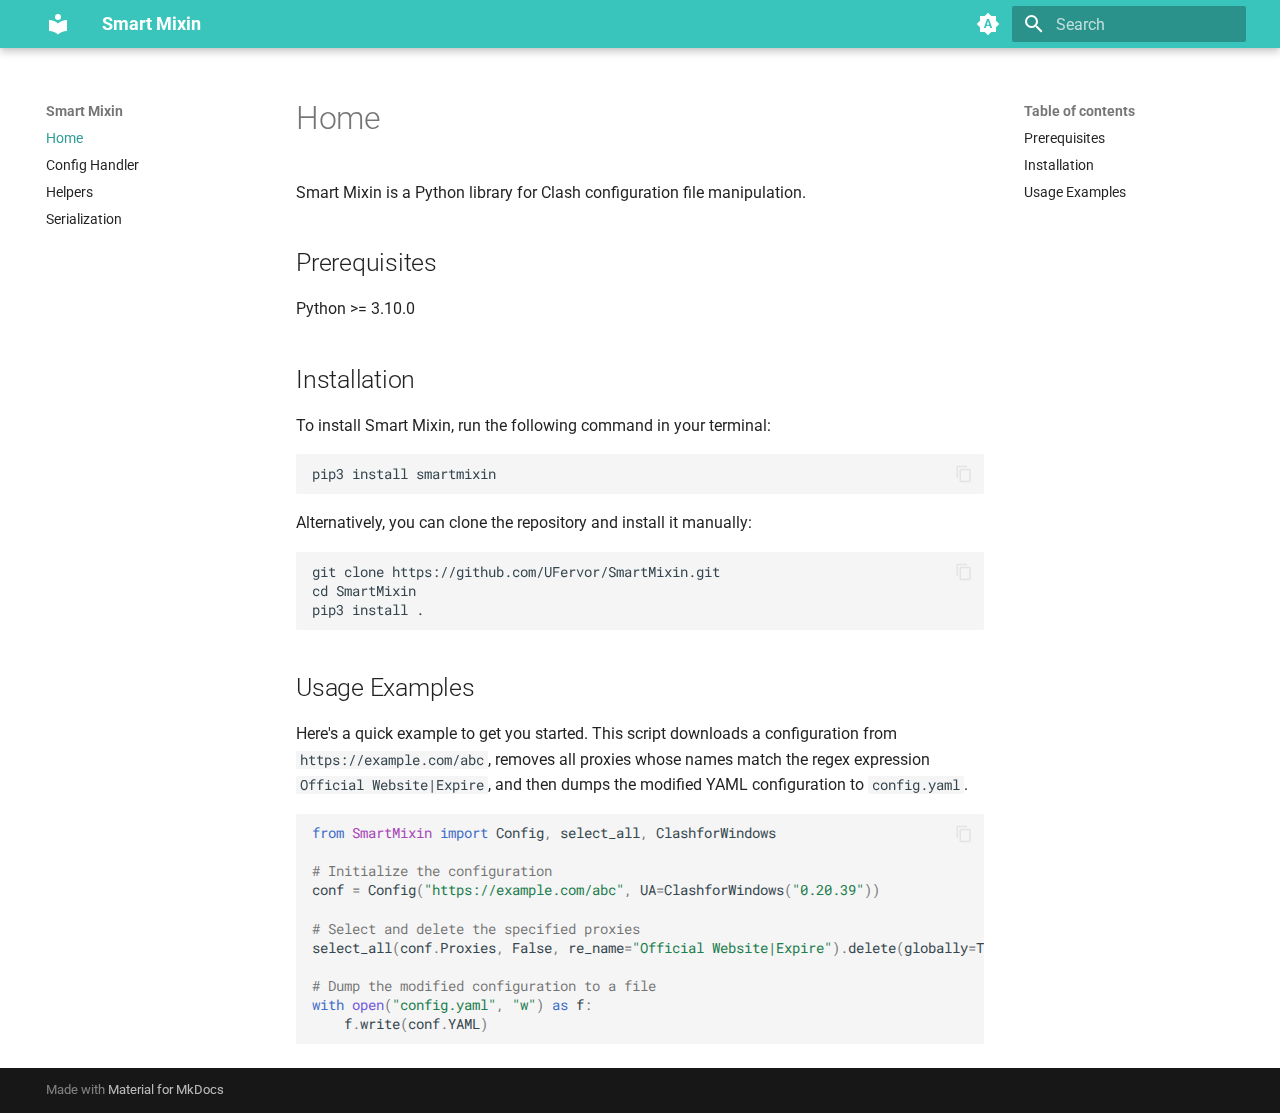
<file: index.html>
<!doctype html>
<html lang="en" class="no-js">
  <head>
    
      <meta charset="utf-8">
      <meta name="viewport" content="width=device-width,initial-scale=1">
      
      
      
      
      
        <link rel="next" href="ConfigHandler/">
      
      
      <link rel="icon" href="assets/images/favicon.png">
      <meta name="generator" content="mkdocs-1.5.3, mkdocs-material-9.5.7">
    
    
      
        <title>Smart Mixin</title>
      
    
    
      <link rel="stylesheet" href="assets/stylesheets/main.f2e4d321.min.css">
      
        
        <link rel="stylesheet" href="assets/stylesheets/palette.06af60db.min.css">
      
      


    
    
      
    
    
      
        
        
        <link rel="preconnect" href="https://fonts.gstatic.com" crossorigin>
        <link rel="stylesheet" href="https://fonts.googleapis.com/css?family=Roboto:300,300i,400,400i,700,700i%7CRoboto+Mono:400,400i,700,700i&display=fallback">
        <style>:root{--md-text-font:"Roboto";--md-code-font:"Roboto Mono"}</style>
      
    
    
      <link rel="stylesheet" href="assets/_mkdocstrings.css">
    
      <link rel="stylesheet" href="stylesheets/extra.css">
    
    <script>__md_scope=new URL(".",location),__md_hash=e=>[...e].reduce((e,_)=>(e<<5)-e+_.charCodeAt(0),0),__md_get=(e,_=localStorage,t=__md_scope)=>JSON.parse(_.getItem(t.pathname+"."+e)),__md_set=(e,_,t=localStorage,a=__md_scope)=>{try{t.setItem(a.pathname+"."+e,JSON.stringify(_))}catch(e){}}</script>
    
      

    
    
    
  </head>
  
  
    
    
      
    
    
    
    
    <body dir="ltr" data-md-color-scheme="default" data-md-color-primary="indigo" data-md-color-accent="indigo">
  
    
    <input class="md-toggle" data-md-toggle="drawer" type="checkbox" id="__drawer" autocomplete="off">
    <input class="md-toggle" data-md-toggle="search" type="checkbox" id="__search" autocomplete="off">
    <label class="md-overlay" for="__drawer"></label>
    <div data-md-component="skip">
      
        
        <a href="#home" class="md-skip">
          Skip to content
        </a>
      
    </div>
    <div data-md-component="announce">
      
    </div>
    
    
      

  

<header class="md-header md-header--shadow" data-md-component="header">
  <nav class="md-header__inner md-grid" aria-label="Header">
    <a href="." title="Smart Mixin" class="md-header__button md-logo" aria-label="Smart Mixin" data-md-component="logo">
      
  
  <svg xmlns="http://www.w3.org/2000/svg" viewBox="0 0 24 24"><path d="M12 8a3 3 0 0 0 3-3 3 3 0 0 0-3-3 3 3 0 0 0-3 3 3 3 0 0 0 3 3m0 3.54C9.64 9.35 6.5 8 3 8v11c3.5 0 6.64 1.35 9 3.54 2.36-2.19 5.5-3.54 9-3.54V8c-3.5 0-6.64 1.35-9 3.54Z"/></svg>

    </a>
    <label class="md-header__button md-icon" for="__drawer">
      
      <svg xmlns="http://www.w3.org/2000/svg" viewBox="0 0 24 24"><path d="M3 6h18v2H3V6m0 5h18v2H3v-2m0 5h18v2H3v-2Z"/></svg>
    </label>
    <div class="md-header__title" data-md-component="header-title">
      <div class="md-header__ellipsis">
        <div class="md-header__topic">
          <span class="md-ellipsis">
            Smart Mixin
          </span>
        </div>
        <div class="md-header__topic" data-md-component="header-topic">
          <span class="md-ellipsis">
            
              Home
            
          </span>
        </div>
      </div>
    </div>
    
      
        <form class="md-header__option" data-md-component="palette">
  
    
    
    
    <input class="md-option" data-md-color-media="(prefers-color-scheme)" data-md-color-scheme="default" data-md-color-primary="indigo" data-md-color-accent="indigo"  aria-label="Switch to light mode"  type="radio" name="__palette" id="__palette_0">
    
      <label class="md-header__button md-icon" title="Switch to light mode" for="__palette_1" hidden>
        <svg xmlns="http://www.w3.org/2000/svg" viewBox="0 0 24 24"><path d="m14.3 16-.7-2h-3.2l-.7 2H7.8L11 7h2l3.2 9h-1.9M20 8.69V4h-4.69L12 .69 8.69 4H4v4.69L.69 12 4 15.31V20h4.69L12 23.31 15.31 20H20v-4.69L23.31 12 20 8.69m-9.15 3.96h2.3L12 9l-1.15 3.65Z"/></svg>
      </label>
    
  
    
    
    
    <input class="md-option" data-md-color-media="(prefers-color-scheme: light)" data-md-color-scheme="default" data-md-color-primary="indigo" data-md-color-accent="indigo"  aria-label="Switch to dark mode"  type="radio" name="__palette" id="__palette_1">
    
      <label class="md-header__button md-icon" title="Switch to dark mode" for="__palette_2" hidden>
        <svg xmlns="http://www.w3.org/2000/svg" viewBox="0 0 24 24"><path d="M12 8a4 4 0 0 0-4 4 4 4 0 0 0 4 4 4 4 0 0 0 4-4 4 4 0 0 0-4-4m0 10a6 6 0 0 1-6-6 6 6 0 0 1 6-6 6 6 0 0 1 6 6 6 6 0 0 1-6 6m8-9.31V4h-4.69L12 .69 8.69 4H4v4.69L.69 12 4 15.31V20h4.69L12 23.31 15.31 20H20v-4.69L23.31 12 20 8.69Z"/></svg>
      </label>
    
  
    
    
    
    <input class="md-option" data-md-color-media="(prefers-color-scheme: dark)" data-md-color-scheme="slate" data-md-color-primary="indigo" data-md-color-accent="indigo"  aria-label="Switch to system preference"  type="radio" name="__palette" id="__palette_2">
    
      <label class="md-header__button md-icon" title="Switch to system preference" for="__palette_0" hidden>
        <svg xmlns="http://www.w3.org/2000/svg" viewBox="0 0 24 24"><path d="M12 18c-.89 0-1.74-.2-2.5-.55C11.56 16.5 13 14.42 13 12c0-2.42-1.44-4.5-3.5-5.45C10.26 6.2 11.11 6 12 6a6 6 0 0 1 6 6 6 6 0 0 1-6 6m8-9.31V4h-4.69L12 .69 8.69 4H4v4.69L.69 12 4 15.31V20h4.69L12 23.31 15.31 20H20v-4.69L23.31 12 20 8.69Z"/></svg>
      </label>
    
  
</form>
      
    
    
      <script>var media,input,key,value,palette=__md_get("__palette");if(palette&&palette.color){"(prefers-color-scheme)"===palette.color.media&&(media=matchMedia("(prefers-color-scheme: light)"),input=document.querySelector(media.matches?"[data-md-color-media='(prefers-color-scheme: light)']":"[data-md-color-media='(prefers-color-scheme: dark)']"),palette.color.media=input.getAttribute("data-md-color-media"),palette.color.scheme=input.getAttribute("data-md-color-scheme"),palette.color.primary=input.getAttribute("data-md-color-primary"),palette.color.accent=input.getAttribute("data-md-color-accent"));for([key,value]of Object.entries(palette.color))document.body.setAttribute("data-md-color-"+key,value)}</script>
    
    
    
      <label class="md-header__button md-icon" for="__search">
        
        <svg xmlns="http://www.w3.org/2000/svg" viewBox="0 0 24 24"><path d="M9.5 3A6.5 6.5 0 0 1 16 9.5c0 1.61-.59 3.09-1.56 4.23l.27.27h.79l5 5-1.5 1.5-5-5v-.79l-.27-.27A6.516 6.516 0 0 1 9.5 16 6.5 6.5 0 0 1 3 9.5 6.5 6.5 0 0 1 9.5 3m0 2C7 5 5 7 5 9.5S7 14 9.5 14 14 12 14 9.5 12 5 9.5 5Z"/></svg>
      </label>
      <div class="md-search" data-md-component="search" role="dialog">
  <label class="md-search__overlay" for="__search"></label>
  <div class="md-search__inner" role="search">
    <form class="md-search__form" name="search">
      <input type="text" class="md-search__input" name="query" aria-label="Search" placeholder="Search" autocapitalize="off" autocorrect="off" autocomplete="off" spellcheck="false" data-md-component="search-query" required>
      <label class="md-search__icon md-icon" for="__search">
        
        <svg xmlns="http://www.w3.org/2000/svg" viewBox="0 0 24 24"><path d="M9.5 3A6.5 6.5 0 0 1 16 9.5c0 1.61-.59 3.09-1.56 4.23l.27.27h.79l5 5-1.5 1.5-5-5v-.79l-.27-.27A6.516 6.516 0 0 1 9.5 16 6.5 6.5 0 0 1 3 9.5 6.5 6.5 0 0 1 9.5 3m0 2C7 5 5 7 5 9.5S7 14 9.5 14 14 12 14 9.5 12 5 9.5 5Z"/></svg>
        
        <svg xmlns="http://www.w3.org/2000/svg" viewBox="0 0 24 24"><path d="M20 11v2H8l5.5 5.5-1.42 1.42L4.16 12l7.92-7.92L13.5 5.5 8 11h12Z"/></svg>
      </label>
      <nav class="md-search__options" aria-label="Search">
        
        <button type="reset" class="md-search__icon md-icon" title="Clear" aria-label="Clear" tabindex="-1">
          
          <svg xmlns="http://www.w3.org/2000/svg" viewBox="0 0 24 24"><path d="M19 6.41 17.59 5 12 10.59 6.41 5 5 6.41 10.59 12 5 17.59 6.41 19 12 13.41 17.59 19 19 17.59 13.41 12 19 6.41Z"/></svg>
        </button>
      </nav>
      
    </form>
    <div class="md-search__output">
      <div class="md-search__scrollwrap" data-md-scrollfix>
        <div class="md-search-result" data-md-component="search-result">
          <div class="md-search-result__meta">
            Initializing search
          </div>
          <ol class="md-search-result__list" role="presentation"></ol>
        </div>
      </div>
    </div>
  </div>
</div>
    
    
  </nav>
  
</header>
    
    <div class="md-container" data-md-component="container">
      
      
        
          
        
      
      <main class="md-main" data-md-component="main">
        <div class="md-main__inner md-grid">
          
            
              
              <div class="md-sidebar md-sidebar--primary" data-md-component="sidebar" data-md-type="navigation" >
                <div class="md-sidebar__scrollwrap">
                  <div class="md-sidebar__inner">
                    



<nav class="md-nav md-nav--primary" aria-label="Navigation" data-md-level="0">
  <label class="md-nav__title" for="__drawer">
    <a href="." title="Smart Mixin" class="md-nav__button md-logo" aria-label="Smart Mixin" data-md-component="logo">
      
  
  <svg xmlns="http://www.w3.org/2000/svg" viewBox="0 0 24 24"><path d="M12 8a3 3 0 0 0 3-3 3 3 0 0 0-3-3 3 3 0 0 0-3 3 3 3 0 0 0 3 3m0 3.54C9.64 9.35 6.5 8 3 8v11c3.5 0 6.64 1.35 9 3.54 2.36-2.19 5.5-3.54 9-3.54V8c-3.5 0-6.64 1.35-9 3.54Z"/></svg>

    </a>
    Smart Mixin
  </label>
  
  <ul class="md-nav__list" data-md-scrollfix>
    
      
      
  
  
    
  
  
  
    <li class="md-nav__item md-nav__item--active">
      
      <input class="md-nav__toggle md-toggle" type="checkbox" id="__toc">
      
      
        
      
      
        <label class="md-nav__link md-nav__link--active" for="__toc">
          
  
  <span class="md-ellipsis">
    Home
  </span>
  

          <span class="md-nav__icon md-icon"></span>
        </label>
      
      <a href="." class="md-nav__link md-nav__link--active">
        
  
  <span class="md-ellipsis">
    Home
  </span>
  

      </a>
      
        

<nav class="md-nav md-nav--secondary" aria-label="Table of contents">
  
  
  
    
  
  
    <label class="md-nav__title" for="__toc">
      <span class="md-nav__icon md-icon"></span>
      Table of contents
    </label>
    <ul class="md-nav__list" data-md-component="toc" data-md-scrollfix>
      
        <li class="md-nav__item">
  <a href="#prerequisites" class="md-nav__link">
    <span class="md-ellipsis">
      Prerequisites
    </span>
  </a>
  
</li>
      
        <li class="md-nav__item">
  <a href="#installation" class="md-nav__link">
    <span class="md-ellipsis">
      Installation
    </span>
  </a>
  
</li>
      
        <li class="md-nav__item">
  <a href="#usage-examples" class="md-nav__link">
    <span class="md-ellipsis">
      Usage Examples
    </span>
  </a>
  
</li>
      
    </ul>
  
</nav>
      
    </li>
  

    
      
      
  
  
  
  
    <li class="md-nav__item">
      <a href="ConfigHandler/" class="md-nav__link">
        
  
  <span class="md-ellipsis">
    Config Handler
  </span>
  

      </a>
    </li>
  

    
      
      
  
  
  
  
    <li class="md-nav__item">
      <a href="Helpers/" class="md-nav__link">
        
  
  <span class="md-ellipsis">
    Helpers
  </span>
  

      </a>
    </li>
  

    
      
      
  
  
  
  
    <li class="md-nav__item">
      <a href="Serialization/" class="md-nav__link">
        
  
  <span class="md-ellipsis">
    Serialization
  </span>
  

      </a>
    </li>
  

    
  </ul>
</nav>
                  </div>
                </div>
              </div>
            
            
              
              <div class="md-sidebar md-sidebar--secondary" data-md-component="sidebar" data-md-type="toc" >
                <div class="md-sidebar__scrollwrap">
                  <div class="md-sidebar__inner">
                    

<nav class="md-nav md-nav--secondary" aria-label="Table of contents">
  
  
  
    
  
  
    <label class="md-nav__title" for="__toc">
      <span class="md-nav__icon md-icon"></span>
      Table of contents
    </label>
    <ul class="md-nav__list" data-md-component="toc" data-md-scrollfix>
      
        <li class="md-nav__item">
  <a href="#prerequisites" class="md-nav__link">
    <span class="md-ellipsis">
      Prerequisites
    </span>
  </a>
  
</li>
      
        <li class="md-nav__item">
  <a href="#installation" class="md-nav__link">
    <span class="md-ellipsis">
      Installation
    </span>
  </a>
  
</li>
      
        <li class="md-nav__item">
  <a href="#usage-examples" class="md-nav__link">
    <span class="md-ellipsis">
      Usage Examples
    </span>
  </a>
  
</li>
      
    </ul>
  
</nav>
                  </div>
                </div>
              </div>
            
          
          
            <div class="md-content" data-md-component="content">
              <article class="md-content__inner md-typeset">
                
                  


<h1 id="home">Home</h1>
<p>Smart Mixin is a Python library for Clash configuration file manipulation.</p>
<h2 id="prerequisites">Prerequisites</h2>
<p>Python &gt;= 3.10.0</p>
<h2 id="installation">Installation</h2>
<p>To install Smart Mixin, run the following command in your terminal:</p>
<div class="language-text highlight"><pre><span></span><code><span id="__span-0-1"><a id="__codelineno-0-1" name="__codelineno-0-1" href="#__codelineno-0-1"></a>pip3 install smartmixin
</span></code></pre></div>
<p>Alternatively, you can clone the repository and install it manually:</p>
<div class="language-text highlight"><pre><span></span><code><span id="__span-1-1"><a id="__codelineno-1-1" name="__codelineno-1-1" href="#__codelineno-1-1"></a>git clone https://github.com/UFervor/SmartMixin.git
</span><span id="__span-1-2"><a id="__codelineno-1-2" name="__codelineno-1-2" href="#__codelineno-1-2"></a>cd SmartMixin
</span><span id="__span-1-3"><a id="__codelineno-1-3" name="__codelineno-1-3" href="#__codelineno-1-3"></a>pip3 install .
</span></code></pre></div>
<h2 id="usage-examples">Usage Examples</h2>
<p>Here's a quick example to get you started. This script downloads a configuration from <code>https://example.com/abc</code>, removes all proxies whose names match the regex expression <code>Official Website|Expire</code>, and then dumps the modified YAML configuration to <code>config.yaml</code>.</p>
<div class="language-python highlight"><pre><span></span><code><span id="__span-2-1"><a id="__codelineno-2-1" name="__codelineno-2-1" href="#__codelineno-2-1"></a><span class="kn">from</span> <span class="nn">SmartMixin</span> <span class="kn">import</span> <span class="n">Config</span><span class="p">,</span> <span class="n">select_all</span><span class="p">,</span> <span class="n">ClashforWindows</span>
</span><span id="__span-2-2"><a id="__codelineno-2-2" name="__codelineno-2-2" href="#__codelineno-2-2"></a>
</span><span id="__span-2-3"><a id="__codelineno-2-3" name="__codelineno-2-3" href="#__codelineno-2-3"></a><span class="c1"># Initialize the configuration</span>
</span><span id="__span-2-4"><a id="__codelineno-2-4" name="__codelineno-2-4" href="#__codelineno-2-4"></a><span class="n">conf</span> <span class="o">=</span> <span class="n">Config</span><span class="p">(</span><span class="s2">&quot;https://example.com/abc&quot;</span><span class="p">,</span> <span class="n">UA</span><span class="o">=</span><span class="n">ClashforWindows</span><span class="p">(</span><span class="s2">&quot;0.20.39&quot;</span><span class="p">))</span>
</span><span id="__span-2-5"><a id="__codelineno-2-5" name="__codelineno-2-5" href="#__codelineno-2-5"></a>
</span><span id="__span-2-6"><a id="__codelineno-2-6" name="__codelineno-2-6" href="#__codelineno-2-6"></a><span class="c1"># Select and delete the specified proxies</span>
</span><span id="__span-2-7"><a id="__codelineno-2-7" name="__codelineno-2-7" href="#__codelineno-2-7"></a><span class="n">select_all</span><span class="p">(</span><span class="n">conf</span><span class="o">.</span><span class="n">Proxies</span><span class="p">,</span> <span class="kc">False</span><span class="p">,</span> <span class="n">re_name</span><span class="o">=</span><span class="s2">&quot;Official Website|Expire&quot;</span><span class="p">)</span><span class="o">.</span><span class="n">delete</span><span class="p">(</span><span class="n">globally</span><span class="o">=</span><span class="kc">True</span><span class="p">)</span>
</span><span id="__span-2-8"><a id="__codelineno-2-8" name="__codelineno-2-8" href="#__codelineno-2-8"></a>
</span><span id="__span-2-9"><a id="__codelineno-2-9" name="__codelineno-2-9" href="#__codelineno-2-9"></a><span class="c1"># Dump the modified configuration to a file</span>
</span><span id="__span-2-10"><a id="__codelineno-2-10" name="__codelineno-2-10" href="#__codelineno-2-10"></a><span class="k">with</span> <span class="nb">open</span><span class="p">(</span><span class="s2">&quot;config.yaml&quot;</span><span class="p">,</span> <span class="s2">&quot;w&quot;</span><span class="p">)</span> <span class="k">as</span> <span class="n">f</span><span class="p">:</span>
</span><span id="__span-2-11"><a id="__codelineno-2-11" name="__codelineno-2-11" href="#__codelineno-2-11"></a>    <span class="n">f</span><span class="o">.</span><span class="n">write</span><span class="p">(</span><span class="n">conf</span><span class="o">.</span><span class="n">YAML</span><span class="p">)</span>
</span></code></pre></div>












                
              </article>
            </div>
          
          
<script>var target=document.getElementById(location.hash.slice(1));target&&target.name&&(target.checked=target.name.startsWith("__tabbed_"))</script>
        </div>
        
      </main>
      
        <footer class="md-footer">
  
  <div class="md-footer-meta md-typeset">
    <div class="md-footer-meta__inner md-grid">
      <div class="md-copyright">
  
  
    Made with
    <a href="https://squidfunk.github.io/mkdocs-material/" target="_blank" rel="noopener">
      Material for MkDocs
    </a>
  
</div>
      
    </div>
  </div>
</footer>
      
    </div>
    <div class="md-dialog" data-md-component="dialog">
      <div class="md-dialog__inner md-typeset"></div>
    </div>
    
    
    <script id="__config" type="application/json">{"base": ".", "features": ["content.code.copy"], "search": "assets/javascripts/workers/search.b8dbb3d2.min.js", "translations": {"clipboard.copied": "Copied to clipboard", "clipboard.copy": "Copy to clipboard", "search.result.more.one": "1 more on this page", "search.result.more.other": "# more on this page", "search.result.none": "No matching documents", "search.result.one": "1 matching document", "search.result.other": "# matching documents", "search.result.placeholder": "Type to start searching", "search.result.term.missing": "Missing", "select.version": "Select version"}}</script>
    
    
      <script src="assets/javascripts/bundle.caa56a14.min.js"></script>
      
    
  </body>
</html>
</file>
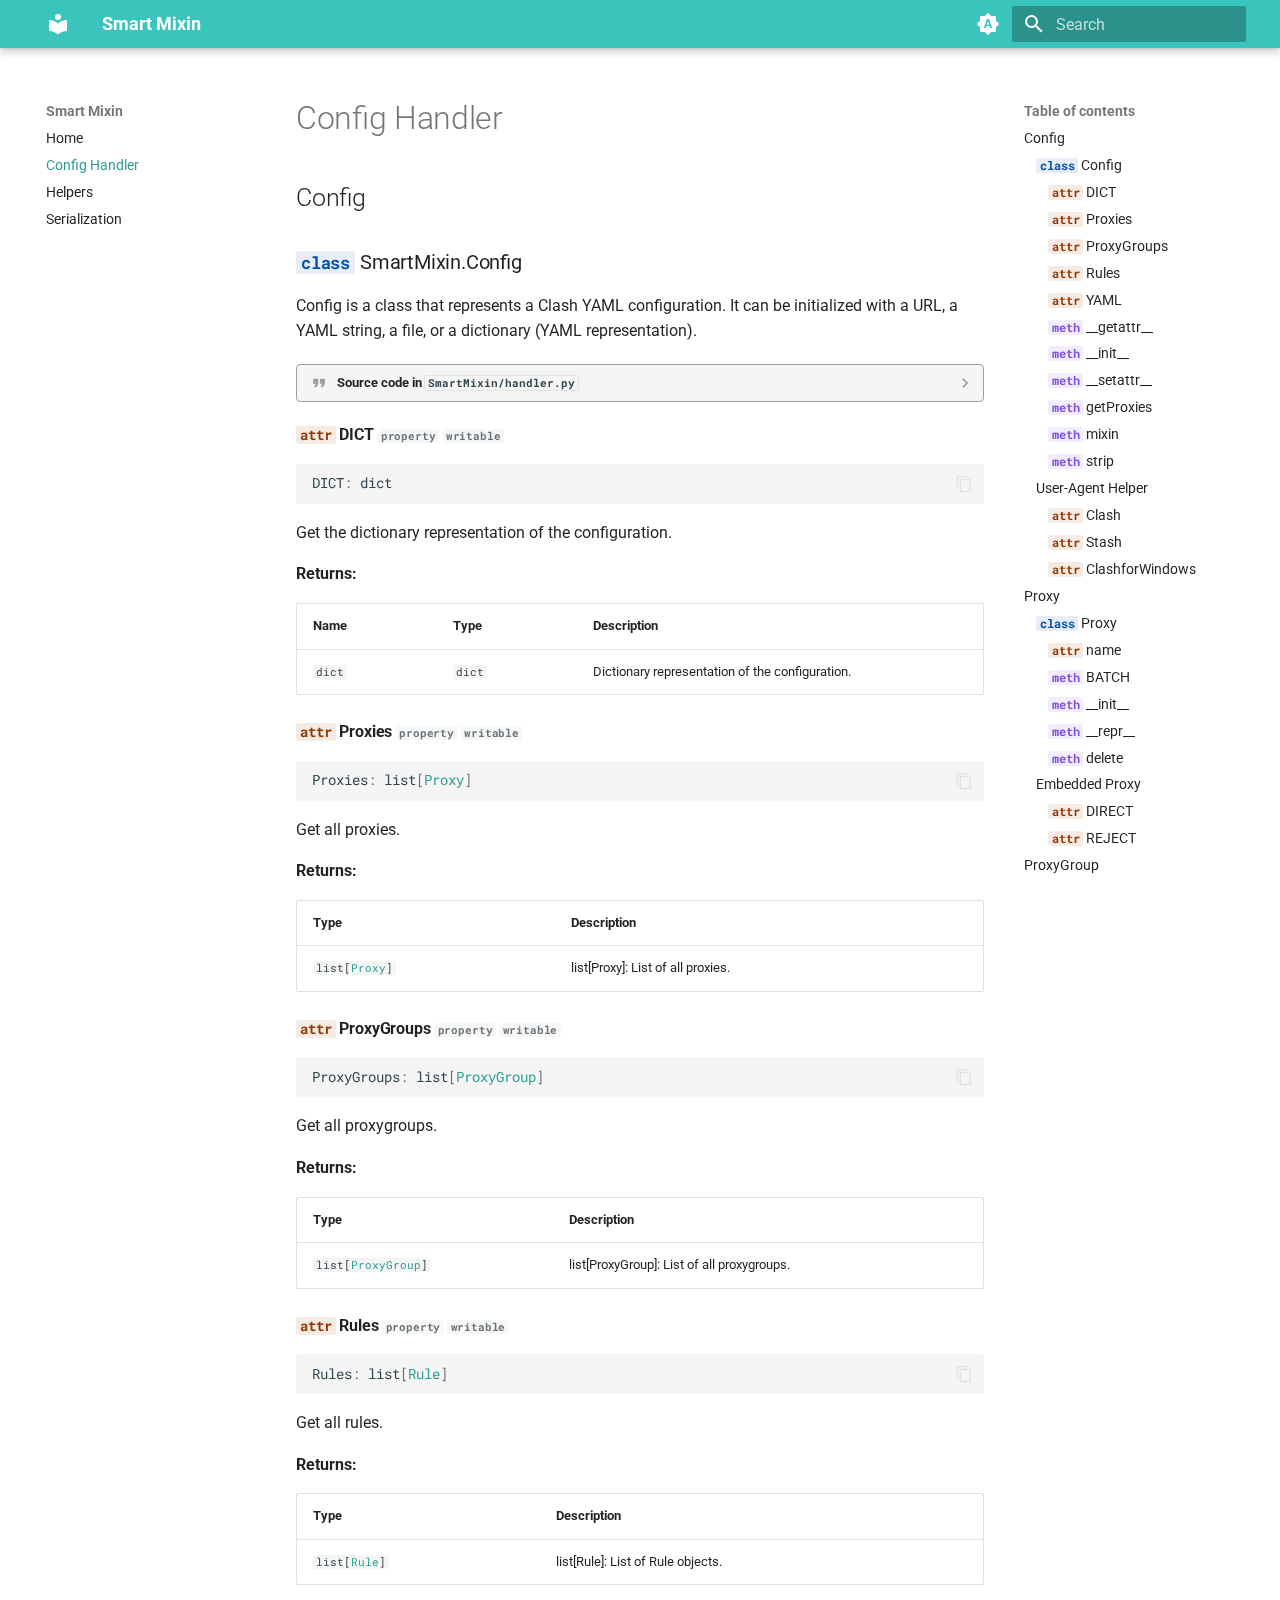
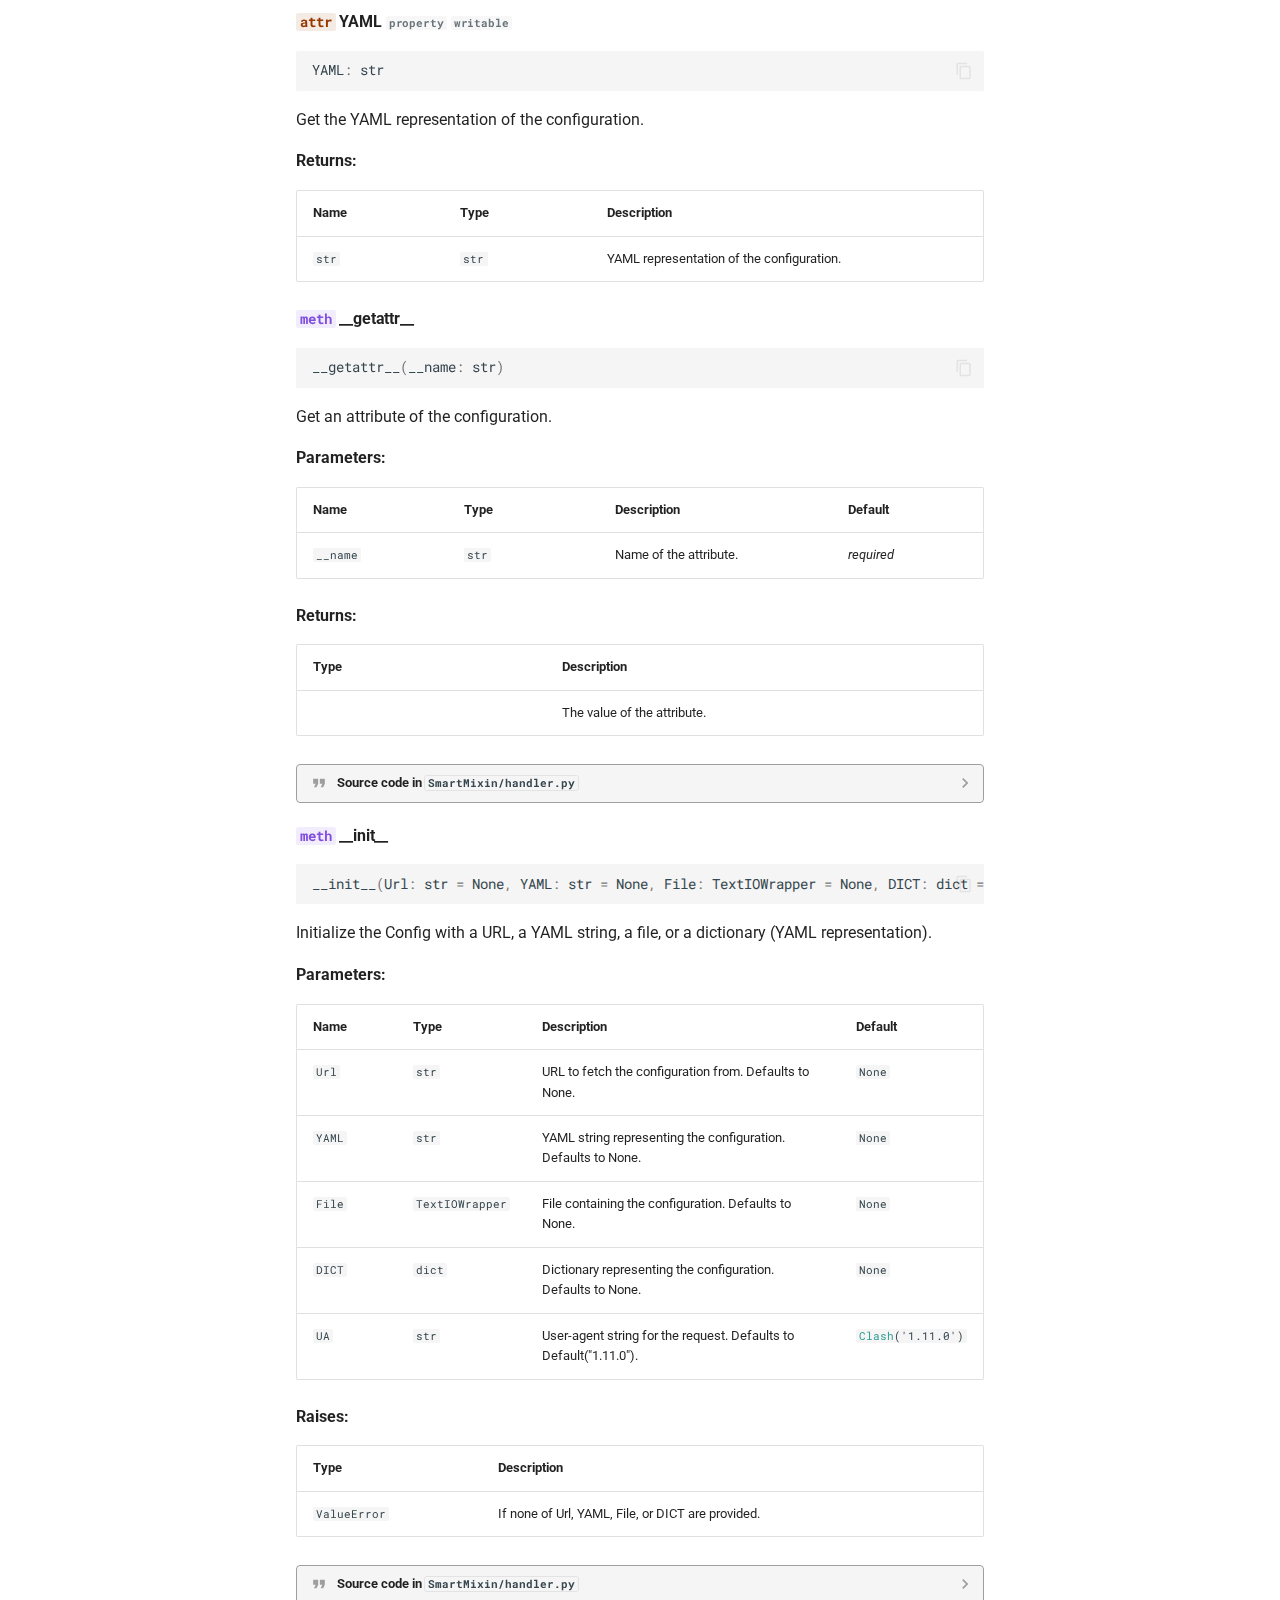
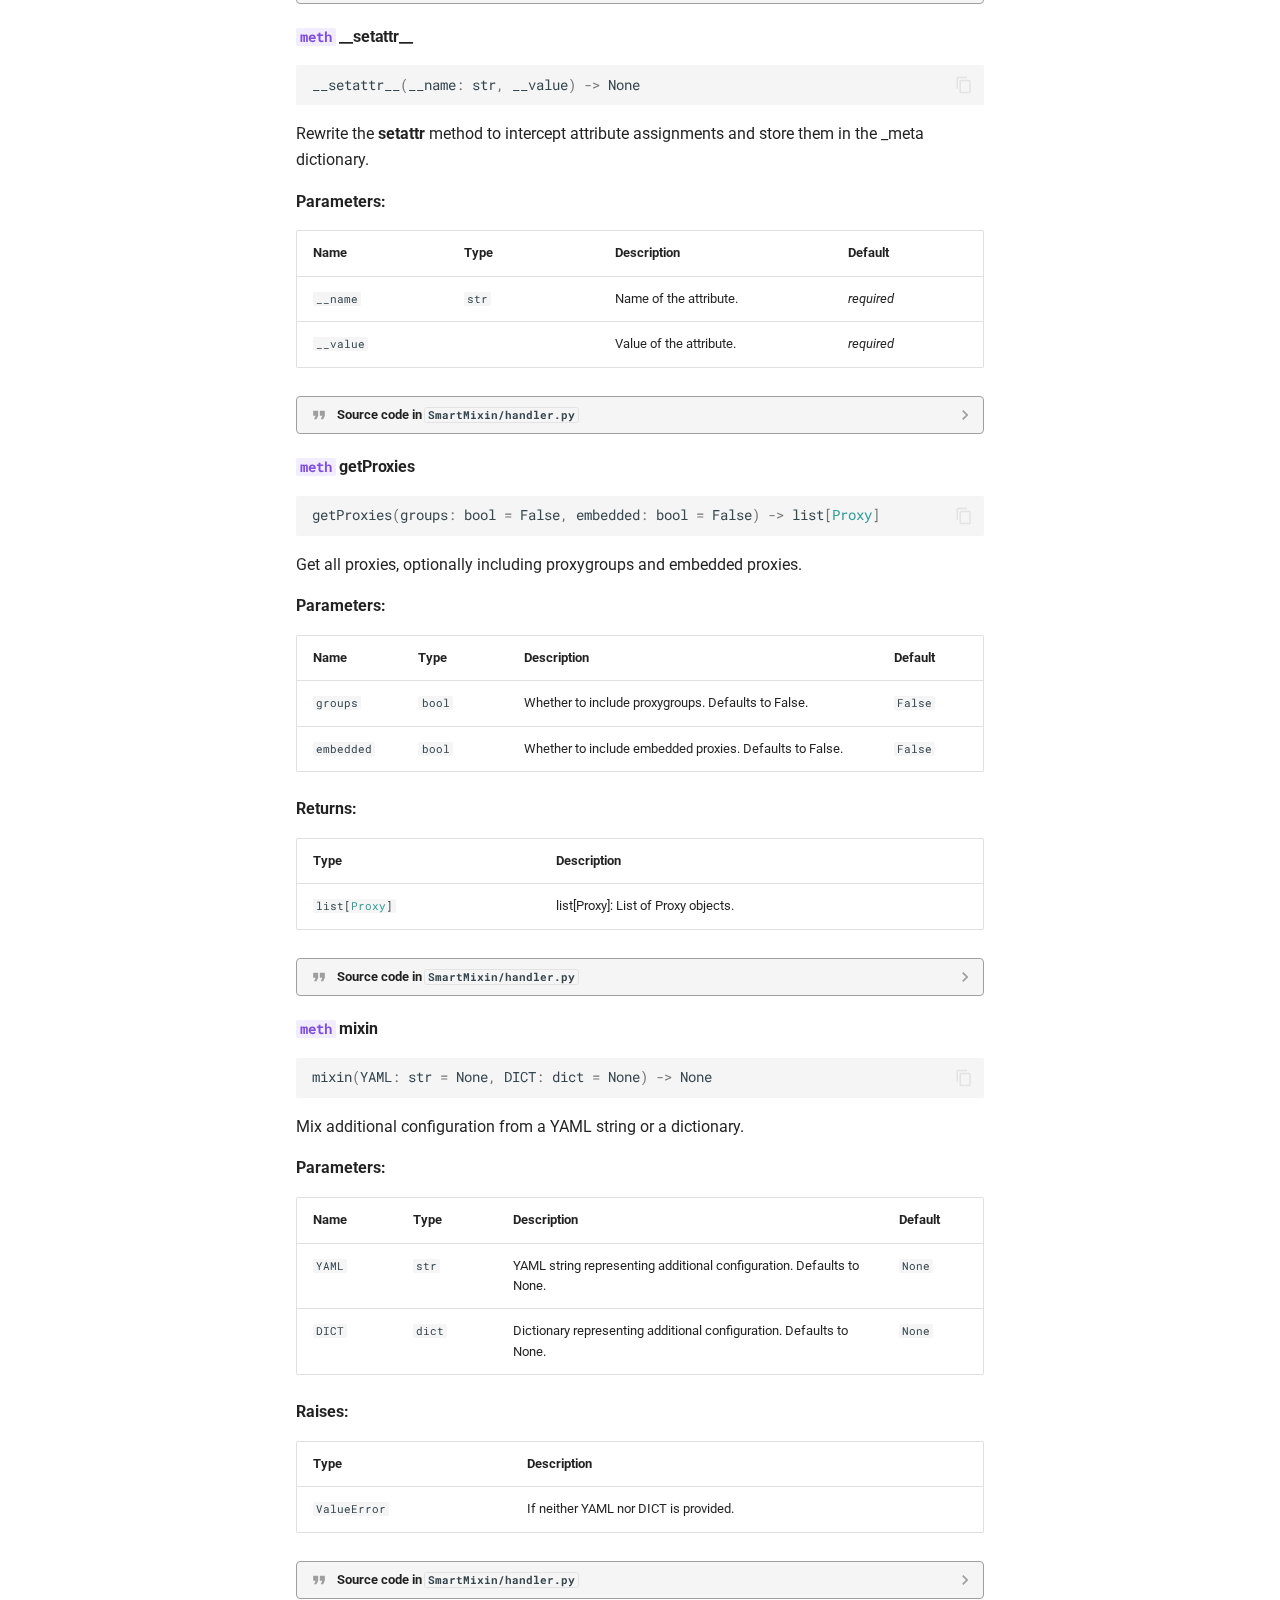
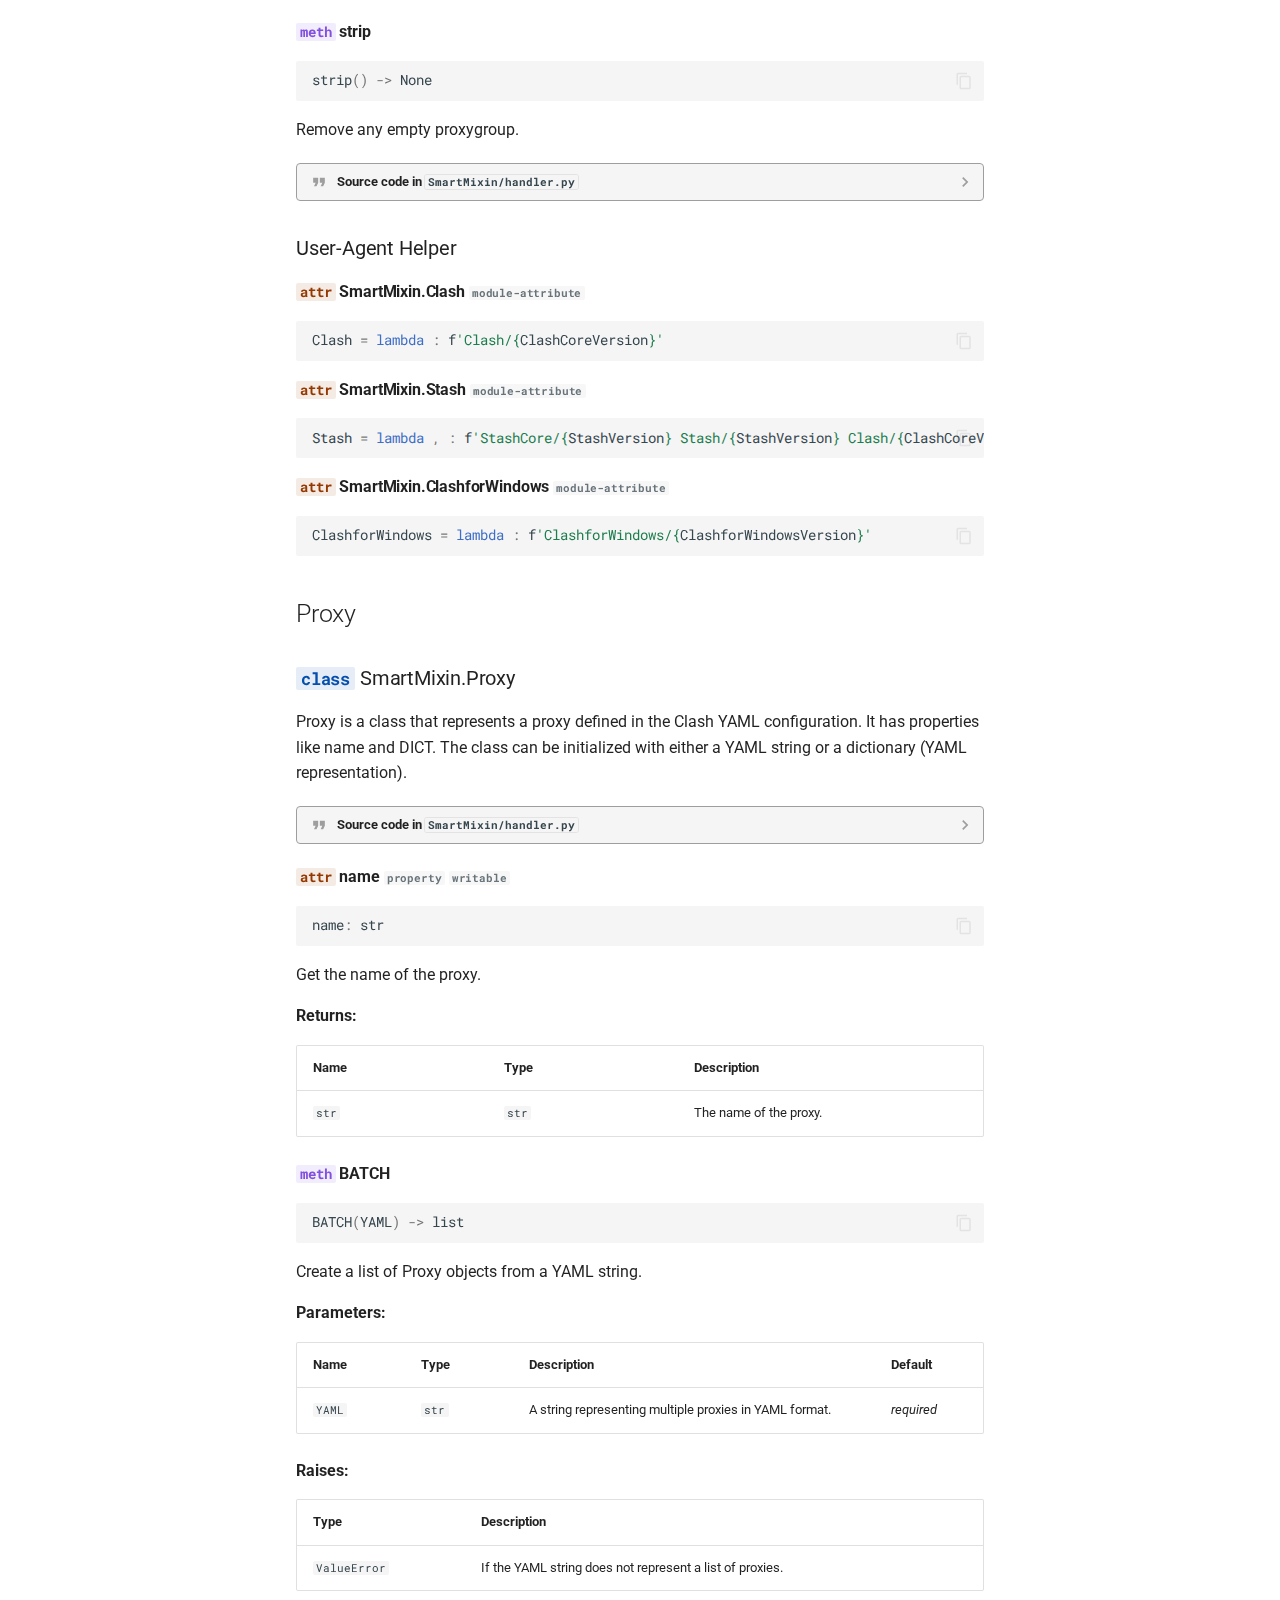
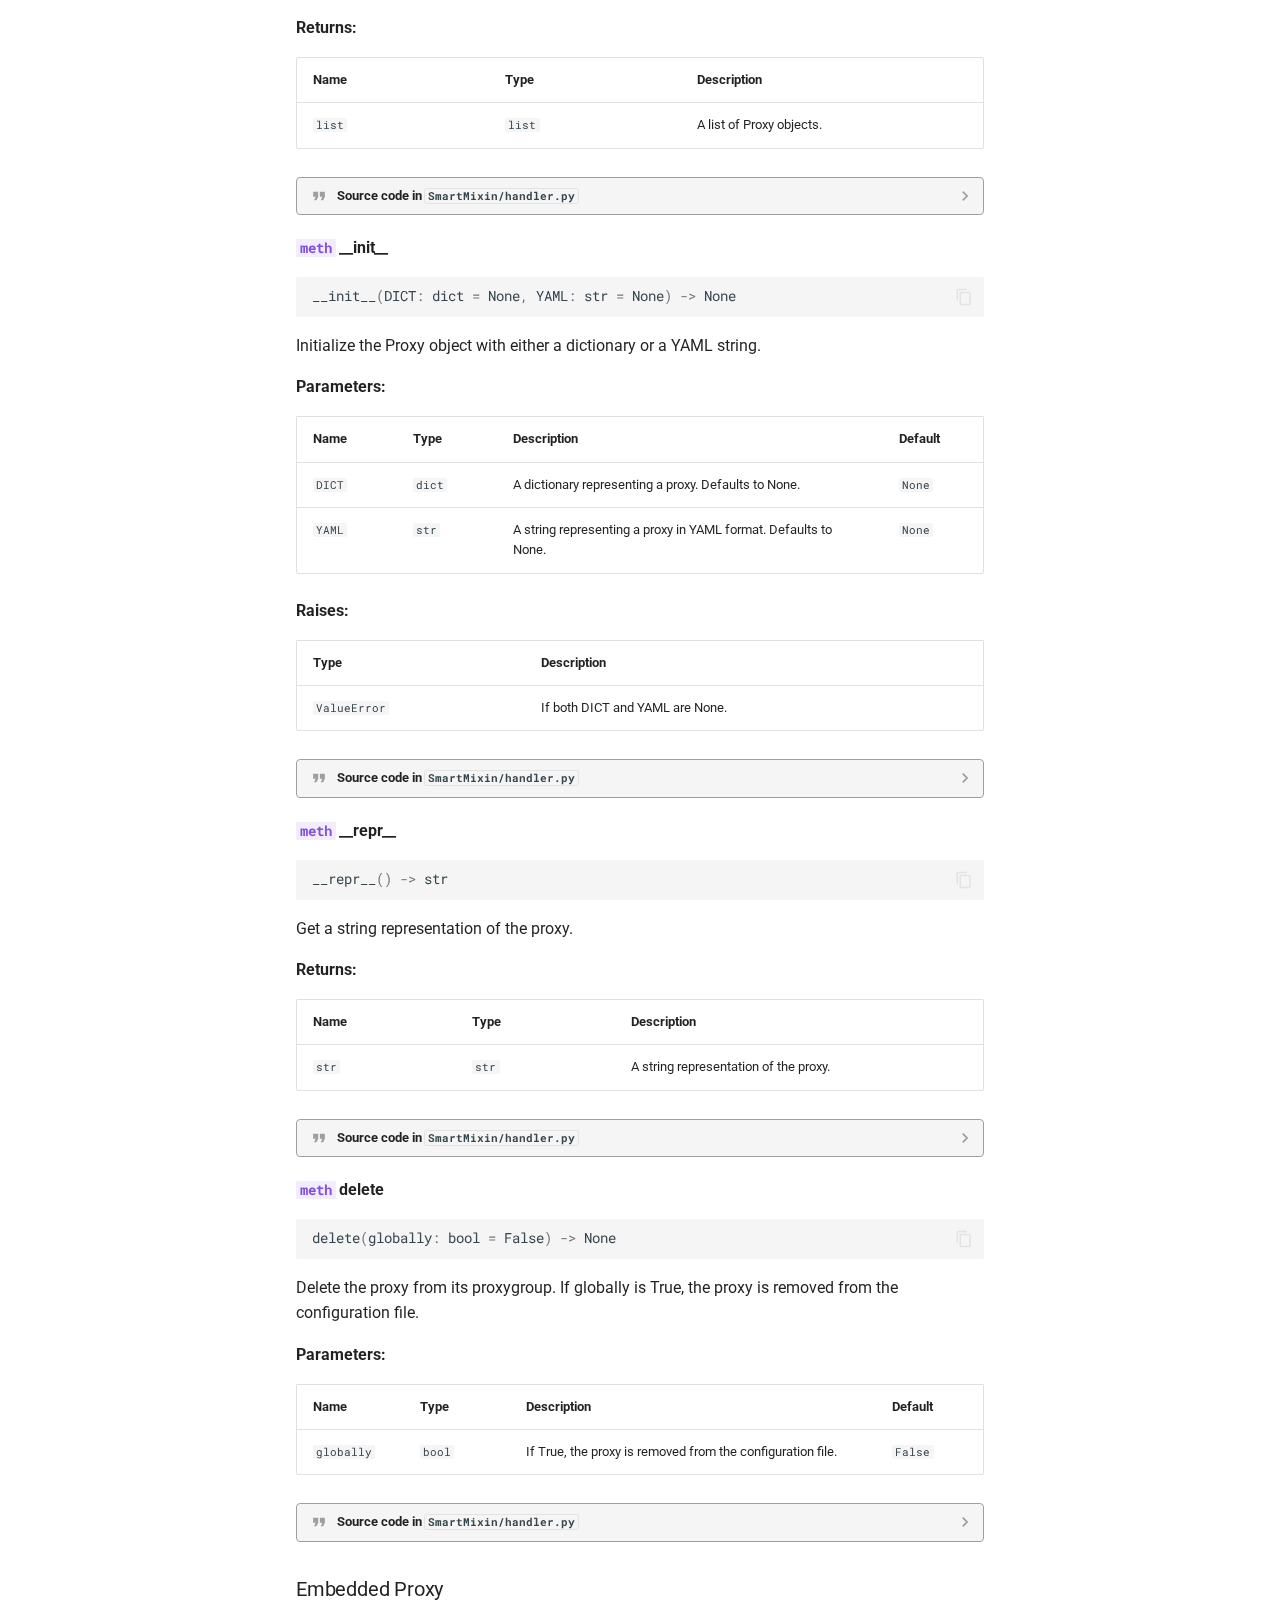
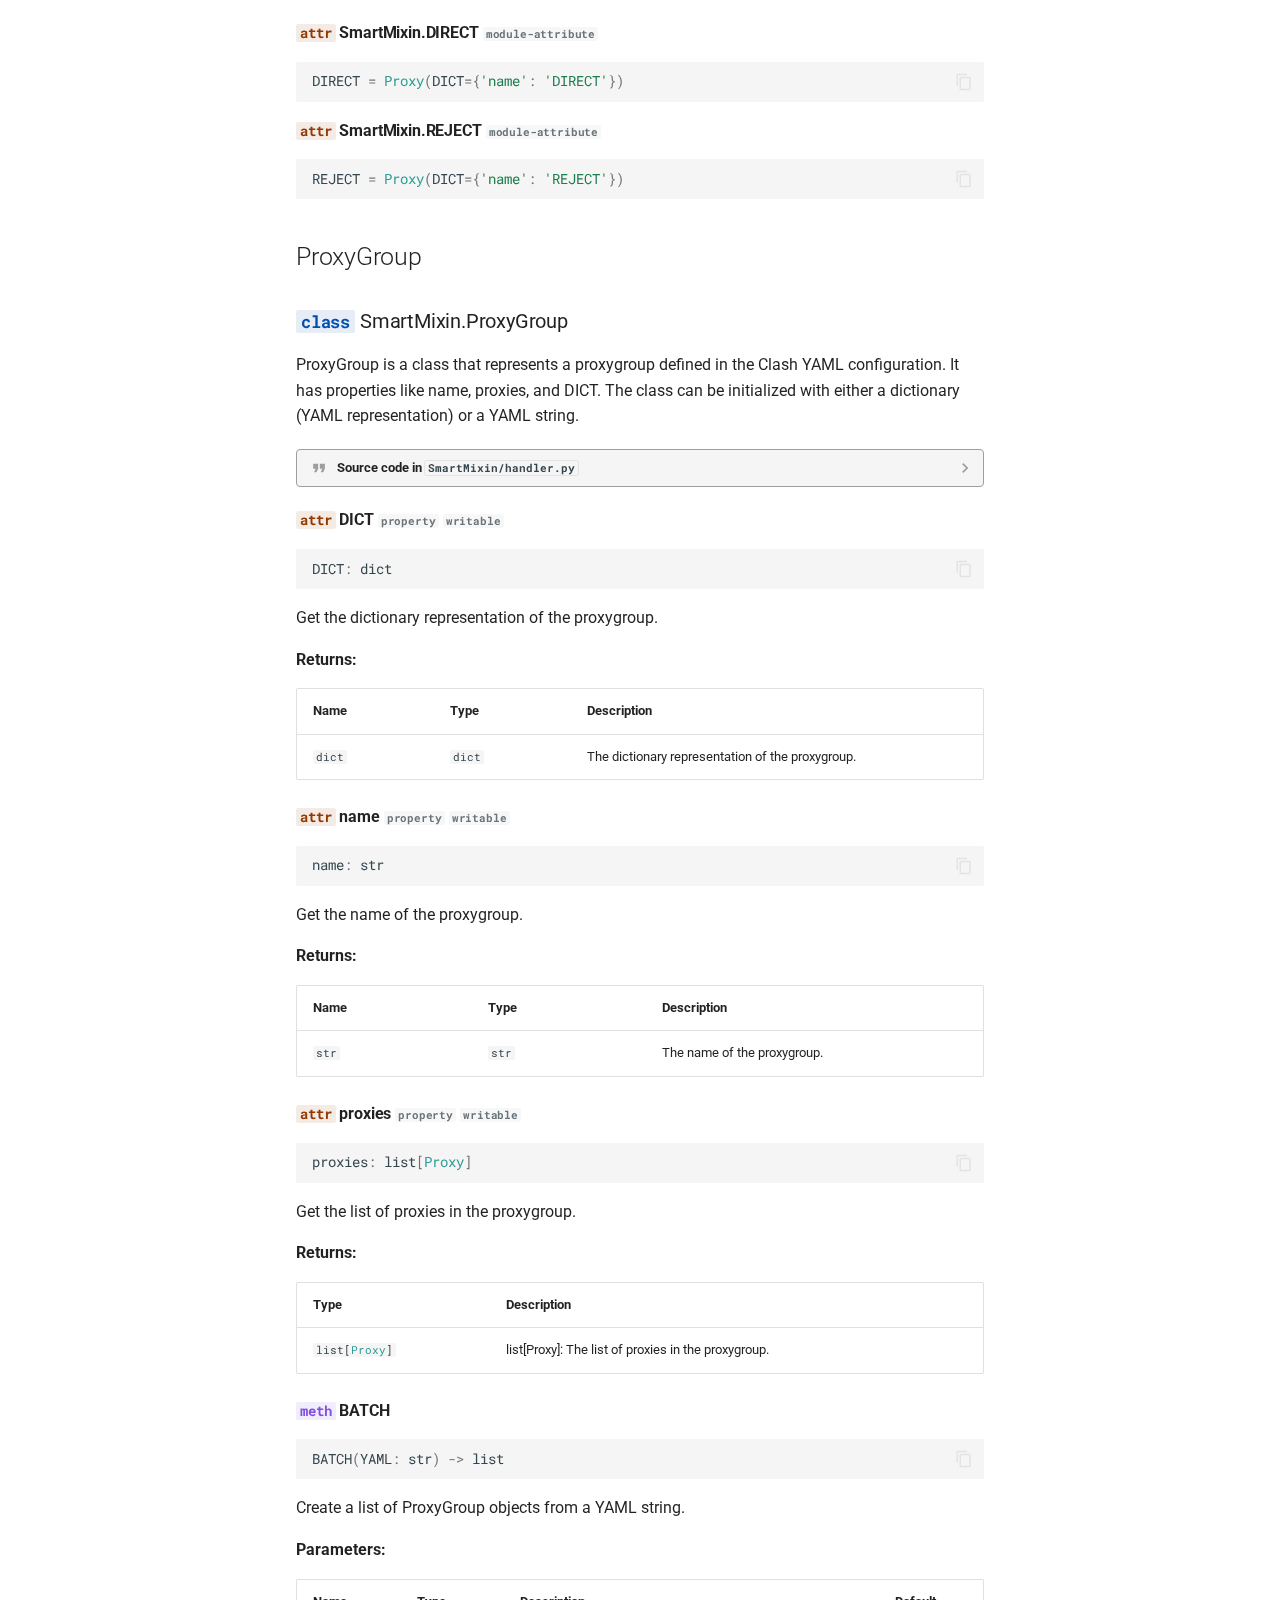
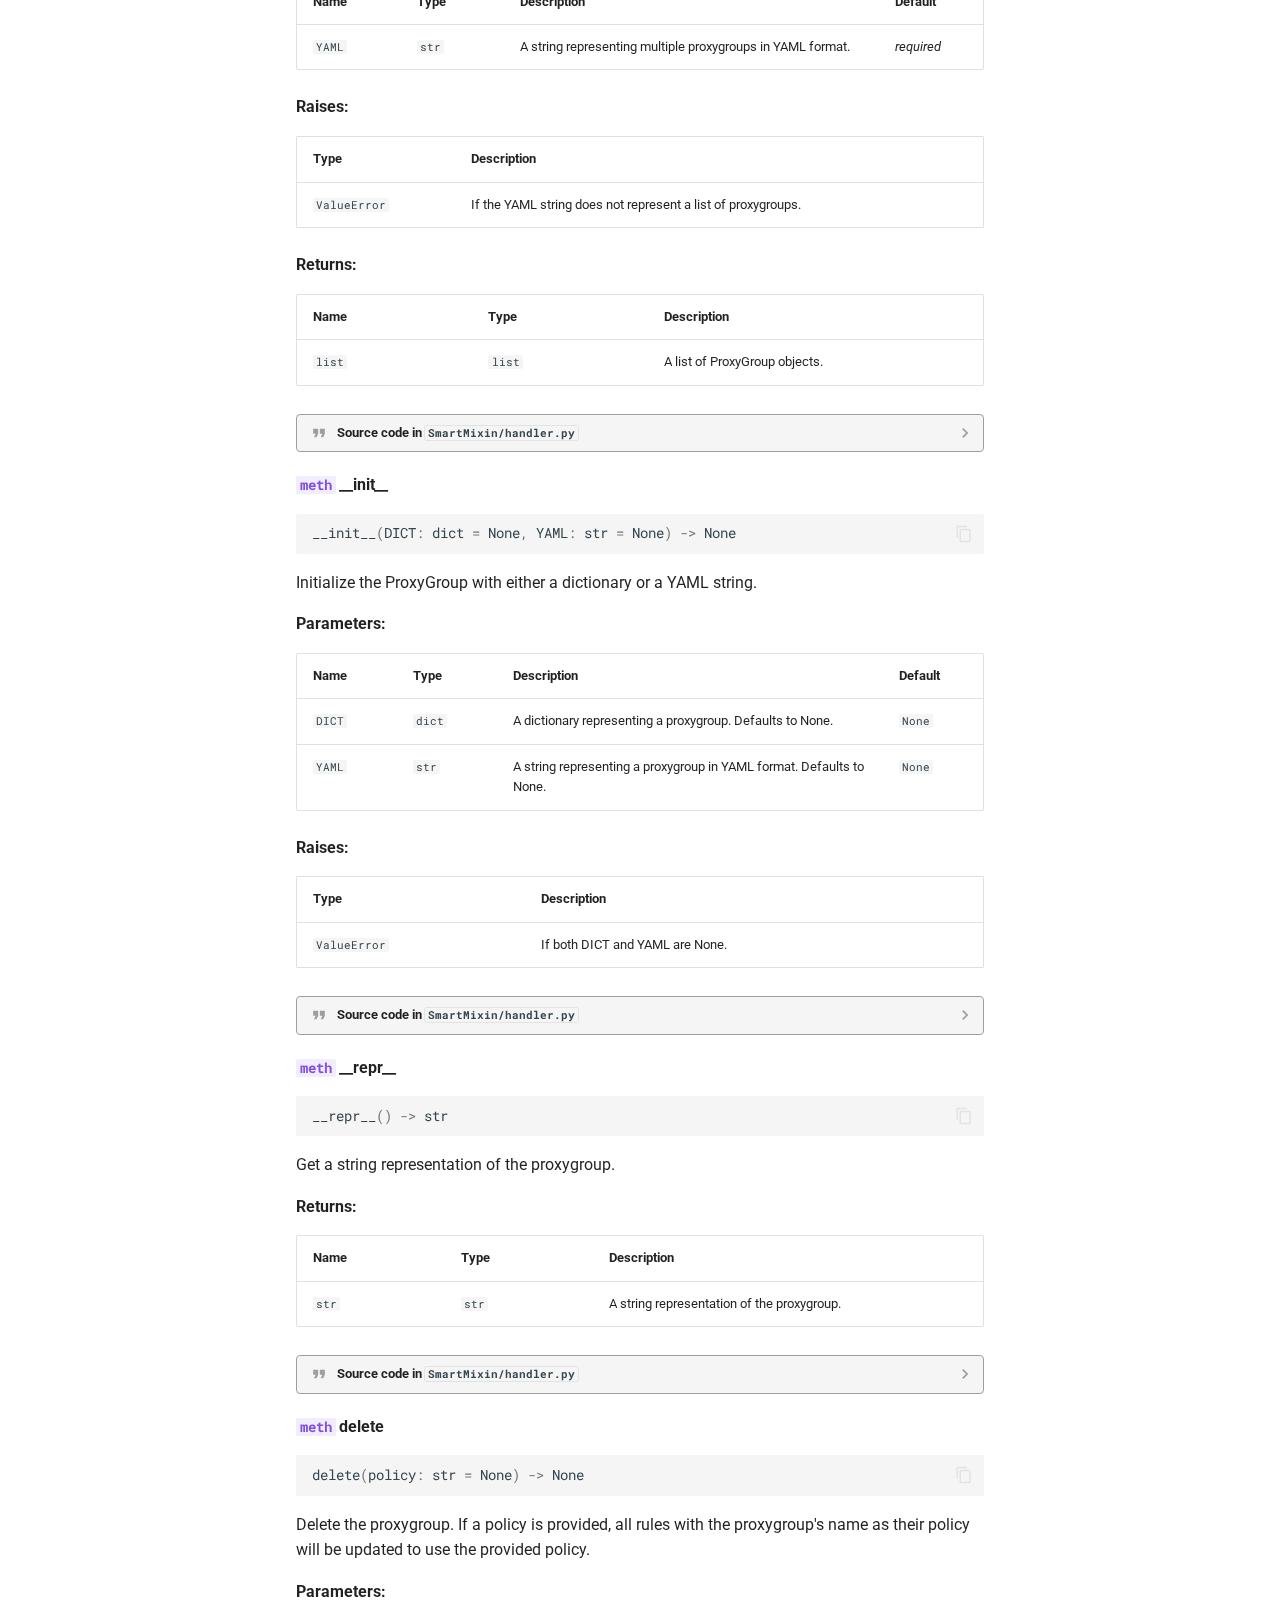
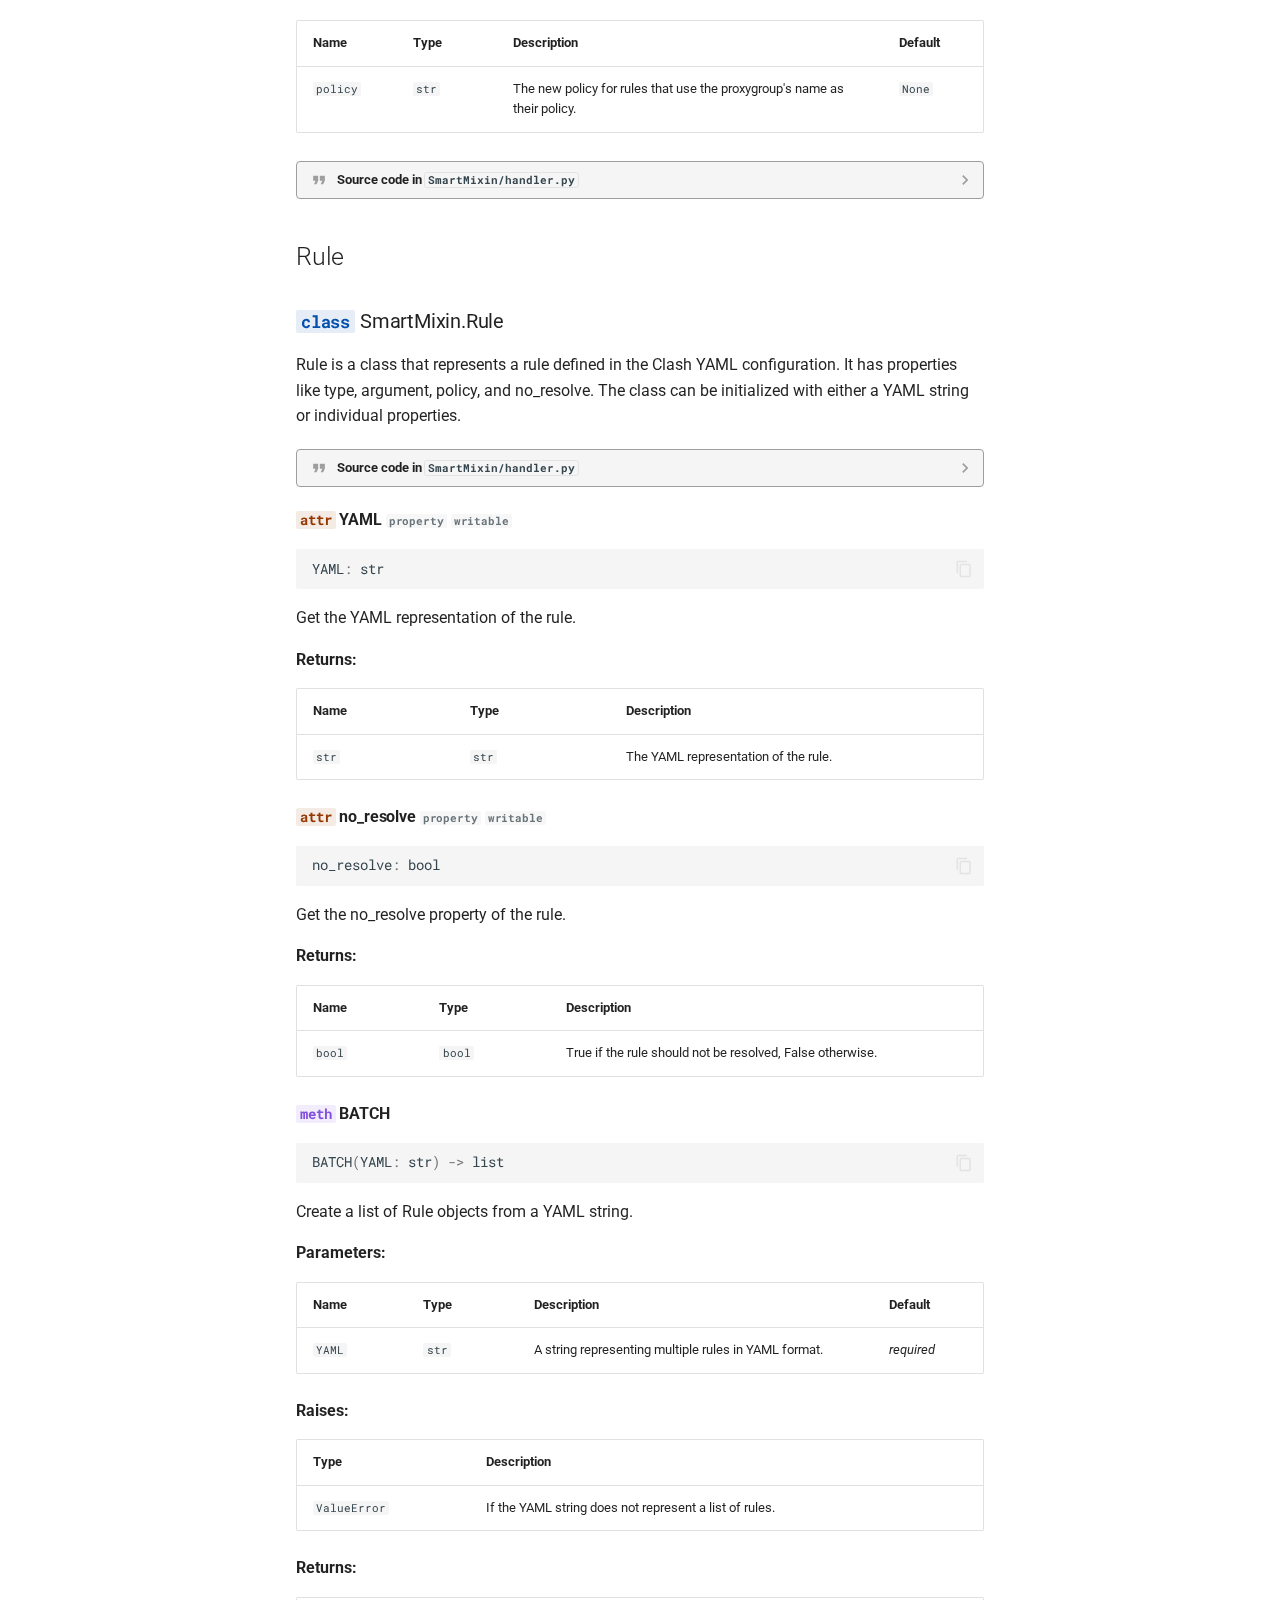
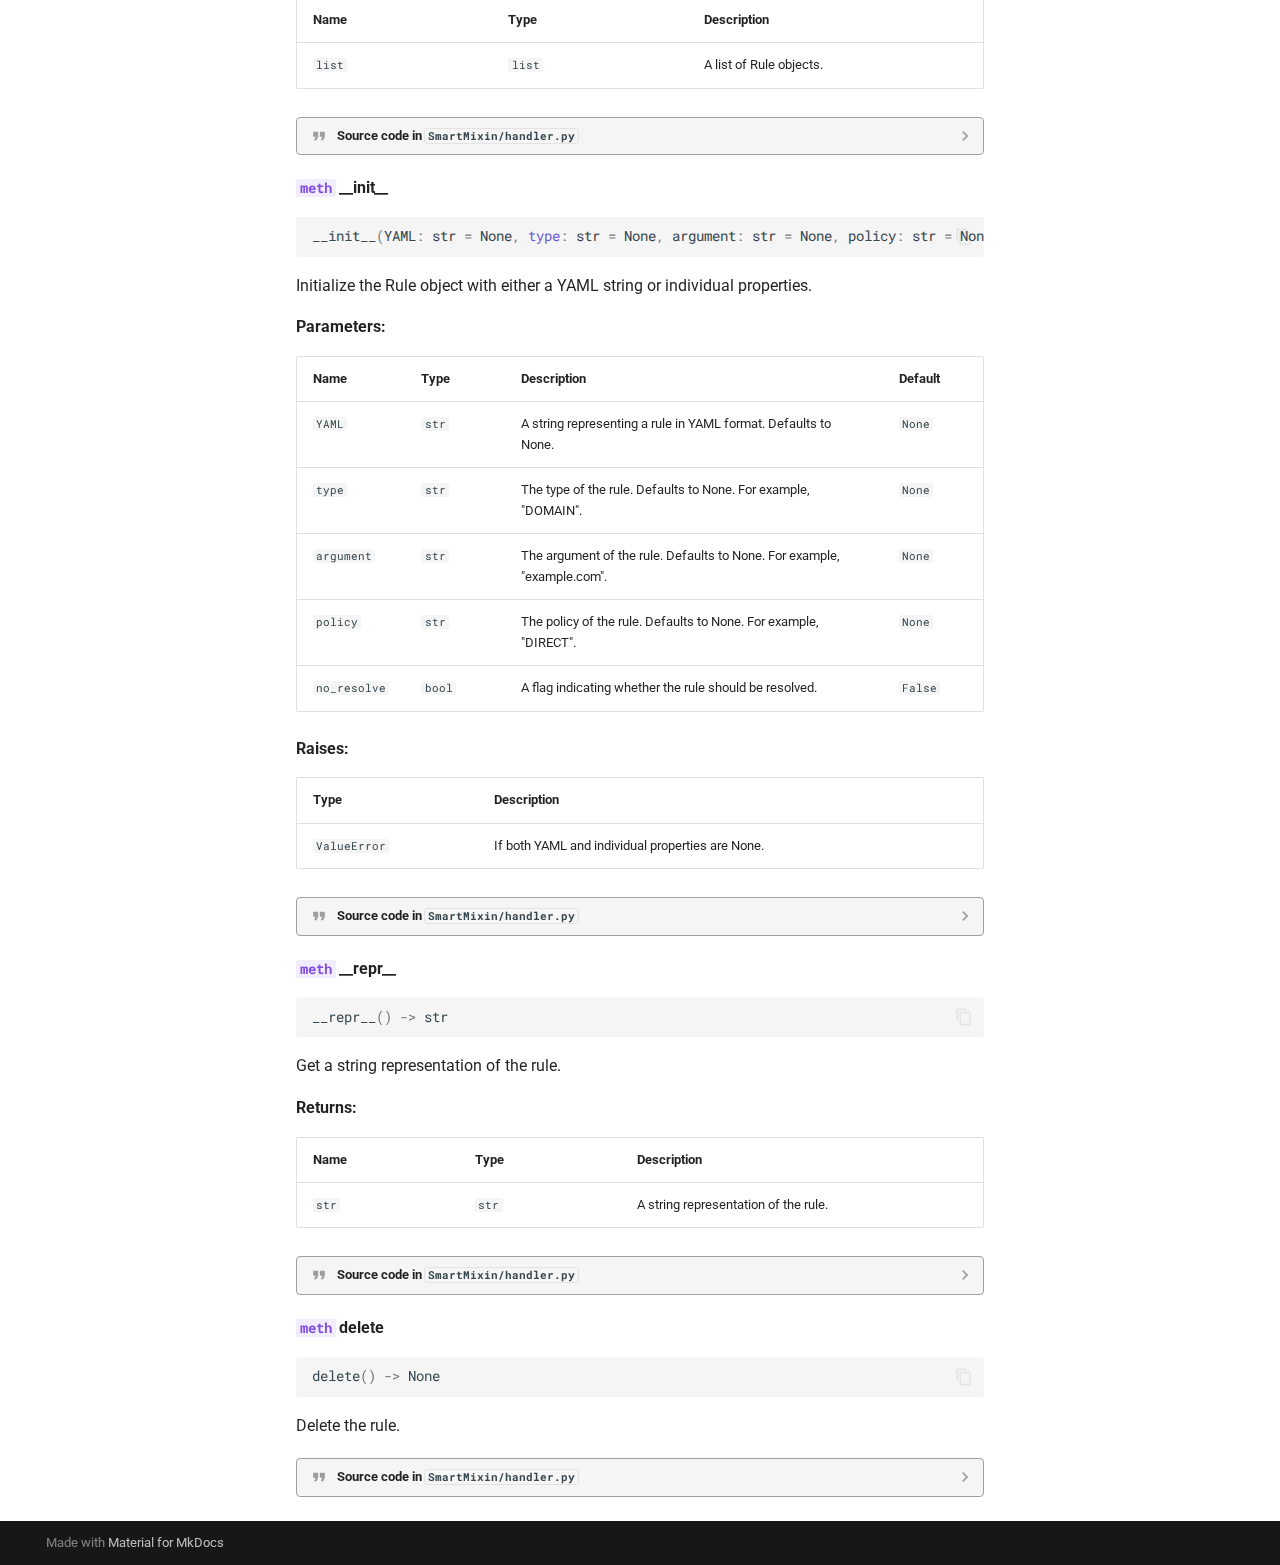
<file: ConfigHandler/index.html>
<!doctype html>
<html lang="en" class="no-js">
  <head>
    
      <meta charset="utf-8">
      <meta name="viewport" content="width=device-width,initial-scale=1">
      
      
      
      
        <link rel="prev" href="..">
      
      
        <link rel="next" href="../Helpers/">
      
      
      <link rel="icon" href="../assets/images/favicon.png">
      <meta name="generator" content="mkdocs-1.5.3, mkdocs-material-9.5.7">
    
    
      
        <title>Config Handler - Smart Mixin</title>
      
    
    
      <link rel="stylesheet" href="../assets/stylesheets/main.f2e4d321.min.css">
      
        
        <link rel="stylesheet" href="../assets/stylesheets/palette.06af60db.min.css">
      
      


    
    
      
    
    
      
        
        
        <link rel="preconnect" href="https://fonts.gstatic.com" crossorigin>
        <link rel="stylesheet" href="https://fonts.googleapis.com/css?family=Roboto:300,300i,400,400i,700,700i%7CRoboto+Mono:400,400i,700,700i&display=fallback">
        <style>:root{--md-text-font:"Roboto";--md-code-font:"Roboto Mono"}</style>
      
    
    
      <link rel="stylesheet" href="../assets/_mkdocstrings.css">
    
      <link rel="stylesheet" href="../stylesheets/extra.css">
    
    <script>__md_scope=new URL("..",location),__md_hash=e=>[...e].reduce((e,_)=>(e<<5)-e+_.charCodeAt(0),0),__md_get=(e,_=localStorage,t=__md_scope)=>JSON.parse(_.getItem(t.pathname+"."+e)),__md_set=(e,_,t=localStorage,a=__md_scope)=>{try{t.setItem(a.pathname+"."+e,JSON.stringify(_))}catch(e){}}</script>
    
      

    
    
    
  </head>
  
  
    
    
      
    
    
    
    
    <body dir="ltr" data-md-color-scheme="default" data-md-color-primary="indigo" data-md-color-accent="indigo">
  
    
    <input class="md-toggle" data-md-toggle="drawer" type="checkbox" id="__drawer" autocomplete="off">
    <input class="md-toggle" data-md-toggle="search" type="checkbox" id="__search" autocomplete="off">
    <label class="md-overlay" for="__drawer"></label>
    <div data-md-component="skip">
      
        
        <a href="#config-handler" class="md-skip">
          Skip to content
        </a>
      
    </div>
    <div data-md-component="announce">
      
    </div>
    
    
      

  

<header class="md-header md-header--shadow" data-md-component="header">
  <nav class="md-header__inner md-grid" aria-label="Header">
    <a href=".." title="Smart Mixin" class="md-header__button md-logo" aria-label="Smart Mixin" data-md-component="logo">
      
  
  <svg xmlns="http://www.w3.org/2000/svg" viewBox="0 0 24 24"><path d="M12 8a3 3 0 0 0 3-3 3 3 0 0 0-3-3 3 3 0 0 0-3 3 3 3 0 0 0 3 3m0 3.54C9.64 9.35 6.5 8 3 8v11c3.5 0 6.64 1.35 9 3.54 2.36-2.19 5.5-3.54 9-3.54V8c-3.5 0-6.64 1.35-9 3.54Z"/></svg>

    </a>
    <label class="md-header__button md-icon" for="__drawer">
      
      <svg xmlns="http://www.w3.org/2000/svg" viewBox="0 0 24 24"><path d="M3 6h18v2H3V6m0 5h18v2H3v-2m0 5h18v2H3v-2Z"/></svg>
    </label>
    <div class="md-header__title" data-md-component="header-title">
      <div class="md-header__ellipsis">
        <div class="md-header__topic">
          <span class="md-ellipsis">
            Smart Mixin
          </span>
        </div>
        <div class="md-header__topic" data-md-component="header-topic">
          <span class="md-ellipsis">
            
              Config Handler
            
          </span>
        </div>
      </div>
    </div>
    
      
        <form class="md-header__option" data-md-component="palette">
  
    
    
    
    <input class="md-option" data-md-color-media="(prefers-color-scheme)" data-md-color-scheme="default" data-md-color-primary="indigo" data-md-color-accent="indigo"  aria-label="Switch to light mode"  type="radio" name="__palette" id="__palette_0">
    
      <label class="md-header__button md-icon" title="Switch to light mode" for="__palette_1" hidden>
        <svg xmlns="http://www.w3.org/2000/svg" viewBox="0 0 24 24"><path d="m14.3 16-.7-2h-3.2l-.7 2H7.8L11 7h2l3.2 9h-1.9M20 8.69V4h-4.69L12 .69 8.69 4H4v4.69L.69 12 4 15.31V20h4.69L12 23.31 15.31 20H20v-4.69L23.31 12 20 8.69m-9.15 3.96h2.3L12 9l-1.15 3.65Z"/></svg>
      </label>
    
  
    
    
    
    <input class="md-option" data-md-color-media="(prefers-color-scheme: light)" data-md-color-scheme="default" data-md-color-primary="indigo" data-md-color-accent="indigo"  aria-label="Switch to dark mode"  type="radio" name="__palette" id="__palette_1">
    
      <label class="md-header__button md-icon" title="Switch to dark mode" for="__palette_2" hidden>
        <svg xmlns="http://www.w3.org/2000/svg" viewBox="0 0 24 24"><path d="M12 8a4 4 0 0 0-4 4 4 4 0 0 0 4 4 4 4 0 0 0 4-4 4 4 0 0 0-4-4m0 10a6 6 0 0 1-6-6 6 6 0 0 1 6-6 6 6 0 0 1 6 6 6 6 0 0 1-6 6m8-9.31V4h-4.69L12 .69 8.69 4H4v4.69L.69 12 4 15.31V20h4.69L12 23.31 15.31 20H20v-4.69L23.31 12 20 8.69Z"/></svg>
      </label>
    
  
    
    
    
    <input class="md-option" data-md-color-media="(prefers-color-scheme: dark)" data-md-color-scheme="slate" data-md-color-primary="indigo" data-md-color-accent="indigo"  aria-label="Switch to system preference"  type="radio" name="__palette" id="__palette_2">
    
      <label class="md-header__button md-icon" title="Switch to system preference" for="__palette_0" hidden>
        <svg xmlns="http://www.w3.org/2000/svg" viewBox="0 0 24 24"><path d="M12 18c-.89 0-1.74-.2-2.5-.55C11.56 16.5 13 14.42 13 12c0-2.42-1.44-4.5-3.5-5.45C10.26 6.2 11.11 6 12 6a6 6 0 0 1 6 6 6 6 0 0 1-6 6m8-9.31V4h-4.69L12 .69 8.69 4H4v4.69L.69 12 4 15.31V20h4.69L12 23.31 15.31 20H20v-4.69L23.31 12 20 8.69Z"/></svg>
      </label>
    
  
</form>
      
    
    
      <script>var media,input,key,value,palette=__md_get("__palette");if(palette&&palette.color){"(prefers-color-scheme)"===palette.color.media&&(media=matchMedia("(prefers-color-scheme: light)"),input=document.querySelector(media.matches?"[data-md-color-media='(prefers-color-scheme: light)']":"[data-md-color-media='(prefers-color-scheme: dark)']"),palette.color.media=input.getAttribute("data-md-color-media"),palette.color.scheme=input.getAttribute("data-md-color-scheme"),palette.color.primary=input.getAttribute("data-md-color-primary"),palette.color.accent=input.getAttribute("data-md-color-accent"));for([key,value]of Object.entries(palette.color))document.body.setAttribute("data-md-color-"+key,value)}</script>
    
    
    
      <label class="md-header__button md-icon" for="__search">
        
        <svg xmlns="http://www.w3.org/2000/svg" viewBox="0 0 24 24"><path d="M9.5 3A6.5 6.5 0 0 1 16 9.5c0 1.61-.59 3.09-1.56 4.23l.27.27h.79l5 5-1.5 1.5-5-5v-.79l-.27-.27A6.516 6.516 0 0 1 9.5 16 6.5 6.5 0 0 1 3 9.5 6.5 6.5 0 0 1 9.5 3m0 2C7 5 5 7 5 9.5S7 14 9.5 14 14 12 14 9.5 12 5 9.5 5Z"/></svg>
      </label>
      <div class="md-search" data-md-component="search" role="dialog">
  <label class="md-search__overlay" for="__search"></label>
  <div class="md-search__inner" role="search">
    <form class="md-search__form" name="search">
      <input type="text" class="md-search__input" name="query" aria-label="Search" placeholder="Search" autocapitalize="off" autocorrect="off" autocomplete="off" spellcheck="false" data-md-component="search-query" required>
      <label class="md-search__icon md-icon" for="__search">
        
        <svg xmlns="http://www.w3.org/2000/svg" viewBox="0 0 24 24"><path d="M9.5 3A6.5 6.5 0 0 1 16 9.5c0 1.61-.59 3.09-1.56 4.23l.27.27h.79l5 5-1.5 1.5-5-5v-.79l-.27-.27A6.516 6.516 0 0 1 9.5 16 6.5 6.5 0 0 1 3 9.5 6.5 6.5 0 0 1 9.5 3m0 2C7 5 5 7 5 9.5S7 14 9.5 14 14 12 14 9.5 12 5 9.5 5Z"/></svg>
        
        <svg xmlns="http://www.w3.org/2000/svg" viewBox="0 0 24 24"><path d="M20 11v2H8l5.5 5.5-1.42 1.42L4.16 12l7.92-7.92L13.5 5.5 8 11h12Z"/></svg>
      </label>
      <nav class="md-search__options" aria-label="Search">
        
        <button type="reset" class="md-search__icon md-icon" title="Clear" aria-label="Clear" tabindex="-1">
          
          <svg xmlns="http://www.w3.org/2000/svg" viewBox="0 0 24 24"><path d="M19 6.41 17.59 5 12 10.59 6.41 5 5 6.41 10.59 12 5 17.59 6.41 19 12 13.41 17.59 19 19 17.59 13.41 12 19 6.41Z"/></svg>
        </button>
      </nav>
      
    </form>
    <div class="md-search__output">
      <div class="md-search__scrollwrap" data-md-scrollfix>
        <div class="md-search-result" data-md-component="search-result">
          <div class="md-search-result__meta">
            Initializing search
          </div>
          <ol class="md-search-result__list" role="presentation"></ol>
        </div>
      </div>
    </div>
  </div>
</div>
    
    
  </nav>
  
</header>
    
    <div class="md-container" data-md-component="container">
      
      
        
          
        
      
      <main class="md-main" data-md-component="main">
        <div class="md-main__inner md-grid">
          
            
              
              <div class="md-sidebar md-sidebar--primary" data-md-component="sidebar" data-md-type="navigation" >
                <div class="md-sidebar__scrollwrap">
                  <div class="md-sidebar__inner">
                    



<nav class="md-nav md-nav--primary" aria-label="Navigation" data-md-level="0">
  <label class="md-nav__title" for="__drawer">
    <a href=".." title="Smart Mixin" class="md-nav__button md-logo" aria-label="Smart Mixin" data-md-component="logo">
      
  
  <svg xmlns="http://www.w3.org/2000/svg" viewBox="0 0 24 24"><path d="M12 8a3 3 0 0 0 3-3 3 3 0 0 0-3-3 3 3 0 0 0-3 3 3 3 0 0 0 3 3m0 3.54C9.64 9.35 6.5 8 3 8v11c3.5 0 6.64 1.35 9 3.54 2.36-2.19 5.5-3.54 9-3.54V8c-3.5 0-6.64 1.35-9 3.54Z"/></svg>

    </a>
    Smart Mixin
  </label>
  
  <ul class="md-nav__list" data-md-scrollfix>
    
      
      
  
  
  
  
    <li class="md-nav__item">
      <a href=".." class="md-nav__link">
        
  
  <span class="md-ellipsis">
    Home
  </span>
  

      </a>
    </li>
  

    
      
      
  
  
    
  
  
  
    <li class="md-nav__item md-nav__item--active">
      
      <input class="md-nav__toggle md-toggle" type="checkbox" id="__toc">
      
      
        
      
      
        <label class="md-nav__link md-nav__link--active" for="__toc">
          
  
  <span class="md-ellipsis">
    Config Handler
  </span>
  

          <span class="md-nav__icon md-icon"></span>
        </label>
      
      <a href="./" class="md-nav__link md-nav__link--active">
        
  
  <span class="md-ellipsis">
    Config Handler
  </span>
  

      </a>
      
        

<nav class="md-nav md-nav--secondary" aria-label="Table of contents">
  
  
  
    
  
  
    <label class="md-nav__title" for="__toc">
      <span class="md-nav__icon md-icon"></span>
      Table of contents
    </label>
    <ul class="md-nav__list" data-md-component="toc" data-md-scrollfix>
      
        <li class="md-nav__item">
  <a href="#config" class="md-nav__link">
    <span class="md-ellipsis">
      Config
    </span>
  </a>
  
    <nav class="md-nav" aria-label="Config">
      <ul class="md-nav__list">
        
          <li class="md-nav__item">
  <a href="#SmartMixin.Config" class="md-nav__link">
    <span class="md-ellipsis">
      <code class="doc-symbol doc-symbol-toc doc-symbol-class"></code>&nbsp;Config
    </span>
  </a>
  
    <nav class="md-nav" aria-label=" Config">
      <ul class="md-nav__list">
        
          <li class="md-nav__item">
  <a href="#SmartMixin.Config.DICT" class="md-nav__link">
    <span class="md-ellipsis">
      <code class="doc-symbol doc-symbol-toc doc-symbol-attribute"></code>&nbsp;DICT
    </span>
  </a>
  
</li>
        
          <li class="md-nav__item">
  <a href="#SmartMixin.Config.Proxies" class="md-nav__link">
    <span class="md-ellipsis">
      <code class="doc-symbol doc-symbol-toc doc-symbol-attribute"></code>&nbsp;Proxies
    </span>
  </a>
  
</li>
        
          <li class="md-nav__item">
  <a href="#SmartMixin.Config.ProxyGroups" class="md-nav__link">
    <span class="md-ellipsis">
      <code class="doc-symbol doc-symbol-toc doc-symbol-attribute"></code>&nbsp;ProxyGroups
    </span>
  </a>
  
</li>
        
          <li class="md-nav__item">
  <a href="#SmartMixin.Config.Rules" class="md-nav__link">
    <span class="md-ellipsis">
      <code class="doc-symbol doc-symbol-toc doc-symbol-attribute"></code>&nbsp;Rules
    </span>
  </a>
  
</li>
        
          <li class="md-nav__item">
  <a href="#SmartMixin.Config.YAML" class="md-nav__link">
    <span class="md-ellipsis">
      <code class="doc-symbol doc-symbol-toc doc-symbol-attribute"></code>&nbsp;YAML
    </span>
  </a>
  
</li>
        
          <li class="md-nav__item">
  <a href="#SmartMixin.Config.__getattr__" class="md-nav__link">
    <span class="md-ellipsis">
      <code class="doc-symbol doc-symbol-toc doc-symbol-method"></code>&nbsp;__getattr__
    </span>
  </a>
  
</li>
        
          <li class="md-nav__item">
  <a href="#SmartMixin.Config.__init__" class="md-nav__link">
    <span class="md-ellipsis">
      <code class="doc-symbol doc-symbol-toc doc-symbol-method"></code>&nbsp;__init__
    </span>
  </a>
  
</li>
        
          <li class="md-nav__item">
  <a href="#SmartMixin.Config.__setattr__" class="md-nav__link">
    <span class="md-ellipsis">
      <code class="doc-symbol doc-symbol-toc doc-symbol-method"></code>&nbsp;__setattr__
    </span>
  </a>
  
</li>
        
          <li class="md-nav__item">
  <a href="#SmartMixin.Config.getProxies" class="md-nav__link">
    <span class="md-ellipsis">
      <code class="doc-symbol doc-symbol-toc doc-symbol-method"></code>&nbsp;getProxies
    </span>
  </a>
  
</li>
        
          <li class="md-nav__item">
  <a href="#SmartMixin.Config.mixin" class="md-nav__link">
    <span class="md-ellipsis">
      <code class="doc-symbol doc-symbol-toc doc-symbol-method"></code>&nbsp;mixin
    </span>
  </a>
  
</li>
        
          <li class="md-nav__item">
  <a href="#SmartMixin.Config.strip" class="md-nav__link">
    <span class="md-ellipsis">
      <code class="doc-symbol doc-symbol-toc doc-symbol-method"></code>&nbsp;strip
    </span>
  </a>
  
</li>
        
      </ul>
    </nav>
  
</li>
        
          <li class="md-nav__item">
  <a href="#user-agent-helper" class="md-nav__link">
    <span class="md-ellipsis">
      User-Agent Helper
    </span>
  </a>
  
    <nav class="md-nav" aria-label="User-Agent Helper">
      <ul class="md-nav__list">
        
          <li class="md-nav__item">
  <a href="#SmartMixin.Clash" class="md-nav__link">
    <span class="md-ellipsis">
      <code class="doc-symbol doc-symbol-toc doc-symbol-attribute"></code>&nbsp;Clash
    </span>
  </a>
  
</li>
        
          <li class="md-nav__item">
  <a href="#SmartMixin.Stash" class="md-nav__link">
    <span class="md-ellipsis">
      <code class="doc-symbol doc-symbol-toc doc-symbol-attribute"></code>&nbsp;Stash
    </span>
  </a>
  
</li>
        
          <li class="md-nav__item">
  <a href="#SmartMixin.ClashforWindows" class="md-nav__link">
    <span class="md-ellipsis">
      <code class="doc-symbol doc-symbol-toc doc-symbol-attribute"></code>&nbsp;ClashforWindows
    </span>
  </a>
  
</li>
        
      </ul>
    </nav>
  
</li>
        
      </ul>
    </nav>
  
</li>
      
        <li class="md-nav__item">
  <a href="#proxy" class="md-nav__link">
    <span class="md-ellipsis">
      Proxy
    </span>
  </a>
  
    <nav class="md-nav" aria-label="Proxy">
      <ul class="md-nav__list">
        
          <li class="md-nav__item">
  <a href="#SmartMixin.Proxy" class="md-nav__link">
    <span class="md-ellipsis">
      <code class="doc-symbol doc-symbol-toc doc-symbol-class"></code>&nbsp;Proxy
    </span>
  </a>
  
    <nav class="md-nav" aria-label=" Proxy">
      <ul class="md-nav__list">
        
          <li class="md-nav__item">
  <a href="#SmartMixin.Proxy.name" class="md-nav__link">
    <span class="md-ellipsis">
      <code class="doc-symbol doc-symbol-toc doc-symbol-attribute"></code>&nbsp;name
    </span>
  </a>
  
</li>
        
          <li class="md-nav__item">
  <a href="#SmartMixin.Proxy.BATCH" class="md-nav__link">
    <span class="md-ellipsis">
      <code class="doc-symbol doc-symbol-toc doc-symbol-method"></code>&nbsp;BATCH
    </span>
  </a>
  
</li>
        
          <li class="md-nav__item">
  <a href="#SmartMixin.Proxy.__init__" class="md-nav__link">
    <span class="md-ellipsis">
      <code class="doc-symbol doc-symbol-toc doc-symbol-method"></code>&nbsp;__init__
    </span>
  </a>
  
</li>
        
          <li class="md-nav__item">
  <a href="#SmartMixin.Proxy.__repr__" class="md-nav__link">
    <span class="md-ellipsis">
      <code class="doc-symbol doc-symbol-toc doc-symbol-method"></code>&nbsp;__repr__
    </span>
  </a>
  
</li>
        
          <li class="md-nav__item">
  <a href="#SmartMixin.Proxy.delete" class="md-nav__link">
    <span class="md-ellipsis">
      <code class="doc-symbol doc-symbol-toc doc-symbol-method"></code>&nbsp;delete
    </span>
  </a>
  
</li>
        
      </ul>
    </nav>
  
</li>
        
          <li class="md-nav__item">
  <a href="#embedded-proxy" class="md-nav__link">
    <span class="md-ellipsis">
      Embedded Proxy
    </span>
  </a>
  
    <nav class="md-nav" aria-label="Embedded Proxy">
      <ul class="md-nav__list">
        
          <li class="md-nav__item">
  <a href="#SmartMixin.DIRECT" class="md-nav__link">
    <span class="md-ellipsis">
      <code class="doc-symbol doc-symbol-toc doc-symbol-attribute"></code>&nbsp;DIRECT
    </span>
  </a>
  
</li>
        
          <li class="md-nav__item">
  <a href="#SmartMixin.REJECT" class="md-nav__link">
    <span class="md-ellipsis">
      <code class="doc-symbol doc-symbol-toc doc-symbol-attribute"></code>&nbsp;REJECT
    </span>
  </a>
  
</li>
        
      </ul>
    </nav>
  
</li>
        
      </ul>
    </nav>
  
</li>
      
        <li class="md-nav__item">
  <a href="#proxygroup" class="md-nav__link">
    <span class="md-ellipsis">
      ProxyGroup
    </span>
  </a>
  
    <nav class="md-nav" aria-label="ProxyGroup">
      <ul class="md-nav__list">
        
          <li class="md-nav__item">
  <a href="#SmartMixin.ProxyGroup" class="md-nav__link">
    <span class="md-ellipsis">
      <code class="doc-symbol doc-symbol-toc doc-symbol-class"></code>&nbsp;ProxyGroup
    </span>
  </a>
  
    <nav class="md-nav" aria-label=" ProxyGroup">
      <ul class="md-nav__list">
        
          <li class="md-nav__item">
  <a href="#SmartMixin.ProxyGroup.DICT" class="md-nav__link">
    <span class="md-ellipsis">
      <code class="doc-symbol doc-symbol-toc doc-symbol-attribute"></code>&nbsp;DICT
    </span>
  </a>
  
</li>
        
          <li class="md-nav__item">
  <a href="#SmartMixin.ProxyGroup.name" class="md-nav__link">
    <span class="md-ellipsis">
      <code class="doc-symbol doc-symbol-toc doc-symbol-attribute"></code>&nbsp;name
    </span>
  </a>
  
</li>
        
          <li class="md-nav__item">
  <a href="#SmartMixin.ProxyGroup.proxies" class="md-nav__link">
    <span class="md-ellipsis">
      <code class="doc-symbol doc-symbol-toc doc-symbol-attribute"></code>&nbsp;proxies
    </span>
  </a>
  
</li>
        
          <li class="md-nav__item">
  <a href="#SmartMixin.ProxyGroup.BATCH" class="md-nav__link">
    <span class="md-ellipsis">
      <code class="doc-symbol doc-symbol-toc doc-symbol-method"></code>&nbsp;BATCH
    </span>
  </a>
  
</li>
        
          <li class="md-nav__item">
  <a href="#SmartMixin.ProxyGroup.__init__" class="md-nav__link">
    <span class="md-ellipsis">
      <code class="doc-symbol doc-symbol-toc doc-symbol-method"></code>&nbsp;__init__
    </span>
  </a>
  
</li>
        
          <li class="md-nav__item">
  <a href="#SmartMixin.ProxyGroup.__repr__" class="md-nav__link">
    <span class="md-ellipsis">
      <code class="doc-symbol doc-symbol-toc doc-symbol-method"></code>&nbsp;__repr__
    </span>
  </a>
  
</li>
        
          <li class="md-nav__item">
  <a href="#SmartMixin.ProxyGroup.delete" class="md-nav__link">
    <span class="md-ellipsis">
      <code class="doc-symbol doc-symbol-toc doc-symbol-method"></code>&nbsp;delete
    </span>
  </a>
  
</li>
        
      </ul>
    </nav>
  
</li>
        
      </ul>
    </nav>
  
</li>
      
        <li class="md-nav__item">
  <a href="#rule" class="md-nav__link">
    <span class="md-ellipsis">
      Rule
    </span>
  </a>
  
    <nav class="md-nav" aria-label="Rule">
      <ul class="md-nav__list">
        
          <li class="md-nav__item">
  <a href="#SmartMixin.Rule" class="md-nav__link">
    <span class="md-ellipsis">
      <code class="doc-symbol doc-symbol-toc doc-symbol-class"></code>&nbsp;Rule
    </span>
  </a>
  
    <nav class="md-nav" aria-label=" Rule">
      <ul class="md-nav__list">
        
          <li class="md-nav__item">
  <a href="#SmartMixin.Rule.YAML" class="md-nav__link">
    <span class="md-ellipsis">
      <code class="doc-symbol doc-symbol-toc doc-symbol-attribute"></code>&nbsp;YAML
    </span>
  </a>
  
</li>
        
          <li class="md-nav__item">
  <a href="#SmartMixin.Rule.no_resolve" class="md-nav__link">
    <span class="md-ellipsis">
      <code class="doc-symbol doc-symbol-toc doc-symbol-attribute"></code>&nbsp;no_resolve
    </span>
  </a>
  
</li>
        
          <li class="md-nav__item">
  <a href="#SmartMixin.Rule.BATCH" class="md-nav__link">
    <span class="md-ellipsis">
      <code class="doc-symbol doc-symbol-toc doc-symbol-method"></code>&nbsp;BATCH
    </span>
  </a>
  
</li>
        
          <li class="md-nav__item">
  <a href="#SmartMixin.Rule.__init__" class="md-nav__link">
    <span class="md-ellipsis">
      <code class="doc-symbol doc-symbol-toc doc-symbol-method"></code>&nbsp;__init__
    </span>
  </a>
  
</li>
        
          <li class="md-nav__item">
  <a href="#SmartMixin.Rule.__repr__" class="md-nav__link">
    <span class="md-ellipsis">
      <code class="doc-symbol doc-symbol-toc doc-symbol-method"></code>&nbsp;__repr__
    </span>
  </a>
  
</li>
        
          <li class="md-nav__item">
  <a href="#SmartMixin.Rule.delete" class="md-nav__link">
    <span class="md-ellipsis">
      <code class="doc-symbol doc-symbol-toc doc-symbol-method"></code>&nbsp;delete
    </span>
  </a>
  
</li>
        
      </ul>
    </nav>
  
</li>
        
      </ul>
    </nav>
  
</li>
      
    </ul>
  
</nav>
      
    </li>
  

    
      
      
  
  
  
  
    <li class="md-nav__item">
      <a href="../Helpers/" class="md-nav__link">
        
  
  <span class="md-ellipsis">
    Helpers
  </span>
  

      </a>
    </li>
  

    
      
      
  
  
  
  
    <li class="md-nav__item">
      <a href="../Serialization/" class="md-nav__link">
        
  
  <span class="md-ellipsis">
    Serialization
  </span>
  

      </a>
    </li>
  

    
  </ul>
</nav>
                  </div>
                </div>
              </div>
            
            
              
              <div class="md-sidebar md-sidebar--secondary" data-md-component="sidebar" data-md-type="toc" >
                <div class="md-sidebar__scrollwrap">
                  <div class="md-sidebar__inner">
                    

<nav class="md-nav md-nav--secondary" aria-label="Table of contents">
  
  
  
    
  
  
    <label class="md-nav__title" for="__toc">
      <span class="md-nav__icon md-icon"></span>
      Table of contents
    </label>
    <ul class="md-nav__list" data-md-component="toc" data-md-scrollfix>
      
        <li class="md-nav__item">
  <a href="#config" class="md-nav__link">
    <span class="md-ellipsis">
      Config
    </span>
  </a>
  
    <nav class="md-nav" aria-label="Config">
      <ul class="md-nav__list">
        
          <li class="md-nav__item">
  <a href="#SmartMixin.Config" class="md-nav__link">
    <span class="md-ellipsis">
      <code class="doc-symbol doc-symbol-toc doc-symbol-class"></code>&nbsp;Config
    </span>
  </a>
  
    <nav class="md-nav" aria-label=" Config">
      <ul class="md-nav__list">
        
          <li class="md-nav__item">
  <a href="#SmartMixin.Config.DICT" class="md-nav__link">
    <span class="md-ellipsis">
      <code class="doc-symbol doc-symbol-toc doc-symbol-attribute"></code>&nbsp;DICT
    </span>
  </a>
  
</li>
        
          <li class="md-nav__item">
  <a href="#SmartMixin.Config.Proxies" class="md-nav__link">
    <span class="md-ellipsis">
      <code class="doc-symbol doc-symbol-toc doc-symbol-attribute"></code>&nbsp;Proxies
    </span>
  </a>
  
</li>
        
          <li class="md-nav__item">
  <a href="#SmartMixin.Config.ProxyGroups" class="md-nav__link">
    <span class="md-ellipsis">
      <code class="doc-symbol doc-symbol-toc doc-symbol-attribute"></code>&nbsp;ProxyGroups
    </span>
  </a>
  
</li>
        
          <li class="md-nav__item">
  <a href="#SmartMixin.Config.Rules" class="md-nav__link">
    <span class="md-ellipsis">
      <code class="doc-symbol doc-symbol-toc doc-symbol-attribute"></code>&nbsp;Rules
    </span>
  </a>
  
</li>
        
          <li class="md-nav__item">
  <a href="#SmartMixin.Config.YAML" class="md-nav__link">
    <span class="md-ellipsis">
      <code class="doc-symbol doc-symbol-toc doc-symbol-attribute"></code>&nbsp;YAML
    </span>
  </a>
  
</li>
        
          <li class="md-nav__item">
  <a href="#SmartMixin.Config.__getattr__" class="md-nav__link">
    <span class="md-ellipsis">
      <code class="doc-symbol doc-symbol-toc doc-symbol-method"></code>&nbsp;__getattr__
    </span>
  </a>
  
</li>
        
          <li class="md-nav__item">
  <a href="#SmartMixin.Config.__init__" class="md-nav__link">
    <span class="md-ellipsis">
      <code class="doc-symbol doc-symbol-toc doc-symbol-method"></code>&nbsp;__init__
    </span>
  </a>
  
</li>
        
          <li class="md-nav__item">
  <a href="#SmartMixin.Config.__setattr__" class="md-nav__link">
    <span class="md-ellipsis">
      <code class="doc-symbol doc-symbol-toc doc-symbol-method"></code>&nbsp;__setattr__
    </span>
  </a>
  
</li>
        
          <li class="md-nav__item">
  <a href="#SmartMixin.Config.getProxies" class="md-nav__link">
    <span class="md-ellipsis">
      <code class="doc-symbol doc-symbol-toc doc-symbol-method"></code>&nbsp;getProxies
    </span>
  </a>
  
</li>
        
          <li class="md-nav__item">
  <a href="#SmartMixin.Config.mixin" class="md-nav__link">
    <span class="md-ellipsis">
      <code class="doc-symbol doc-symbol-toc doc-symbol-method"></code>&nbsp;mixin
    </span>
  </a>
  
</li>
        
          <li class="md-nav__item">
  <a href="#SmartMixin.Config.strip" class="md-nav__link">
    <span class="md-ellipsis">
      <code class="doc-symbol doc-symbol-toc doc-symbol-method"></code>&nbsp;strip
    </span>
  </a>
  
</li>
        
      </ul>
    </nav>
  
</li>
        
          <li class="md-nav__item">
  <a href="#user-agent-helper" class="md-nav__link">
    <span class="md-ellipsis">
      User-Agent Helper
    </span>
  </a>
  
    <nav class="md-nav" aria-label="User-Agent Helper">
      <ul class="md-nav__list">
        
          <li class="md-nav__item">
  <a href="#SmartMixin.Clash" class="md-nav__link">
    <span class="md-ellipsis">
      <code class="doc-symbol doc-symbol-toc doc-symbol-attribute"></code>&nbsp;Clash
    </span>
  </a>
  
</li>
        
          <li class="md-nav__item">
  <a href="#SmartMixin.Stash" class="md-nav__link">
    <span class="md-ellipsis">
      <code class="doc-symbol doc-symbol-toc doc-symbol-attribute"></code>&nbsp;Stash
    </span>
  </a>
  
</li>
        
          <li class="md-nav__item">
  <a href="#SmartMixin.ClashforWindows" class="md-nav__link">
    <span class="md-ellipsis">
      <code class="doc-symbol doc-symbol-toc doc-symbol-attribute"></code>&nbsp;ClashforWindows
    </span>
  </a>
  
</li>
        
      </ul>
    </nav>
  
</li>
        
      </ul>
    </nav>
  
</li>
      
        <li class="md-nav__item">
  <a href="#proxy" class="md-nav__link">
    <span class="md-ellipsis">
      Proxy
    </span>
  </a>
  
    <nav class="md-nav" aria-label="Proxy">
      <ul class="md-nav__list">
        
          <li class="md-nav__item">
  <a href="#SmartMixin.Proxy" class="md-nav__link">
    <span class="md-ellipsis">
      <code class="doc-symbol doc-symbol-toc doc-symbol-class"></code>&nbsp;Proxy
    </span>
  </a>
  
    <nav class="md-nav" aria-label=" Proxy">
      <ul class="md-nav__list">
        
          <li class="md-nav__item">
  <a href="#SmartMixin.Proxy.name" class="md-nav__link">
    <span class="md-ellipsis">
      <code class="doc-symbol doc-symbol-toc doc-symbol-attribute"></code>&nbsp;name
    </span>
  </a>
  
</li>
        
          <li class="md-nav__item">
  <a href="#SmartMixin.Proxy.BATCH" class="md-nav__link">
    <span class="md-ellipsis">
      <code class="doc-symbol doc-symbol-toc doc-symbol-method"></code>&nbsp;BATCH
    </span>
  </a>
  
</li>
        
          <li class="md-nav__item">
  <a href="#SmartMixin.Proxy.__init__" class="md-nav__link">
    <span class="md-ellipsis">
      <code class="doc-symbol doc-symbol-toc doc-symbol-method"></code>&nbsp;__init__
    </span>
  </a>
  
</li>
        
          <li class="md-nav__item">
  <a href="#SmartMixin.Proxy.__repr__" class="md-nav__link">
    <span class="md-ellipsis">
      <code class="doc-symbol doc-symbol-toc doc-symbol-method"></code>&nbsp;__repr__
    </span>
  </a>
  
</li>
        
          <li class="md-nav__item">
  <a href="#SmartMixin.Proxy.delete" class="md-nav__link">
    <span class="md-ellipsis">
      <code class="doc-symbol doc-symbol-toc doc-symbol-method"></code>&nbsp;delete
    </span>
  </a>
  
</li>
        
      </ul>
    </nav>
  
</li>
        
          <li class="md-nav__item">
  <a href="#embedded-proxy" class="md-nav__link">
    <span class="md-ellipsis">
      Embedded Proxy
    </span>
  </a>
  
    <nav class="md-nav" aria-label="Embedded Proxy">
      <ul class="md-nav__list">
        
          <li class="md-nav__item">
  <a href="#SmartMixin.DIRECT" class="md-nav__link">
    <span class="md-ellipsis">
      <code class="doc-symbol doc-symbol-toc doc-symbol-attribute"></code>&nbsp;DIRECT
    </span>
  </a>
  
</li>
        
          <li class="md-nav__item">
  <a href="#SmartMixin.REJECT" class="md-nav__link">
    <span class="md-ellipsis">
      <code class="doc-symbol doc-symbol-toc doc-symbol-attribute"></code>&nbsp;REJECT
    </span>
  </a>
  
</li>
        
      </ul>
    </nav>
  
</li>
        
      </ul>
    </nav>
  
</li>
      
        <li class="md-nav__item">
  <a href="#proxygroup" class="md-nav__link">
    <span class="md-ellipsis">
      ProxyGroup
    </span>
  </a>
  
    <nav class="md-nav" aria-label="ProxyGroup">
      <ul class="md-nav__list">
        
          <li class="md-nav__item">
  <a href="#SmartMixin.ProxyGroup" class="md-nav__link">
    <span class="md-ellipsis">
      <code class="doc-symbol doc-symbol-toc doc-symbol-class"></code>&nbsp;ProxyGroup
    </span>
  </a>
  
    <nav class="md-nav" aria-label=" ProxyGroup">
      <ul class="md-nav__list">
        
          <li class="md-nav__item">
  <a href="#SmartMixin.ProxyGroup.DICT" class="md-nav__link">
    <span class="md-ellipsis">
      <code class="doc-symbol doc-symbol-toc doc-symbol-attribute"></code>&nbsp;DICT
    </span>
  </a>
  
</li>
        
          <li class="md-nav__item">
  <a href="#SmartMixin.ProxyGroup.name" class="md-nav__link">
    <span class="md-ellipsis">
      <code class="doc-symbol doc-symbol-toc doc-symbol-attribute"></code>&nbsp;name
    </span>
  </a>
  
</li>
        
          <li class="md-nav__item">
  <a href="#SmartMixin.ProxyGroup.proxies" class="md-nav__link">
    <span class="md-ellipsis">
      <code class="doc-symbol doc-symbol-toc doc-symbol-attribute"></code>&nbsp;proxies
    </span>
  </a>
  
</li>
        
          <li class="md-nav__item">
  <a href="#SmartMixin.ProxyGroup.BATCH" class="md-nav__link">
    <span class="md-ellipsis">
      <code class="doc-symbol doc-symbol-toc doc-symbol-method"></code>&nbsp;BATCH
    </span>
  </a>
  
</li>
        
          <li class="md-nav__item">
  <a href="#SmartMixin.ProxyGroup.__init__" class="md-nav__link">
    <span class="md-ellipsis">
      <code class="doc-symbol doc-symbol-toc doc-symbol-method"></code>&nbsp;__init__
    </span>
  </a>
  
</li>
        
          <li class="md-nav__item">
  <a href="#SmartMixin.ProxyGroup.__repr__" class="md-nav__link">
    <span class="md-ellipsis">
      <code class="doc-symbol doc-symbol-toc doc-symbol-method"></code>&nbsp;__repr__
    </span>
  </a>
  
</li>
        
          <li class="md-nav__item">
  <a href="#SmartMixin.ProxyGroup.delete" class="md-nav__link">
    <span class="md-ellipsis">
      <code class="doc-symbol doc-symbol-toc doc-symbol-method"></code>&nbsp;delete
    </span>
  </a>
  
</li>
        
      </ul>
    </nav>
  
</li>
        
      </ul>
    </nav>
  
</li>
      
        <li class="md-nav__item">
  <a href="#rule" class="md-nav__link">
    <span class="md-ellipsis">
      Rule
    </span>
  </a>
  
    <nav class="md-nav" aria-label="Rule">
      <ul class="md-nav__list">
        
          <li class="md-nav__item">
  <a href="#SmartMixin.Rule" class="md-nav__link">
    <span class="md-ellipsis">
      <code class="doc-symbol doc-symbol-toc doc-symbol-class"></code>&nbsp;Rule
    </span>
  </a>
  
    <nav class="md-nav" aria-label=" Rule">
      <ul class="md-nav__list">
        
          <li class="md-nav__item">
  <a href="#SmartMixin.Rule.YAML" class="md-nav__link">
    <span class="md-ellipsis">
      <code class="doc-symbol doc-symbol-toc doc-symbol-attribute"></code>&nbsp;YAML
    </span>
  </a>
  
</li>
        
          <li class="md-nav__item">
  <a href="#SmartMixin.Rule.no_resolve" class="md-nav__link">
    <span class="md-ellipsis">
      <code class="doc-symbol doc-symbol-toc doc-symbol-attribute"></code>&nbsp;no_resolve
    </span>
  </a>
  
</li>
        
          <li class="md-nav__item">
  <a href="#SmartMixin.Rule.BATCH" class="md-nav__link">
    <span class="md-ellipsis">
      <code class="doc-symbol doc-symbol-toc doc-symbol-method"></code>&nbsp;BATCH
    </span>
  </a>
  
</li>
        
          <li class="md-nav__item">
  <a href="#SmartMixin.Rule.__init__" class="md-nav__link">
    <span class="md-ellipsis">
      <code class="doc-symbol doc-symbol-toc doc-symbol-method"></code>&nbsp;__init__
    </span>
  </a>
  
</li>
        
          <li class="md-nav__item">
  <a href="#SmartMixin.Rule.__repr__" class="md-nav__link">
    <span class="md-ellipsis">
      <code class="doc-symbol doc-symbol-toc doc-symbol-method"></code>&nbsp;__repr__
    </span>
  </a>
  
</li>
        
          <li class="md-nav__item">
  <a href="#SmartMixin.Rule.delete" class="md-nav__link">
    <span class="md-ellipsis">
      <code class="doc-symbol doc-symbol-toc doc-symbol-method"></code>&nbsp;delete
    </span>
  </a>
  
</li>
        
      </ul>
    </nav>
  
</li>
        
      </ul>
    </nav>
  
</li>
      
    </ul>
  
</nav>
                  </div>
                </div>
              </div>
            
          
          
            <div class="md-content" data-md-component="content">
              <article class="md-content__inner md-typeset">
                
                  


<h1 id="config-handler">Config Handler</h1>
<h2 id="config">Config</h2>


<div class="doc doc-object doc-class">



<h3 id="SmartMixin.Config" class="doc doc-heading">
<code class="doc-symbol doc-symbol-heading doc-symbol-class"></code>          <span class="doc doc-object-name doc-class-name">SmartMixin.Config</span>


</h3>


  <div class="doc doc-contents first">

  
      <p>Config is a class that represents a Clash YAML configuration.
It can be initialized with a URL, a YAML string, a file, or a dictionary (YAML representation).</p>

            <details class="quote">
              <summary>Source code in <code>SmartMixin/handler.py</code></summary>
              <div class="highlight"><table class="highlighttable"><tr><td class="linenos"><div class="linenodiv"><pre><span></span><span class="normal"><a href="#__codelineno-0-464">464</a></span>
<span class="normal"><a href="#__codelineno-0-465">465</a></span>
<span class="normal"><a href="#__codelineno-0-466">466</a></span>
<span class="normal"><a href="#__codelineno-0-467">467</a></span>
<span class="normal"><a href="#__codelineno-0-468">468</a></span>
<span class="normal"><a href="#__codelineno-0-469">469</a></span>
<span class="normal"><a href="#__codelineno-0-470">470</a></span>
<span class="normal"><a href="#__codelineno-0-471">471</a></span>
<span class="normal"><a href="#__codelineno-0-472">472</a></span>
<span class="normal"><a href="#__codelineno-0-473">473</a></span>
<span class="normal"><a href="#__codelineno-0-474">474</a></span>
<span class="normal"><a href="#__codelineno-0-475">475</a></span>
<span class="normal"><a href="#__codelineno-0-476">476</a></span>
<span class="normal"><a href="#__codelineno-0-477">477</a></span>
<span class="normal"><a href="#__codelineno-0-478">478</a></span>
<span class="normal"><a href="#__codelineno-0-479">479</a></span>
<span class="normal"><a href="#__codelineno-0-480">480</a></span>
<span class="normal"><a href="#__codelineno-0-481">481</a></span>
<span class="normal"><a href="#__codelineno-0-482">482</a></span>
<span class="normal"><a href="#__codelineno-0-483">483</a></span>
<span class="normal"><a href="#__codelineno-0-484">484</a></span>
<span class="normal"><a href="#__codelineno-0-485">485</a></span>
<span class="normal"><a href="#__codelineno-0-486">486</a></span>
<span class="normal"><a href="#__codelineno-0-487">487</a></span>
<span class="normal"><a href="#__codelineno-0-488">488</a></span>
<span class="normal"><a href="#__codelineno-0-489">489</a></span>
<span class="normal"><a href="#__codelineno-0-490">490</a></span>
<span class="normal"><a href="#__codelineno-0-491">491</a></span>
<span class="normal"><a href="#__codelineno-0-492">492</a></span>
<span class="normal"><a href="#__codelineno-0-493">493</a></span>
<span class="normal"><a href="#__codelineno-0-494">494</a></span>
<span class="normal"><a href="#__codelineno-0-495">495</a></span>
<span class="normal"><a href="#__codelineno-0-496">496</a></span>
<span class="normal"><a href="#__codelineno-0-497">497</a></span>
<span class="normal"><a href="#__codelineno-0-498">498</a></span>
<span class="normal"><a href="#__codelineno-0-499">499</a></span>
<span class="normal"><a href="#__codelineno-0-500">500</a></span>
<span class="normal"><a href="#__codelineno-0-501">501</a></span>
<span class="normal"><a href="#__codelineno-0-502">502</a></span>
<span class="normal"><a href="#__codelineno-0-503">503</a></span>
<span class="normal"><a href="#__codelineno-0-504">504</a></span>
<span class="normal"><a href="#__codelineno-0-505">505</a></span>
<span class="normal"><a href="#__codelineno-0-506">506</a></span>
<span class="normal"><a href="#__codelineno-0-507">507</a></span>
<span class="normal"><a href="#__codelineno-0-508">508</a></span>
<span class="normal"><a href="#__codelineno-0-509">509</a></span>
<span class="normal"><a href="#__codelineno-0-510">510</a></span>
<span class="normal"><a href="#__codelineno-0-511">511</a></span>
<span class="normal"><a href="#__codelineno-0-512">512</a></span>
<span class="normal"><a href="#__codelineno-0-513">513</a></span>
<span class="normal"><a href="#__codelineno-0-514">514</a></span>
<span class="normal"><a href="#__codelineno-0-515">515</a></span>
<span class="normal"><a href="#__codelineno-0-516">516</a></span>
<span class="normal"><a href="#__codelineno-0-517">517</a></span>
<span class="normal"><a href="#__codelineno-0-518">518</a></span>
<span class="normal"><a href="#__codelineno-0-519">519</a></span>
<span class="normal"><a href="#__codelineno-0-520">520</a></span>
<span class="normal"><a href="#__codelineno-0-521">521</a></span>
<span class="normal"><a href="#__codelineno-0-522">522</a></span>
<span class="normal"><a href="#__codelineno-0-523">523</a></span>
<span class="normal"><a href="#__codelineno-0-524">524</a></span>
<span class="normal"><a href="#__codelineno-0-525">525</a></span>
<span class="normal"><a href="#__codelineno-0-526">526</a></span>
<span class="normal"><a href="#__codelineno-0-527">527</a></span>
<span class="normal"><a href="#__codelineno-0-528">528</a></span>
<span class="normal"><a href="#__codelineno-0-529">529</a></span>
<span class="normal"><a href="#__codelineno-0-530">530</a></span>
<span class="normal"><a href="#__codelineno-0-531">531</a></span>
<span class="normal"><a href="#__codelineno-0-532">532</a></span>
<span class="normal"><a href="#__codelineno-0-533">533</a></span>
<span class="normal"><a href="#__codelineno-0-534">534</a></span>
<span class="normal"><a href="#__codelineno-0-535">535</a></span>
<span class="normal"><a href="#__codelineno-0-536">536</a></span>
<span class="normal"><a href="#__codelineno-0-537">537</a></span>
<span class="normal"><a href="#__codelineno-0-538">538</a></span>
<span class="normal"><a href="#__codelineno-0-539">539</a></span>
<span class="normal"><a href="#__codelineno-0-540">540</a></span>
<span class="normal"><a href="#__codelineno-0-541">541</a></span>
<span class="normal"><a href="#__codelineno-0-542">542</a></span>
<span class="normal"><a href="#__codelineno-0-543">543</a></span>
<span class="normal"><a href="#__codelineno-0-544">544</a></span>
<span class="normal"><a href="#__codelineno-0-545">545</a></span>
<span class="normal"><a href="#__codelineno-0-546">546</a></span>
<span class="normal"><a href="#__codelineno-0-547">547</a></span>
<span class="normal"><a href="#__codelineno-0-548">548</a></span>
<span class="normal"><a href="#__codelineno-0-549">549</a></span>
<span class="normal"><a href="#__codelineno-0-550">550</a></span>
<span class="normal"><a href="#__codelineno-0-551">551</a></span>
<span class="normal"><a href="#__codelineno-0-552">552</a></span>
<span class="normal"><a href="#__codelineno-0-553">553</a></span>
<span class="normal"><a href="#__codelineno-0-554">554</a></span>
<span class="normal"><a href="#__codelineno-0-555">555</a></span>
<span class="normal"><a href="#__codelineno-0-556">556</a></span>
<span class="normal"><a href="#__codelineno-0-557">557</a></span>
<span class="normal"><a href="#__codelineno-0-558">558</a></span>
<span class="normal"><a href="#__codelineno-0-559">559</a></span>
<span class="normal"><a href="#__codelineno-0-560">560</a></span>
<span class="normal"><a href="#__codelineno-0-561">561</a></span>
<span class="normal"><a href="#__codelineno-0-562">562</a></span>
<span class="normal"><a href="#__codelineno-0-563">563</a></span>
<span class="normal"><a href="#__codelineno-0-564">564</a></span>
<span class="normal"><a href="#__codelineno-0-565">565</a></span>
<span class="normal"><a href="#__codelineno-0-566">566</a></span>
<span class="normal"><a href="#__codelineno-0-567">567</a></span>
<span class="normal"><a href="#__codelineno-0-568">568</a></span>
<span class="normal"><a href="#__codelineno-0-569">569</a></span>
<span class="normal"><a href="#__codelineno-0-570">570</a></span>
<span class="normal"><a href="#__codelineno-0-571">571</a></span>
<span class="normal"><a href="#__codelineno-0-572">572</a></span>
<span class="normal"><a href="#__codelineno-0-573">573</a></span>
<span class="normal"><a href="#__codelineno-0-574">574</a></span>
<span class="normal"><a href="#__codelineno-0-575">575</a></span>
<span class="normal"><a href="#__codelineno-0-576">576</a></span>
<span class="normal"><a href="#__codelineno-0-577">577</a></span>
<span class="normal"><a href="#__codelineno-0-578">578</a></span>
<span class="normal"><a href="#__codelineno-0-579">579</a></span>
<span class="normal"><a href="#__codelineno-0-580">580</a></span>
<span class="normal"><a href="#__codelineno-0-581">581</a></span>
<span class="normal"><a href="#__codelineno-0-582">582</a></span>
<span class="normal"><a href="#__codelineno-0-583">583</a></span>
<span class="normal"><a href="#__codelineno-0-584">584</a></span>
<span class="normal"><a href="#__codelineno-0-585">585</a></span>
<span class="normal"><a href="#__codelineno-0-586">586</a></span>
<span class="normal"><a href="#__codelineno-0-587">587</a></span>
<span class="normal"><a href="#__codelineno-0-588">588</a></span>
<span class="normal"><a href="#__codelineno-0-589">589</a></span>
<span class="normal"><a href="#__codelineno-0-590">590</a></span>
<span class="normal"><a href="#__codelineno-0-591">591</a></span>
<span class="normal"><a href="#__codelineno-0-592">592</a></span>
<span class="normal"><a href="#__codelineno-0-593">593</a></span>
<span class="normal"><a href="#__codelineno-0-594">594</a></span>
<span class="normal"><a href="#__codelineno-0-595">595</a></span>
<span class="normal"><a href="#__codelineno-0-596">596</a></span>
<span class="normal"><a href="#__codelineno-0-597">597</a></span>
<span class="normal"><a href="#__codelineno-0-598">598</a></span>
<span class="normal"><a href="#__codelineno-0-599">599</a></span>
<span class="normal"><a href="#__codelineno-0-600">600</a></span>
<span class="normal"><a href="#__codelineno-0-601">601</a></span>
<span class="normal"><a href="#__codelineno-0-602">602</a></span>
<span class="normal"><a href="#__codelineno-0-603">603</a></span>
<span class="normal"><a href="#__codelineno-0-604">604</a></span>
<span class="normal"><a href="#__codelineno-0-605">605</a></span>
<span class="normal"><a href="#__codelineno-0-606">606</a></span>
<span class="normal"><a href="#__codelineno-0-607">607</a></span>
<span class="normal"><a href="#__codelineno-0-608">608</a></span>
<span class="normal"><a href="#__codelineno-0-609">609</a></span>
<span class="normal"><a href="#__codelineno-0-610">610</a></span>
<span class="normal"><a href="#__codelineno-0-611">611</a></span>
<span class="normal"><a href="#__codelineno-0-612">612</a></span>
<span class="normal"><a href="#__codelineno-0-613">613</a></span>
<span class="normal"><a href="#__codelineno-0-614">614</a></span>
<span class="normal"><a href="#__codelineno-0-615">615</a></span>
<span class="normal"><a href="#__codelineno-0-616">616</a></span>
<span class="normal"><a href="#__codelineno-0-617">617</a></span>
<span class="normal"><a href="#__codelineno-0-618">618</a></span>
<span class="normal"><a href="#__codelineno-0-619">619</a></span>
<span class="normal"><a href="#__codelineno-0-620">620</a></span>
<span class="normal"><a href="#__codelineno-0-621">621</a></span>
<span class="normal"><a href="#__codelineno-0-622">622</a></span>
<span class="normal"><a href="#__codelineno-0-623">623</a></span>
<span class="normal"><a href="#__codelineno-0-624">624</a></span>
<span class="normal"><a href="#__codelineno-0-625">625</a></span>
<span class="normal"><a href="#__codelineno-0-626">626</a></span>
<span class="normal"><a href="#__codelineno-0-627">627</a></span>
<span class="normal"><a href="#__codelineno-0-628">628</a></span>
<span class="normal"><a href="#__codelineno-0-629">629</a></span>
<span class="normal"><a href="#__codelineno-0-630">630</a></span>
<span class="normal"><a href="#__codelineno-0-631">631</a></span>
<span class="normal"><a href="#__codelineno-0-632">632</a></span>
<span class="normal"><a href="#__codelineno-0-633">633</a></span>
<span class="normal"><a href="#__codelineno-0-634">634</a></span>
<span class="normal"><a href="#__codelineno-0-635">635</a></span>
<span class="normal"><a href="#__codelineno-0-636">636</a></span>
<span class="normal"><a href="#__codelineno-0-637">637</a></span>
<span class="normal"><a href="#__codelineno-0-638">638</a></span>
<span class="normal"><a href="#__codelineno-0-639">639</a></span>
<span class="normal"><a href="#__codelineno-0-640">640</a></span>
<span class="normal"><a href="#__codelineno-0-641">641</a></span>
<span class="normal"><a href="#__codelineno-0-642">642</a></span>
<span class="normal"><a href="#__codelineno-0-643">643</a></span>
<span class="normal"><a href="#__codelineno-0-644">644</a></span>
<span class="normal"><a href="#__codelineno-0-645">645</a></span>
<span class="normal"><a href="#__codelineno-0-646">646</a></span>
<span class="normal"><a href="#__codelineno-0-647">647</a></span>
<span class="normal"><a href="#__codelineno-0-648">648</a></span>
<span class="normal"><a href="#__codelineno-0-649">649</a></span>
<span class="normal"><a href="#__codelineno-0-650">650</a></span>
<span class="normal"><a href="#__codelineno-0-651">651</a></span>
<span class="normal"><a href="#__codelineno-0-652">652</a></span>
<span class="normal"><a href="#__codelineno-0-653">653</a></span>
<span class="normal"><a href="#__codelineno-0-654">654</a></span>
<span class="normal"><a href="#__codelineno-0-655">655</a></span>
<span class="normal"><a href="#__codelineno-0-656">656</a></span>
<span class="normal"><a href="#__codelineno-0-657">657</a></span>
<span class="normal"><a href="#__codelineno-0-658">658</a></span>
<span class="normal"><a href="#__codelineno-0-659">659</a></span>
<span class="normal"><a href="#__codelineno-0-660">660</a></span>
<span class="normal"><a href="#__codelineno-0-661">661</a></span>
<span class="normal"><a href="#__codelineno-0-662">662</a></span>
<span class="normal"><a href="#__codelineno-0-663">663</a></span>
<span class="normal"><a href="#__codelineno-0-664">664</a></span>
<span class="normal"><a href="#__codelineno-0-665">665</a></span>
<span class="normal"><a href="#__codelineno-0-666">666</a></span>
<span class="normal"><a href="#__codelineno-0-667">667</a></span>
<span class="normal"><a href="#__codelineno-0-668">668</a></span>
<span class="normal"><a href="#__codelineno-0-669">669</a></span>
<span class="normal"><a href="#__codelineno-0-670">670</a></span>
<span class="normal"><a href="#__codelineno-0-671">671</a></span>
<span class="normal"><a href="#__codelineno-0-672">672</a></span>
<span class="normal"><a href="#__codelineno-0-673">673</a></span>
<span class="normal"><a href="#__codelineno-0-674">674</a></span>
<span class="normal"><a href="#__codelineno-0-675">675</a></span>
<span class="normal"><a href="#__codelineno-0-676">676</a></span>
<span class="normal"><a href="#__codelineno-0-677">677</a></span>
<span class="normal"><a href="#__codelineno-0-678">678</a></span>
<span class="normal"><a href="#__codelineno-0-679">679</a></span>
<span class="normal"><a href="#__codelineno-0-680">680</a></span>
<span class="normal"><a href="#__codelineno-0-681">681</a></span>
<span class="normal"><a href="#__codelineno-0-682">682</a></span>
<span class="normal"><a href="#__codelineno-0-683">683</a></span>
<span class="normal"><a href="#__codelineno-0-684">684</a></span>
<span class="normal"><a href="#__codelineno-0-685">685</a></span>
<span class="normal"><a href="#__codelineno-0-686">686</a></span>
<span class="normal"><a href="#__codelineno-0-687">687</a></span>
<span class="normal"><a href="#__codelineno-0-688">688</a></span>
<span class="normal"><a href="#__codelineno-0-689">689</a></span>
<span class="normal"><a href="#__codelineno-0-690">690</a></span>
<span class="normal"><a href="#__codelineno-0-691">691</a></span>
<span class="normal"><a href="#__codelineno-0-692">692</a></span>
<span class="normal"><a href="#__codelineno-0-693">693</a></span>
<span class="normal"><a href="#__codelineno-0-694">694</a></span>
<span class="normal"><a href="#__codelineno-0-695">695</a></span>
<span class="normal"><a href="#__codelineno-0-696">696</a></span>
<span class="normal"><a href="#__codelineno-0-697">697</a></span>
<span class="normal"><a href="#__codelineno-0-698">698</a></span>
<span class="normal"><a href="#__codelineno-0-699">699</a></span>
<span class="normal"><a href="#__codelineno-0-700">700</a></span>
<span class="normal"><a href="#__codelineno-0-701">701</a></span>
<span class="normal"><a href="#__codelineno-0-702">702</a></span>
<span class="normal"><a href="#__codelineno-0-703">703</a></span>
<span class="normal"><a href="#__codelineno-0-704">704</a></span>
<span class="normal"><a href="#__codelineno-0-705">705</a></span>
<span class="normal"><a href="#__codelineno-0-706">706</a></span>
<span class="normal"><a href="#__codelineno-0-707">707</a></span>
<span class="normal"><a href="#__codelineno-0-708">708</a></span>
<span class="normal"><a href="#__codelineno-0-709">709</a></span>
<span class="normal"><a href="#__codelineno-0-710">710</a></span>
<span class="normal"><a href="#__codelineno-0-711">711</a></span>
<span class="normal"><a href="#__codelineno-0-712">712</a></span>
<span class="normal"><a href="#__codelineno-0-713">713</a></span>
<span class="normal"><a href="#__codelineno-0-714">714</a></span>
<span class="normal"><a href="#__codelineno-0-715">715</a></span>
<span class="normal"><a href="#__codelineno-0-716">716</a></span>
<span class="normal"><a href="#__codelineno-0-717">717</a></span>
<span class="normal"><a href="#__codelineno-0-718">718</a></span></pre></div></td><td class="code"><div><pre><span></span><code><span id="__span-0-464"><a id="__codelineno-0-464" name="__codelineno-0-464"></a><span class="k">class</span> <span class="nc">Config</span><span class="p">:</span>
</span><span id="__span-0-465"><a id="__codelineno-0-465" name="__codelineno-0-465"></a><span class="w">    </span><span class="sd">&quot;&quot;&quot;</span>
</span><span id="__span-0-466"><a id="__codelineno-0-466" name="__codelineno-0-466"></a><span class="sd">    Config is a class that represents a Clash YAML configuration.</span>
</span><span id="__span-0-467"><a id="__codelineno-0-467" name="__codelineno-0-467"></a><span class="sd">    It can be initialized with a URL, a YAML string, a file, or a dictionary (YAML representation).</span>
</span><span id="__span-0-468"><a id="__codelineno-0-468" name="__codelineno-0-468"></a><span class="sd">    &quot;&quot;&quot;</span>
</span><span id="__span-0-469"><a id="__codelineno-0-469" name="__codelineno-0-469"></a>
</span><span id="__span-0-470"><a id="__codelineno-0-470" name="__codelineno-0-470"></a>    <span class="k">def</span> <span class="fm">__init__</span><span class="p">(</span><span class="bp">self</span><span class="p">,</span> <span class="n">Url</span><span class="p">:</span> <span class="nb">str</span> <span class="o">=</span> <span class="kc">None</span><span class="p">,</span> <span class="n">YAML</span><span class="p">:</span> <span class="nb">str</span> <span class="o">=</span> <span class="kc">None</span><span class="p">,</span> <span class="n">File</span><span class="p">:</span> <span class="n">io</span><span class="o">.</span><span class="n">TextIOWrapper</span> <span class="o">=</span> <span class="kc">None</span><span class="p">,</span> <span class="n">DICT</span><span class="p">:</span> <span class="nb">dict</span> <span class="o">=</span> <span class="kc">None</span><span class="p">,</span> <span class="n">UA</span><span class="p">:</span> <span class="nb">str</span> <span class="o">=</span> <span class="n">Clash</span><span class="p">(</span><span class="s2">&quot;1.11.0&quot;</span><span class="p">))</span> <span class="o">-&gt;</span> <span class="kc">None</span><span class="p">:</span>
</span><span id="__span-0-471"><a id="__codelineno-0-471" name="__codelineno-0-471"></a><span class="w">        </span><span class="sd">&quot;&quot;&quot;</span>
</span><span id="__span-0-472"><a id="__codelineno-0-472" name="__codelineno-0-472"></a><span class="sd">        Initialize the Config with a URL, a YAML string, a file, or a dictionary (YAML representation).</span>
</span><span id="__span-0-473"><a id="__codelineno-0-473" name="__codelineno-0-473"></a>
</span><span id="__span-0-474"><a id="__codelineno-0-474" name="__codelineno-0-474"></a><span class="sd">        Args:</span>
</span><span id="__span-0-475"><a id="__codelineno-0-475" name="__codelineno-0-475"></a><span class="sd">            Url (str, optional): URL to fetch the configuration from. Defaults to None.</span>
</span><span id="__span-0-476"><a id="__codelineno-0-476" name="__codelineno-0-476"></a><span class="sd">            YAML (str, optional): YAML string representing the configuration. Defaults to None.</span>
</span><span id="__span-0-477"><a id="__codelineno-0-477" name="__codelineno-0-477"></a><span class="sd">            File (io.TextIOWrapper, optional): File containing the configuration. Defaults to None.</span>
</span><span id="__span-0-478"><a id="__codelineno-0-478" name="__codelineno-0-478"></a><span class="sd">            DICT (dict, optional): Dictionary representing the configuration. Defaults to None.</span>
</span><span id="__span-0-479"><a id="__codelineno-0-479" name="__codelineno-0-479"></a><span class="sd">            UA (str, optional): User-agent string for the request. Defaults to Default(&quot;1.11.0&quot;).</span>
</span><span id="__span-0-480"><a id="__codelineno-0-480" name="__codelineno-0-480"></a>
</span><span id="__span-0-481"><a id="__codelineno-0-481" name="__codelineno-0-481"></a><span class="sd">        Raises:</span>
</span><span id="__span-0-482"><a id="__codelineno-0-482" name="__codelineno-0-482"></a><span class="sd">            ValueError: If none of Url, YAML, File, or DICT are provided.</span>
</span><span id="__span-0-483"><a id="__codelineno-0-483" name="__codelineno-0-483"></a><span class="sd">        &quot;&quot;&quot;</span>
</span><span id="__span-0-484"><a id="__codelineno-0-484" name="__codelineno-0-484"></a>
</span><span id="__span-0-485"><a id="__codelineno-0-485" name="__codelineno-0-485"></a>        <span class="bp">self</span><span class="o">.</span><span class="n">_bypass</span> <span class="o">=</span> <span class="p">(</span><span class="s2">&quot;DICT&quot;</span><span class="p">,</span> <span class="s2">&quot;Proxies&quot;</span><span class="p">,</span> <span class="s2">&quot;ProxyGroups&quot;</span><span class="p">,</span> <span class="s2">&quot;Rules&quot;</span><span class="p">,</span> <span class="s2">&quot;YAML&quot;</span><span class="p">,</span> <span class="s2">&quot;_DICT&quot;</span><span class="p">,</span>
</span><span id="__span-0-486"><a id="__codelineno-0-486" name="__codelineno-0-486"></a>                        <span class="s2">&quot;_Proxies&quot;</span><span class="p">,</span> <span class="s2">&quot;_ProxyGroups&quot;</span><span class="p">,</span> <span class="s2">&quot;_Rules&quot;</span><span class="p">,</span> <span class="s2">&quot;_meta&quot;</span><span class="p">,</span> <span class="s2">&quot;__container__&quot;</span><span class="p">)</span>
</span><span id="__span-0-487"><a id="__codelineno-0-487" name="__codelineno-0-487"></a>        <span class="bp">self</span><span class="o">.</span><span class="n">_meta</span> <span class="o">=</span> <span class="p">{}</span>
</span><span id="__span-0-488"><a id="__codelineno-0-488" name="__codelineno-0-488"></a>        <span class="bp">self</span><span class="o">.</span><span class="n">_Rules</span> <span class="o">=</span> <span class="n">WrapperList</span><span class="p">(</span><span class="bp">self</span><span class="p">)</span>
</span><span id="__span-0-489"><a id="__codelineno-0-489" name="__codelineno-0-489"></a>        <span class="bp">self</span><span class="o">.</span><span class="n">_ProxyGroups</span> <span class="o">=</span> <span class="n">WrapperList</span><span class="p">(</span><span class="bp">self</span><span class="p">)</span>
</span><span id="__span-0-490"><a id="__codelineno-0-490" name="__codelineno-0-490"></a>        <span class="bp">self</span><span class="o">.</span><span class="n">_Proxies</span> <span class="o">=</span> <span class="n">WrapperList</span><span class="p">(</span><span class="bp">self</span><span class="p">)</span>
</span><span id="__span-0-491"><a id="__codelineno-0-491" name="__codelineno-0-491"></a>        <span class="bp">self</span><span class="o">.</span><span class="n">_DICT</span> <span class="o">=</span> <span class="p">{}</span>
</span><span id="__span-0-492"><a id="__codelineno-0-492" name="__codelineno-0-492"></a>        <span class="bp">self</span><span class="o">.</span><span class="n">_meta</span><span class="p">[</span><span class="s2">&quot;headers&quot;</span><span class="p">]</span> <span class="o">=</span> <span class="p">{}</span>
</span><span id="__span-0-493"><a id="__codelineno-0-493" name="__codelineno-0-493"></a>        <span class="k">if</span> <span class="n">DICT</span><span class="p">:</span>
</span><span id="__span-0-494"><a id="__codelineno-0-494" name="__codelineno-0-494"></a>            <span class="bp">self</span><span class="o">.</span><span class="n">DICT</span> <span class="o">=</span> <span class="n">DICT</span>
</span><span id="__span-0-495"><a id="__codelineno-0-495" name="__codelineno-0-495"></a>        <span class="k">elif</span> <span class="n">Url</span><span class="p">:</span>
</span><span id="__span-0-496"><a id="__codelineno-0-496" name="__codelineno-0-496"></a>            <span class="n">res</span> <span class="o">=</span> <span class="n">requests</span><span class="o">.</span><span class="n">get</span><span class="p">(</span><span class="n">Url</span><span class="p">,</span> <span class="n">headers</span><span class="o">=</span><span class="p">{</span><span class="s2">&quot;user-agent&quot;</span><span class="p">:</span> <span class="n">UA</span><span class="p">})</span>
</span><span id="__span-0-497"><a id="__codelineno-0-497" name="__codelineno-0-497"></a>            <span class="k">try</span><span class="p">:</span>
</span><span id="__span-0-498"><a id="__codelineno-0-498" name="__codelineno-0-498"></a>                <span class="bp">self</span><span class="o">.</span><span class="n">_meta</span><span class="p">[</span><span class="s2">&quot;headers&quot;</span><span class="p">][</span><span class="s2">&quot;subscription-userinfo&quot;</span><span class="p">]</span> <span class="o">=</span> <span class="n">res</span><span class="o">.</span><span class="n">headers</span><span class="p">[</span><span class="s2">&quot;subscription-userinfo&quot;</span><span class="p">]</span>
</span><span id="__span-0-499"><a id="__codelineno-0-499" name="__codelineno-0-499"></a>            <span class="k">except</span><span class="p">:</span>
</span><span id="__span-0-500"><a id="__codelineno-0-500" name="__codelineno-0-500"></a>                <span class="k">pass</span>
</span><span id="__span-0-501"><a id="__codelineno-0-501" name="__codelineno-0-501"></a>            <span class="k">try</span><span class="p">:</span>
</span><span id="__span-0-502"><a id="__codelineno-0-502" name="__codelineno-0-502"></a>                <span class="bp">self</span><span class="o">.</span><span class="n">_meta</span><span class="p">[</span><span class="s2">&quot;headers&quot;</span><span class="p">][</span><span class="s2">&quot;profile-update-interval&quot;</span><span class="p">]</span> <span class="o">=</span> <span class="n">res</span><span class="o">.</span><span class="n">headers</span><span class="p">[</span><span class="s2">&quot;profile-update-interval&quot;</span><span class="p">]</span>
</span><span id="__span-0-503"><a id="__codelineno-0-503" name="__codelineno-0-503"></a>            <span class="k">except</span><span class="p">:</span>
</span><span id="__span-0-504"><a id="__codelineno-0-504" name="__codelineno-0-504"></a>                <span class="k">pass</span>
</span><span id="__span-0-505"><a id="__codelineno-0-505" name="__codelineno-0-505"></a>            <span class="k">try</span><span class="p">:</span>
</span><span id="__span-0-506"><a id="__codelineno-0-506" name="__codelineno-0-506"></a>                <span class="bp">self</span><span class="o">.</span><span class="n">_meta</span><span class="p">[</span><span class="s2">&quot;headers&quot;</span><span class="p">][</span><span class="s2">&quot;profile-web-page-url&quot;</span><span class="p">]</span> <span class="o">=</span> <span class="n">res</span><span class="o">.</span><span class="n">headers</span><span class="p">[</span><span class="s2">&quot;profile-web-page-url&quot;</span><span class="p">]</span>
</span><span id="__span-0-507"><a id="__codelineno-0-507" name="__codelineno-0-507"></a>            <span class="k">except</span><span class="p">:</span>
</span><span id="__span-0-508"><a id="__codelineno-0-508" name="__codelineno-0-508"></a>                <span class="k">pass</span>
</span><span id="__span-0-509"><a id="__codelineno-0-509" name="__codelineno-0-509"></a>            <span class="bp">self</span><span class="o">.</span><span class="n">YAML</span> <span class="o">=</span> <span class="n">res</span><span class="o">.</span><span class="n">text</span>
</span><span id="__span-0-510"><a id="__codelineno-0-510" name="__codelineno-0-510"></a>        <span class="k">elif</span> <span class="n">YAML</span><span class="p">:</span>
</span><span id="__span-0-511"><a id="__codelineno-0-511" name="__codelineno-0-511"></a>            <span class="bp">self</span><span class="o">.</span><span class="n">YAML</span> <span class="o">=</span> <span class="n">YAML</span>
</span><span id="__span-0-512"><a id="__codelineno-0-512" name="__codelineno-0-512"></a>        <span class="k">elif</span> <span class="n">File</span><span class="p">:</span>
</span><span id="__span-0-513"><a id="__codelineno-0-513" name="__codelineno-0-513"></a>            <span class="bp">self</span><span class="o">.</span><span class="n">YAML</span> <span class="o">=</span> <span class="n">File</span><span class="o">.</span><span class="n">read</span><span class="p">()</span>
</span><span id="__span-0-514"><a id="__codelineno-0-514" name="__codelineno-0-514"></a>        <span class="k">else</span><span class="p">:</span>
</span><span id="__span-0-515"><a id="__codelineno-0-515" name="__codelineno-0-515"></a>            <span class="k">raise</span> <span class="ne">ValueError</span>
</span><span id="__span-0-516"><a id="__codelineno-0-516" name="__codelineno-0-516"></a>
</span><span id="__span-0-517"><a id="__codelineno-0-517" name="__codelineno-0-517"></a>    <span class="k">def</span> <span class="fm">__setattr__</span><span class="p">(</span><span class="bp">self</span><span class="p">,</span> <span class="n">__name</span><span class="p">:</span> <span class="nb">str</span><span class="p">,</span> <span class="n">__value</span><span class="p">)</span> <span class="o">-&gt;</span> <span class="kc">None</span><span class="p">:</span>
</span><span id="__span-0-518"><a id="__codelineno-0-518" name="__codelineno-0-518"></a><span class="w">        </span><span class="sd">&quot;&quot;&quot;</span>
</span><span id="__span-0-519"><a id="__codelineno-0-519" name="__codelineno-0-519"></a><span class="sd">        Rewrite the __setattr__ method to intercept attribute assignments and store them in the _meta dictionary.</span>
</span><span id="__span-0-520"><a id="__codelineno-0-520" name="__codelineno-0-520"></a>
</span><span id="__span-0-521"><a id="__codelineno-0-521" name="__codelineno-0-521"></a><span class="sd">        Args:</span>
</span><span id="__span-0-522"><a id="__codelineno-0-522" name="__codelineno-0-522"></a><span class="sd">            __name (str): Name of the attribute.</span>
</span><span id="__span-0-523"><a id="__codelineno-0-523" name="__codelineno-0-523"></a><span class="sd">            __value: Value of the attribute.</span>
</span><span id="__span-0-524"><a id="__codelineno-0-524" name="__codelineno-0-524"></a><span class="sd">        &quot;&quot;&quot;</span>
</span><span id="__span-0-525"><a id="__codelineno-0-525" name="__codelineno-0-525"></a>
</span><span id="__span-0-526"><a id="__codelineno-0-526" name="__codelineno-0-526"></a>        <span class="k">if</span> <span class="n">__name</span> <span class="o">==</span> <span class="s2">&quot;_bypass&quot;</span> <span class="ow">or</span> <span class="n">__name</span> <span class="ow">in</span> <span class="bp">self</span><span class="o">.</span><span class="n">_bypass</span><span class="p">:</span>
</span><span id="__span-0-527"><a id="__codelineno-0-527" name="__codelineno-0-527"></a>            <span class="nb">object</span><span class="o">.</span><span class="fm">__setattr__</span><span class="p">(</span><span class="bp">self</span><span class="p">,</span> <span class="n">__name</span><span class="p">,</span> <span class="n">__value</span><span class="p">)</span>
</span><span id="__span-0-528"><a id="__codelineno-0-528" name="__codelineno-0-528"></a>        <span class="k">else</span><span class="p">:</span>
</span><span id="__span-0-529"><a id="__codelineno-0-529" name="__codelineno-0-529"></a>            <span class="bp">self</span><span class="o">.</span><span class="n">_meta</span><span class="p">[</span><span class="n">__name</span><span class="p">]</span> <span class="o">=</span> <span class="n">__value</span>
</span><span id="__span-0-530"><a id="__codelineno-0-530" name="__codelineno-0-530"></a>
</span><span id="__span-0-531"><a id="__codelineno-0-531" name="__codelineno-0-531"></a>    <span class="k">def</span> <span class="fm">__getattr__</span><span class="p">(</span><span class="bp">self</span><span class="p">,</span> <span class="n">__name</span><span class="p">:</span> <span class="nb">str</span><span class="p">):</span>
</span><span id="__span-0-532"><a id="__codelineno-0-532" name="__codelineno-0-532"></a><span class="w">        </span><span class="sd">&quot;&quot;&quot;</span>
</span><span id="__span-0-533"><a id="__codelineno-0-533" name="__codelineno-0-533"></a><span class="sd">        Get an attribute of the configuration.</span>
</span><span id="__span-0-534"><a id="__codelineno-0-534" name="__codelineno-0-534"></a>
</span><span id="__span-0-535"><a id="__codelineno-0-535" name="__codelineno-0-535"></a><span class="sd">        Args:</span>
</span><span id="__span-0-536"><a id="__codelineno-0-536" name="__codelineno-0-536"></a><span class="sd">            __name (str): Name of the attribute.</span>
</span><span id="__span-0-537"><a id="__codelineno-0-537" name="__codelineno-0-537"></a>
</span><span id="__span-0-538"><a id="__codelineno-0-538" name="__codelineno-0-538"></a><span class="sd">        Returns:</span>
</span><span id="__span-0-539"><a id="__codelineno-0-539" name="__codelineno-0-539"></a><span class="sd">            The value of the attribute.</span>
</span><span id="__span-0-540"><a id="__codelineno-0-540" name="__codelineno-0-540"></a><span class="sd">        &quot;&quot;&quot;</span>
</span><span id="__span-0-541"><a id="__codelineno-0-541" name="__codelineno-0-541"></a>
</span><span id="__span-0-542"><a id="__codelineno-0-542" name="__codelineno-0-542"></a>        <span class="k">if</span> <span class="n">__name</span> <span class="o">==</span> <span class="s2">&quot;_bypass&quot;</span> <span class="ow">or</span> <span class="n">__name</span> <span class="ow">in</span> <span class="bp">self</span><span class="o">.</span><span class="n">_bypass</span><span class="p">:</span>
</span><span id="__span-0-543"><a id="__codelineno-0-543" name="__codelineno-0-543"></a>            <span class="k">return</span> <span class="nb">object</span><span class="o">.</span><span class="fm">__getattribute__</span><span class="p">(</span><span class="bp">self</span><span class="p">,</span> <span class="n">__name</span><span class="p">)</span>
</span><span id="__span-0-544"><a id="__codelineno-0-544" name="__codelineno-0-544"></a>        <span class="k">else</span><span class="p">:</span>
</span><span id="__span-0-545"><a id="__codelineno-0-545" name="__codelineno-0-545"></a>            <span class="k">return</span> <span class="bp">self</span><span class="o">.</span><span class="n">_meta</span><span class="p">[</span><span class="n">__name</span><span class="p">]</span>
</span><span id="__span-0-546"><a id="__codelineno-0-546" name="__codelineno-0-546"></a>
</span><span id="__span-0-547"><a id="__codelineno-0-547" name="__codelineno-0-547"></a>    <span class="nd">@property</span>
</span><span id="__span-0-548"><a id="__codelineno-0-548" name="__codelineno-0-548"></a>    <span class="k">def</span> <span class="nf">Proxies</span><span class="p">(</span><span class="bp">self</span><span class="p">)</span> <span class="o">-&gt;</span> <span class="nb">list</span><span class="p">[</span><span class="n">Proxy</span><span class="p">]:</span>
</span><span id="__span-0-549"><a id="__codelineno-0-549" name="__codelineno-0-549"></a><span class="w">        </span><span class="sd">&quot;&quot;&quot;</span>
</span><span id="__span-0-550"><a id="__codelineno-0-550" name="__codelineno-0-550"></a><span class="sd">        Get all proxies.</span>
</span><span id="__span-0-551"><a id="__codelineno-0-551" name="__codelineno-0-551"></a>
</span><span id="__span-0-552"><a id="__codelineno-0-552" name="__codelineno-0-552"></a><span class="sd">        Returns:</span>
</span><span id="__span-0-553"><a id="__codelineno-0-553" name="__codelineno-0-553"></a><span class="sd">            list[Proxy]: List of all proxies.</span>
</span><span id="__span-0-554"><a id="__codelineno-0-554" name="__codelineno-0-554"></a><span class="sd">        &quot;&quot;&quot;</span>
</span><span id="__span-0-555"><a id="__codelineno-0-555" name="__codelineno-0-555"></a>
</span><span id="__span-0-556"><a id="__codelineno-0-556" name="__codelineno-0-556"></a>        <span class="k">return</span> <span class="bp">self</span><span class="o">.</span><span class="n">_Proxies</span>
</span><span id="__span-0-557"><a id="__codelineno-0-557" name="__codelineno-0-557"></a>
</span><span id="__span-0-558"><a id="__codelineno-0-558" name="__codelineno-0-558"></a>    <span class="nd">@Proxies</span><span class="o">.</span><span class="n">setter</span>
</span><span id="__span-0-559"><a id="__codelineno-0-559" name="__codelineno-0-559"></a>    <span class="k">def</span> <span class="nf">Proxies</span><span class="p">(</span><span class="bp">self</span><span class="p">,</span> <span class="n">Proxies</span><span class="p">:</span> <span class="nb">list</span><span class="p">[</span><span class="n">Proxy</span><span class="p">])</span> <span class="o">-&gt;</span> <span class="kc">None</span><span class="p">:</span>
</span><span id="__span-0-560"><a id="__codelineno-0-560" name="__codelineno-0-560"></a><span class="w">        </span><span class="sd">&quot;&quot;&quot;</span>
</span><span id="__span-0-561"><a id="__codelineno-0-561" name="__codelineno-0-561"></a><span class="sd">        Rewrite the Proxies setter to store the proxies in a WrapperList.</span>
</span><span id="__span-0-562"><a id="__codelineno-0-562" name="__codelineno-0-562"></a>
</span><span id="__span-0-563"><a id="__codelineno-0-563" name="__codelineno-0-563"></a><span class="sd">        Returns:</span>
</span><span id="__span-0-564"><a id="__codelineno-0-564" name="__codelineno-0-564"></a><span class="sd">            list[ProxyGroup]: List of Proxy objects.</span>
</span><span id="__span-0-565"><a id="__codelineno-0-565" name="__codelineno-0-565"></a><span class="sd">        &quot;&quot;&quot;</span>
</span><span id="__span-0-566"><a id="__codelineno-0-566" name="__codelineno-0-566"></a>
</span><span id="__span-0-567"><a id="__codelineno-0-567" name="__codelineno-0-567"></a>        <span class="bp">self</span><span class="o">.</span><span class="n">_Proxies</span> <span class="o">=</span> <span class="n">WrapperList</span><span class="p">(</span><span class="bp">self</span><span class="p">,</span> <span class="n">Proxies</span><span class="p">)</span>
</span><span id="__span-0-568"><a id="__codelineno-0-568" name="__codelineno-0-568"></a>
</span><span id="__span-0-569"><a id="__codelineno-0-569" name="__codelineno-0-569"></a>    <span class="nd">@property</span>
</span><span id="__span-0-570"><a id="__codelineno-0-570" name="__codelineno-0-570"></a>    <span class="k">def</span> <span class="nf">ProxyGroups</span><span class="p">(</span><span class="bp">self</span><span class="p">)</span> <span class="o">-&gt;</span> <span class="nb">list</span><span class="p">[</span><span class="n">ProxyGroup</span><span class="p">]:</span>
</span><span id="__span-0-571"><a id="__codelineno-0-571" name="__codelineno-0-571"></a><span class="w">        </span><span class="sd">&quot;&quot;&quot;</span>
</span><span id="__span-0-572"><a id="__codelineno-0-572" name="__codelineno-0-572"></a><span class="sd">        Get all proxygroups.</span>
</span><span id="__span-0-573"><a id="__codelineno-0-573" name="__codelineno-0-573"></a>
</span><span id="__span-0-574"><a id="__codelineno-0-574" name="__codelineno-0-574"></a><span class="sd">        Returns:</span>
</span><span id="__span-0-575"><a id="__codelineno-0-575" name="__codelineno-0-575"></a><span class="sd">            list[ProxyGroup]: List of all proxygroups.</span>
</span><span id="__span-0-576"><a id="__codelineno-0-576" name="__codelineno-0-576"></a><span class="sd">        &quot;&quot;&quot;</span>
</span><span id="__span-0-577"><a id="__codelineno-0-577" name="__codelineno-0-577"></a>
</span><span id="__span-0-578"><a id="__codelineno-0-578" name="__codelineno-0-578"></a>        <span class="k">return</span> <span class="bp">self</span><span class="o">.</span><span class="n">_ProxyGroups</span>
</span><span id="__span-0-579"><a id="__codelineno-0-579" name="__codelineno-0-579"></a>
</span><span id="__span-0-580"><a id="__codelineno-0-580" name="__codelineno-0-580"></a>    <span class="nd">@ProxyGroups</span><span class="o">.</span><span class="n">setter</span>
</span><span id="__span-0-581"><a id="__codelineno-0-581" name="__codelineno-0-581"></a>    <span class="k">def</span> <span class="nf">ProxyGroups</span><span class="p">(</span><span class="bp">self</span><span class="p">,</span> <span class="n">ProxyGroups</span><span class="p">:</span> <span class="nb">list</span><span class="p">[</span><span class="n">ProxyGroup</span><span class="p">])</span> <span class="o">-&gt;</span> <span class="kc">None</span><span class="p">:</span>
</span><span id="__span-0-582"><a id="__codelineno-0-582" name="__codelineno-0-582"></a><span class="w">        </span><span class="sd">&quot;&quot;&quot;</span>
</span><span id="__span-0-583"><a id="__codelineno-0-583" name="__codelineno-0-583"></a><span class="sd">        Rewrite the ProxyGroups setter to store the proxygroups in a WrapperList.</span>
</span><span id="__span-0-584"><a id="__codelineno-0-584" name="__codelineno-0-584"></a>
</span><span id="__span-0-585"><a id="__codelineno-0-585" name="__codelineno-0-585"></a><span class="sd">        Args:</span>
</span><span id="__span-0-586"><a id="__codelineno-0-586" name="__codelineno-0-586"></a><span class="sd">            ProxyGroups (list[ProxyGroup]): List of ProxyGroup objects.</span>
</span><span id="__span-0-587"><a id="__codelineno-0-587" name="__codelineno-0-587"></a><span class="sd">        &quot;&quot;&quot;</span>
</span><span id="__span-0-588"><a id="__codelineno-0-588" name="__codelineno-0-588"></a>
</span><span id="__span-0-589"><a id="__codelineno-0-589" name="__codelineno-0-589"></a>        <span class="bp">self</span><span class="o">.</span><span class="n">_ProxyGroups</span> <span class="o">=</span> <span class="n">WrapperList</span><span class="p">(</span><span class="bp">self</span><span class="p">,</span> <span class="n">ProxyGroups</span><span class="p">)</span>
</span><span id="__span-0-590"><a id="__codelineno-0-590" name="__codelineno-0-590"></a>
</span><span id="__span-0-591"><a id="__codelineno-0-591" name="__codelineno-0-591"></a>    <span class="nd">@property</span>
</span><span id="__span-0-592"><a id="__codelineno-0-592" name="__codelineno-0-592"></a>    <span class="k">def</span> <span class="nf">Rules</span><span class="p">(</span><span class="bp">self</span><span class="p">)</span> <span class="o">-&gt;</span> <span class="nb">list</span><span class="p">[</span><span class="n">Rule</span><span class="p">]:</span>
</span><span id="__span-0-593"><a id="__codelineno-0-593" name="__codelineno-0-593"></a><span class="w">        </span><span class="sd">&quot;&quot;&quot;</span>
</span><span id="__span-0-594"><a id="__codelineno-0-594" name="__codelineno-0-594"></a><span class="sd">        Get all rules.</span>
</span><span id="__span-0-595"><a id="__codelineno-0-595" name="__codelineno-0-595"></a>
</span><span id="__span-0-596"><a id="__codelineno-0-596" name="__codelineno-0-596"></a><span class="sd">        Returns:</span>
</span><span id="__span-0-597"><a id="__codelineno-0-597" name="__codelineno-0-597"></a><span class="sd">            list[Rule]: List of Rule objects.</span>
</span><span id="__span-0-598"><a id="__codelineno-0-598" name="__codelineno-0-598"></a><span class="sd">        &quot;&quot;&quot;</span>
</span><span id="__span-0-599"><a id="__codelineno-0-599" name="__codelineno-0-599"></a>
</span><span id="__span-0-600"><a id="__codelineno-0-600" name="__codelineno-0-600"></a>        <span class="k">return</span> <span class="bp">self</span><span class="o">.</span><span class="n">_Rules</span>
</span><span id="__span-0-601"><a id="__codelineno-0-601" name="__codelineno-0-601"></a>
</span><span id="__span-0-602"><a id="__codelineno-0-602" name="__codelineno-0-602"></a>    <span class="nd">@Rules</span><span class="o">.</span><span class="n">setter</span>
</span><span id="__span-0-603"><a id="__codelineno-0-603" name="__codelineno-0-603"></a>    <span class="k">def</span> <span class="nf">Rules</span><span class="p">(</span><span class="bp">self</span><span class="p">,</span> <span class="n">Rules</span><span class="p">:</span> <span class="nb">list</span><span class="p">[</span><span class="n">Rule</span><span class="p">])</span> <span class="o">-&gt;</span> <span class="kc">None</span><span class="p">:</span>
</span><span id="__span-0-604"><a id="__codelineno-0-604" name="__codelineno-0-604"></a><span class="w">        </span><span class="sd">&quot;&quot;&quot;</span>
</span><span id="__span-0-605"><a id="__codelineno-0-605" name="__codelineno-0-605"></a><span class="sd">        Rewrite the Rules setter to store the rules in a WrapperList.</span>
</span><span id="__span-0-606"><a id="__codelineno-0-606" name="__codelineno-0-606"></a>
</span><span id="__span-0-607"><a id="__codelineno-0-607" name="__codelineno-0-607"></a><span class="sd">        Args:</span>
</span><span id="__span-0-608"><a id="__codelineno-0-608" name="__codelineno-0-608"></a><span class="sd">            Rules (list[Rule]): List of Rule objects.</span>
</span><span id="__span-0-609"><a id="__codelineno-0-609" name="__codelineno-0-609"></a><span class="sd">        &quot;&quot;&quot;</span>
</span><span id="__span-0-610"><a id="__codelineno-0-610" name="__codelineno-0-610"></a>
</span><span id="__span-0-611"><a id="__codelineno-0-611" name="__codelineno-0-611"></a>        <span class="bp">self</span><span class="o">.</span><span class="n">_Rules</span> <span class="o">=</span> <span class="n">WrapperList</span><span class="p">(</span><span class="bp">self</span><span class="p">,</span> <span class="n">Rules</span><span class="p">)</span>
</span><span id="__span-0-612"><a id="__codelineno-0-612" name="__codelineno-0-612"></a>
</span><span id="__span-0-613"><a id="__codelineno-0-613" name="__codelineno-0-613"></a>    <span class="k">def</span> <span class="nf">getProxies</span><span class="p">(</span><span class="bp">self</span><span class="p">,</span> <span class="n">groups</span><span class="p">:</span> <span class="nb">bool</span> <span class="o">=</span> <span class="kc">False</span><span class="p">,</span> <span class="n">embedded</span><span class="p">:</span> <span class="nb">bool</span> <span class="o">=</span> <span class="kc">False</span><span class="p">)</span> <span class="o">-&gt;</span> <span class="nb">list</span><span class="p">[</span><span class="n">Proxy</span><span class="p">]:</span>
</span><span id="__span-0-614"><a id="__codelineno-0-614" name="__codelineno-0-614"></a><span class="w">        </span><span class="sd">&quot;&quot;&quot;</span>
</span><span id="__span-0-615"><a id="__codelineno-0-615" name="__codelineno-0-615"></a><span class="sd">        Get all proxies, optionally including proxygroups and embedded proxies.</span>
</span><span id="__span-0-616"><a id="__codelineno-0-616" name="__codelineno-0-616"></a>
</span><span id="__span-0-617"><a id="__codelineno-0-617" name="__codelineno-0-617"></a><span class="sd">        Args:</span>
</span><span id="__span-0-618"><a id="__codelineno-0-618" name="__codelineno-0-618"></a><span class="sd">            groups (bool, optional): Whether to include proxygroups. Defaults to False.</span>
</span><span id="__span-0-619"><a id="__codelineno-0-619" name="__codelineno-0-619"></a><span class="sd">            embedded (bool, optional): Whether to include embedded proxies. Defaults to False.</span>
</span><span id="__span-0-620"><a id="__codelineno-0-620" name="__codelineno-0-620"></a>
</span><span id="__span-0-621"><a id="__codelineno-0-621" name="__codelineno-0-621"></a><span class="sd">        Returns:</span>
</span><span id="__span-0-622"><a id="__codelineno-0-622" name="__codelineno-0-622"></a><span class="sd">            list[Proxy]: List of Proxy objects.</span>
</span><span id="__span-0-623"><a id="__codelineno-0-623" name="__codelineno-0-623"></a><span class="sd">        &quot;&quot;&quot;</span>
</span><span id="__span-0-624"><a id="__codelineno-0-624" name="__codelineno-0-624"></a>
</span><span id="__span-0-625"><a id="__codelineno-0-625" name="__codelineno-0-625"></a>        <span class="n">result</span> <span class="o">=</span> <span class="bp">self</span><span class="o">.</span><span class="n">Proxies</span>
</span><span id="__span-0-626"><a id="__codelineno-0-626" name="__codelineno-0-626"></a>        <span class="k">if</span> <span class="n">groups</span><span class="p">:</span>
</span><span id="__span-0-627"><a id="__codelineno-0-627" name="__codelineno-0-627"></a>            <span class="n">result</span> <span class="o">+=</span> <span class="p">[</span>
</span><span id="__span-0-628"><a id="__codelineno-0-628" name="__codelineno-0-628"></a>                <span class="n">Proxy</span><span class="p">(</span><span class="n">DICT</span><span class="o">=</span><span class="p">{</span><span class="s2">&quot;name&quot;</span><span class="p">:</span> <span class="n">i</span><span class="o">.</span><span class="n">name</span><span class="p">})</span>
</span><span id="__span-0-629"><a id="__codelineno-0-629" name="__codelineno-0-629"></a>                <span class="k">for</span> <span class="n">i</span> <span class="ow">in</span> <span class="bp">self</span><span class="o">.</span><span class="n">ProxyGroups</span>
</span><span id="__span-0-630"><a id="__codelineno-0-630" name="__codelineno-0-630"></a>            <span class="p">]</span>
</span><span id="__span-0-631"><a id="__codelineno-0-631" name="__codelineno-0-631"></a>        <span class="k">if</span> <span class="n">embedded</span><span class="p">:</span>
</span><span id="__span-0-632"><a id="__codelineno-0-632" name="__codelineno-0-632"></a>            <span class="n">result</span> <span class="o">+=</span> <span class="p">[</span>
</span><span id="__span-0-633"><a id="__codelineno-0-633" name="__codelineno-0-633"></a>                <span class="n">DIRECT</span><span class="p">,</span>
</span><span id="__span-0-634"><a id="__codelineno-0-634" name="__codelineno-0-634"></a>                <span class="n">REJECT</span>
</span><span id="__span-0-635"><a id="__codelineno-0-635" name="__codelineno-0-635"></a>            <span class="p">]</span>
</span><span id="__span-0-636"><a id="__codelineno-0-636" name="__codelineno-0-636"></a>        <span class="k">return</span> <span class="n">result</span>
</span><span id="__span-0-637"><a id="__codelineno-0-637" name="__codelineno-0-637"></a>
</span><span id="__span-0-638"><a id="__codelineno-0-638" name="__codelineno-0-638"></a>    <span class="k">def</span> <span class="nf">mixin</span><span class="p">(</span><span class="bp">self</span><span class="p">,</span> <span class="n">YAML</span><span class="p">:</span> <span class="nb">str</span> <span class="o">=</span> <span class="kc">None</span><span class="p">,</span> <span class="n">DICT</span><span class="p">:</span> <span class="nb">dict</span> <span class="o">=</span> <span class="kc">None</span><span class="p">)</span> <span class="o">-&gt;</span> <span class="kc">None</span><span class="p">:</span>
</span><span id="__span-0-639"><a id="__codelineno-0-639" name="__codelineno-0-639"></a><span class="w">        </span><span class="sd">&quot;&quot;&quot;</span>
</span><span id="__span-0-640"><a id="__codelineno-0-640" name="__codelineno-0-640"></a><span class="sd">        Mix additional configuration from a YAML string or a dictionary.</span>
</span><span id="__span-0-641"><a id="__codelineno-0-641" name="__codelineno-0-641"></a>
</span><span id="__span-0-642"><a id="__codelineno-0-642" name="__codelineno-0-642"></a><span class="sd">        Args:</span>
</span><span id="__span-0-643"><a id="__codelineno-0-643" name="__codelineno-0-643"></a><span class="sd">            YAML (str, optional): YAML string representing additional configuration. Defaults to None.</span>
</span><span id="__span-0-644"><a id="__codelineno-0-644" name="__codelineno-0-644"></a><span class="sd">            DICT (dict, optional): Dictionary representing additional configuration. Defaults to None.</span>
</span><span id="__span-0-645"><a id="__codelineno-0-645" name="__codelineno-0-645"></a>
</span><span id="__span-0-646"><a id="__codelineno-0-646" name="__codelineno-0-646"></a><span class="sd">        Raises:</span>
</span><span id="__span-0-647"><a id="__codelineno-0-647" name="__codelineno-0-647"></a><span class="sd">            ValueError: If neither YAML nor DICT is provided.</span>
</span><span id="__span-0-648"><a id="__codelineno-0-648" name="__codelineno-0-648"></a><span class="sd">        &quot;&quot;&quot;</span>
</span><span id="__span-0-649"><a id="__codelineno-0-649" name="__codelineno-0-649"></a>
</span><span id="__span-0-650"><a id="__codelineno-0-650" name="__codelineno-0-650"></a>        <span class="k">if</span> <span class="n">DICT</span><span class="p">:</span>
</span><span id="__span-0-651"><a id="__codelineno-0-651" name="__codelineno-0-651"></a>            <span class="n">YAML</span> <span class="o">=</span> <span class="n">yaml</span><span class="o">.</span><span class="n">dump</span><span class="p">(</span><span class="bp">self</span><span class="o">.</span><span class="n">DICT</span><span class="p">,</span> <span class="n">Dumper</span><span class="o">=</span><span class="n">NoAliasDumper</span><span class="p">)</span>
</span><span id="__span-0-652"><a id="__codelineno-0-652" name="__codelineno-0-652"></a>        <span class="k">elif</span> <span class="n">YAML</span><span class="p">:</span>
</span><span id="__span-0-653"><a id="__codelineno-0-653" name="__codelineno-0-653"></a>            <span class="k">pass</span>
</span><span id="__span-0-654"><a id="__codelineno-0-654" name="__codelineno-0-654"></a>        <span class="k">else</span><span class="p">:</span>
</span><span id="__span-0-655"><a id="__codelineno-0-655" name="__codelineno-0-655"></a>            <span class="k">raise</span> <span class="ne">ValueError</span><span class="p">()</span>
</span><span id="__span-0-656"><a id="__codelineno-0-656" name="__codelineno-0-656"></a>        <span class="bp">self</span><span class="o">.</span><span class="n">YAML</span> <span class="o">=</span> <span class="bp">self</span><span class="o">.</span><span class="n">YAML</span> <span class="o">+</span> <span class="s2">&quot;</span><span class="se">\n</span><span class="s2">&quot;</span> <span class="o">+</span> <span class="n">YAML</span>
</span><span id="__span-0-657"><a id="__codelineno-0-657" name="__codelineno-0-657"></a>
</span><span id="__span-0-658"><a id="__codelineno-0-658" name="__codelineno-0-658"></a>    <span class="nd">@property</span>
</span><span id="__span-0-659"><a id="__codelineno-0-659" name="__codelineno-0-659"></a>    <span class="k">def</span> <span class="nf">DICT</span><span class="p">(</span><span class="bp">self</span><span class="p">)</span> <span class="o">-&gt;</span> <span class="nb">dict</span><span class="p">:</span>
</span><span id="__span-0-660"><a id="__codelineno-0-660" name="__codelineno-0-660"></a><span class="w">        </span><span class="sd">&quot;&quot;&quot;</span>
</span><span id="__span-0-661"><a id="__codelineno-0-661" name="__codelineno-0-661"></a><span class="sd">        Get the dictionary representation of the configuration.</span>
</span><span id="__span-0-662"><a id="__codelineno-0-662" name="__codelineno-0-662"></a>
</span><span id="__span-0-663"><a id="__codelineno-0-663" name="__codelineno-0-663"></a><span class="sd">        Returns:</span>
</span><span id="__span-0-664"><a id="__codelineno-0-664" name="__codelineno-0-664"></a><span class="sd">            dict: Dictionary representation of the configuration.</span>
</span><span id="__span-0-665"><a id="__codelineno-0-665" name="__codelineno-0-665"></a><span class="sd">        &quot;&quot;&quot;</span>
</span><span id="__span-0-666"><a id="__codelineno-0-666" name="__codelineno-0-666"></a>
</span><span id="__span-0-667"><a id="__codelineno-0-667" name="__codelineno-0-667"></a>        <span class="bp">self</span><span class="o">.</span><span class="n">_DICT</span><span class="p">[</span><span class="s2">&quot;proxies&quot;</span><span class="p">]</span> <span class="o">=</span> <span class="p">[</span><span class="n">i</span><span class="o">.</span><span class="n">DICT</span> <span class="k">for</span> <span class="n">i</span> <span class="ow">in</span> <span class="bp">self</span><span class="o">.</span><span class="n">Proxies</span><span class="p">]</span>
</span><span id="__span-0-668"><a id="__codelineno-0-668" name="__codelineno-0-668"></a>        <span class="bp">self</span><span class="o">.</span><span class="n">_DICT</span><span class="p">[</span><span class="s2">&quot;proxy-groups&quot;</span><span class="p">]</span> <span class="o">=</span> <span class="p">[</span><span class="n">i</span><span class="o">.</span><span class="n">DICT</span> <span class="k">for</span> <span class="n">i</span> <span class="ow">in</span> <span class="bp">self</span><span class="o">.</span><span class="n">ProxyGroups</span><span class="p">]</span>
</span><span id="__span-0-669"><a id="__codelineno-0-669" name="__codelineno-0-669"></a>        <span class="bp">self</span><span class="o">.</span><span class="n">_DICT</span><span class="p">[</span><span class="s2">&quot;rules&quot;</span><span class="p">]</span> <span class="o">=</span> <span class="p">[</span><span class="n">i</span><span class="o">.</span><span class="n">YAML</span> <span class="k">for</span> <span class="n">i</span> <span class="ow">in</span> <span class="bp">self</span><span class="o">.</span><span class="n">Rules</span><span class="p">]</span>
</span><span id="__span-0-670"><a id="__codelineno-0-670" name="__codelineno-0-670"></a>        <span class="k">return</span> <span class="bp">self</span><span class="o">.</span><span class="n">_DICT</span>
</span><span id="__span-0-671"><a id="__codelineno-0-671" name="__codelineno-0-671"></a>
</span><span id="__span-0-672"><a id="__codelineno-0-672" name="__codelineno-0-672"></a>    <span class="nd">@DICT</span><span class="o">.</span><span class="n">setter</span>
</span><span id="__span-0-673"><a id="__codelineno-0-673" name="__codelineno-0-673"></a>    <span class="k">def</span> <span class="nf">DICT</span><span class="p">(</span><span class="bp">self</span><span class="p">,</span> <span class="n">DICT</span><span class="p">:</span> <span class="nb">dict</span><span class="p">)</span> <span class="o">-&gt;</span> <span class="kc">None</span><span class="p">:</span>
</span><span id="__span-0-674"><a id="__codelineno-0-674" name="__codelineno-0-674"></a><span class="w">        </span><span class="sd">&quot;&quot;&quot;</span>
</span><span id="__span-0-675"><a id="__codelineno-0-675" name="__codelineno-0-675"></a><span class="sd">        Set the configuration from a dictionary representation.</span>
</span><span id="__span-0-676"><a id="__codelineno-0-676" name="__codelineno-0-676"></a>
</span><span id="__span-0-677"><a id="__codelineno-0-677" name="__codelineno-0-677"></a><span class="sd">        Args:</span>
</span><span id="__span-0-678"><a id="__codelineno-0-678" name="__codelineno-0-678"></a><span class="sd">            DICT (dict): Dictionary representing the configuration.</span>
</span><span id="__span-0-679"><a id="__codelineno-0-679" name="__codelineno-0-679"></a><span class="sd">        &quot;&quot;&quot;</span>
</span><span id="__span-0-680"><a id="__codelineno-0-680" name="__codelineno-0-680"></a>
</span><span id="__span-0-681"><a id="__codelineno-0-681" name="__codelineno-0-681"></a>        <span class="bp">self</span><span class="o">.</span><span class="n">_DICT</span> <span class="o">=</span> <span class="n">DICT</span>
</span><span id="__span-0-682"><a id="__codelineno-0-682" name="__codelineno-0-682"></a>        <span class="k">for</span> <span class="n">i</span> <span class="ow">in</span> <span class="bp">self</span><span class="o">.</span><span class="n">_DICT</span><span class="p">[</span><span class="s2">&quot;proxy-groups&quot;</span><span class="p">]:</span>
</span><span id="__span-0-683"><a id="__codelineno-0-683" name="__codelineno-0-683"></a>            <span class="bp">self</span><span class="o">.</span><span class="n">ProxyGroups</span><span class="o">.</span><span class="n">append</span><span class="p">(</span><span class="n">ProxyGroup</span><span class="p">(</span><span class="n">DICT</span><span class="o">=</span><span class="n">i</span><span class="p">))</span>
</span><span id="__span-0-684"><a id="__codelineno-0-684" name="__codelineno-0-684"></a>        <span class="k">for</span> <span class="n">i</span> <span class="ow">in</span> <span class="bp">self</span><span class="o">.</span><span class="n">_DICT</span><span class="p">[</span><span class="s2">&quot;proxies&quot;</span><span class="p">]:</span>
</span><span id="__span-0-685"><a id="__codelineno-0-685" name="__codelineno-0-685"></a>            <span class="bp">self</span><span class="o">.</span><span class="n">Proxies</span><span class="o">.</span><span class="n">append</span><span class="p">(</span><span class="n">Proxy</span><span class="p">(</span><span class="n">DICT</span><span class="o">=</span><span class="n">i</span><span class="p">))</span>
</span><span id="__span-0-686"><a id="__codelineno-0-686" name="__codelineno-0-686"></a>        <span class="k">for</span> <span class="n">i</span> <span class="ow">in</span> <span class="bp">self</span><span class="o">.</span><span class="n">_DICT</span><span class="p">[</span><span class="s2">&quot;rules&quot;</span><span class="p">]:</span>
</span><span id="__span-0-687"><a id="__codelineno-0-687" name="__codelineno-0-687"></a>            <span class="bp">self</span><span class="o">.</span><span class="n">Rules</span><span class="o">.</span><span class="n">append</span><span class="p">(</span><span class="n">Rule</span><span class="p">(</span><span class="n">YAML</span><span class="o">=</span><span class="n">i</span><span class="p">))</span>
</span><span id="__span-0-688"><a id="__codelineno-0-688" name="__codelineno-0-688"></a>
</span><span id="__span-0-689"><a id="__codelineno-0-689" name="__codelineno-0-689"></a>    <span class="nd">@property</span>
</span><span id="__span-0-690"><a id="__codelineno-0-690" name="__codelineno-0-690"></a>    <span class="k">def</span> <span class="nf">YAML</span><span class="p">(</span><span class="bp">self</span><span class="p">)</span> <span class="o">-&gt;</span> <span class="nb">str</span><span class="p">:</span>
</span><span id="__span-0-691"><a id="__codelineno-0-691" name="__codelineno-0-691"></a><span class="w">        </span><span class="sd">&quot;&quot;&quot;</span>
</span><span id="__span-0-692"><a id="__codelineno-0-692" name="__codelineno-0-692"></a><span class="sd">        Get the YAML representation of the configuration.</span>
</span><span id="__span-0-693"><a id="__codelineno-0-693" name="__codelineno-0-693"></a>
</span><span id="__span-0-694"><a id="__codelineno-0-694" name="__codelineno-0-694"></a><span class="sd">        Returns:</span>
</span><span id="__span-0-695"><a id="__codelineno-0-695" name="__codelineno-0-695"></a><span class="sd">            str: YAML representation of the configuration.</span>
</span><span id="__span-0-696"><a id="__codelineno-0-696" name="__codelineno-0-696"></a><span class="sd">        &quot;&quot;&quot;</span>
</span><span id="__span-0-697"><a id="__codelineno-0-697" name="__codelineno-0-697"></a>
</span><span id="__span-0-698"><a id="__codelineno-0-698" name="__codelineno-0-698"></a>        <span class="k">return</span> <span class="n">yaml</span><span class="o">.</span><span class="n">dump</span><span class="p">(</span><span class="bp">self</span><span class="o">.</span><span class="n">DICT</span><span class="p">,</span> <span class="n">Dumper</span><span class="o">=</span><span class="n">NoAliasDumper</span><span class="p">)</span>
</span><span id="__span-0-699"><a id="__codelineno-0-699" name="__codelineno-0-699"></a>
</span><span id="__span-0-700"><a id="__codelineno-0-700" name="__codelineno-0-700"></a>    <span class="nd">@YAML</span><span class="o">.</span><span class="n">setter</span>
</span><span id="__span-0-701"><a id="__codelineno-0-701" name="__codelineno-0-701"></a>    <span class="k">def</span> <span class="nf">YAML</span><span class="p">(</span><span class="bp">self</span><span class="p">,</span> <span class="n">YAML</span><span class="p">:</span> <span class="nb">str</span><span class="p">)</span> <span class="o">-&gt;</span> <span class="kc">None</span><span class="p">:</span>
</span><span id="__span-0-702"><a id="__codelineno-0-702" name="__codelineno-0-702"></a><span class="w">        </span><span class="sd">&quot;&quot;&quot;</span>
</span><span id="__span-0-703"><a id="__codelineno-0-703" name="__codelineno-0-703"></a><span class="sd">        Set the configuration from a YAML string.</span>
</span><span id="__span-0-704"><a id="__codelineno-0-704" name="__codelineno-0-704"></a>
</span><span id="__span-0-705"><a id="__codelineno-0-705" name="__codelineno-0-705"></a><span class="sd">        Args:</span>
</span><span id="__span-0-706"><a id="__codelineno-0-706" name="__codelineno-0-706"></a><span class="sd">            YAML (str): YAML configuration string.</span>
</span><span id="__span-0-707"><a id="__codelineno-0-707" name="__codelineno-0-707"></a><span class="sd">        &quot;&quot;&quot;</span>
</span><span id="__span-0-708"><a id="__codelineno-0-708" name="__codelineno-0-708"></a>
</span><span id="__span-0-709"><a id="__codelineno-0-709" name="__codelineno-0-709"></a>        <span class="bp">self</span><span class="o">.</span><span class="n">DICT</span> <span class="o">=</span> <span class="n">yaml</span><span class="o">.</span><span class="n">load</span><span class="p">(</span><span class="n">YAML</span><span class="o">.</span><span class="n">encode</span><span class="p">(</span><span class="s2">&quot;utf-8&quot;</span><span class="p">),</span> <span class="n">Loader</span><span class="o">=</span><span class="n">yaml</span><span class="o">.</span><span class="n">Loader</span><span class="p">)</span>
</span><span id="__span-0-710"><a id="__codelineno-0-710" name="__codelineno-0-710"></a>
</span><span id="__span-0-711"><a id="__codelineno-0-711" name="__codelineno-0-711"></a>    <span class="k">def</span> <span class="nf">strip</span><span class="p">(</span><span class="bp">self</span><span class="p">)</span> <span class="o">-&gt;</span> <span class="kc">None</span><span class="p">:</span>
</span><span id="__span-0-712"><a id="__codelineno-0-712" name="__codelineno-0-712"></a><span class="w">        </span><span class="sd">&quot;&quot;&quot;</span>
</span><span id="__span-0-713"><a id="__codelineno-0-713" name="__codelineno-0-713"></a><span class="sd">        Remove any empty proxygroup.</span>
</span><span id="__span-0-714"><a id="__codelineno-0-714" name="__codelineno-0-714"></a><span class="sd">        &quot;&quot;&quot;</span>
</span><span id="__span-0-715"><a id="__codelineno-0-715" name="__codelineno-0-715"></a>
</span><span id="__span-0-716"><a id="__codelineno-0-716" name="__codelineno-0-716"></a>        <span class="k">for</span> <span class="n">i</span> <span class="ow">in</span> <span class="bp">self</span><span class="o">.</span><span class="n">ProxyGroups</span><span class="p">:</span>
</span><span id="__span-0-717"><a id="__codelineno-0-717" name="__codelineno-0-717"></a>            <span class="k">if</span> <span class="nb">len</span><span class="p">(</span><span class="n">i</span><span class="o">.</span><span class="n">proxies</span><span class="p">)</span> <span class="o">==</span> <span class="mi">0</span><span class="p">:</span>
</span><span id="__span-0-718"><a id="__codelineno-0-718" name="__codelineno-0-718"></a>                <span class="n">i</span><span class="o">.</span><span class="n">delete</span><span class="p">()</span>
</span></code></pre></div></td></tr></table></div>
            </details>

  

  <div class="doc doc-children">







<div class="doc doc-object doc-attribute">



<h4 id="SmartMixin.Config.DICT" class="doc doc-heading">
<code class="doc-symbol doc-symbol-heading doc-symbol-attribute"></code>          <span class="doc doc-object-name doc-attribute-name">DICT</span>

  
  <span class="doc doc-labels">
      <small class="doc doc-label doc-label-property"><code>property</code></small>
      <small class="doc doc-label doc-label-writable"><code>writable</code></small>
  </span>

</h4>
<div class="doc-signature highlight"><pre><span></span><code><span id="__span-0-1"><a id="__codelineno-0-1" name="__codelineno-0-1" href="#__codelineno-0-1"></a><span class="n">DICT</span><span class="p">:</span> <span class="n">dict</span>
</span></code></pre></div>

  <div class="doc doc-contents ">
  
      <p>Get the dictionary representation of the configuration.</p>



  <p><strong>Returns:</strong></p>
  <table>
    <thead>
      <tr>
<th>Name</th>        <th>Type</th>
        <th>Description</th>
      </tr>
    </thead>
    <tbody>
        <tr>
<td><code>dict</code></td>          <td>
                <code>dict</code>
          </td>
          <td>
            <div class="doc-md-description">
              <p>Dictionary representation of the configuration.</p>
            </div>
          </td>
        </tr>
    </tbody>
  </table>
  </div>

</div>

<div class="doc doc-object doc-attribute">



<h4 id="SmartMixin.Config.Proxies" class="doc doc-heading">
<code class="doc-symbol doc-symbol-heading doc-symbol-attribute"></code>          <span class="doc doc-object-name doc-attribute-name">Proxies</span>

  
  <span class="doc doc-labels">
      <small class="doc doc-label doc-label-property"><code>property</code></small>
      <small class="doc doc-label doc-label-writable"><code>writable</code></small>
  </span>

</h4>
<div class="doc-signature highlight"><pre><span></span><code><span id="__span-0-1"><a id="__codelineno-0-1" name="__codelineno-0-1" href="#__codelineno-0-1"></a><span class="n">Proxies</span><span class="p">:</span> <span class="n">list</span><span class="p">[</span><span class="n"><a class="autorefs autorefs-internal" title="SmartMixin.handler.Proxy" href="#SmartMixin.Proxy">Proxy</a></span><span class="p">]</span>
</span></code></pre></div>

  <div class="doc doc-contents ">
  
      <p>Get all proxies.</p>



  <p><strong>Returns:</strong></p>
  <table>
    <thead>
      <tr>
        <th>Type</th>
        <th>Description</th>
      </tr>
    </thead>
    <tbody>
        <tr>
          <td>
                <code>list[<a class="autorefs autorefs-internal" title="SmartMixin.handler.Proxy" href="#SmartMixin.Proxy">Proxy</a>]</code>
          </td>
          <td>
            <div class="doc-md-description">
              <p>list[Proxy]: List of all proxies.</p>
            </div>
          </td>
        </tr>
    </tbody>
  </table>
  </div>

</div>

<div class="doc doc-object doc-attribute">



<h4 id="SmartMixin.Config.ProxyGroups" class="doc doc-heading">
<code class="doc-symbol doc-symbol-heading doc-symbol-attribute"></code>          <span class="doc doc-object-name doc-attribute-name">ProxyGroups</span>

  
  <span class="doc doc-labels">
      <small class="doc doc-label doc-label-property"><code>property</code></small>
      <small class="doc doc-label doc-label-writable"><code>writable</code></small>
  </span>

</h4>
<div class="doc-signature highlight"><pre><span></span><code><span id="__span-0-1"><a id="__codelineno-0-1" name="__codelineno-0-1" href="#__codelineno-0-1"></a><span class="n">ProxyGroups</span><span class="p">:</span> <span class="n">list</span><span class="p">[</span><span class="n"><a class="autorefs autorefs-internal" title="SmartMixin.handler.ProxyGroup" href="#SmartMixin.ProxyGroup">ProxyGroup</a></span><span class="p">]</span>
</span></code></pre></div>

  <div class="doc doc-contents ">
  
      <p>Get all proxygroups.</p>



  <p><strong>Returns:</strong></p>
  <table>
    <thead>
      <tr>
        <th>Type</th>
        <th>Description</th>
      </tr>
    </thead>
    <tbody>
        <tr>
          <td>
                <code>list[<a class="autorefs autorefs-internal" title="SmartMixin.handler.ProxyGroup" href="#SmartMixin.ProxyGroup">ProxyGroup</a>]</code>
          </td>
          <td>
            <div class="doc-md-description">
              <p>list[ProxyGroup]: List of all proxygroups.</p>
            </div>
          </td>
        </tr>
    </tbody>
  </table>
  </div>

</div>

<div class="doc doc-object doc-attribute">



<h4 id="SmartMixin.Config.Rules" class="doc doc-heading">
<code class="doc-symbol doc-symbol-heading doc-symbol-attribute"></code>          <span class="doc doc-object-name doc-attribute-name">Rules</span>

  
  <span class="doc doc-labels">
      <small class="doc doc-label doc-label-property"><code>property</code></small>
      <small class="doc doc-label doc-label-writable"><code>writable</code></small>
  </span>

</h4>
<div class="doc-signature highlight"><pre><span></span><code><span id="__span-0-1"><a id="__codelineno-0-1" name="__codelineno-0-1" href="#__codelineno-0-1"></a><span class="n">Rules</span><span class="p">:</span> <span class="n">list</span><span class="p">[</span><span class="n"><a class="autorefs autorefs-internal" title="SmartMixin.handler.Rule" href="#SmartMixin.Rule">Rule</a></span><span class="p">]</span>
</span></code></pre></div>

  <div class="doc doc-contents ">
  
      <p>Get all rules.</p>



  <p><strong>Returns:</strong></p>
  <table>
    <thead>
      <tr>
        <th>Type</th>
        <th>Description</th>
      </tr>
    </thead>
    <tbody>
        <tr>
          <td>
                <code>list[<a class="autorefs autorefs-internal" title="SmartMixin.handler.Rule" href="#SmartMixin.Rule">Rule</a>]</code>
          </td>
          <td>
            <div class="doc-md-description">
              <p>list[Rule]: List of Rule objects.</p>
            </div>
          </td>
        </tr>
    </tbody>
  </table>
  </div>

</div>

<div class="doc doc-object doc-attribute">



<h4 id="SmartMixin.Config.YAML" class="doc doc-heading">
<code class="doc-symbol doc-symbol-heading doc-symbol-attribute"></code>          <span class="doc doc-object-name doc-attribute-name">YAML</span>

  
  <span class="doc doc-labels">
      <small class="doc doc-label doc-label-property"><code>property</code></small>
      <small class="doc doc-label doc-label-writable"><code>writable</code></small>
  </span>

</h4>
<div class="doc-signature highlight"><pre><span></span><code><span id="__span-0-1"><a id="__codelineno-0-1" name="__codelineno-0-1" href="#__codelineno-0-1"></a><span class="n">YAML</span><span class="p">:</span> <span class="n">str</span>
</span></code></pre></div>

  <div class="doc doc-contents ">
  
      <p>Get the YAML representation of the configuration.</p>



  <p><strong>Returns:</strong></p>
  <table>
    <thead>
      <tr>
<th>Name</th>        <th>Type</th>
        <th>Description</th>
      </tr>
    </thead>
    <tbody>
        <tr>
<td><code>str</code></td>          <td>
                <code>str</code>
          </td>
          <td>
            <div class="doc-md-description">
              <p>YAML representation of the configuration.</p>
            </div>
          </td>
        </tr>
    </tbody>
  </table>
  </div>

</div>




<div class="doc doc-object doc-function">



<h4 id="SmartMixin.Config.__getattr__" class="doc doc-heading">
<code class="doc-symbol doc-symbol-heading doc-symbol-method"></code>          <span class="doc doc-object-name doc-function-name">__getattr__</span>


</h4>
<div class="doc-signature highlight"><pre><span></span><code><span id="__span-0-1"><a id="__codelineno-0-1" name="__codelineno-0-1" href="#__codelineno-0-1"></a><span class="fm">__getattr__</span><span class="p">(</span><span class="n">__name</span><span class="p">:</span> <span class="n">str</span><span class="p">)</span>
</span></code></pre></div>

  <div class="doc doc-contents ">
  
      <p>Get an attribute of the configuration.</p>



  <p><strong>Parameters:</strong></p>
  <table>
    <thead>
      <tr>
        <th>Name</th>
        <th>Type</th>
        <th>Description</th>
        <th>Default</th>
      </tr>
    </thead>
    <tbody>
        <tr>
          <td><code>__name</code></td>
          <td>
                <code>str</code>
          </td>
          <td>
            <div class="doc-md-description">
              <p>Name of the attribute.</p>
            </div>
          </td>
          <td>
              <em>required</em>
          </td>
        </tr>
    </tbody>
  </table>



  <p><strong>Returns:</strong></p>
  <table>
    <thead>
      <tr>
        <th>Type</th>
        <th>Description</th>
      </tr>
    </thead>
    <tbody>
        <tr>
          <td>
          </td>
          <td>
            <div class="doc-md-description">
              <p>The value of the attribute.</p>
            </div>
          </td>
        </tr>
    </tbody>
  </table>

          <details class="quote">
            <summary>Source code in <code>SmartMixin/handler.py</code></summary>
            <div class="highlight"><table class="highlighttable"><tr><td class="linenos"><div class="linenodiv"><pre><span></span><span class="normal"><a href="#__codelineno-0-531">531</a></span>
<span class="normal"><a href="#__codelineno-0-532">532</a></span>
<span class="normal"><a href="#__codelineno-0-533">533</a></span>
<span class="normal"><a href="#__codelineno-0-534">534</a></span>
<span class="normal"><a href="#__codelineno-0-535">535</a></span>
<span class="normal"><a href="#__codelineno-0-536">536</a></span>
<span class="normal"><a href="#__codelineno-0-537">537</a></span>
<span class="normal"><a href="#__codelineno-0-538">538</a></span>
<span class="normal"><a href="#__codelineno-0-539">539</a></span>
<span class="normal"><a href="#__codelineno-0-540">540</a></span>
<span class="normal"><a href="#__codelineno-0-541">541</a></span>
<span class="normal"><a href="#__codelineno-0-542">542</a></span>
<span class="normal"><a href="#__codelineno-0-543">543</a></span>
<span class="normal"><a href="#__codelineno-0-544">544</a></span>
<span class="normal"><a href="#__codelineno-0-545">545</a></span></pre></div></td><td class="code"><div><pre><span></span><code><span id="__span-0-531"><a id="__codelineno-0-531" name="__codelineno-0-531"></a><span class="k">def</span> <span class="fm">__getattr__</span><span class="p">(</span><span class="bp">self</span><span class="p">,</span> <span class="n">__name</span><span class="p">:</span> <span class="nb">str</span><span class="p">):</span>
</span><span id="__span-0-532"><a id="__codelineno-0-532" name="__codelineno-0-532"></a><span class="w">    </span><span class="sd">&quot;&quot;&quot;</span>
</span><span id="__span-0-533"><a id="__codelineno-0-533" name="__codelineno-0-533"></a><span class="sd">    Get an attribute of the configuration.</span>
</span><span id="__span-0-534"><a id="__codelineno-0-534" name="__codelineno-0-534"></a>
</span><span id="__span-0-535"><a id="__codelineno-0-535" name="__codelineno-0-535"></a><span class="sd">    Args:</span>
</span><span id="__span-0-536"><a id="__codelineno-0-536" name="__codelineno-0-536"></a><span class="sd">        __name (str): Name of the attribute.</span>
</span><span id="__span-0-537"><a id="__codelineno-0-537" name="__codelineno-0-537"></a>
</span><span id="__span-0-538"><a id="__codelineno-0-538" name="__codelineno-0-538"></a><span class="sd">    Returns:</span>
</span><span id="__span-0-539"><a id="__codelineno-0-539" name="__codelineno-0-539"></a><span class="sd">        The value of the attribute.</span>
</span><span id="__span-0-540"><a id="__codelineno-0-540" name="__codelineno-0-540"></a><span class="sd">    &quot;&quot;&quot;</span>
</span><span id="__span-0-541"><a id="__codelineno-0-541" name="__codelineno-0-541"></a>
</span><span id="__span-0-542"><a id="__codelineno-0-542" name="__codelineno-0-542"></a>    <span class="k">if</span> <span class="n">__name</span> <span class="o">==</span> <span class="s2">&quot;_bypass&quot;</span> <span class="ow">or</span> <span class="n">__name</span> <span class="ow">in</span> <span class="bp">self</span><span class="o">.</span><span class="n">_bypass</span><span class="p">:</span>
</span><span id="__span-0-543"><a id="__codelineno-0-543" name="__codelineno-0-543"></a>        <span class="k">return</span> <span class="nb">object</span><span class="o">.</span><span class="fm">__getattribute__</span><span class="p">(</span><span class="bp">self</span><span class="p">,</span> <span class="n">__name</span><span class="p">)</span>
</span><span id="__span-0-544"><a id="__codelineno-0-544" name="__codelineno-0-544"></a>    <span class="k">else</span><span class="p">:</span>
</span><span id="__span-0-545"><a id="__codelineno-0-545" name="__codelineno-0-545"></a>        <span class="k">return</span> <span class="bp">self</span><span class="o">.</span><span class="n">_meta</span><span class="p">[</span><span class="n">__name</span><span class="p">]</span>
</span></code></pre></div></td></tr></table></div>
          </details>
  </div>

</div>


<div class="doc doc-object doc-function">



<h4 id="SmartMixin.Config.__init__" class="doc doc-heading">
<code class="doc-symbol doc-symbol-heading doc-symbol-method"></code>          <span class="doc doc-object-name doc-function-name">__init__</span>


</h4>
<div class="doc-signature highlight"><pre><span></span><code><span id="__span-0-1"><a id="__codelineno-0-1" name="__codelineno-0-1" href="#__codelineno-0-1"></a><span class="fm">__init__</span><span class="p">(</span><span class="n">Url</span><span class="p">:</span> <span class="n">str</span> <span class="o">=</span> <span class="kc">None</span><span class="p">,</span> <span class="n">YAML</span><span class="p">:</span> <span class="n">str</span> <span class="o">=</span> <span class="kc">None</span><span class="p">,</span> <span class="n">File</span><span class="p">:</span> <span class="n"><span title="io.TextIOWrapper">TextIOWrapper</span></span> <span class="o">=</span> <span class="kc">None</span><span class="p">,</span> <span class="n">DICT</span><span class="p">:</span> <span class="n">dict</span> <span class="o">=</span> <span class="kc">None</span><span class="p">,</span> <span class="n">UA</span><span class="p">:</span> <span class="n">str</span> <span class="o">=</span> <span class="n">Clash</span><span class="p">(</span><span class="s1">&#39;1.11.0&#39;</span><span class="p">))</span> <span class="o">-&gt;</span> <span class="kc">None</span>
</span></code></pre></div>

  <div class="doc doc-contents ">
  
      <p>Initialize the Config with a URL, a YAML string, a file, or a dictionary (YAML representation).</p>



  <p><strong>Parameters:</strong></p>
  <table>
    <thead>
      <tr>
        <th>Name</th>
        <th>Type</th>
        <th>Description</th>
        <th>Default</th>
      </tr>
    </thead>
    <tbody>
        <tr>
          <td><code>Url</code></td>
          <td>
                <code>str</code>
          </td>
          <td>
            <div class="doc-md-description">
              <p>URL to fetch the configuration from. Defaults to None.</p>
            </div>
          </td>
          <td>
                <code>None</code>
          </td>
        </tr>
        <tr>
          <td><code>YAML</code></td>
          <td>
                <code>str</code>
          </td>
          <td>
            <div class="doc-md-description">
              <p>YAML string representing the configuration. Defaults to None.</p>
            </div>
          </td>
          <td>
                <code>None</code>
          </td>
        </tr>
        <tr>
          <td><code>File</code></td>
          <td>
                <code><span title="io.TextIOWrapper">TextIOWrapper</span></code>
          </td>
          <td>
            <div class="doc-md-description">
              <p>File containing the configuration. Defaults to None.</p>
            </div>
          </td>
          <td>
                <code>None</code>
          </td>
        </tr>
        <tr>
          <td><code>DICT</code></td>
          <td>
                <code>dict</code>
          </td>
          <td>
            <div class="doc-md-description">
              <p>Dictionary representing the configuration. Defaults to None.</p>
            </div>
          </td>
          <td>
                <code>None</code>
          </td>
        </tr>
        <tr>
          <td><code>UA</code></td>
          <td>
                <code>str</code>
          </td>
          <td>
            <div class="doc-md-description">
              <p>User-agent string for the request. Defaults to Default("1.11.0").</p>
            </div>
          </td>
          <td>
                <code><a class="autorefs autorefs-internal" title="SmartMixin.UA.Clash" href="#SmartMixin.Clash">Clash</a>(&#39;1.11.0&#39;)</code>
          </td>
        </tr>
    </tbody>
  </table>



  <p><strong>Raises:</strong></p>
  <table>
    <thead>
      <tr>
        <th>Type</th>
        <th>Description</th>
      </tr>
    </thead>
    <tbody>
        <tr>
          <td>
                <code>ValueError</code>
          </td>
          <td>
            <div class="doc-md-description">
              <p>If none of Url, YAML, File, or DICT are provided.</p>
            </div>
          </td>
        </tr>
    </tbody>
  </table>

          <details class="quote">
            <summary>Source code in <code>SmartMixin/handler.py</code></summary>
            <div class="highlight"><table class="highlighttable"><tr><td class="linenos"><div class="linenodiv"><pre><span></span><span class="normal"><a href="#__codelineno-0-470">470</a></span>
<span class="normal"><a href="#__codelineno-0-471">471</a></span>
<span class="normal"><a href="#__codelineno-0-472">472</a></span>
<span class="normal"><a href="#__codelineno-0-473">473</a></span>
<span class="normal"><a href="#__codelineno-0-474">474</a></span>
<span class="normal"><a href="#__codelineno-0-475">475</a></span>
<span class="normal"><a href="#__codelineno-0-476">476</a></span>
<span class="normal"><a href="#__codelineno-0-477">477</a></span>
<span class="normal"><a href="#__codelineno-0-478">478</a></span>
<span class="normal"><a href="#__codelineno-0-479">479</a></span>
<span class="normal"><a href="#__codelineno-0-480">480</a></span>
<span class="normal"><a href="#__codelineno-0-481">481</a></span>
<span class="normal"><a href="#__codelineno-0-482">482</a></span>
<span class="normal"><a href="#__codelineno-0-483">483</a></span>
<span class="normal"><a href="#__codelineno-0-484">484</a></span>
<span class="normal"><a href="#__codelineno-0-485">485</a></span>
<span class="normal"><a href="#__codelineno-0-486">486</a></span>
<span class="normal"><a href="#__codelineno-0-487">487</a></span>
<span class="normal"><a href="#__codelineno-0-488">488</a></span>
<span class="normal"><a href="#__codelineno-0-489">489</a></span>
<span class="normal"><a href="#__codelineno-0-490">490</a></span>
<span class="normal"><a href="#__codelineno-0-491">491</a></span>
<span class="normal"><a href="#__codelineno-0-492">492</a></span>
<span class="normal"><a href="#__codelineno-0-493">493</a></span>
<span class="normal"><a href="#__codelineno-0-494">494</a></span>
<span class="normal"><a href="#__codelineno-0-495">495</a></span>
<span class="normal"><a href="#__codelineno-0-496">496</a></span>
<span class="normal"><a href="#__codelineno-0-497">497</a></span>
<span class="normal"><a href="#__codelineno-0-498">498</a></span>
<span class="normal"><a href="#__codelineno-0-499">499</a></span>
<span class="normal"><a href="#__codelineno-0-500">500</a></span>
<span class="normal"><a href="#__codelineno-0-501">501</a></span>
<span class="normal"><a href="#__codelineno-0-502">502</a></span>
<span class="normal"><a href="#__codelineno-0-503">503</a></span>
<span class="normal"><a href="#__codelineno-0-504">504</a></span>
<span class="normal"><a href="#__codelineno-0-505">505</a></span>
<span class="normal"><a href="#__codelineno-0-506">506</a></span>
<span class="normal"><a href="#__codelineno-0-507">507</a></span>
<span class="normal"><a href="#__codelineno-0-508">508</a></span>
<span class="normal"><a href="#__codelineno-0-509">509</a></span>
<span class="normal"><a href="#__codelineno-0-510">510</a></span>
<span class="normal"><a href="#__codelineno-0-511">511</a></span>
<span class="normal"><a href="#__codelineno-0-512">512</a></span>
<span class="normal"><a href="#__codelineno-0-513">513</a></span>
<span class="normal"><a href="#__codelineno-0-514">514</a></span>
<span class="normal"><a href="#__codelineno-0-515">515</a></span></pre></div></td><td class="code"><div><pre><span></span><code><span id="__span-0-470"><a id="__codelineno-0-470" name="__codelineno-0-470"></a><span class="k">def</span> <span class="fm">__init__</span><span class="p">(</span><span class="bp">self</span><span class="p">,</span> <span class="n">Url</span><span class="p">:</span> <span class="nb">str</span> <span class="o">=</span> <span class="kc">None</span><span class="p">,</span> <span class="n">YAML</span><span class="p">:</span> <span class="nb">str</span> <span class="o">=</span> <span class="kc">None</span><span class="p">,</span> <span class="n">File</span><span class="p">:</span> <span class="n">io</span><span class="o">.</span><span class="n">TextIOWrapper</span> <span class="o">=</span> <span class="kc">None</span><span class="p">,</span> <span class="n">DICT</span><span class="p">:</span> <span class="nb">dict</span> <span class="o">=</span> <span class="kc">None</span><span class="p">,</span> <span class="n">UA</span><span class="p">:</span> <span class="nb">str</span> <span class="o">=</span> <span class="n">Clash</span><span class="p">(</span><span class="s2">&quot;1.11.0&quot;</span><span class="p">))</span> <span class="o">-&gt;</span> <span class="kc">None</span><span class="p">:</span>
</span><span id="__span-0-471"><a id="__codelineno-0-471" name="__codelineno-0-471"></a><span class="w">    </span><span class="sd">&quot;&quot;&quot;</span>
</span><span id="__span-0-472"><a id="__codelineno-0-472" name="__codelineno-0-472"></a><span class="sd">    Initialize the Config with a URL, a YAML string, a file, or a dictionary (YAML representation).</span>
</span><span id="__span-0-473"><a id="__codelineno-0-473" name="__codelineno-0-473"></a>
</span><span id="__span-0-474"><a id="__codelineno-0-474" name="__codelineno-0-474"></a><span class="sd">    Args:</span>
</span><span id="__span-0-475"><a id="__codelineno-0-475" name="__codelineno-0-475"></a><span class="sd">        Url (str, optional): URL to fetch the configuration from. Defaults to None.</span>
</span><span id="__span-0-476"><a id="__codelineno-0-476" name="__codelineno-0-476"></a><span class="sd">        YAML (str, optional): YAML string representing the configuration. Defaults to None.</span>
</span><span id="__span-0-477"><a id="__codelineno-0-477" name="__codelineno-0-477"></a><span class="sd">        File (io.TextIOWrapper, optional): File containing the configuration. Defaults to None.</span>
</span><span id="__span-0-478"><a id="__codelineno-0-478" name="__codelineno-0-478"></a><span class="sd">        DICT (dict, optional): Dictionary representing the configuration. Defaults to None.</span>
</span><span id="__span-0-479"><a id="__codelineno-0-479" name="__codelineno-0-479"></a><span class="sd">        UA (str, optional): User-agent string for the request. Defaults to Default(&quot;1.11.0&quot;).</span>
</span><span id="__span-0-480"><a id="__codelineno-0-480" name="__codelineno-0-480"></a>
</span><span id="__span-0-481"><a id="__codelineno-0-481" name="__codelineno-0-481"></a><span class="sd">    Raises:</span>
</span><span id="__span-0-482"><a id="__codelineno-0-482" name="__codelineno-0-482"></a><span class="sd">        ValueError: If none of Url, YAML, File, or DICT are provided.</span>
</span><span id="__span-0-483"><a id="__codelineno-0-483" name="__codelineno-0-483"></a><span class="sd">    &quot;&quot;&quot;</span>
</span><span id="__span-0-484"><a id="__codelineno-0-484" name="__codelineno-0-484"></a>
</span><span id="__span-0-485"><a id="__codelineno-0-485" name="__codelineno-0-485"></a>    <span class="bp">self</span><span class="o">.</span><span class="n">_bypass</span> <span class="o">=</span> <span class="p">(</span><span class="s2">&quot;DICT&quot;</span><span class="p">,</span> <span class="s2">&quot;Proxies&quot;</span><span class="p">,</span> <span class="s2">&quot;ProxyGroups&quot;</span><span class="p">,</span> <span class="s2">&quot;Rules&quot;</span><span class="p">,</span> <span class="s2">&quot;YAML&quot;</span><span class="p">,</span> <span class="s2">&quot;_DICT&quot;</span><span class="p">,</span>
</span><span id="__span-0-486"><a id="__codelineno-0-486" name="__codelineno-0-486"></a>                    <span class="s2">&quot;_Proxies&quot;</span><span class="p">,</span> <span class="s2">&quot;_ProxyGroups&quot;</span><span class="p">,</span> <span class="s2">&quot;_Rules&quot;</span><span class="p">,</span> <span class="s2">&quot;_meta&quot;</span><span class="p">,</span> <span class="s2">&quot;__container__&quot;</span><span class="p">)</span>
</span><span id="__span-0-487"><a id="__codelineno-0-487" name="__codelineno-0-487"></a>    <span class="bp">self</span><span class="o">.</span><span class="n">_meta</span> <span class="o">=</span> <span class="p">{}</span>
</span><span id="__span-0-488"><a id="__codelineno-0-488" name="__codelineno-0-488"></a>    <span class="bp">self</span><span class="o">.</span><span class="n">_Rules</span> <span class="o">=</span> <span class="n">WrapperList</span><span class="p">(</span><span class="bp">self</span><span class="p">)</span>
</span><span id="__span-0-489"><a id="__codelineno-0-489" name="__codelineno-0-489"></a>    <span class="bp">self</span><span class="o">.</span><span class="n">_ProxyGroups</span> <span class="o">=</span> <span class="n">WrapperList</span><span class="p">(</span><span class="bp">self</span><span class="p">)</span>
</span><span id="__span-0-490"><a id="__codelineno-0-490" name="__codelineno-0-490"></a>    <span class="bp">self</span><span class="o">.</span><span class="n">_Proxies</span> <span class="o">=</span> <span class="n">WrapperList</span><span class="p">(</span><span class="bp">self</span><span class="p">)</span>
</span><span id="__span-0-491"><a id="__codelineno-0-491" name="__codelineno-0-491"></a>    <span class="bp">self</span><span class="o">.</span><span class="n">_DICT</span> <span class="o">=</span> <span class="p">{}</span>
</span><span id="__span-0-492"><a id="__codelineno-0-492" name="__codelineno-0-492"></a>    <span class="bp">self</span><span class="o">.</span><span class="n">_meta</span><span class="p">[</span><span class="s2">&quot;headers&quot;</span><span class="p">]</span> <span class="o">=</span> <span class="p">{}</span>
</span><span id="__span-0-493"><a id="__codelineno-0-493" name="__codelineno-0-493"></a>    <span class="k">if</span> <span class="n">DICT</span><span class="p">:</span>
</span><span id="__span-0-494"><a id="__codelineno-0-494" name="__codelineno-0-494"></a>        <span class="bp">self</span><span class="o">.</span><span class="n">DICT</span> <span class="o">=</span> <span class="n">DICT</span>
</span><span id="__span-0-495"><a id="__codelineno-0-495" name="__codelineno-0-495"></a>    <span class="k">elif</span> <span class="n">Url</span><span class="p">:</span>
</span><span id="__span-0-496"><a id="__codelineno-0-496" name="__codelineno-0-496"></a>        <span class="n">res</span> <span class="o">=</span> <span class="n">requests</span><span class="o">.</span><span class="n">get</span><span class="p">(</span><span class="n">Url</span><span class="p">,</span> <span class="n">headers</span><span class="o">=</span><span class="p">{</span><span class="s2">&quot;user-agent&quot;</span><span class="p">:</span> <span class="n">UA</span><span class="p">})</span>
</span><span id="__span-0-497"><a id="__codelineno-0-497" name="__codelineno-0-497"></a>        <span class="k">try</span><span class="p">:</span>
</span><span id="__span-0-498"><a id="__codelineno-0-498" name="__codelineno-0-498"></a>            <span class="bp">self</span><span class="o">.</span><span class="n">_meta</span><span class="p">[</span><span class="s2">&quot;headers&quot;</span><span class="p">][</span><span class="s2">&quot;subscription-userinfo&quot;</span><span class="p">]</span> <span class="o">=</span> <span class="n">res</span><span class="o">.</span><span class="n">headers</span><span class="p">[</span><span class="s2">&quot;subscription-userinfo&quot;</span><span class="p">]</span>
</span><span id="__span-0-499"><a id="__codelineno-0-499" name="__codelineno-0-499"></a>        <span class="k">except</span><span class="p">:</span>
</span><span id="__span-0-500"><a id="__codelineno-0-500" name="__codelineno-0-500"></a>            <span class="k">pass</span>
</span><span id="__span-0-501"><a id="__codelineno-0-501" name="__codelineno-0-501"></a>        <span class="k">try</span><span class="p">:</span>
</span><span id="__span-0-502"><a id="__codelineno-0-502" name="__codelineno-0-502"></a>            <span class="bp">self</span><span class="o">.</span><span class="n">_meta</span><span class="p">[</span><span class="s2">&quot;headers&quot;</span><span class="p">][</span><span class="s2">&quot;profile-update-interval&quot;</span><span class="p">]</span> <span class="o">=</span> <span class="n">res</span><span class="o">.</span><span class="n">headers</span><span class="p">[</span><span class="s2">&quot;profile-update-interval&quot;</span><span class="p">]</span>
</span><span id="__span-0-503"><a id="__codelineno-0-503" name="__codelineno-0-503"></a>        <span class="k">except</span><span class="p">:</span>
</span><span id="__span-0-504"><a id="__codelineno-0-504" name="__codelineno-0-504"></a>            <span class="k">pass</span>
</span><span id="__span-0-505"><a id="__codelineno-0-505" name="__codelineno-0-505"></a>        <span class="k">try</span><span class="p">:</span>
</span><span id="__span-0-506"><a id="__codelineno-0-506" name="__codelineno-0-506"></a>            <span class="bp">self</span><span class="o">.</span><span class="n">_meta</span><span class="p">[</span><span class="s2">&quot;headers&quot;</span><span class="p">][</span><span class="s2">&quot;profile-web-page-url&quot;</span><span class="p">]</span> <span class="o">=</span> <span class="n">res</span><span class="o">.</span><span class="n">headers</span><span class="p">[</span><span class="s2">&quot;profile-web-page-url&quot;</span><span class="p">]</span>
</span><span id="__span-0-507"><a id="__codelineno-0-507" name="__codelineno-0-507"></a>        <span class="k">except</span><span class="p">:</span>
</span><span id="__span-0-508"><a id="__codelineno-0-508" name="__codelineno-0-508"></a>            <span class="k">pass</span>
</span><span id="__span-0-509"><a id="__codelineno-0-509" name="__codelineno-0-509"></a>        <span class="bp">self</span><span class="o">.</span><span class="n">YAML</span> <span class="o">=</span> <span class="n">res</span><span class="o">.</span><span class="n">text</span>
</span><span id="__span-0-510"><a id="__codelineno-0-510" name="__codelineno-0-510"></a>    <span class="k">elif</span> <span class="n">YAML</span><span class="p">:</span>
</span><span id="__span-0-511"><a id="__codelineno-0-511" name="__codelineno-0-511"></a>        <span class="bp">self</span><span class="o">.</span><span class="n">YAML</span> <span class="o">=</span> <span class="n">YAML</span>
</span><span id="__span-0-512"><a id="__codelineno-0-512" name="__codelineno-0-512"></a>    <span class="k">elif</span> <span class="n">File</span><span class="p">:</span>
</span><span id="__span-0-513"><a id="__codelineno-0-513" name="__codelineno-0-513"></a>        <span class="bp">self</span><span class="o">.</span><span class="n">YAML</span> <span class="o">=</span> <span class="n">File</span><span class="o">.</span><span class="n">read</span><span class="p">()</span>
</span><span id="__span-0-514"><a id="__codelineno-0-514" name="__codelineno-0-514"></a>    <span class="k">else</span><span class="p">:</span>
</span><span id="__span-0-515"><a id="__codelineno-0-515" name="__codelineno-0-515"></a>        <span class="k">raise</span> <span class="ne">ValueError</span>
</span></code></pre></div></td></tr></table></div>
          </details>
  </div>

</div>


<div class="doc doc-object doc-function">



<h4 id="SmartMixin.Config.__setattr__" class="doc doc-heading">
<code class="doc-symbol doc-symbol-heading doc-symbol-method"></code>          <span class="doc doc-object-name doc-function-name">__setattr__</span>


</h4>
<div class="doc-signature highlight"><pre><span></span><code><span id="__span-0-1"><a id="__codelineno-0-1" name="__codelineno-0-1" href="#__codelineno-0-1"></a><span class="fm">__setattr__</span><span class="p">(</span><span class="n">__name</span><span class="p">:</span> <span class="n">str</span><span class="p">,</span> <span class="n">__value</span><span class="p">)</span> <span class="o">-&gt;</span> <span class="kc">None</span>
</span></code></pre></div>

  <div class="doc doc-contents ">
  
      <p>Rewrite the <strong>setattr</strong> method to intercept attribute assignments and store them in the _meta dictionary.</p>



  <p><strong>Parameters:</strong></p>
  <table>
    <thead>
      <tr>
        <th>Name</th>
        <th>Type</th>
        <th>Description</th>
        <th>Default</th>
      </tr>
    </thead>
    <tbody>
        <tr>
          <td><code>__name</code></td>
          <td>
                <code>str</code>
          </td>
          <td>
            <div class="doc-md-description">
              <p>Name of the attribute.</p>
            </div>
          </td>
          <td>
              <em>required</em>
          </td>
        </tr>
        <tr>
          <td><code>__value</code></td>
          <td>
          </td>
          <td>
            <div class="doc-md-description">
              <p>Value of the attribute.</p>
            </div>
          </td>
          <td>
              <em>required</em>
          </td>
        </tr>
    </tbody>
  </table>

          <details class="quote">
            <summary>Source code in <code>SmartMixin/handler.py</code></summary>
            <div class="highlight"><table class="highlighttable"><tr><td class="linenos"><div class="linenodiv"><pre><span></span><span class="normal"><a href="#__codelineno-0-517">517</a></span>
<span class="normal"><a href="#__codelineno-0-518">518</a></span>
<span class="normal"><a href="#__codelineno-0-519">519</a></span>
<span class="normal"><a href="#__codelineno-0-520">520</a></span>
<span class="normal"><a href="#__codelineno-0-521">521</a></span>
<span class="normal"><a href="#__codelineno-0-522">522</a></span>
<span class="normal"><a href="#__codelineno-0-523">523</a></span>
<span class="normal"><a href="#__codelineno-0-524">524</a></span>
<span class="normal"><a href="#__codelineno-0-525">525</a></span>
<span class="normal"><a href="#__codelineno-0-526">526</a></span>
<span class="normal"><a href="#__codelineno-0-527">527</a></span>
<span class="normal"><a href="#__codelineno-0-528">528</a></span>
<span class="normal"><a href="#__codelineno-0-529">529</a></span></pre></div></td><td class="code"><div><pre><span></span><code><span id="__span-0-517"><a id="__codelineno-0-517" name="__codelineno-0-517"></a><span class="k">def</span> <span class="fm">__setattr__</span><span class="p">(</span><span class="bp">self</span><span class="p">,</span> <span class="n">__name</span><span class="p">:</span> <span class="nb">str</span><span class="p">,</span> <span class="n">__value</span><span class="p">)</span> <span class="o">-&gt;</span> <span class="kc">None</span><span class="p">:</span>
</span><span id="__span-0-518"><a id="__codelineno-0-518" name="__codelineno-0-518"></a><span class="w">    </span><span class="sd">&quot;&quot;&quot;</span>
</span><span id="__span-0-519"><a id="__codelineno-0-519" name="__codelineno-0-519"></a><span class="sd">    Rewrite the __setattr__ method to intercept attribute assignments and store them in the _meta dictionary.</span>
</span><span id="__span-0-520"><a id="__codelineno-0-520" name="__codelineno-0-520"></a>
</span><span id="__span-0-521"><a id="__codelineno-0-521" name="__codelineno-0-521"></a><span class="sd">    Args:</span>
</span><span id="__span-0-522"><a id="__codelineno-0-522" name="__codelineno-0-522"></a><span class="sd">        __name (str): Name of the attribute.</span>
</span><span id="__span-0-523"><a id="__codelineno-0-523" name="__codelineno-0-523"></a><span class="sd">        __value: Value of the attribute.</span>
</span><span id="__span-0-524"><a id="__codelineno-0-524" name="__codelineno-0-524"></a><span class="sd">    &quot;&quot;&quot;</span>
</span><span id="__span-0-525"><a id="__codelineno-0-525" name="__codelineno-0-525"></a>
</span><span id="__span-0-526"><a id="__codelineno-0-526" name="__codelineno-0-526"></a>    <span class="k">if</span> <span class="n">__name</span> <span class="o">==</span> <span class="s2">&quot;_bypass&quot;</span> <span class="ow">or</span> <span class="n">__name</span> <span class="ow">in</span> <span class="bp">self</span><span class="o">.</span><span class="n">_bypass</span><span class="p">:</span>
</span><span id="__span-0-527"><a id="__codelineno-0-527" name="__codelineno-0-527"></a>        <span class="nb">object</span><span class="o">.</span><span class="fm">__setattr__</span><span class="p">(</span><span class="bp">self</span><span class="p">,</span> <span class="n">__name</span><span class="p">,</span> <span class="n">__value</span><span class="p">)</span>
</span><span id="__span-0-528"><a id="__codelineno-0-528" name="__codelineno-0-528"></a>    <span class="k">else</span><span class="p">:</span>
</span><span id="__span-0-529"><a id="__codelineno-0-529" name="__codelineno-0-529"></a>        <span class="bp">self</span><span class="o">.</span><span class="n">_meta</span><span class="p">[</span><span class="n">__name</span><span class="p">]</span> <span class="o">=</span> <span class="n">__value</span>
</span></code></pre></div></td></tr></table></div>
          </details>
  </div>

</div>


<div class="doc doc-object doc-function">



<h4 id="SmartMixin.Config.getProxies" class="doc doc-heading">
<code class="doc-symbol doc-symbol-heading doc-symbol-method"></code>          <span class="doc doc-object-name doc-function-name">getProxies</span>


</h4>
<div class="doc-signature highlight"><pre><span></span><code><span id="__span-0-1"><a id="__codelineno-0-1" name="__codelineno-0-1" href="#__codelineno-0-1"></a><span class="n">getProxies</span><span class="p">(</span><span class="n">groups</span><span class="p">:</span> <span class="n">bool</span> <span class="o">=</span> <span class="kc">False</span><span class="p">,</span> <span class="n">embedded</span><span class="p">:</span> <span class="n">bool</span> <span class="o">=</span> <span class="kc">False</span><span class="p">)</span> <span class="o">-&gt;</span> <span class="n">list</span><span class="p">[</span><span class="n"><a class="autorefs autorefs-internal" title="SmartMixin.handler.Proxy" href="#SmartMixin.Proxy">Proxy</a></span><span class="p">]</span>
</span></code></pre></div>

  <div class="doc doc-contents ">
  
      <p>Get all proxies, optionally including proxygroups and embedded proxies.</p>



  <p><strong>Parameters:</strong></p>
  <table>
    <thead>
      <tr>
        <th>Name</th>
        <th>Type</th>
        <th>Description</th>
        <th>Default</th>
      </tr>
    </thead>
    <tbody>
        <tr>
          <td><code>groups</code></td>
          <td>
                <code>bool</code>
          </td>
          <td>
            <div class="doc-md-description">
              <p>Whether to include proxygroups. Defaults to False.</p>
            </div>
          </td>
          <td>
                <code>False</code>
          </td>
        </tr>
        <tr>
          <td><code>embedded</code></td>
          <td>
                <code>bool</code>
          </td>
          <td>
            <div class="doc-md-description">
              <p>Whether to include embedded proxies. Defaults to False.</p>
            </div>
          </td>
          <td>
                <code>False</code>
          </td>
        </tr>
    </tbody>
  </table>



  <p><strong>Returns:</strong></p>
  <table>
    <thead>
      <tr>
        <th>Type</th>
        <th>Description</th>
      </tr>
    </thead>
    <tbody>
        <tr>
          <td>
                <code>list[<a class="autorefs autorefs-internal" title="SmartMixin.handler.Proxy" href="#SmartMixin.Proxy">Proxy</a>]</code>
          </td>
          <td>
            <div class="doc-md-description">
              <p>list[Proxy]: List of Proxy objects.</p>
            </div>
          </td>
        </tr>
    </tbody>
  </table>

          <details class="quote">
            <summary>Source code in <code>SmartMixin/handler.py</code></summary>
            <div class="highlight"><table class="highlighttable"><tr><td class="linenos"><div class="linenodiv"><pre><span></span><span class="normal"><a href="#__codelineno-0-613">613</a></span>
<span class="normal"><a href="#__codelineno-0-614">614</a></span>
<span class="normal"><a href="#__codelineno-0-615">615</a></span>
<span class="normal"><a href="#__codelineno-0-616">616</a></span>
<span class="normal"><a href="#__codelineno-0-617">617</a></span>
<span class="normal"><a href="#__codelineno-0-618">618</a></span>
<span class="normal"><a href="#__codelineno-0-619">619</a></span>
<span class="normal"><a href="#__codelineno-0-620">620</a></span>
<span class="normal"><a href="#__codelineno-0-621">621</a></span>
<span class="normal"><a href="#__codelineno-0-622">622</a></span>
<span class="normal"><a href="#__codelineno-0-623">623</a></span>
<span class="normal"><a href="#__codelineno-0-624">624</a></span>
<span class="normal"><a href="#__codelineno-0-625">625</a></span>
<span class="normal"><a href="#__codelineno-0-626">626</a></span>
<span class="normal"><a href="#__codelineno-0-627">627</a></span>
<span class="normal"><a href="#__codelineno-0-628">628</a></span>
<span class="normal"><a href="#__codelineno-0-629">629</a></span>
<span class="normal"><a href="#__codelineno-0-630">630</a></span>
<span class="normal"><a href="#__codelineno-0-631">631</a></span>
<span class="normal"><a href="#__codelineno-0-632">632</a></span>
<span class="normal"><a href="#__codelineno-0-633">633</a></span>
<span class="normal"><a href="#__codelineno-0-634">634</a></span>
<span class="normal"><a href="#__codelineno-0-635">635</a></span>
<span class="normal"><a href="#__codelineno-0-636">636</a></span></pre></div></td><td class="code"><div><pre><span></span><code><span id="__span-0-613"><a id="__codelineno-0-613" name="__codelineno-0-613"></a><span class="k">def</span> <span class="nf">getProxies</span><span class="p">(</span><span class="bp">self</span><span class="p">,</span> <span class="n">groups</span><span class="p">:</span> <span class="nb">bool</span> <span class="o">=</span> <span class="kc">False</span><span class="p">,</span> <span class="n">embedded</span><span class="p">:</span> <span class="nb">bool</span> <span class="o">=</span> <span class="kc">False</span><span class="p">)</span> <span class="o">-&gt;</span> <span class="nb">list</span><span class="p">[</span><span class="n">Proxy</span><span class="p">]:</span>
</span><span id="__span-0-614"><a id="__codelineno-0-614" name="__codelineno-0-614"></a><span class="w">    </span><span class="sd">&quot;&quot;&quot;</span>
</span><span id="__span-0-615"><a id="__codelineno-0-615" name="__codelineno-0-615"></a><span class="sd">    Get all proxies, optionally including proxygroups and embedded proxies.</span>
</span><span id="__span-0-616"><a id="__codelineno-0-616" name="__codelineno-0-616"></a>
</span><span id="__span-0-617"><a id="__codelineno-0-617" name="__codelineno-0-617"></a><span class="sd">    Args:</span>
</span><span id="__span-0-618"><a id="__codelineno-0-618" name="__codelineno-0-618"></a><span class="sd">        groups (bool, optional): Whether to include proxygroups. Defaults to False.</span>
</span><span id="__span-0-619"><a id="__codelineno-0-619" name="__codelineno-0-619"></a><span class="sd">        embedded (bool, optional): Whether to include embedded proxies. Defaults to False.</span>
</span><span id="__span-0-620"><a id="__codelineno-0-620" name="__codelineno-0-620"></a>
</span><span id="__span-0-621"><a id="__codelineno-0-621" name="__codelineno-0-621"></a><span class="sd">    Returns:</span>
</span><span id="__span-0-622"><a id="__codelineno-0-622" name="__codelineno-0-622"></a><span class="sd">        list[Proxy]: List of Proxy objects.</span>
</span><span id="__span-0-623"><a id="__codelineno-0-623" name="__codelineno-0-623"></a><span class="sd">    &quot;&quot;&quot;</span>
</span><span id="__span-0-624"><a id="__codelineno-0-624" name="__codelineno-0-624"></a>
</span><span id="__span-0-625"><a id="__codelineno-0-625" name="__codelineno-0-625"></a>    <span class="n">result</span> <span class="o">=</span> <span class="bp">self</span><span class="o">.</span><span class="n">Proxies</span>
</span><span id="__span-0-626"><a id="__codelineno-0-626" name="__codelineno-0-626"></a>    <span class="k">if</span> <span class="n">groups</span><span class="p">:</span>
</span><span id="__span-0-627"><a id="__codelineno-0-627" name="__codelineno-0-627"></a>        <span class="n">result</span> <span class="o">+=</span> <span class="p">[</span>
</span><span id="__span-0-628"><a id="__codelineno-0-628" name="__codelineno-0-628"></a>            <span class="n">Proxy</span><span class="p">(</span><span class="n">DICT</span><span class="o">=</span><span class="p">{</span><span class="s2">&quot;name&quot;</span><span class="p">:</span> <span class="n">i</span><span class="o">.</span><span class="n">name</span><span class="p">})</span>
</span><span id="__span-0-629"><a id="__codelineno-0-629" name="__codelineno-0-629"></a>            <span class="k">for</span> <span class="n">i</span> <span class="ow">in</span> <span class="bp">self</span><span class="o">.</span><span class="n">ProxyGroups</span>
</span><span id="__span-0-630"><a id="__codelineno-0-630" name="__codelineno-0-630"></a>        <span class="p">]</span>
</span><span id="__span-0-631"><a id="__codelineno-0-631" name="__codelineno-0-631"></a>    <span class="k">if</span> <span class="n">embedded</span><span class="p">:</span>
</span><span id="__span-0-632"><a id="__codelineno-0-632" name="__codelineno-0-632"></a>        <span class="n">result</span> <span class="o">+=</span> <span class="p">[</span>
</span><span id="__span-0-633"><a id="__codelineno-0-633" name="__codelineno-0-633"></a>            <span class="n">DIRECT</span><span class="p">,</span>
</span><span id="__span-0-634"><a id="__codelineno-0-634" name="__codelineno-0-634"></a>            <span class="n">REJECT</span>
</span><span id="__span-0-635"><a id="__codelineno-0-635" name="__codelineno-0-635"></a>        <span class="p">]</span>
</span><span id="__span-0-636"><a id="__codelineno-0-636" name="__codelineno-0-636"></a>    <span class="k">return</span> <span class="n">result</span>
</span></code></pre></div></td></tr></table></div>
          </details>
  </div>

</div>


<div class="doc doc-object doc-function">



<h4 id="SmartMixin.Config.mixin" class="doc doc-heading">
<code class="doc-symbol doc-symbol-heading doc-symbol-method"></code>          <span class="doc doc-object-name doc-function-name">mixin</span>


</h4>
<div class="doc-signature highlight"><pre><span></span><code><span id="__span-0-1"><a id="__codelineno-0-1" name="__codelineno-0-1" href="#__codelineno-0-1"></a><span class="n">mixin</span><span class="p">(</span><span class="n">YAML</span><span class="p">:</span> <span class="n">str</span> <span class="o">=</span> <span class="kc">None</span><span class="p">,</span> <span class="n">DICT</span><span class="p">:</span> <span class="n">dict</span> <span class="o">=</span> <span class="kc">None</span><span class="p">)</span> <span class="o">-&gt;</span> <span class="kc">None</span>
</span></code></pre></div>

  <div class="doc doc-contents ">
  
      <p>Mix additional configuration from a YAML string or a dictionary.</p>



  <p><strong>Parameters:</strong></p>
  <table>
    <thead>
      <tr>
        <th>Name</th>
        <th>Type</th>
        <th>Description</th>
        <th>Default</th>
      </tr>
    </thead>
    <tbody>
        <tr>
          <td><code>YAML</code></td>
          <td>
                <code>str</code>
          </td>
          <td>
            <div class="doc-md-description">
              <p>YAML string representing additional configuration. Defaults to None.</p>
            </div>
          </td>
          <td>
                <code>None</code>
          </td>
        </tr>
        <tr>
          <td><code>DICT</code></td>
          <td>
                <code>dict</code>
          </td>
          <td>
            <div class="doc-md-description">
              <p>Dictionary representing additional configuration. Defaults to None.</p>
            </div>
          </td>
          <td>
                <code>None</code>
          </td>
        </tr>
    </tbody>
  </table>



  <p><strong>Raises:</strong></p>
  <table>
    <thead>
      <tr>
        <th>Type</th>
        <th>Description</th>
      </tr>
    </thead>
    <tbody>
        <tr>
          <td>
                <code>ValueError</code>
          </td>
          <td>
            <div class="doc-md-description">
              <p>If neither YAML nor DICT is provided.</p>
            </div>
          </td>
        </tr>
    </tbody>
  </table>

          <details class="quote">
            <summary>Source code in <code>SmartMixin/handler.py</code></summary>
            <div class="highlight"><table class="highlighttable"><tr><td class="linenos"><div class="linenodiv"><pre><span></span><span class="normal"><a href="#__codelineno-0-638">638</a></span>
<span class="normal"><a href="#__codelineno-0-639">639</a></span>
<span class="normal"><a href="#__codelineno-0-640">640</a></span>
<span class="normal"><a href="#__codelineno-0-641">641</a></span>
<span class="normal"><a href="#__codelineno-0-642">642</a></span>
<span class="normal"><a href="#__codelineno-0-643">643</a></span>
<span class="normal"><a href="#__codelineno-0-644">644</a></span>
<span class="normal"><a href="#__codelineno-0-645">645</a></span>
<span class="normal"><a href="#__codelineno-0-646">646</a></span>
<span class="normal"><a href="#__codelineno-0-647">647</a></span>
<span class="normal"><a href="#__codelineno-0-648">648</a></span>
<span class="normal"><a href="#__codelineno-0-649">649</a></span>
<span class="normal"><a href="#__codelineno-0-650">650</a></span>
<span class="normal"><a href="#__codelineno-0-651">651</a></span>
<span class="normal"><a href="#__codelineno-0-652">652</a></span>
<span class="normal"><a href="#__codelineno-0-653">653</a></span>
<span class="normal"><a href="#__codelineno-0-654">654</a></span>
<span class="normal"><a href="#__codelineno-0-655">655</a></span>
<span class="normal"><a href="#__codelineno-0-656">656</a></span></pre></div></td><td class="code"><div><pre><span></span><code><span id="__span-0-638"><a id="__codelineno-0-638" name="__codelineno-0-638"></a><span class="k">def</span> <span class="nf">mixin</span><span class="p">(</span><span class="bp">self</span><span class="p">,</span> <span class="n">YAML</span><span class="p">:</span> <span class="nb">str</span> <span class="o">=</span> <span class="kc">None</span><span class="p">,</span> <span class="n">DICT</span><span class="p">:</span> <span class="nb">dict</span> <span class="o">=</span> <span class="kc">None</span><span class="p">)</span> <span class="o">-&gt;</span> <span class="kc">None</span><span class="p">:</span>
</span><span id="__span-0-639"><a id="__codelineno-0-639" name="__codelineno-0-639"></a><span class="w">    </span><span class="sd">&quot;&quot;&quot;</span>
</span><span id="__span-0-640"><a id="__codelineno-0-640" name="__codelineno-0-640"></a><span class="sd">    Mix additional configuration from a YAML string or a dictionary.</span>
</span><span id="__span-0-641"><a id="__codelineno-0-641" name="__codelineno-0-641"></a>
</span><span id="__span-0-642"><a id="__codelineno-0-642" name="__codelineno-0-642"></a><span class="sd">    Args:</span>
</span><span id="__span-0-643"><a id="__codelineno-0-643" name="__codelineno-0-643"></a><span class="sd">        YAML (str, optional): YAML string representing additional configuration. Defaults to None.</span>
</span><span id="__span-0-644"><a id="__codelineno-0-644" name="__codelineno-0-644"></a><span class="sd">        DICT (dict, optional): Dictionary representing additional configuration. Defaults to None.</span>
</span><span id="__span-0-645"><a id="__codelineno-0-645" name="__codelineno-0-645"></a>
</span><span id="__span-0-646"><a id="__codelineno-0-646" name="__codelineno-0-646"></a><span class="sd">    Raises:</span>
</span><span id="__span-0-647"><a id="__codelineno-0-647" name="__codelineno-0-647"></a><span class="sd">        ValueError: If neither YAML nor DICT is provided.</span>
</span><span id="__span-0-648"><a id="__codelineno-0-648" name="__codelineno-0-648"></a><span class="sd">    &quot;&quot;&quot;</span>
</span><span id="__span-0-649"><a id="__codelineno-0-649" name="__codelineno-0-649"></a>
</span><span id="__span-0-650"><a id="__codelineno-0-650" name="__codelineno-0-650"></a>    <span class="k">if</span> <span class="n">DICT</span><span class="p">:</span>
</span><span id="__span-0-651"><a id="__codelineno-0-651" name="__codelineno-0-651"></a>        <span class="n">YAML</span> <span class="o">=</span> <span class="n">yaml</span><span class="o">.</span><span class="n">dump</span><span class="p">(</span><span class="bp">self</span><span class="o">.</span><span class="n">DICT</span><span class="p">,</span> <span class="n">Dumper</span><span class="o">=</span><span class="n">NoAliasDumper</span><span class="p">)</span>
</span><span id="__span-0-652"><a id="__codelineno-0-652" name="__codelineno-0-652"></a>    <span class="k">elif</span> <span class="n">YAML</span><span class="p">:</span>
</span><span id="__span-0-653"><a id="__codelineno-0-653" name="__codelineno-0-653"></a>        <span class="k">pass</span>
</span><span id="__span-0-654"><a id="__codelineno-0-654" name="__codelineno-0-654"></a>    <span class="k">else</span><span class="p">:</span>
</span><span id="__span-0-655"><a id="__codelineno-0-655" name="__codelineno-0-655"></a>        <span class="k">raise</span> <span class="ne">ValueError</span><span class="p">()</span>
</span><span id="__span-0-656"><a id="__codelineno-0-656" name="__codelineno-0-656"></a>    <span class="bp">self</span><span class="o">.</span><span class="n">YAML</span> <span class="o">=</span> <span class="bp">self</span><span class="o">.</span><span class="n">YAML</span> <span class="o">+</span> <span class="s2">&quot;</span><span class="se">\n</span><span class="s2">&quot;</span> <span class="o">+</span> <span class="n">YAML</span>
</span></code></pre></div></td></tr></table></div>
          </details>
  </div>

</div>


<div class="doc doc-object doc-function">



<h4 id="SmartMixin.Config.strip" class="doc doc-heading">
<code class="doc-symbol doc-symbol-heading doc-symbol-method"></code>          <span class="doc doc-object-name doc-function-name">strip</span>


</h4>
<div class="doc-signature highlight"><pre><span></span><code><span id="__span-0-1"><a id="__codelineno-0-1" name="__codelineno-0-1" href="#__codelineno-0-1"></a><span class="n">strip</span><span class="p">()</span> <span class="o">-&gt;</span> <span class="kc">None</span>
</span></code></pre></div>

  <div class="doc doc-contents ">
  
      <p>Remove any empty proxygroup.</p>

          <details class="quote">
            <summary>Source code in <code>SmartMixin/handler.py</code></summary>
            <div class="highlight"><table class="highlighttable"><tr><td class="linenos"><div class="linenodiv"><pre><span></span><span class="normal"><a href="#__codelineno-0-711">711</a></span>
<span class="normal"><a href="#__codelineno-0-712">712</a></span>
<span class="normal"><a href="#__codelineno-0-713">713</a></span>
<span class="normal"><a href="#__codelineno-0-714">714</a></span>
<span class="normal"><a href="#__codelineno-0-715">715</a></span>
<span class="normal"><a href="#__codelineno-0-716">716</a></span>
<span class="normal"><a href="#__codelineno-0-717">717</a></span>
<span class="normal"><a href="#__codelineno-0-718">718</a></span></pre></div></td><td class="code"><div><pre><span></span><code><span id="__span-0-711"><a id="__codelineno-0-711" name="__codelineno-0-711"></a><span class="k">def</span> <span class="nf">strip</span><span class="p">(</span><span class="bp">self</span><span class="p">)</span> <span class="o">-&gt;</span> <span class="kc">None</span><span class="p">:</span>
</span><span id="__span-0-712"><a id="__codelineno-0-712" name="__codelineno-0-712"></a><span class="w">    </span><span class="sd">&quot;&quot;&quot;</span>
</span><span id="__span-0-713"><a id="__codelineno-0-713" name="__codelineno-0-713"></a><span class="sd">    Remove any empty proxygroup.</span>
</span><span id="__span-0-714"><a id="__codelineno-0-714" name="__codelineno-0-714"></a><span class="sd">    &quot;&quot;&quot;</span>
</span><span id="__span-0-715"><a id="__codelineno-0-715" name="__codelineno-0-715"></a>
</span><span id="__span-0-716"><a id="__codelineno-0-716" name="__codelineno-0-716"></a>    <span class="k">for</span> <span class="n">i</span> <span class="ow">in</span> <span class="bp">self</span><span class="o">.</span><span class="n">ProxyGroups</span><span class="p">:</span>
</span><span id="__span-0-717"><a id="__codelineno-0-717" name="__codelineno-0-717"></a>        <span class="k">if</span> <span class="nb">len</span><span class="p">(</span><span class="n">i</span><span class="o">.</span><span class="n">proxies</span><span class="p">)</span> <span class="o">==</span> <span class="mi">0</span><span class="p">:</span>
</span><span id="__span-0-718"><a id="__codelineno-0-718" name="__codelineno-0-718"></a>            <span class="n">i</span><span class="o">.</span><span class="n">delete</span><span class="p">()</span>
</span></code></pre></div></td></tr></table></div>
          </details>
  </div>

</div>



  </div>

  </div>


</div><h3 id="user-agent-helper">User-Agent Helper</h3>


<div class="doc doc-object doc-attribute">



<h4 id="SmartMixin.Clash" class="doc doc-heading">
<code class="doc-symbol doc-symbol-heading doc-symbol-attribute"></code>          <span class="doc doc-object-name doc-attribute-name">SmartMixin.Clash</span>

  
  <span class="doc doc-labels">
      <small class="doc doc-label doc-label-module-attribute"><code>module-attribute</code></small>
  </span>

</h4>
<div class="doc-signature highlight"><pre><span></span><code><span id="__span-0-1"><a id="__codelineno-0-1" name="__codelineno-0-1" href="#__codelineno-0-1"></a><span class="n">Clash</span> <span class="o">=</span> <span class="k">lambda</span> <span class="p">:</span> <span class="sa">f</span><span class="s1">&#39;Clash/</span><span class="si">{</span><span class="n">ClashCoreVersion</span><span class="si">}</span><span class="s1">&#39;</span>
</span></code></pre></div>

  <div class="doc doc-contents first">
  </div>

</div>

<div class="doc doc-object doc-attribute">



<h4 id="SmartMixin.Stash" class="doc doc-heading">
<code class="doc-symbol doc-symbol-heading doc-symbol-attribute"></code>          <span class="doc doc-object-name doc-attribute-name">SmartMixin.Stash</span>

  
  <span class="doc doc-labels">
      <small class="doc doc-label doc-label-module-attribute"><code>module-attribute</code></small>
  </span>

</h4>
<div class="doc-signature highlight"><pre><span></span><code><span id="__span-0-1"><a id="__codelineno-0-1" name="__codelineno-0-1" href="#__codelineno-0-1"></a><span class="n">Stash</span> <span class="o">=</span> <span class="k">lambda</span> <span class="p">,</span> <span class="p">:</span> <span class="sa">f</span><span class="s1">&#39;StashCore/</span><span class="si">{</span><span class="n">StashVersion</span><span class="si">}</span><span class="s1"> Stash/</span><span class="si">{</span><span class="n">StashVersion</span><span class="si">}</span><span class="s1"> Clash/</span><span class="si">{</span><span class="n">ClashCoreVersion</span><span class="si">}</span><span class="s1">&#39;</span>
</span></code></pre></div>

  <div class="doc doc-contents first">
  </div>

</div>

<div class="doc doc-object doc-attribute">



<h4 id="SmartMixin.ClashforWindows" class="doc doc-heading">
<code class="doc-symbol doc-symbol-heading doc-symbol-attribute"></code>          <span class="doc doc-object-name doc-attribute-name">SmartMixin.ClashforWindows</span>

  
  <span class="doc doc-labels">
      <small class="doc doc-label doc-label-module-attribute"><code>module-attribute</code></small>
  </span>

</h4>
<div class="doc-signature highlight"><pre><span></span><code><span id="__span-0-1"><a id="__codelineno-0-1" name="__codelineno-0-1" href="#__codelineno-0-1"></a><span class="n">ClashforWindows</span> <span class="o">=</span> <span class="k">lambda</span> <span class="p">:</span> <span class="sa">f</span><span class="s1">&#39;ClashforWindows/</span><span class="si">{</span><span class="n">ClashforWindowsVersion</span><span class="si">}</span><span class="s1">&#39;</span>
</span></code></pre></div>

  <div class="doc doc-contents first">
  </div>

</div><h2 id="proxy">Proxy</h2>


<div class="doc doc-object doc-class">



<h3 id="SmartMixin.Proxy" class="doc doc-heading">
<code class="doc-symbol doc-symbol-heading doc-symbol-class"></code>          <span class="doc doc-object-name doc-class-name">SmartMixin.Proxy</span>


</h3>


  <div class="doc doc-contents first">

  
      <p>Proxy is a class that represents a proxy defined in the Clash YAML configuration. 
It has properties like name and DICT. The class can be initialized with either 
a YAML string or a dictionary (YAML representation).</p>

            <details class="quote">
              <summary>Source code in <code>SmartMixin/handler.py</code></summary>
              <div class="highlight"><table class="highlighttable"><tr><td class="linenos"><div class="linenodiv"><pre><span></span><span class="normal"><a href="#__codelineno-0-9">  9</a></span>
<span class="normal"><a href="#__codelineno-0-10"> 10</a></span>
<span class="normal"><a href="#__codelineno-0-11"> 11</a></span>
<span class="normal"><a href="#__codelineno-0-12"> 12</a></span>
<span class="normal"><a href="#__codelineno-0-13"> 13</a></span>
<span class="normal"><a href="#__codelineno-0-14"> 14</a></span>
<span class="normal"><a href="#__codelineno-0-15"> 15</a></span>
<span class="normal"><a href="#__codelineno-0-16"> 16</a></span>
<span class="normal"><a href="#__codelineno-0-17"> 17</a></span>
<span class="normal"><a href="#__codelineno-0-18"> 18</a></span>
<span class="normal"><a href="#__codelineno-0-19"> 19</a></span>
<span class="normal"><a href="#__codelineno-0-20"> 20</a></span>
<span class="normal"><a href="#__codelineno-0-21"> 21</a></span>
<span class="normal"><a href="#__codelineno-0-22"> 22</a></span>
<span class="normal"><a href="#__codelineno-0-23"> 23</a></span>
<span class="normal"><a href="#__codelineno-0-24"> 24</a></span>
<span class="normal"><a href="#__codelineno-0-25"> 25</a></span>
<span class="normal"><a href="#__codelineno-0-26"> 26</a></span>
<span class="normal"><a href="#__codelineno-0-27"> 27</a></span>
<span class="normal"><a href="#__codelineno-0-28"> 28</a></span>
<span class="normal"><a href="#__codelineno-0-29"> 29</a></span>
<span class="normal"><a href="#__codelineno-0-30"> 30</a></span>
<span class="normal"><a href="#__codelineno-0-31"> 31</a></span>
<span class="normal"><a href="#__codelineno-0-32"> 32</a></span>
<span class="normal"><a href="#__codelineno-0-33"> 33</a></span>
<span class="normal"><a href="#__codelineno-0-34"> 34</a></span>
<span class="normal"><a href="#__codelineno-0-35"> 35</a></span>
<span class="normal"><a href="#__codelineno-0-36"> 36</a></span>
<span class="normal"><a href="#__codelineno-0-37"> 37</a></span>
<span class="normal"><a href="#__codelineno-0-38"> 38</a></span>
<span class="normal"><a href="#__codelineno-0-39"> 39</a></span>
<span class="normal"><a href="#__codelineno-0-40"> 40</a></span>
<span class="normal"><a href="#__codelineno-0-41"> 41</a></span>
<span class="normal"><a href="#__codelineno-0-42"> 42</a></span>
<span class="normal"><a href="#__codelineno-0-43"> 43</a></span>
<span class="normal"><a href="#__codelineno-0-44"> 44</a></span>
<span class="normal"><a href="#__codelineno-0-45"> 45</a></span>
<span class="normal"><a href="#__codelineno-0-46"> 46</a></span>
<span class="normal"><a href="#__codelineno-0-47"> 47</a></span>
<span class="normal"><a href="#__codelineno-0-48"> 48</a></span>
<span class="normal"><a href="#__codelineno-0-49"> 49</a></span>
<span class="normal"><a href="#__codelineno-0-50"> 50</a></span>
<span class="normal"><a href="#__codelineno-0-51"> 51</a></span>
<span class="normal"><a href="#__codelineno-0-52"> 52</a></span>
<span class="normal"><a href="#__codelineno-0-53"> 53</a></span>
<span class="normal"><a href="#__codelineno-0-54"> 54</a></span>
<span class="normal"><a href="#__codelineno-0-55"> 55</a></span>
<span class="normal"><a href="#__codelineno-0-56"> 56</a></span>
<span class="normal"><a href="#__codelineno-0-57"> 57</a></span>
<span class="normal"><a href="#__codelineno-0-58"> 58</a></span>
<span class="normal"><a href="#__codelineno-0-59"> 59</a></span>
<span class="normal"><a href="#__codelineno-0-60"> 60</a></span>
<span class="normal"><a href="#__codelineno-0-61"> 61</a></span>
<span class="normal"><a href="#__codelineno-0-62"> 62</a></span>
<span class="normal"><a href="#__codelineno-0-63"> 63</a></span>
<span class="normal"><a href="#__codelineno-0-64"> 64</a></span>
<span class="normal"><a href="#__codelineno-0-65"> 65</a></span>
<span class="normal"><a href="#__codelineno-0-66"> 66</a></span>
<span class="normal"><a href="#__codelineno-0-67"> 67</a></span>
<span class="normal"><a href="#__codelineno-0-68"> 68</a></span>
<span class="normal"><a href="#__codelineno-0-69"> 69</a></span>
<span class="normal"><a href="#__codelineno-0-70"> 70</a></span>
<span class="normal"><a href="#__codelineno-0-71"> 71</a></span>
<span class="normal"><a href="#__codelineno-0-72"> 72</a></span>
<span class="normal"><a href="#__codelineno-0-73"> 73</a></span>
<span class="normal"><a href="#__codelineno-0-74"> 74</a></span>
<span class="normal"><a href="#__codelineno-0-75"> 75</a></span>
<span class="normal"><a href="#__codelineno-0-76"> 76</a></span>
<span class="normal"><a href="#__codelineno-0-77"> 77</a></span>
<span class="normal"><a href="#__codelineno-0-78"> 78</a></span>
<span class="normal"><a href="#__codelineno-0-79"> 79</a></span>
<span class="normal"><a href="#__codelineno-0-80"> 80</a></span>
<span class="normal"><a href="#__codelineno-0-81"> 81</a></span>
<span class="normal"><a href="#__codelineno-0-82"> 82</a></span>
<span class="normal"><a href="#__codelineno-0-83"> 83</a></span>
<span class="normal"><a href="#__codelineno-0-84"> 84</a></span>
<span class="normal"><a href="#__codelineno-0-85"> 85</a></span>
<span class="normal"><a href="#__codelineno-0-86"> 86</a></span>
<span class="normal"><a href="#__codelineno-0-87"> 87</a></span>
<span class="normal"><a href="#__codelineno-0-88"> 88</a></span>
<span class="normal"><a href="#__codelineno-0-89"> 89</a></span>
<span class="normal"><a href="#__codelineno-0-90"> 90</a></span>
<span class="normal"><a href="#__codelineno-0-91"> 91</a></span>
<span class="normal"><a href="#__codelineno-0-92"> 92</a></span>
<span class="normal"><a href="#__codelineno-0-93"> 93</a></span>
<span class="normal"><a href="#__codelineno-0-94"> 94</a></span>
<span class="normal"><a href="#__codelineno-0-95"> 95</a></span>
<span class="normal"><a href="#__codelineno-0-96"> 96</a></span>
<span class="normal"><a href="#__codelineno-0-97"> 97</a></span>
<span class="normal"><a href="#__codelineno-0-98"> 98</a></span>
<span class="normal"><a href="#__codelineno-0-99"> 99</a></span>
<span class="normal"><a href="#__codelineno-0-100">100</a></span>
<span class="normal"><a href="#__codelineno-0-101">101</a></span>
<span class="normal"><a href="#__codelineno-0-102">102</a></span>
<span class="normal"><a href="#__codelineno-0-103">103</a></span>
<span class="normal"><a href="#__codelineno-0-104">104</a></span>
<span class="normal"><a href="#__codelineno-0-105">105</a></span>
<span class="normal"><a href="#__codelineno-0-106">106</a></span>
<span class="normal"><a href="#__codelineno-0-107">107</a></span>
<span class="normal"><a href="#__codelineno-0-108">108</a></span>
<span class="normal"><a href="#__codelineno-0-109">109</a></span>
<span class="normal"><a href="#__codelineno-0-110">110</a></span>
<span class="normal"><a href="#__codelineno-0-111">111</a></span>
<span class="normal"><a href="#__codelineno-0-112">112</a></span>
<span class="normal"><a href="#__codelineno-0-113">113</a></span>
<span class="normal"><a href="#__codelineno-0-114">114</a></span>
<span class="normal"><a href="#__codelineno-0-115">115</a></span>
<span class="normal"><a href="#__codelineno-0-116">116</a></span>
<span class="normal"><a href="#__codelineno-0-117">117</a></span>
<span class="normal"><a href="#__codelineno-0-118">118</a></span>
<span class="normal"><a href="#__codelineno-0-119">119</a></span>
<span class="normal"><a href="#__codelineno-0-120">120</a></span>
<span class="normal"><a href="#__codelineno-0-121">121</a></span>
<span class="normal"><a href="#__codelineno-0-122">122</a></span>
<span class="normal"><a href="#__codelineno-0-123">123</a></span>
<span class="normal"><a href="#__codelineno-0-124">124</a></span>
<span class="normal"><a href="#__codelineno-0-125">125</a></span>
<span class="normal"><a href="#__codelineno-0-126">126</a></span>
<span class="normal"><a href="#__codelineno-0-127">127</a></span>
<span class="normal"><a href="#__codelineno-0-128">128</a></span>
<span class="normal"><a href="#__codelineno-0-129">129</a></span>
<span class="normal"><a href="#__codelineno-0-130">130</a></span>
<span class="normal"><a href="#__codelineno-0-131">131</a></span></pre></div></td><td class="code"><div><pre><span></span><code><span id="__span-0-9"><a id="__codelineno-0-9" name="__codelineno-0-9"></a><span class="k">class</span> <span class="nc">Proxy</span><span class="p">:</span>
</span><span id="__span-0-10"><a id="__codelineno-0-10" name="__codelineno-0-10"></a><span class="w">    </span><span class="sd">&quot;&quot;&quot;</span>
</span><span id="__span-0-11"><a id="__codelineno-0-11" name="__codelineno-0-11"></a><span class="sd">    Proxy is a class that represents a proxy defined in the Clash YAML configuration. </span>
</span><span id="__span-0-12"><a id="__codelineno-0-12" name="__codelineno-0-12"></a><span class="sd">    It has properties like name and DICT. The class can be initialized with either </span>
</span><span id="__span-0-13"><a id="__codelineno-0-13" name="__codelineno-0-13"></a><span class="sd">    a YAML string or a dictionary (YAML representation).</span>
</span><span id="__span-0-14"><a id="__codelineno-0-14" name="__codelineno-0-14"></a><span class="sd">    &quot;&quot;&quot;</span>
</span><span id="__span-0-15"><a id="__codelineno-0-15" name="__codelineno-0-15"></a>
</span><span id="__span-0-16"><a id="__codelineno-0-16" name="__codelineno-0-16"></a>    <span class="k">def</span> <span class="fm">__init__</span><span class="p">(</span><span class="bp">self</span><span class="p">,</span> <span class="n">DICT</span><span class="p">:</span> <span class="nb">dict</span> <span class="o">=</span> <span class="kc">None</span><span class="p">,</span> <span class="n">YAML</span><span class="p">:</span> <span class="nb">str</span> <span class="o">=</span> <span class="kc">None</span><span class="p">)</span> <span class="o">-&gt;</span> <span class="kc">None</span><span class="p">:</span>
</span><span id="__span-0-17"><a id="__codelineno-0-17" name="__codelineno-0-17"></a><span class="w">        </span><span class="sd">&quot;&quot;&quot;</span>
</span><span id="__span-0-18"><a id="__codelineno-0-18" name="__codelineno-0-18"></a><span class="sd">        Initialize the Proxy object with either a dictionary or a YAML string.</span>
</span><span id="__span-0-19"><a id="__codelineno-0-19" name="__codelineno-0-19"></a>
</span><span id="__span-0-20"><a id="__codelineno-0-20" name="__codelineno-0-20"></a><span class="sd">        Args:</span>
</span><span id="__span-0-21"><a id="__codelineno-0-21" name="__codelineno-0-21"></a><span class="sd">            DICT (dict, optional): A dictionary representing a proxy. Defaults to None.</span>
</span><span id="__span-0-22"><a id="__codelineno-0-22" name="__codelineno-0-22"></a><span class="sd">            YAML (str, optional): A string representing a proxy in YAML format. Defaults to None.</span>
</span><span id="__span-0-23"><a id="__codelineno-0-23" name="__codelineno-0-23"></a>
</span><span id="__span-0-24"><a id="__codelineno-0-24" name="__codelineno-0-24"></a><span class="sd">        Raises:</span>
</span><span id="__span-0-25"><a id="__codelineno-0-25" name="__codelineno-0-25"></a><span class="sd">            ValueError: If both DICT and YAML are None.</span>
</span><span id="__span-0-26"><a id="__codelineno-0-26" name="__codelineno-0-26"></a><span class="sd">        &quot;&quot;&quot;</span>
</span><span id="__span-0-27"><a id="__codelineno-0-27" name="__codelineno-0-27"></a>
</span><span id="__span-0-28"><a id="__codelineno-0-28" name="__codelineno-0-28"></a>        <span class="k">if</span> <span class="n">DICT</span><span class="p">:</span>
</span><span id="__span-0-29"><a id="__codelineno-0-29" name="__codelineno-0-29"></a>            <span class="bp">self</span><span class="o">.</span><span class="n">DICT</span> <span class="o">=</span> <span class="n">DICT</span>
</span><span id="__span-0-30"><a id="__codelineno-0-30" name="__codelineno-0-30"></a>        <span class="k">elif</span> <span class="n">YAML</span><span class="p">:</span>
</span><span id="__span-0-31"><a id="__codelineno-0-31" name="__codelineno-0-31"></a>            <span class="n">soup</span> <span class="o">=</span> <span class="n">yaml</span><span class="o">.</span><span class="n">load</span><span class="p">(</span><span class="n">YAML</span><span class="o">.</span><span class="n">encode</span><span class="p">(</span><span class="s2">&quot;utf-8&quot;</span><span class="p">),</span> <span class="n">Loader</span><span class="o">=</span><span class="n">yaml</span><span class="o">.</span><span class="n">Loader</span><span class="p">)</span>
</span><span id="__span-0-32"><a id="__codelineno-0-32" name="__codelineno-0-32"></a>            <span class="k">if</span> <span class="nb">isinstance</span><span class="p">(</span><span class="n">soup</span><span class="p">,</span> <span class="nb">list</span><span class="p">):</span>
</span><span id="__span-0-33"><a id="__codelineno-0-33" name="__codelineno-0-33"></a>                <span class="n">soup</span> <span class="o">=</span> <span class="n">soup</span><span class="p">[</span><span class="mi">0</span><span class="p">]</span>
</span><span id="__span-0-34"><a id="__codelineno-0-34" name="__codelineno-0-34"></a>            <span class="bp">self</span><span class="o">.</span><span class="n">DICT</span> <span class="o">=</span> <span class="n">soup</span>
</span><span id="__span-0-35"><a id="__codelineno-0-35" name="__codelineno-0-35"></a>        <span class="k">else</span><span class="p">:</span>
</span><span id="__span-0-36"><a id="__codelineno-0-36" name="__codelineno-0-36"></a>            <span class="k">raise</span> <span class="ne">ValueError</span>
</span><span id="__span-0-37"><a id="__codelineno-0-37" name="__codelineno-0-37"></a>
</span><span id="__span-0-38"><a id="__codelineno-0-38" name="__codelineno-0-38"></a>    <span class="nd">@property</span>
</span><span id="__span-0-39"><a id="__codelineno-0-39" name="__codelineno-0-39"></a>    <span class="k">def</span> <span class="nf">name</span><span class="p">(</span><span class="bp">self</span><span class="p">)</span> <span class="o">-&gt;</span> <span class="nb">str</span><span class="p">:</span>
</span><span id="__span-0-40"><a id="__codelineno-0-40" name="__codelineno-0-40"></a><span class="w">        </span><span class="sd">&quot;&quot;&quot;</span>
</span><span id="__span-0-41"><a id="__codelineno-0-41" name="__codelineno-0-41"></a><span class="sd">        Get the name of the proxy.</span>
</span><span id="__span-0-42"><a id="__codelineno-0-42" name="__codelineno-0-42"></a>
</span><span id="__span-0-43"><a id="__codelineno-0-43" name="__codelineno-0-43"></a><span class="sd">        Returns:</span>
</span><span id="__span-0-44"><a id="__codelineno-0-44" name="__codelineno-0-44"></a><span class="sd">            str: The name of the proxy.</span>
</span><span id="__span-0-45"><a id="__codelineno-0-45" name="__codelineno-0-45"></a><span class="sd">        &quot;&quot;&quot;</span>
</span><span id="__span-0-46"><a id="__codelineno-0-46" name="__codelineno-0-46"></a>
</span><span id="__span-0-47"><a id="__codelineno-0-47" name="__codelineno-0-47"></a>        <span class="k">return</span> <span class="bp">self</span><span class="o">.</span><span class="n">DICT</span><span class="p">[</span><span class="s2">&quot;name&quot;</span><span class="p">]</span>
</span><span id="__span-0-48"><a id="__codelineno-0-48" name="__codelineno-0-48"></a>
</span><span id="__span-0-49"><a id="__codelineno-0-49" name="__codelineno-0-49"></a>    <span class="nd">@name</span><span class="o">.</span><span class="n">setter</span>
</span><span id="__span-0-50"><a id="__codelineno-0-50" name="__codelineno-0-50"></a>    <span class="k">def</span> <span class="nf">name</span><span class="p">(</span><span class="bp">self</span><span class="p">,</span> <span class="n">name</span><span class="p">:</span> <span class="nb">str</span><span class="p">)</span> <span class="o">-&gt;</span> <span class="kc">None</span><span class="p">:</span>
</span><span id="__span-0-51"><a id="__codelineno-0-51" name="__codelineno-0-51"></a><span class="w">        </span><span class="sd">&quot;&quot;&quot;</span>
</span><span id="__span-0-52"><a id="__codelineno-0-52" name="__codelineno-0-52"></a><span class="sd">        Set the name of the proxy.</span>
</span><span id="__span-0-53"><a id="__codelineno-0-53" name="__codelineno-0-53"></a>
</span><span id="__span-0-54"><a id="__codelineno-0-54" name="__codelineno-0-54"></a><span class="sd">        Args:</span>
</span><span id="__span-0-55"><a id="__codelineno-0-55" name="__codelineno-0-55"></a><span class="sd">            name (str): The new name of the proxy.</span>
</span><span id="__span-0-56"><a id="__codelineno-0-56" name="__codelineno-0-56"></a><span class="sd">        &quot;&quot;&quot;</span>
</span><span id="__span-0-57"><a id="__codelineno-0-57" name="__codelineno-0-57"></a>
</span><span id="__span-0-58"><a id="__codelineno-0-58" name="__codelineno-0-58"></a>        <span class="k">if</span> <span class="nb">isinstance</span><span class="p">(</span><span class="bp">self</span><span class="o">.</span><span class="n">__container__</span><span class="p">,</span> <span class="n">ProxyGroup</span><span class="p">):</span>
</span><span id="__span-0-59"><a id="__codelineno-0-59" name="__codelineno-0-59"></a>            <span class="n">__container__</span> <span class="o">=</span> <span class="bp">self</span><span class="o">.</span><span class="n">__container__</span><span class="o">.</span><span class="n">__container__</span>
</span><span id="__span-0-60"><a id="__codelineno-0-60" name="__codelineno-0-60"></a>        <span class="k">elif</span> <span class="nb">isinstance</span><span class="p">(</span><span class="bp">self</span><span class="o">.</span><span class="n">__container__</span><span class="p">,</span> <span class="n">Config</span><span class="p">):</span>
</span><span id="__span-0-61"><a id="__codelineno-0-61" name="__codelineno-0-61"></a>            <span class="n">__container__</span> <span class="o">=</span> <span class="bp">self</span><span class="o">.</span><span class="n">__container__</span>
</span><span id="__span-0-62"><a id="__codelineno-0-62" name="__codelineno-0-62"></a>        <span class="n">foregone</span> <span class="o">=</span> <span class="bp">self</span><span class="o">.</span><span class="n">DICT</span><span class="p">[</span><span class="s2">&quot;name&quot;</span><span class="p">]</span>
</span><span id="__span-0-63"><a id="__codelineno-0-63" name="__codelineno-0-63"></a>        <span class="k">if</span> <span class="ow">not</span> <span class="n">foregone</span> <span class="o">==</span> <span class="n">name</span><span class="p">:</span>
</span><span id="__span-0-64"><a id="__codelineno-0-64" name="__codelineno-0-64"></a>            <span class="bp">self</span><span class="o">.</span><span class="n">DICT</span><span class="p">[</span><span class="s2">&quot;name&quot;</span><span class="p">]</span> <span class="o">=</span> <span class="n">name</span>
</span><span id="__span-0-65"><a id="__codelineno-0-65" name="__codelineno-0-65"></a>            <span class="k">for</span> <span class="n">i</span> <span class="ow">in</span> <span class="nb">range</span><span class="p">(</span><span class="nb">len</span><span class="p">(</span><span class="n">__container__</span><span class="o">.</span><span class="n">ProxyGroups</span><span class="p">)</span> <span class="o">-</span> <span class="mi">1</span><span class="p">,</span> <span class="o">-</span><span class="mi">1</span><span class="p">,</span> <span class="o">-</span><span class="mi">1</span><span class="p">):</span>
</span><span id="__span-0-66"><a id="__codelineno-0-66" name="__codelineno-0-66"></a>                <span class="k">for</span> <span class="n">j</span> <span class="ow">in</span> <span class="n">__container__</span><span class="o">.</span><span class="n">ProxyGroups</span><span class="p">[</span><span class="n">i</span><span class="p">]</span><span class="o">.</span><span class="n">proxies</span><span class="p">:</span>
</span><span id="__span-0-67"><a id="__codelineno-0-67" name="__codelineno-0-67"></a>                    <span class="k">if</span> <span class="n">j</span><span class="o">.</span><span class="n">name</span> <span class="o">==</span> <span class="n">foregone</span><span class="p">:</span>
</span><span id="__span-0-68"><a id="__codelineno-0-68" name="__codelineno-0-68"></a>                        <span class="n">j</span><span class="o">.</span><span class="n">name</span> <span class="o">=</span> <span class="n">name</span>
</span><span id="__span-0-69"><a id="__codelineno-0-69" name="__codelineno-0-69"></a>
</span><span id="__span-0-70"><a id="__codelineno-0-70" name="__codelineno-0-70"></a>    <span class="k">def</span> <span class="nf">delete</span><span class="p">(</span><span class="bp">self</span><span class="p">,</span> <span class="n">globally</span><span class="p">:</span> <span class="nb">bool</span> <span class="o">=</span> <span class="kc">False</span><span class="p">)</span> <span class="o">-&gt;</span> <span class="kc">None</span><span class="p">:</span>
</span><span id="__span-0-71"><a id="__codelineno-0-71" name="__codelineno-0-71"></a><span class="w">        </span><span class="sd">&quot;&quot;&quot;</span>
</span><span id="__span-0-72"><a id="__codelineno-0-72" name="__codelineno-0-72"></a><span class="sd">        Delete the proxy from its proxygroup. If globally is True, the proxy is </span>
</span><span id="__span-0-73"><a id="__codelineno-0-73" name="__codelineno-0-73"></a><span class="sd">        removed from the configuration file.</span>
</span><span id="__span-0-74"><a id="__codelineno-0-74" name="__codelineno-0-74"></a>
</span><span id="__span-0-75"><a id="__codelineno-0-75" name="__codelineno-0-75"></a><span class="sd">        Args:</span>
</span><span id="__span-0-76"><a id="__codelineno-0-76" name="__codelineno-0-76"></a><span class="sd">            globally (bool, optional): If True, the proxy is removed from the configuration file. </span>
</span><span id="__span-0-77"><a id="__codelineno-0-77" name="__codelineno-0-77"></a><span class="sd">            Defaults to False.</span>
</span><span id="__span-0-78"><a id="__codelineno-0-78" name="__codelineno-0-78"></a><span class="sd">        &quot;&quot;&quot;</span>
</span><span id="__span-0-79"><a id="__codelineno-0-79" name="__codelineno-0-79"></a>
</span><span id="__span-0-80"><a id="__codelineno-0-80" name="__codelineno-0-80"></a>        <span class="k">try</span><span class="p">:</span>
</span><span id="__span-0-81"><a id="__codelineno-0-81" name="__codelineno-0-81"></a>            <span class="k">if</span> <span class="nb">isinstance</span><span class="p">(</span><span class="bp">self</span><span class="o">.</span><span class="n">__container__</span><span class="p">,</span> <span class="n">ProxyGroup</span><span class="p">):</span>
</span><span id="__span-0-82"><a id="__codelineno-0-82" name="__codelineno-0-82"></a>                <span class="bp">self</span><span class="o">.</span><span class="n">__container__</span><span class="o">.</span><span class="n">proxies</span><span class="o">.</span><span class="n">remove</span><span class="p">(</span><span class="bp">self</span><span class="p">)</span>
</span><span id="__span-0-83"><a id="__codelineno-0-83" name="__codelineno-0-83"></a>            <span class="k">elif</span> <span class="nb">isinstance</span><span class="p">(</span><span class="bp">self</span><span class="o">.</span><span class="n">__container__</span><span class="p">,</span> <span class="n">Config</span><span class="p">):</span>
</span><span id="__span-0-84"><a id="__codelineno-0-84" name="__codelineno-0-84"></a>                <span class="n">globally</span> <span class="o">=</span> <span class="kc">True</span>
</span><span id="__span-0-85"><a id="__codelineno-0-85" name="__codelineno-0-85"></a>        <span class="k">except</span><span class="p">:</span>
</span><span id="__span-0-86"><a id="__codelineno-0-86" name="__codelineno-0-86"></a>            <span class="k">pass</span>
</span><span id="__span-0-87"><a id="__codelineno-0-87" name="__codelineno-0-87"></a>        <span class="k">if</span> <span class="n">globally</span><span class="p">:</span>
</span><span id="__span-0-88"><a id="__codelineno-0-88" name="__codelineno-0-88"></a>            <span class="k">try</span><span class="p">:</span>
</span><span id="__span-0-89"><a id="__codelineno-0-89" name="__codelineno-0-89"></a>                <span class="k">if</span> <span class="nb">isinstance</span><span class="p">(</span><span class="bp">self</span><span class="o">.</span><span class="n">__container__</span><span class="p">,</span> <span class="n">ProxyGroup</span><span class="p">):</span>
</span><span id="__span-0-90"><a id="__codelineno-0-90" name="__codelineno-0-90"></a>                    <span class="n">__container__</span> <span class="o">=</span> <span class="bp">self</span><span class="o">.</span><span class="n">__container__</span><span class="o">.</span><span class="n">__container__</span>
</span><span id="__span-0-91"><a id="__codelineno-0-91" name="__codelineno-0-91"></a>                <span class="k">elif</span> <span class="nb">isinstance</span><span class="p">(</span><span class="bp">self</span><span class="o">.</span><span class="n">__container__</span><span class="p">,</span> <span class="n">Config</span><span class="p">):</span>
</span><span id="__span-0-92"><a id="__codelineno-0-92" name="__codelineno-0-92"></a>                    <span class="n">__container__</span> <span class="o">=</span> <span class="bp">self</span><span class="o">.</span><span class="n">__container__</span>
</span><span id="__span-0-93"><a id="__codelineno-0-93" name="__codelineno-0-93"></a>                <span class="k">for</span> <span class="n">i</span> <span class="ow">in</span> <span class="nb">range</span><span class="p">(</span><span class="nb">len</span><span class="p">(</span><span class="n">__container__</span><span class="o">.</span><span class="n">ProxyGroups</span><span class="p">)</span> <span class="o">-</span> <span class="mi">1</span><span class="p">,</span> <span class="o">-</span><span class="mi">1</span><span class="p">,</span> <span class="o">-</span><span class="mi">1</span><span class="p">):</span>
</span><span id="__span-0-94"><a id="__codelineno-0-94" name="__codelineno-0-94"></a>                    <span class="k">for</span> <span class="n">j</span> <span class="ow">in</span> <span class="nb">range</span><span class="p">(</span><span class="nb">len</span><span class="p">(</span><span class="n">__container__</span><span class="o">.</span><span class="n">ProxyGroups</span><span class="p">[</span><span class="n">i</span><span class="p">]</span><span class="o">.</span><span class="n">proxies</span><span class="p">)</span> <span class="o">-</span> <span class="mi">1</span><span class="p">,</span> <span class="o">-</span><span class="mi">1</span><span class="p">,</span> <span class="o">-</span><span class="mi">1</span><span class="p">):</span>
</span><span id="__span-0-95"><a id="__codelineno-0-95" name="__codelineno-0-95"></a>                        <span class="k">if</span> <span class="n">__container__</span><span class="o">.</span><span class="n">ProxyGroups</span><span class="p">[</span><span class="n">i</span><span class="p">]</span><span class="o">.</span><span class="n">proxies</span><span class="p">[</span><span class="n">j</span><span class="p">]</span><span class="o">.</span><span class="n">name</span> <span class="o">==</span> <span class="bp">self</span><span class="o">.</span><span class="n">name</span><span class="p">:</span>
</span><span id="__span-0-96"><a id="__codelineno-0-96" name="__codelineno-0-96"></a>                            <span class="n">__container__</span><span class="o">.</span><span class="n">ProxyGroups</span><span class="p">[</span><span class="n">i</span><span class="p">]</span><span class="o">.</span><span class="n">proxies</span><span class="o">.</span><span class="n">pop</span><span class="p">(</span><span class="n">j</span><span class="p">)</span>
</span><span id="__span-0-97"><a id="__codelineno-0-97" name="__codelineno-0-97"></a>                <span class="k">for</span> <span class="n">i</span> <span class="ow">in</span> <span class="nb">range</span><span class="p">(</span><span class="nb">len</span><span class="p">(</span><span class="n">__container__</span><span class="o">.</span><span class="n">Proxies</span><span class="p">)</span> <span class="o">-</span> <span class="mi">1</span><span class="p">,</span> <span class="o">-</span><span class="mi">1</span><span class="p">,</span> <span class="o">-</span><span class="mi">1</span><span class="p">):</span>
</span><span id="__span-0-98"><a id="__codelineno-0-98" name="__codelineno-0-98"></a>                    <span class="k">if</span> <span class="n">__container__</span><span class="o">.</span><span class="n">Proxies</span><span class="p">[</span><span class="n">i</span><span class="p">]</span><span class="o">.</span><span class="n">name</span> <span class="o">==</span> <span class="bp">self</span><span class="o">.</span><span class="n">name</span><span class="p">:</span>
</span><span id="__span-0-99"><a id="__codelineno-0-99" name="__codelineno-0-99"></a>                        <span class="n">__container__</span><span class="o">.</span><span class="n">Proxies</span><span class="o">.</span><span class="n">pop</span><span class="p">(</span><span class="n">i</span><span class="p">)</span>
</span><span id="__span-0-100"><a id="__codelineno-0-100" name="__codelineno-0-100"></a>            <span class="k">except</span><span class="p">:</span>
</span><span id="__span-0-101"><a id="__codelineno-0-101" name="__codelineno-0-101"></a>                <span class="k">pass</span>
</span><span id="__span-0-102"><a id="__codelineno-0-102" name="__codelineno-0-102"></a>
</span><span id="__span-0-103"><a id="__codelineno-0-103" name="__codelineno-0-103"></a>    <span class="k">def</span> <span class="fm">__repr__</span><span class="p">(</span><span class="bp">self</span><span class="p">)</span> <span class="o">-&gt;</span> <span class="nb">str</span><span class="p">:</span>
</span><span id="__span-0-104"><a id="__codelineno-0-104" name="__codelineno-0-104"></a><span class="w">        </span><span class="sd">&quot;&quot;&quot;</span>
</span><span id="__span-0-105"><a id="__codelineno-0-105" name="__codelineno-0-105"></a><span class="sd">        Get a string representation of the proxy.</span>
</span><span id="__span-0-106"><a id="__codelineno-0-106" name="__codelineno-0-106"></a>
</span><span id="__span-0-107"><a id="__codelineno-0-107" name="__codelineno-0-107"></a><span class="sd">        Returns:</span>
</span><span id="__span-0-108"><a id="__codelineno-0-108" name="__codelineno-0-108"></a><span class="sd">            str: A string representation of the proxy.</span>
</span><span id="__span-0-109"><a id="__codelineno-0-109" name="__codelineno-0-109"></a><span class="sd">        &quot;&quot;&quot;</span>
</span><span id="__span-0-110"><a id="__codelineno-0-110" name="__codelineno-0-110"></a>
</span><span id="__span-0-111"><a id="__codelineno-0-111" name="__codelineno-0-111"></a>        <span class="k">return</span> <span class="sa">f</span><span class="s2">&quot;&lt;PreProcessor.Proxy object </span><span class="si">{</span><span class="bp">self</span><span class="o">.</span><span class="n">name</span><span class="si">}</span><span class="s2"> at </span><span class="si">{</span><span class="nb">hex</span><span class="p">(</span><span class="nb">id</span><span class="p">(</span><span class="bp">self</span><span class="p">))</span><span class="si">}</span><span class="s2">&gt;&quot;</span>
</span><span id="__span-0-112"><a id="__codelineno-0-112" name="__codelineno-0-112"></a>
</span><span id="__span-0-113"><a id="__codelineno-0-113" name="__codelineno-0-113"></a>    <span class="k">def</span> <span class="nf">BATCH</span><span class="p">(</span><span class="n">YAML</span><span class="p">)</span> <span class="o">-&gt;</span> <span class="nb">list</span><span class="p">:</span>
</span><span id="__span-0-114"><a id="__codelineno-0-114" name="__codelineno-0-114"></a><span class="w">        </span><span class="sd">&quot;&quot;&quot;</span>
</span><span id="__span-0-115"><a id="__codelineno-0-115" name="__codelineno-0-115"></a><span class="sd">        Create a list of Proxy objects from a YAML string.</span>
</span><span id="__span-0-116"><a id="__codelineno-0-116" name="__codelineno-0-116"></a>
</span><span id="__span-0-117"><a id="__codelineno-0-117" name="__codelineno-0-117"></a><span class="sd">        Args:</span>
</span><span id="__span-0-118"><a id="__codelineno-0-118" name="__codelineno-0-118"></a><span class="sd">            YAML (str): A string representing multiple proxies in YAML format.</span>
</span><span id="__span-0-119"><a id="__codelineno-0-119" name="__codelineno-0-119"></a>
</span><span id="__span-0-120"><a id="__codelineno-0-120" name="__codelineno-0-120"></a><span class="sd">        Raises:</span>
</span><span id="__span-0-121"><a id="__codelineno-0-121" name="__codelineno-0-121"></a><span class="sd">            ValueError: If the YAML string does not represent a list of proxies.</span>
</span><span id="__span-0-122"><a id="__codelineno-0-122" name="__codelineno-0-122"></a>
</span><span id="__span-0-123"><a id="__codelineno-0-123" name="__codelineno-0-123"></a><span class="sd">        Returns:</span>
</span><span id="__span-0-124"><a id="__codelineno-0-124" name="__codelineno-0-124"></a><span class="sd">            list: A list of Proxy objects.</span>
</span><span id="__span-0-125"><a id="__codelineno-0-125" name="__codelineno-0-125"></a><span class="sd">        &quot;&quot;&quot;</span>
</span><span id="__span-0-126"><a id="__codelineno-0-126" name="__codelineno-0-126"></a>
</span><span id="__span-0-127"><a id="__codelineno-0-127" name="__codelineno-0-127"></a>        <span class="n">soup</span> <span class="o">=</span> <span class="n">yaml</span><span class="o">.</span><span class="n">load</span><span class="p">(</span><span class="n">YAML</span><span class="o">.</span><span class="n">encode</span><span class="p">(</span><span class="s2">&quot;utf-8&quot;</span><span class="p">),</span> <span class="n">Loader</span><span class="o">=</span><span class="n">yaml</span><span class="o">.</span><span class="n">Loader</span><span class="p">)</span>
</span><span id="__span-0-128"><a id="__codelineno-0-128" name="__codelineno-0-128"></a>        <span class="k">if</span> <span class="nb">isinstance</span><span class="p">(</span><span class="n">soup</span><span class="p">,</span> <span class="nb">list</span><span class="p">):</span>
</span><span id="__span-0-129"><a id="__codelineno-0-129" name="__codelineno-0-129"></a>            <span class="k">return</span> <span class="p">[</span><span class="n">Proxy</span><span class="p">(</span><span class="n">i</span><span class="p">)</span> <span class="k">for</span> <span class="n">i</span> <span class="ow">in</span> <span class="n">soup</span><span class="p">]</span>
</span><span id="__span-0-130"><a id="__codelineno-0-130" name="__codelineno-0-130"></a>        <span class="k">else</span><span class="p">:</span>
</span><span id="__span-0-131"><a id="__codelineno-0-131" name="__codelineno-0-131"></a>            <span class="k">raise</span> <span class="ne">ValueError</span><span class="p">(</span><span class="s2">&quot;YAML List Expected&quot;</span><span class="p">)</span>
</span></code></pre></div></td></tr></table></div>
            </details>

  

  <div class="doc doc-children">







<div class="doc doc-object doc-attribute">



<h4 id="SmartMixin.Proxy.name" class="doc doc-heading">
<code class="doc-symbol doc-symbol-heading doc-symbol-attribute"></code>          <span class="doc doc-object-name doc-attribute-name">name</span>

  
  <span class="doc doc-labels">
      <small class="doc doc-label doc-label-property"><code>property</code></small>
      <small class="doc doc-label doc-label-writable"><code>writable</code></small>
  </span>

</h4>
<div class="doc-signature highlight"><pre><span></span><code><span id="__span-0-1"><a id="__codelineno-0-1" name="__codelineno-0-1" href="#__codelineno-0-1"></a><span class="n">name</span><span class="p">:</span> <span class="n">str</span>
</span></code></pre></div>

  <div class="doc doc-contents ">
  
      <p>Get the name of the proxy.</p>



  <p><strong>Returns:</strong></p>
  <table>
    <thead>
      <tr>
<th>Name</th>        <th>Type</th>
        <th>Description</th>
      </tr>
    </thead>
    <tbody>
        <tr>
<td><code>str</code></td>          <td>
                <code>str</code>
          </td>
          <td>
            <div class="doc-md-description">
              <p>The name of the proxy.</p>
            </div>
          </td>
        </tr>
    </tbody>
  </table>
  </div>

</div>




<div class="doc doc-object doc-function">



<h4 id="SmartMixin.Proxy.BATCH" class="doc doc-heading">
<code class="doc-symbol doc-symbol-heading doc-symbol-method"></code>          <span class="doc doc-object-name doc-function-name">BATCH</span>


</h4>
<div class="doc-signature highlight"><pre><span></span><code><span id="__span-0-1"><a id="__codelineno-0-1" name="__codelineno-0-1" href="#__codelineno-0-1"></a><span class="n">BATCH</span><span class="p">(</span><span class="n">YAML</span><span class="p">)</span> <span class="o">-&gt;</span> <span class="n">list</span>
</span></code></pre></div>

  <div class="doc doc-contents ">
  
      <p>Create a list of Proxy objects from a YAML string.</p>



  <p><strong>Parameters:</strong></p>
  <table>
    <thead>
      <tr>
        <th>Name</th>
        <th>Type</th>
        <th>Description</th>
        <th>Default</th>
      </tr>
    </thead>
    <tbody>
        <tr>
          <td><code>YAML</code></td>
          <td>
                <code>str</code>
          </td>
          <td>
            <div class="doc-md-description">
              <p>A string representing multiple proxies in YAML format.</p>
            </div>
          </td>
          <td>
              <em>required</em>
          </td>
        </tr>
    </tbody>
  </table>



  <p><strong>Raises:</strong></p>
  <table>
    <thead>
      <tr>
        <th>Type</th>
        <th>Description</th>
      </tr>
    </thead>
    <tbody>
        <tr>
          <td>
                <code>ValueError</code>
          </td>
          <td>
            <div class="doc-md-description">
              <p>If the YAML string does not represent a list of proxies.</p>
            </div>
          </td>
        </tr>
    </tbody>
  </table>



  <p><strong>Returns:</strong></p>
  <table>
    <thead>
      <tr>
<th>Name</th>        <th>Type</th>
        <th>Description</th>
      </tr>
    </thead>
    <tbody>
        <tr>
<td><code>list</code></td>          <td>
                <code>list</code>
          </td>
          <td>
            <div class="doc-md-description">
              <p>A list of Proxy objects.</p>
            </div>
          </td>
        </tr>
    </tbody>
  </table>

          <details class="quote">
            <summary>Source code in <code>SmartMixin/handler.py</code></summary>
            <div class="highlight"><table class="highlighttable"><tr><td class="linenos"><div class="linenodiv"><pre><span></span><span class="normal"><a href="#__codelineno-0-113">113</a></span>
<span class="normal"><a href="#__codelineno-0-114">114</a></span>
<span class="normal"><a href="#__codelineno-0-115">115</a></span>
<span class="normal"><a href="#__codelineno-0-116">116</a></span>
<span class="normal"><a href="#__codelineno-0-117">117</a></span>
<span class="normal"><a href="#__codelineno-0-118">118</a></span>
<span class="normal"><a href="#__codelineno-0-119">119</a></span>
<span class="normal"><a href="#__codelineno-0-120">120</a></span>
<span class="normal"><a href="#__codelineno-0-121">121</a></span>
<span class="normal"><a href="#__codelineno-0-122">122</a></span>
<span class="normal"><a href="#__codelineno-0-123">123</a></span>
<span class="normal"><a href="#__codelineno-0-124">124</a></span>
<span class="normal"><a href="#__codelineno-0-125">125</a></span>
<span class="normal"><a href="#__codelineno-0-126">126</a></span>
<span class="normal"><a href="#__codelineno-0-127">127</a></span>
<span class="normal"><a href="#__codelineno-0-128">128</a></span>
<span class="normal"><a href="#__codelineno-0-129">129</a></span>
<span class="normal"><a href="#__codelineno-0-130">130</a></span>
<span class="normal"><a href="#__codelineno-0-131">131</a></span></pre></div></td><td class="code"><div><pre><span></span><code><span id="__span-0-113"><a id="__codelineno-0-113" name="__codelineno-0-113"></a><span class="k">def</span> <span class="nf">BATCH</span><span class="p">(</span><span class="n">YAML</span><span class="p">)</span> <span class="o">-&gt;</span> <span class="nb">list</span><span class="p">:</span>
</span><span id="__span-0-114"><a id="__codelineno-0-114" name="__codelineno-0-114"></a><span class="w">    </span><span class="sd">&quot;&quot;&quot;</span>
</span><span id="__span-0-115"><a id="__codelineno-0-115" name="__codelineno-0-115"></a><span class="sd">    Create a list of Proxy objects from a YAML string.</span>
</span><span id="__span-0-116"><a id="__codelineno-0-116" name="__codelineno-0-116"></a>
</span><span id="__span-0-117"><a id="__codelineno-0-117" name="__codelineno-0-117"></a><span class="sd">    Args:</span>
</span><span id="__span-0-118"><a id="__codelineno-0-118" name="__codelineno-0-118"></a><span class="sd">        YAML (str): A string representing multiple proxies in YAML format.</span>
</span><span id="__span-0-119"><a id="__codelineno-0-119" name="__codelineno-0-119"></a>
</span><span id="__span-0-120"><a id="__codelineno-0-120" name="__codelineno-0-120"></a><span class="sd">    Raises:</span>
</span><span id="__span-0-121"><a id="__codelineno-0-121" name="__codelineno-0-121"></a><span class="sd">        ValueError: If the YAML string does not represent a list of proxies.</span>
</span><span id="__span-0-122"><a id="__codelineno-0-122" name="__codelineno-0-122"></a>
</span><span id="__span-0-123"><a id="__codelineno-0-123" name="__codelineno-0-123"></a><span class="sd">    Returns:</span>
</span><span id="__span-0-124"><a id="__codelineno-0-124" name="__codelineno-0-124"></a><span class="sd">        list: A list of Proxy objects.</span>
</span><span id="__span-0-125"><a id="__codelineno-0-125" name="__codelineno-0-125"></a><span class="sd">    &quot;&quot;&quot;</span>
</span><span id="__span-0-126"><a id="__codelineno-0-126" name="__codelineno-0-126"></a>
</span><span id="__span-0-127"><a id="__codelineno-0-127" name="__codelineno-0-127"></a>    <span class="n">soup</span> <span class="o">=</span> <span class="n">yaml</span><span class="o">.</span><span class="n">load</span><span class="p">(</span><span class="n">YAML</span><span class="o">.</span><span class="n">encode</span><span class="p">(</span><span class="s2">&quot;utf-8&quot;</span><span class="p">),</span> <span class="n">Loader</span><span class="o">=</span><span class="n">yaml</span><span class="o">.</span><span class="n">Loader</span><span class="p">)</span>
</span><span id="__span-0-128"><a id="__codelineno-0-128" name="__codelineno-0-128"></a>    <span class="k">if</span> <span class="nb">isinstance</span><span class="p">(</span><span class="n">soup</span><span class="p">,</span> <span class="nb">list</span><span class="p">):</span>
</span><span id="__span-0-129"><a id="__codelineno-0-129" name="__codelineno-0-129"></a>        <span class="k">return</span> <span class="p">[</span><span class="n">Proxy</span><span class="p">(</span><span class="n">i</span><span class="p">)</span> <span class="k">for</span> <span class="n">i</span> <span class="ow">in</span> <span class="n">soup</span><span class="p">]</span>
</span><span id="__span-0-130"><a id="__codelineno-0-130" name="__codelineno-0-130"></a>    <span class="k">else</span><span class="p">:</span>
</span><span id="__span-0-131"><a id="__codelineno-0-131" name="__codelineno-0-131"></a>        <span class="k">raise</span> <span class="ne">ValueError</span><span class="p">(</span><span class="s2">&quot;YAML List Expected&quot;</span><span class="p">)</span>
</span></code></pre></div></td></tr></table></div>
          </details>
  </div>

</div>


<div class="doc doc-object doc-function">



<h4 id="SmartMixin.Proxy.__init__" class="doc doc-heading">
<code class="doc-symbol doc-symbol-heading doc-symbol-method"></code>          <span class="doc doc-object-name doc-function-name">__init__</span>


</h4>
<div class="doc-signature highlight"><pre><span></span><code><span id="__span-0-1"><a id="__codelineno-0-1" name="__codelineno-0-1" href="#__codelineno-0-1"></a><span class="fm">__init__</span><span class="p">(</span><span class="n">DICT</span><span class="p">:</span> <span class="n">dict</span> <span class="o">=</span> <span class="kc">None</span><span class="p">,</span> <span class="n">YAML</span><span class="p">:</span> <span class="n">str</span> <span class="o">=</span> <span class="kc">None</span><span class="p">)</span> <span class="o">-&gt;</span> <span class="kc">None</span>
</span></code></pre></div>

  <div class="doc doc-contents ">
  
      <p>Initialize the Proxy object with either a dictionary or a YAML string.</p>



  <p><strong>Parameters:</strong></p>
  <table>
    <thead>
      <tr>
        <th>Name</th>
        <th>Type</th>
        <th>Description</th>
        <th>Default</th>
      </tr>
    </thead>
    <tbody>
        <tr>
          <td><code>DICT</code></td>
          <td>
                <code>dict</code>
          </td>
          <td>
            <div class="doc-md-description">
              <p>A dictionary representing a proxy. Defaults to None.</p>
            </div>
          </td>
          <td>
                <code>None</code>
          </td>
        </tr>
        <tr>
          <td><code>YAML</code></td>
          <td>
                <code>str</code>
          </td>
          <td>
            <div class="doc-md-description">
              <p>A string representing a proxy in YAML format. Defaults to None.</p>
            </div>
          </td>
          <td>
                <code>None</code>
          </td>
        </tr>
    </tbody>
  </table>



  <p><strong>Raises:</strong></p>
  <table>
    <thead>
      <tr>
        <th>Type</th>
        <th>Description</th>
      </tr>
    </thead>
    <tbody>
        <tr>
          <td>
                <code>ValueError</code>
          </td>
          <td>
            <div class="doc-md-description">
              <p>If both DICT and YAML are None.</p>
            </div>
          </td>
        </tr>
    </tbody>
  </table>

          <details class="quote">
            <summary>Source code in <code>SmartMixin/handler.py</code></summary>
            <div class="highlight"><table class="highlighttable"><tr><td class="linenos"><div class="linenodiv"><pre><span></span><span class="normal"><a href="#__codelineno-0-16">16</a></span>
<span class="normal"><a href="#__codelineno-0-17">17</a></span>
<span class="normal"><a href="#__codelineno-0-18">18</a></span>
<span class="normal"><a href="#__codelineno-0-19">19</a></span>
<span class="normal"><a href="#__codelineno-0-20">20</a></span>
<span class="normal"><a href="#__codelineno-0-21">21</a></span>
<span class="normal"><a href="#__codelineno-0-22">22</a></span>
<span class="normal"><a href="#__codelineno-0-23">23</a></span>
<span class="normal"><a href="#__codelineno-0-24">24</a></span>
<span class="normal"><a href="#__codelineno-0-25">25</a></span>
<span class="normal"><a href="#__codelineno-0-26">26</a></span>
<span class="normal"><a href="#__codelineno-0-27">27</a></span>
<span class="normal"><a href="#__codelineno-0-28">28</a></span>
<span class="normal"><a href="#__codelineno-0-29">29</a></span>
<span class="normal"><a href="#__codelineno-0-30">30</a></span>
<span class="normal"><a href="#__codelineno-0-31">31</a></span>
<span class="normal"><a href="#__codelineno-0-32">32</a></span>
<span class="normal"><a href="#__codelineno-0-33">33</a></span>
<span class="normal"><a href="#__codelineno-0-34">34</a></span>
<span class="normal"><a href="#__codelineno-0-35">35</a></span>
<span class="normal"><a href="#__codelineno-0-36">36</a></span></pre></div></td><td class="code"><div><pre><span></span><code><span id="__span-0-16"><a id="__codelineno-0-16" name="__codelineno-0-16"></a><span class="k">def</span> <span class="fm">__init__</span><span class="p">(</span><span class="bp">self</span><span class="p">,</span> <span class="n">DICT</span><span class="p">:</span> <span class="nb">dict</span> <span class="o">=</span> <span class="kc">None</span><span class="p">,</span> <span class="n">YAML</span><span class="p">:</span> <span class="nb">str</span> <span class="o">=</span> <span class="kc">None</span><span class="p">)</span> <span class="o">-&gt;</span> <span class="kc">None</span><span class="p">:</span>
</span><span id="__span-0-17"><a id="__codelineno-0-17" name="__codelineno-0-17"></a><span class="w">    </span><span class="sd">&quot;&quot;&quot;</span>
</span><span id="__span-0-18"><a id="__codelineno-0-18" name="__codelineno-0-18"></a><span class="sd">    Initialize the Proxy object with either a dictionary or a YAML string.</span>
</span><span id="__span-0-19"><a id="__codelineno-0-19" name="__codelineno-0-19"></a>
</span><span id="__span-0-20"><a id="__codelineno-0-20" name="__codelineno-0-20"></a><span class="sd">    Args:</span>
</span><span id="__span-0-21"><a id="__codelineno-0-21" name="__codelineno-0-21"></a><span class="sd">        DICT (dict, optional): A dictionary representing a proxy. Defaults to None.</span>
</span><span id="__span-0-22"><a id="__codelineno-0-22" name="__codelineno-0-22"></a><span class="sd">        YAML (str, optional): A string representing a proxy in YAML format. Defaults to None.</span>
</span><span id="__span-0-23"><a id="__codelineno-0-23" name="__codelineno-0-23"></a>
</span><span id="__span-0-24"><a id="__codelineno-0-24" name="__codelineno-0-24"></a><span class="sd">    Raises:</span>
</span><span id="__span-0-25"><a id="__codelineno-0-25" name="__codelineno-0-25"></a><span class="sd">        ValueError: If both DICT and YAML are None.</span>
</span><span id="__span-0-26"><a id="__codelineno-0-26" name="__codelineno-0-26"></a><span class="sd">    &quot;&quot;&quot;</span>
</span><span id="__span-0-27"><a id="__codelineno-0-27" name="__codelineno-0-27"></a>
</span><span id="__span-0-28"><a id="__codelineno-0-28" name="__codelineno-0-28"></a>    <span class="k">if</span> <span class="n">DICT</span><span class="p">:</span>
</span><span id="__span-0-29"><a id="__codelineno-0-29" name="__codelineno-0-29"></a>        <span class="bp">self</span><span class="o">.</span><span class="n">DICT</span> <span class="o">=</span> <span class="n">DICT</span>
</span><span id="__span-0-30"><a id="__codelineno-0-30" name="__codelineno-0-30"></a>    <span class="k">elif</span> <span class="n">YAML</span><span class="p">:</span>
</span><span id="__span-0-31"><a id="__codelineno-0-31" name="__codelineno-0-31"></a>        <span class="n">soup</span> <span class="o">=</span> <span class="n">yaml</span><span class="o">.</span><span class="n">load</span><span class="p">(</span><span class="n">YAML</span><span class="o">.</span><span class="n">encode</span><span class="p">(</span><span class="s2">&quot;utf-8&quot;</span><span class="p">),</span> <span class="n">Loader</span><span class="o">=</span><span class="n">yaml</span><span class="o">.</span><span class="n">Loader</span><span class="p">)</span>
</span><span id="__span-0-32"><a id="__codelineno-0-32" name="__codelineno-0-32"></a>        <span class="k">if</span> <span class="nb">isinstance</span><span class="p">(</span><span class="n">soup</span><span class="p">,</span> <span class="nb">list</span><span class="p">):</span>
</span><span id="__span-0-33"><a id="__codelineno-0-33" name="__codelineno-0-33"></a>            <span class="n">soup</span> <span class="o">=</span> <span class="n">soup</span><span class="p">[</span><span class="mi">0</span><span class="p">]</span>
</span><span id="__span-0-34"><a id="__codelineno-0-34" name="__codelineno-0-34"></a>        <span class="bp">self</span><span class="o">.</span><span class="n">DICT</span> <span class="o">=</span> <span class="n">soup</span>
</span><span id="__span-0-35"><a id="__codelineno-0-35" name="__codelineno-0-35"></a>    <span class="k">else</span><span class="p">:</span>
</span><span id="__span-0-36"><a id="__codelineno-0-36" name="__codelineno-0-36"></a>        <span class="k">raise</span> <span class="ne">ValueError</span>
</span></code></pre></div></td></tr></table></div>
          </details>
  </div>

</div>


<div class="doc doc-object doc-function">



<h4 id="SmartMixin.Proxy.__repr__" class="doc doc-heading">
<code class="doc-symbol doc-symbol-heading doc-symbol-method"></code>          <span class="doc doc-object-name doc-function-name">__repr__</span>


</h4>
<div class="doc-signature highlight"><pre><span></span><code><span id="__span-0-1"><a id="__codelineno-0-1" name="__codelineno-0-1" href="#__codelineno-0-1"></a><span class="fm">__repr__</span><span class="p">()</span> <span class="o">-&gt;</span> <span class="n">str</span>
</span></code></pre></div>

  <div class="doc doc-contents ">
  
      <p>Get a string representation of the proxy.</p>



  <p><strong>Returns:</strong></p>
  <table>
    <thead>
      <tr>
<th>Name</th>        <th>Type</th>
        <th>Description</th>
      </tr>
    </thead>
    <tbody>
        <tr>
<td><code>str</code></td>          <td>
                <code>str</code>
          </td>
          <td>
            <div class="doc-md-description">
              <p>A string representation of the proxy.</p>
            </div>
          </td>
        </tr>
    </tbody>
  </table>

          <details class="quote">
            <summary>Source code in <code>SmartMixin/handler.py</code></summary>
            <div class="highlight"><table class="highlighttable"><tr><td class="linenos"><div class="linenodiv"><pre><span></span><span class="normal"><a href="#__codelineno-0-103">103</a></span>
<span class="normal"><a href="#__codelineno-0-104">104</a></span>
<span class="normal"><a href="#__codelineno-0-105">105</a></span>
<span class="normal"><a href="#__codelineno-0-106">106</a></span>
<span class="normal"><a href="#__codelineno-0-107">107</a></span>
<span class="normal"><a href="#__codelineno-0-108">108</a></span>
<span class="normal"><a href="#__codelineno-0-109">109</a></span>
<span class="normal"><a href="#__codelineno-0-110">110</a></span>
<span class="normal"><a href="#__codelineno-0-111">111</a></span></pre></div></td><td class="code"><div><pre><span></span><code><span id="__span-0-103"><a id="__codelineno-0-103" name="__codelineno-0-103"></a><span class="k">def</span> <span class="fm">__repr__</span><span class="p">(</span><span class="bp">self</span><span class="p">)</span> <span class="o">-&gt;</span> <span class="nb">str</span><span class="p">:</span>
</span><span id="__span-0-104"><a id="__codelineno-0-104" name="__codelineno-0-104"></a><span class="w">    </span><span class="sd">&quot;&quot;&quot;</span>
</span><span id="__span-0-105"><a id="__codelineno-0-105" name="__codelineno-0-105"></a><span class="sd">    Get a string representation of the proxy.</span>
</span><span id="__span-0-106"><a id="__codelineno-0-106" name="__codelineno-0-106"></a>
</span><span id="__span-0-107"><a id="__codelineno-0-107" name="__codelineno-0-107"></a><span class="sd">    Returns:</span>
</span><span id="__span-0-108"><a id="__codelineno-0-108" name="__codelineno-0-108"></a><span class="sd">        str: A string representation of the proxy.</span>
</span><span id="__span-0-109"><a id="__codelineno-0-109" name="__codelineno-0-109"></a><span class="sd">    &quot;&quot;&quot;</span>
</span><span id="__span-0-110"><a id="__codelineno-0-110" name="__codelineno-0-110"></a>
</span><span id="__span-0-111"><a id="__codelineno-0-111" name="__codelineno-0-111"></a>    <span class="k">return</span> <span class="sa">f</span><span class="s2">&quot;&lt;PreProcessor.Proxy object </span><span class="si">{</span><span class="bp">self</span><span class="o">.</span><span class="n">name</span><span class="si">}</span><span class="s2"> at </span><span class="si">{</span><span class="nb">hex</span><span class="p">(</span><span class="nb">id</span><span class="p">(</span><span class="bp">self</span><span class="p">))</span><span class="si">}</span><span class="s2">&gt;&quot;</span>
</span></code></pre></div></td></tr></table></div>
          </details>
  </div>

</div>


<div class="doc doc-object doc-function">



<h4 id="SmartMixin.Proxy.delete" class="doc doc-heading">
<code class="doc-symbol doc-symbol-heading doc-symbol-method"></code>          <span class="doc doc-object-name doc-function-name">delete</span>


</h4>
<div class="doc-signature highlight"><pre><span></span><code><span id="__span-0-1"><a id="__codelineno-0-1" name="__codelineno-0-1" href="#__codelineno-0-1"></a><span class="n">delete</span><span class="p">(</span><span class="n">globally</span><span class="p">:</span> <span class="n">bool</span> <span class="o">=</span> <span class="kc">False</span><span class="p">)</span> <span class="o">-&gt;</span> <span class="kc">None</span>
</span></code></pre></div>

  <div class="doc doc-contents ">
  
      <p>Delete the proxy from its proxygroup. If globally is True, the proxy is 
removed from the configuration file.</p>



  <p><strong>Parameters:</strong></p>
  <table>
    <thead>
      <tr>
        <th>Name</th>
        <th>Type</th>
        <th>Description</th>
        <th>Default</th>
      </tr>
    </thead>
    <tbody>
        <tr>
          <td><code>globally</code></td>
          <td>
                <code>bool</code>
          </td>
          <td>
            <div class="doc-md-description">
              <p>If True, the proxy is removed from the configuration file. </p>
            </div>
          </td>
          <td>
                <code>False</code>
          </td>
        </tr>
    </tbody>
  </table>

          <details class="quote">
            <summary>Source code in <code>SmartMixin/handler.py</code></summary>
            <div class="highlight"><table class="highlighttable"><tr><td class="linenos"><div class="linenodiv"><pre><span></span><span class="normal"><a href="#__codelineno-0-70"> 70</a></span>
<span class="normal"><a href="#__codelineno-0-71"> 71</a></span>
<span class="normal"><a href="#__codelineno-0-72"> 72</a></span>
<span class="normal"><a href="#__codelineno-0-73"> 73</a></span>
<span class="normal"><a href="#__codelineno-0-74"> 74</a></span>
<span class="normal"><a href="#__codelineno-0-75"> 75</a></span>
<span class="normal"><a href="#__codelineno-0-76"> 76</a></span>
<span class="normal"><a href="#__codelineno-0-77"> 77</a></span>
<span class="normal"><a href="#__codelineno-0-78"> 78</a></span>
<span class="normal"><a href="#__codelineno-0-79"> 79</a></span>
<span class="normal"><a href="#__codelineno-0-80"> 80</a></span>
<span class="normal"><a href="#__codelineno-0-81"> 81</a></span>
<span class="normal"><a href="#__codelineno-0-82"> 82</a></span>
<span class="normal"><a href="#__codelineno-0-83"> 83</a></span>
<span class="normal"><a href="#__codelineno-0-84"> 84</a></span>
<span class="normal"><a href="#__codelineno-0-85"> 85</a></span>
<span class="normal"><a href="#__codelineno-0-86"> 86</a></span>
<span class="normal"><a href="#__codelineno-0-87"> 87</a></span>
<span class="normal"><a href="#__codelineno-0-88"> 88</a></span>
<span class="normal"><a href="#__codelineno-0-89"> 89</a></span>
<span class="normal"><a href="#__codelineno-0-90"> 90</a></span>
<span class="normal"><a href="#__codelineno-0-91"> 91</a></span>
<span class="normal"><a href="#__codelineno-0-92"> 92</a></span>
<span class="normal"><a href="#__codelineno-0-93"> 93</a></span>
<span class="normal"><a href="#__codelineno-0-94"> 94</a></span>
<span class="normal"><a href="#__codelineno-0-95"> 95</a></span>
<span class="normal"><a href="#__codelineno-0-96"> 96</a></span>
<span class="normal"><a href="#__codelineno-0-97"> 97</a></span>
<span class="normal"><a href="#__codelineno-0-98"> 98</a></span>
<span class="normal"><a href="#__codelineno-0-99"> 99</a></span>
<span class="normal"><a href="#__codelineno-0-100">100</a></span>
<span class="normal"><a href="#__codelineno-0-101">101</a></span></pre></div></td><td class="code"><div><pre><span></span><code><span id="__span-0-70"><a id="__codelineno-0-70" name="__codelineno-0-70"></a><span class="k">def</span> <span class="nf">delete</span><span class="p">(</span><span class="bp">self</span><span class="p">,</span> <span class="n">globally</span><span class="p">:</span> <span class="nb">bool</span> <span class="o">=</span> <span class="kc">False</span><span class="p">)</span> <span class="o">-&gt;</span> <span class="kc">None</span><span class="p">:</span>
</span><span id="__span-0-71"><a id="__codelineno-0-71" name="__codelineno-0-71"></a><span class="w">    </span><span class="sd">&quot;&quot;&quot;</span>
</span><span id="__span-0-72"><a id="__codelineno-0-72" name="__codelineno-0-72"></a><span class="sd">    Delete the proxy from its proxygroup. If globally is True, the proxy is </span>
</span><span id="__span-0-73"><a id="__codelineno-0-73" name="__codelineno-0-73"></a><span class="sd">    removed from the configuration file.</span>
</span><span id="__span-0-74"><a id="__codelineno-0-74" name="__codelineno-0-74"></a>
</span><span id="__span-0-75"><a id="__codelineno-0-75" name="__codelineno-0-75"></a><span class="sd">    Args:</span>
</span><span id="__span-0-76"><a id="__codelineno-0-76" name="__codelineno-0-76"></a><span class="sd">        globally (bool, optional): If True, the proxy is removed from the configuration file. </span>
</span><span id="__span-0-77"><a id="__codelineno-0-77" name="__codelineno-0-77"></a><span class="sd">        Defaults to False.</span>
</span><span id="__span-0-78"><a id="__codelineno-0-78" name="__codelineno-0-78"></a><span class="sd">    &quot;&quot;&quot;</span>
</span><span id="__span-0-79"><a id="__codelineno-0-79" name="__codelineno-0-79"></a>
</span><span id="__span-0-80"><a id="__codelineno-0-80" name="__codelineno-0-80"></a>    <span class="k">try</span><span class="p">:</span>
</span><span id="__span-0-81"><a id="__codelineno-0-81" name="__codelineno-0-81"></a>        <span class="k">if</span> <span class="nb">isinstance</span><span class="p">(</span><span class="bp">self</span><span class="o">.</span><span class="n">__container__</span><span class="p">,</span> <span class="n">ProxyGroup</span><span class="p">):</span>
</span><span id="__span-0-82"><a id="__codelineno-0-82" name="__codelineno-0-82"></a>            <span class="bp">self</span><span class="o">.</span><span class="n">__container__</span><span class="o">.</span><span class="n">proxies</span><span class="o">.</span><span class="n">remove</span><span class="p">(</span><span class="bp">self</span><span class="p">)</span>
</span><span id="__span-0-83"><a id="__codelineno-0-83" name="__codelineno-0-83"></a>        <span class="k">elif</span> <span class="nb">isinstance</span><span class="p">(</span><span class="bp">self</span><span class="o">.</span><span class="n">__container__</span><span class="p">,</span> <span class="n">Config</span><span class="p">):</span>
</span><span id="__span-0-84"><a id="__codelineno-0-84" name="__codelineno-0-84"></a>            <span class="n">globally</span> <span class="o">=</span> <span class="kc">True</span>
</span><span id="__span-0-85"><a id="__codelineno-0-85" name="__codelineno-0-85"></a>    <span class="k">except</span><span class="p">:</span>
</span><span id="__span-0-86"><a id="__codelineno-0-86" name="__codelineno-0-86"></a>        <span class="k">pass</span>
</span><span id="__span-0-87"><a id="__codelineno-0-87" name="__codelineno-0-87"></a>    <span class="k">if</span> <span class="n">globally</span><span class="p">:</span>
</span><span id="__span-0-88"><a id="__codelineno-0-88" name="__codelineno-0-88"></a>        <span class="k">try</span><span class="p">:</span>
</span><span id="__span-0-89"><a id="__codelineno-0-89" name="__codelineno-0-89"></a>            <span class="k">if</span> <span class="nb">isinstance</span><span class="p">(</span><span class="bp">self</span><span class="o">.</span><span class="n">__container__</span><span class="p">,</span> <span class="n">ProxyGroup</span><span class="p">):</span>
</span><span id="__span-0-90"><a id="__codelineno-0-90" name="__codelineno-0-90"></a>                <span class="n">__container__</span> <span class="o">=</span> <span class="bp">self</span><span class="o">.</span><span class="n">__container__</span><span class="o">.</span><span class="n">__container__</span>
</span><span id="__span-0-91"><a id="__codelineno-0-91" name="__codelineno-0-91"></a>            <span class="k">elif</span> <span class="nb">isinstance</span><span class="p">(</span><span class="bp">self</span><span class="o">.</span><span class="n">__container__</span><span class="p">,</span> <span class="n">Config</span><span class="p">):</span>
</span><span id="__span-0-92"><a id="__codelineno-0-92" name="__codelineno-0-92"></a>                <span class="n">__container__</span> <span class="o">=</span> <span class="bp">self</span><span class="o">.</span><span class="n">__container__</span>
</span><span id="__span-0-93"><a id="__codelineno-0-93" name="__codelineno-0-93"></a>            <span class="k">for</span> <span class="n">i</span> <span class="ow">in</span> <span class="nb">range</span><span class="p">(</span><span class="nb">len</span><span class="p">(</span><span class="n">__container__</span><span class="o">.</span><span class="n">ProxyGroups</span><span class="p">)</span> <span class="o">-</span> <span class="mi">1</span><span class="p">,</span> <span class="o">-</span><span class="mi">1</span><span class="p">,</span> <span class="o">-</span><span class="mi">1</span><span class="p">):</span>
</span><span id="__span-0-94"><a id="__codelineno-0-94" name="__codelineno-0-94"></a>                <span class="k">for</span> <span class="n">j</span> <span class="ow">in</span> <span class="nb">range</span><span class="p">(</span><span class="nb">len</span><span class="p">(</span><span class="n">__container__</span><span class="o">.</span><span class="n">ProxyGroups</span><span class="p">[</span><span class="n">i</span><span class="p">]</span><span class="o">.</span><span class="n">proxies</span><span class="p">)</span> <span class="o">-</span> <span class="mi">1</span><span class="p">,</span> <span class="o">-</span><span class="mi">1</span><span class="p">,</span> <span class="o">-</span><span class="mi">1</span><span class="p">):</span>
</span><span id="__span-0-95"><a id="__codelineno-0-95" name="__codelineno-0-95"></a>                    <span class="k">if</span> <span class="n">__container__</span><span class="o">.</span><span class="n">ProxyGroups</span><span class="p">[</span><span class="n">i</span><span class="p">]</span><span class="o">.</span><span class="n">proxies</span><span class="p">[</span><span class="n">j</span><span class="p">]</span><span class="o">.</span><span class="n">name</span> <span class="o">==</span> <span class="bp">self</span><span class="o">.</span><span class="n">name</span><span class="p">:</span>
</span><span id="__span-0-96"><a id="__codelineno-0-96" name="__codelineno-0-96"></a>                        <span class="n">__container__</span><span class="o">.</span><span class="n">ProxyGroups</span><span class="p">[</span><span class="n">i</span><span class="p">]</span><span class="o">.</span><span class="n">proxies</span><span class="o">.</span><span class="n">pop</span><span class="p">(</span><span class="n">j</span><span class="p">)</span>
</span><span id="__span-0-97"><a id="__codelineno-0-97" name="__codelineno-0-97"></a>            <span class="k">for</span> <span class="n">i</span> <span class="ow">in</span> <span class="nb">range</span><span class="p">(</span><span class="nb">len</span><span class="p">(</span><span class="n">__container__</span><span class="o">.</span><span class="n">Proxies</span><span class="p">)</span> <span class="o">-</span> <span class="mi">1</span><span class="p">,</span> <span class="o">-</span><span class="mi">1</span><span class="p">,</span> <span class="o">-</span><span class="mi">1</span><span class="p">):</span>
</span><span id="__span-0-98"><a id="__codelineno-0-98" name="__codelineno-0-98"></a>                <span class="k">if</span> <span class="n">__container__</span><span class="o">.</span><span class="n">Proxies</span><span class="p">[</span><span class="n">i</span><span class="p">]</span><span class="o">.</span><span class="n">name</span> <span class="o">==</span> <span class="bp">self</span><span class="o">.</span><span class="n">name</span><span class="p">:</span>
</span><span id="__span-0-99"><a id="__codelineno-0-99" name="__codelineno-0-99"></a>                    <span class="n">__container__</span><span class="o">.</span><span class="n">Proxies</span><span class="o">.</span><span class="n">pop</span><span class="p">(</span><span class="n">i</span><span class="p">)</span>
</span><span id="__span-0-100"><a id="__codelineno-0-100" name="__codelineno-0-100"></a>        <span class="k">except</span><span class="p">:</span>
</span><span id="__span-0-101"><a id="__codelineno-0-101" name="__codelineno-0-101"></a>            <span class="k">pass</span>
</span></code></pre></div></td></tr></table></div>
          </details>
  </div>

</div>



  </div>

  </div>


</div><h3 id="embedded-proxy">Embedded Proxy</h3>


<div class="doc doc-object doc-attribute">



<h4 id="SmartMixin.DIRECT" class="doc doc-heading">
<code class="doc-symbol doc-symbol-heading doc-symbol-attribute"></code>          <span class="doc doc-object-name doc-attribute-name">SmartMixin.DIRECT</span>

  
  <span class="doc doc-labels">
      <small class="doc doc-label doc-label-module-attribute"><code>module-attribute</code></small>
  </span>

</h4>
<div class="doc-signature highlight"><pre><span></span><code><span id="__span-0-1"><a id="__codelineno-0-1" name="__codelineno-0-1" href="#__codelineno-0-1"></a><span class="n">DIRECT</span> <span class="o">=</span> <span class="n"><a class="autorefs autorefs-internal" title="SmartMixin.handler.Proxy" href="#SmartMixin.Proxy">Proxy</a></span><span class="p">(</span><span class="n">DICT</span><span class="o">=</span><span class="p">{</span><span class="s1">&#39;name&#39;</span><span class="p">:</span> <span class="s1">&#39;DIRECT&#39;</span><span class="p">})</span>
</span></code></pre></div>

  <div class="doc doc-contents first">
  </div>

</div>

<div class="doc doc-object doc-attribute">



<h4 id="SmartMixin.REJECT" class="doc doc-heading">
<code class="doc-symbol doc-symbol-heading doc-symbol-attribute"></code>          <span class="doc doc-object-name doc-attribute-name">SmartMixin.REJECT</span>

  
  <span class="doc doc-labels">
      <small class="doc doc-label doc-label-module-attribute"><code>module-attribute</code></small>
  </span>

</h4>
<div class="doc-signature highlight"><pre><span></span><code><span id="__span-0-1"><a id="__codelineno-0-1" name="__codelineno-0-1" href="#__codelineno-0-1"></a><span class="n">REJECT</span> <span class="o">=</span> <span class="n"><a class="autorefs autorefs-internal" title="SmartMixin.handler.Proxy" href="#SmartMixin.Proxy">Proxy</a></span><span class="p">(</span><span class="n">DICT</span><span class="o">=</span><span class="p">{</span><span class="s1">&#39;name&#39;</span><span class="p">:</span> <span class="s1">&#39;REJECT&#39;</span><span class="p">})</span>
</span></code></pre></div>

  <div class="doc doc-contents first">
  </div>

</div><h2 id="proxygroup">ProxyGroup</h2>


<div class="doc doc-object doc-class">



<h3 id="SmartMixin.ProxyGroup" class="doc doc-heading">
<code class="doc-symbol doc-symbol-heading doc-symbol-class"></code>          <span class="doc doc-object-name doc-class-name">SmartMixin.ProxyGroup</span>


</h3>


  <div class="doc doc-contents first">

  
      <p>ProxyGroup is a class that represents a proxygroup defined in the Clash YAML configuration. 
It has properties like name, proxies, and DICT. The class can be initialized with either 
a dictionary (YAML representation) or a YAML string.</p>

            <details class="quote">
              <summary>Source code in <code>SmartMixin/handler.py</code></summary>
              <div class="highlight"><table class="highlighttable"><tr><td class="linenos"><div class="linenodiv"><pre><span></span><span class="normal"><a href="#__codelineno-0-288">288</a></span>
<span class="normal"><a href="#__codelineno-0-289">289</a></span>
<span class="normal"><a href="#__codelineno-0-290">290</a></span>
<span class="normal"><a href="#__codelineno-0-291">291</a></span>
<span class="normal"><a href="#__codelineno-0-292">292</a></span>
<span class="normal"><a href="#__codelineno-0-293">293</a></span>
<span class="normal"><a href="#__codelineno-0-294">294</a></span>
<span class="normal"><a href="#__codelineno-0-295">295</a></span>
<span class="normal"><a href="#__codelineno-0-296">296</a></span>
<span class="normal"><a href="#__codelineno-0-297">297</a></span>
<span class="normal"><a href="#__codelineno-0-298">298</a></span>
<span class="normal"><a href="#__codelineno-0-299">299</a></span>
<span class="normal"><a href="#__codelineno-0-300">300</a></span>
<span class="normal"><a href="#__codelineno-0-301">301</a></span>
<span class="normal"><a href="#__codelineno-0-302">302</a></span>
<span class="normal"><a href="#__codelineno-0-303">303</a></span>
<span class="normal"><a href="#__codelineno-0-304">304</a></span>
<span class="normal"><a href="#__codelineno-0-305">305</a></span>
<span class="normal"><a href="#__codelineno-0-306">306</a></span>
<span class="normal"><a href="#__codelineno-0-307">307</a></span>
<span class="normal"><a href="#__codelineno-0-308">308</a></span>
<span class="normal"><a href="#__codelineno-0-309">309</a></span>
<span class="normal"><a href="#__codelineno-0-310">310</a></span>
<span class="normal"><a href="#__codelineno-0-311">311</a></span>
<span class="normal"><a href="#__codelineno-0-312">312</a></span>
<span class="normal"><a href="#__codelineno-0-313">313</a></span>
<span class="normal"><a href="#__codelineno-0-314">314</a></span>
<span class="normal"><a href="#__codelineno-0-315">315</a></span>
<span class="normal"><a href="#__codelineno-0-316">316</a></span>
<span class="normal"><a href="#__codelineno-0-317">317</a></span>
<span class="normal"><a href="#__codelineno-0-318">318</a></span>
<span class="normal"><a href="#__codelineno-0-319">319</a></span>
<span class="normal"><a href="#__codelineno-0-320">320</a></span>
<span class="normal"><a href="#__codelineno-0-321">321</a></span>
<span class="normal"><a href="#__codelineno-0-322">322</a></span>
<span class="normal"><a href="#__codelineno-0-323">323</a></span>
<span class="normal"><a href="#__codelineno-0-324">324</a></span>
<span class="normal"><a href="#__codelineno-0-325">325</a></span>
<span class="normal"><a href="#__codelineno-0-326">326</a></span>
<span class="normal"><a href="#__codelineno-0-327">327</a></span>
<span class="normal"><a href="#__codelineno-0-328">328</a></span>
<span class="normal"><a href="#__codelineno-0-329">329</a></span>
<span class="normal"><a href="#__codelineno-0-330">330</a></span>
<span class="normal"><a href="#__codelineno-0-331">331</a></span>
<span class="normal"><a href="#__codelineno-0-332">332</a></span>
<span class="normal"><a href="#__codelineno-0-333">333</a></span>
<span class="normal"><a href="#__codelineno-0-334">334</a></span>
<span class="normal"><a href="#__codelineno-0-335">335</a></span>
<span class="normal"><a href="#__codelineno-0-336">336</a></span>
<span class="normal"><a href="#__codelineno-0-337">337</a></span>
<span class="normal"><a href="#__codelineno-0-338">338</a></span>
<span class="normal"><a href="#__codelineno-0-339">339</a></span>
<span class="normal"><a href="#__codelineno-0-340">340</a></span>
<span class="normal"><a href="#__codelineno-0-341">341</a></span>
<span class="normal"><a href="#__codelineno-0-342">342</a></span>
<span class="normal"><a href="#__codelineno-0-343">343</a></span>
<span class="normal"><a href="#__codelineno-0-344">344</a></span>
<span class="normal"><a href="#__codelineno-0-345">345</a></span>
<span class="normal"><a href="#__codelineno-0-346">346</a></span>
<span class="normal"><a href="#__codelineno-0-347">347</a></span>
<span class="normal"><a href="#__codelineno-0-348">348</a></span>
<span class="normal"><a href="#__codelineno-0-349">349</a></span>
<span class="normal"><a href="#__codelineno-0-350">350</a></span>
<span class="normal"><a href="#__codelineno-0-351">351</a></span>
<span class="normal"><a href="#__codelineno-0-352">352</a></span>
<span class="normal"><a href="#__codelineno-0-353">353</a></span>
<span class="normal"><a href="#__codelineno-0-354">354</a></span>
<span class="normal"><a href="#__codelineno-0-355">355</a></span>
<span class="normal"><a href="#__codelineno-0-356">356</a></span>
<span class="normal"><a href="#__codelineno-0-357">357</a></span>
<span class="normal"><a href="#__codelineno-0-358">358</a></span>
<span class="normal"><a href="#__codelineno-0-359">359</a></span>
<span class="normal"><a href="#__codelineno-0-360">360</a></span>
<span class="normal"><a href="#__codelineno-0-361">361</a></span>
<span class="normal"><a href="#__codelineno-0-362">362</a></span>
<span class="normal"><a href="#__codelineno-0-363">363</a></span>
<span class="normal"><a href="#__codelineno-0-364">364</a></span>
<span class="normal"><a href="#__codelineno-0-365">365</a></span>
<span class="normal"><a href="#__codelineno-0-366">366</a></span>
<span class="normal"><a href="#__codelineno-0-367">367</a></span>
<span class="normal"><a href="#__codelineno-0-368">368</a></span>
<span class="normal"><a href="#__codelineno-0-369">369</a></span>
<span class="normal"><a href="#__codelineno-0-370">370</a></span>
<span class="normal"><a href="#__codelineno-0-371">371</a></span>
<span class="normal"><a href="#__codelineno-0-372">372</a></span>
<span class="normal"><a href="#__codelineno-0-373">373</a></span>
<span class="normal"><a href="#__codelineno-0-374">374</a></span>
<span class="normal"><a href="#__codelineno-0-375">375</a></span>
<span class="normal"><a href="#__codelineno-0-376">376</a></span>
<span class="normal"><a href="#__codelineno-0-377">377</a></span>
<span class="normal"><a href="#__codelineno-0-378">378</a></span>
<span class="normal"><a href="#__codelineno-0-379">379</a></span>
<span class="normal"><a href="#__codelineno-0-380">380</a></span>
<span class="normal"><a href="#__codelineno-0-381">381</a></span>
<span class="normal"><a href="#__codelineno-0-382">382</a></span>
<span class="normal"><a href="#__codelineno-0-383">383</a></span>
<span class="normal"><a href="#__codelineno-0-384">384</a></span>
<span class="normal"><a href="#__codelineno-0-385">385</a></span>
<span class="normal"><a href="#__codelineno-0-386">386</a></span>
<span class="normal"><a href="#__codelineno-0-387">387</a></span>
<span class="normal"><a href="#__codelineno-0-388">388</a></span>
<span class="normal"><a href="#__codelineno-0-389">389</a></span>
<span class="normal"><a href="#__codelineno-0-390">390</a></span>
<span class="normal"><a href="#__codelineno-0-391">391</a></span>
<span class="normal"><a href="#__codelineno-0-392">392</a></span>
<span class="normal"><a href="#__codelineno-0-393">393</a></span>
<span class="normal"><a href="#__codelineno-0-394">394</a></span>
<span class="normal"><a href="#__codelineno-0-395">395</a></span>
<span class="normal"><a href="#__codelineno-0-396">396</a></span>
<span class="normal"><a href="#__codelineno-0-397">397</a></span>
<span class="normal"><a href="#__codelineno-0-398">398</a></span>
<span class="normal"><a href="#__codelineno-0-399">399</a></span>
<span class="normal"><a href="#__codelineno-0-400">400</a></span>
<span class="normal"><a href="#__codelineno-0-401">401</a></span>
<span class="normal"><a href="#__codelineno-0-402">402</a></span>
<span class="normal"><a href="#__codelineno-0-403">403</a></span>
<span class="normal"><a href="#__codelineno-0-404">404</a></span>
<span class="normal"><a href="#__codelineno-0-405">405</a></span>
<span class="normal"><a href="#__codelineno-0-406">406</a></span>
<span class="normal"><a href="#__codelineno-0-407">407</a></span>
<span class="normal"><a href="#__codelineno-0-408">408</a></span>
<span class="normal"><a href="#__codelineno-0-409">409</a></span>
<span class="normal"><a href="#__codelineno-0-410">410</a></span>
<span class="normal"><a href="#__codelineno-0-411">411</a></span>
<span class="normal"><a href="#__codelineno-0-412">412</a></span>
<span class="normal"><a href="#__codelineno-0-413">413</a></span>
<span class="normal"><a href="#__codelineno-0-414">414</a></span>
<span class="normal"><a href="#__codelineno-0-415">415</a></span>
<span class="normal"><a href="#__codelineno-0-416">416</a></span>
<span class="normal"><a href="#__codelineno-0-417">417</a></span>
<span class="normal"><a href="#__codelineno-0-418">418</a></span>
<span class="normal"><a href="#__codelineno-0-419">419</a></span>
<span class="normal"><a href="#__codelineno-0-420">420</a></span>
<span class="normal"><a href="#__codelineno-0-421">421</a></span>
<span class="normal"><a href="#__codelineno-0-422">422</a></span>
<span class="normal"><a href="#__codelineno-0-423">423</a></span>
<span class="normal"><a href="#__codelineno-0-424">424</a></span>
<span class="normal"><a href="#__codelineno-0-425">425</a></span>
<span class="normal"><a href="#__codelineno-0-426">426</a></span>
<span class="normal"><a href="#__codelineno-0-427">427</a></span>
<span class="normal"><a href="#__codelineno-0-428">428</a></span>
<span class="normal"><a href="#__codelineno-0-429">429</a></span>
<span class="normal"><a href="#__codelineno-0-430">430</a></span>
<span class="normal"><a href="#__codelineno-0-431">431</a></span>
<span class="normal"><a href="#__codelineno-0-432">432</a></span>
<span class="normal"><a href="#__codelineno-0-433">433</a></span>
<span class="normal"><a href="#__codelineno-0-434">434</a></span>
<span class="normal"><a href="#__codelineno-0-435">435</a></span>
<span class="normal"><a href="#__codelineno-0-436">436</a></span>
<span class="normal"><a href="#__codelineno-0-437">437</a></span>
<span class="normal"><a href="#__codelineno-0-438">438</a></span>
<span class="normal"><a href="#__codelineno-0-439">439</a></span>
<span class="normal"><a href="#__codelineno-0-440">440</a></span>
<span class="normal"><a href="#__codelineno-0-441">441</a></span>
<span class="normal"><a href="#__codelineno-0-442">442</a></span>
<span class="normal"><a href="#__codelineno-0-443">443</a></span>
<span class="normal"><a href="#__codelineno-0-444">444</a></span>
<span class="normal"><a href="#__codelineno-0-445">445</a></span>
<span class="normal"><a href="#__codelineno-0-446">446</a></span>
<span class="normal"><a href="#__codelineno-0-447">447</a></span>
<span class="normal"><a href="#__codelineno-0-448">448</a></span>
<span class="normal"><a href="#__codelineno-0-449">449</a></span>
<span class="normal"><a href="#__codelineno-0-450">450</a></span>
<span class="normal"><a href="#__codelineno-0-451">451</a></span>
<span class="normal"><a href="#__codelineno-0-452">452</a></span>
<span class="normal"><a href="#__codelineno-0-453">453</a></span>
<span class="normal"><a href="#__codelineno-0-454">454</a></span>
<span class="normal"><a href="#__codelineno-0-455">455</a></span>
<span class="normal"><a href="#__codelineno-0-456">456</a></span>
<span class="normal"><a href="#__codelineno-0-457">457</a></span>
<span class="normal"><a href="#__codelineno-0-458">458</a></span>
<span class="normal"><a href="#__codelineno-0-459">459</a></span>
<span class="normal"><a href="#__codelineno-0-460">460</a></span>
<span class="normal"><a href="#__codelineno-0-461">461</a></span></pre></div></td><td class="code"><div><pre><span></span><code><span id="__span-0-288"><a id="__codelineno-0-288" name="__codelineno-0-288"></a><span class="k">class</span> <span class="nc">ProxyGroup</span><span class="p">:</span>
</span><span id="__span-0-289"><a id="__codelineno-0-289" name="__codelineno-0-289"></a><span class="w">    </span><span class="sd">&quot;&quot;&quot;</span>
</span><span id="__span-0-290"><a id="__codelineno-0-290" name="__codelineno-0-290"></a><span class="sd">    ProxyGroup is a class that represents a proxygroup defined in the Clash YAML configuration. </span>
</span><span id="__span-0-291"><a id="__codelineno-0-291" name="__codelineno-0-291"></a><span class="sd">    It has properties like name, proxies, and DICT. The class can be initialized with either </span>
</span><span id="__span-0-292"><a id="__codelineno-0-292" name="__codelineno-0-292"></a><span class="sd">    a dictionary (YAML representation) or a YAML string.</span>
</span><span id="__span-0-293"><a id="__codelineno-0-293" name="__codelineno-0-293"></a><span class="sd">    &quot;&quot;&quot;</span>
</span><span id="__span-0-294"><a id="__codelineno-0-294" name="__codelineno-0-294"></a>
</span><span id="__span-0-295"><a id="__codelineno-0-295" name="__codelineno-0-295"></a>    <span class="k">def</span> <span class="fm">__init__</span><span class="p">(</span><span class="bp">self</span><span class="p">,</span> <span class="n">DICT</span><span class="p">:</span> <span class="nb">dict</span> <span class="o">=</span> <span class="kc">None</span><span class="p">,</span> <span class="n">YAML</span><span class="p">:</span> <span class="nb">str</span> <span class="o">=</span> <span class="kc">None</span><span class="p">)</span> <span class="o">-&gt;</span> <span class="kc">None</span><span class="p">:</span>
</span><span id="__span-0-296"><a id="__codelineno-0-296" name="__codelineno-0-296"></a><span class="w">        </span><span class="sd">&quot;&quot;&quot;</span>
</span><span id="__span-0-297"><a id="__codelineno-0-297" name="__codelineno-0-297"></a><span class="sd">        Initialize the ProxyGroup with either a dictionary or a YAML string.</span>
</span><span id="__span-0-298"><a id="__codelineno-0-298" name="__codelineno-0-298"></a>
</span><span id="__span-0-299"><a id="__codelineno-0-299" name="__codelineno-0-299"></a><span class="sd">        Args:</span>
</span><span id="__span-0-300"><a id="__codelineno-0-300" name="__codelineno-0-300"></a><span class="sd">            DICT (dict, optional): A dictionary representing a proxygroup. Defaults to None.</span>
</span><span id="__span-0-301"><a id="__codelineno-0-301" name="__codelineno-0-301"></a><span class="sd">            YAML (str, optional): A string representing a proxygroup in YAML format. Defaults to None.</span>
</span><span id="__span-0-302"><a id="__codelineno-0-302" name="__codelineno-0-302"></a>
</span><span id="__span-0-303"><a id="__codelineno-0-303" name="__codelineno-0-303"></a><span class="sd">        Raises:</span>
</span><span id="__span-0-304"><a id="__codelineno-0-304" name="__codelineno-0-304"></a><span class="sd">            ValueError: If both DICT and YAML are None.</span>
</span><span id="__span-0-305"><a id="__codelineno-0-305" name="__codelineno-0-305"></a><span class="sd">        &quot;&quot;&quot;</span>
</span><span id="__span-0-306"><a id="__codelineno-0-306" name="__codelineno-0-306"></a>
</span><span id="__span-0-307"><a id="__codelineno-0-307" name="__codelineno-0-307"></a>        <span class="k">if</span> <span class="n">DICT</span><span class="p">:</span>
</span><span id="__span-0-308"><a id="__codelineno-0-308" name="__codelineno-0-308"></a>            <span class="bp">self</span><span class="o">.</span><span class="n">DICT</span> <span class="o">=</span> <span class="n">DICT</span>
</span><span id="__span-0-309"><a id="__codelineno-0-309" name="__codelineno-0-309"></a>        <span class="k">elif</span> <span class="n">YAML</span><span class="p">:</span>
</span><span id="__span-0-310"><a id="__codelineno-0-310" name="__codelineno-0-310"></a>            <span class="n">soup</span> <span class="o">=</span> <span class="n">yaml</span><span class="o">.</span><span class="n">load</span><span class="p">(</span><span class="n">YAML</span><span class="o">.</span><span class="n">encode</span><span class="p">(</span><span class="s2">&quot;utf-8&quot;</span><span class="p">),</span> <span class="n">Loader</span><span class="o">=</span><span class="n">yaml</span><span class="o">.</span><span class="n">Loader</span><span class="p">)</span>
</span><span id="__span-0-311"><a id="__codelineno-0-311" name="__codelineno-0-311"></a>            <span class="k">if</span> <span class="nb">isinstance</span><span class="p">(</span><span class="n">soup</span><span class="p">,</span> <span class="nb">list</span><span class="p">):</span>
</span><span id="__span-0-312"><a id="__codelineno-0-312" name="__codelineno-0-312"></a>                <span class="n">soup</span> <span class="o">=</span> <span class="n">soup</span><span class="p">[</span><span class="mi">0</span><span class="p">]</span>
</span><span id="__span-0-313"><a id="__codelineno-0-313" name="__codelineno-0-313"></a>            <span class="bp">self</span><span class="o">.</span><span class="n">DICT</span> <span class="o">=</span> <span class="n">soup</span>
</span><span id="__span-0-314"><a id="__codelineno-0-314" name="__codelineno-0-314"></a>        <span class="k">else</span><span class="p">:</span>
</span><span id="__span-0-315"><a id="__codelineno-0-315" name="__codelineno-0-315"></a>            <span class="k">raise</span> <span class="ne">ValueError</span>
</span><span id="__span-0-316"><a id="__codelineno-0-316" name="__codelineno-0-316"></a>
</span><span id="__span-0-317"><a id="__codelineno-0-317" name="__codelineno-0-317"></a>    <span class="nd">@property</span>
</span><span id="__span-0-318"><a id="__codelineno-0-318" name="__codelineno-0-318"></a>    <span class="k">def</span> <span class="nf">proxies</span><span class="p">(</span><span class="bp">self</span><span class="p">)</span> <span class="o">-&gt;</span> <span class="nb">list</span><span class="p">[</span><span class="n">Proxy</span><span class="p">]:</span>
</span><span id="__span-0-319"><a id="__codelineno-0-319" name="__codelineno-0-319"></a><span class="w">        </span><span class="sd">&quot;&quot;&quot;</span>
</span><span id="__span-0-320"><a id="__codelineno-0-320" name="__codelineno-0-320"></a><span class="sd">        Get the list of proxies in the proxygroup.</span>
</span><span id="__span-0-321"><a id="__codelineno-0-321" name="__codelineno-0-321"></a>
</span><span id="__span-0-322"><a id="__codelineno-0-322" name="__codelineno-0-322"></a><span class="sd">        Returns:</span>
</span><span id="__span-0-323"><a id="__codelineno-0-323" name="__codelineno-0-323"></a><span class="sd">            list[Proxy]: The list of proxies in the proxygroup.</span>
</span><span id="__span-0-324"><a id="__codelineno-0-324" name="__codelineno-0-324"></a><span class="sd">        &quot;&quot;&quot;</span>
</span><span id="__span-0-325"><a id="__codelineno-0-325" name="__codelineno-0-325"></a>
</span><span id="__span-0-326"><a id="__codelineno-0-326" name="__codelineno-0-326"></a>        <span class="k">return</span> <span class="bp">self</span><span class="o">.</span><span class="n">_proxies</span>
</span><span id="__span-0-327"><a id="__codelineno-0-327" name="__codelineno-0-327"></a>
</span><span id="__span-0-328"><a id="__codelineno-0-328" name="__codelineno-0-328"></a>    <span class="nd">@proxies</span><span class="o">.</span><span class="n">setter</span>
</span><span id="__span-0-329"><a id="__codelineno-0-329" name="__codelineno-0-329"></a>    <span class="k">def</span> <span class="nf">proxies</span><span class="p">(</span><span class="bp">self</span><span class="p">,</span> <span class="n">proxies</span><span class="p">:</span> <span class="nb">list</span><span class="p">[</span><span class="n">Proxy</span><span class="p">])</span> <span class="o">-&gt;</span> <span class="kc">None</span><span class="p">:</span>
</span><span id="__span-0-330"><a id="__codelineno-0-330" name="__codelineno-0-330"></a><span class="w">        </span><span class="sd">&quot;&quot;&quot;</span>
</span><span id="__span-0-331"><a id="__codelineno-0-331" name="__codelineno-0-331"></a><span class="sd">        Set the list of proxies in the proxygroup.</span>
</span><span id="__span-0-332"><a id="__codelineno-0-332" name="__codelineno-0-332"></a>
</span><span id="__span-0-333"><a id="__codelineno-0-333" name="__codelineno-0-333"></a><span class="sd">        Args:</span>
</span><span id="__span-0-334"><a id="__codelineno-0-334" name="__codelineno-0-334"></a><span class="sd">            proxies (list[Proxy]): The new list of proxies for the proxygroup.</span>
</span><span id="__span-0-335"><a id="__codelineno-0-335" name="__codelineno-0-335"></a><span class="sd">        &quot;&quot;&quot;</span>
</span><span id="__span-0-336"><a id="__codelineno-0-336" name="__codelineno-0-336"></a>
</span><span id="__span-0-337"><a id="__codelineno-0-337" name="__codelineno-0-337"></a>        <span class="bp">self</span><span class="o">.</span><span class="n">_proxies</span> <span class="o">=</span> <span class="n">WrapperList</span><span class="p">(</span><span class="bp">self</span><span class="p">,</span> <span class="n">proxies</span><span class="p">)</span>
</span><span id="__span-0-338"><a id="__codelineno-0-338" name="__codelineno-0-338"></a>
</span><span id="__span-0-339"><a id="__codelineno-0-339" name="__codelineno-0-339"></a>    <span class="nd">@property</span>
</span><span id="__span-0-340"><a id="__codelineno-0-340" name="__codelineno-0-340"></a>    <span class="k">def</span> <span class="nf">DICT</span><span class="p">(</span><span class="bp">self</span><span class="p">)</span> <span class="o">-&gt;</span> <span class="nb">dict</span><span class="p">:</span>
</span><span id="__span-0-341"><a id="__codelineno-0-341" name="__codelineno-0-341"></a><span class="w">        </span><span class="sd">&quot;&quot;&quot;</span>
</span><span id="__span-0-342"><a id="__codelineno-0-342" name="__codelineno-0-342"></a><span class="sd">        Get the dictionary representation of the proxygroup.</span>
</span><span id="__span-0-343"><a id="__codelineno-0-343" name="__codelineno-0-343"></a>
</span><span id="__span-0-344"><a id="__codelineno-0-344" name="__codelineno-0-344"></a><span class="sd">        Returns:</span>
</span><span id="__span-0-345"><a id="__codelineno-0-345" name="__codelineno-0-345"></a><span class="sd">            dict: The dictionary representation of the proxygroup.</span>
</span><span id="__span-0-346"><a id="__codelineno-0-346" name="__codelineno-0-346"></a><span class="sd">        &quot;&quot;&quot;</span>
</span><span id="__span-0-347"><a id="__codelineno-0-347" name="__codelineno-0-347"></a>
</span><span id="__span-0-348"><a id="__codelineno-0-348" name="__codelineno-0-348"></a>        <span class="bp">self</span><span class="o">.</span><span class="n">_DICT</span><span class="p">[</span><span class="s2">&quot;proxies&quot;</span><span class="p">]</span> <span class="o">=</span> <span class="p">[</span><span class="n">i</span><span class="o">.</span><span class="n">name</span> <span class="k">for</span> <span class="n">i</span> <span class="ow">in</span> <span class="bp">self</span><span class="o">.</span><span class="n">_proxies</span><span class="p">]</span>
</span><span id="__span-0-349"><a id="__codelineno-0-349" name="__codelineno-0-349"></a>        <span class="k">return</span> <span class="bp">self</span><span class="o">.</span><span class="n">_DICT</span>
</span><span id="__span-0-350"><a id="__codelineno-0-350" name="__codelineno-0-350"></a>
</span><span id="__span-0-351"><a id="__codelineno-0-351" name="__codelineno-0-351"></a>    <span class="nd">@DICT</span><span class="o">.</span><span class="n">setter</span>
</span><span id="__span-0-352"><a id="__codelineno-0-352" name="__codelineno-0-352"></a>    <span class="k">def</span> <span class="nf">DICT</span><span class="p">(</span><span class="bp">self</span><span class="p">,</span> <span class="n">DICT</span><span class="p">:</span> <span class="nb">dict</span><span class="p">)</span> <span class="o">-&gt;</span> <span class="kc">None</span><span class="p">:</span>
</span><span id="__span-0-353"><a id="__codelineno-0-353" name="__codelineno-0-353"></a><span class="w">        </span><span class="sd">&quot;&quot;&quot;</span>
</span><span id="__span-0-354"><a id="__codelineno-0-354" name="__codelineno-0-354"></a><span class="sd">        Set the properties of the ProxyGroup from a dictionary.</span>
</span><span id="__span-0-355"><a id="__codelineno-0-355" name="__codelineno-0-355"></a>
</span><span id="__span-0-356"><a id="__codelineno-0-356" name="__codelineno-0-356"></a><span class="sd">        Args:</span>
</span><span id="__span-0-357"><a id="__codelineno-0-357" name="__codelineno-0-357"></a><span class="sd">            DICT (dict): A dictionary representing a proxygroup.</span>
</span><span id="__span-0-358"><a id="__codelineno-0-358" name="__codelineno-0-358"></a><span class="sd">        &quot;&quot;&quot;</span>
</span><span id="__span-0-359"><a id="__codelineno-0-359" name="__codelineno-0-359"></a>
</span><span id="__span-0-360"><a id="__codelineno-0-360" name="__codelineno-0-360"></a>        <span class="bp">self</span><span class="o">.</span><span class="n">_DICT</span> <span class="o">=</span> <span class="n">DICT</span>
</span><span id="__span-0-361"><a id="__codelineno-0-361" name="__codelineno-0-361"></a>        <span class="bp">self</span><span class="o">.</span><span class="n">proxies</span> <span class="o">=</span> <span class="p">[</span><span class="n">Proxy</span><span class="p">(</span><span class="n">DICT</span><span class="o">=</span><span class="p">{</span><span class="s2">&quot;name&quot;</span><span class="p">:</span> <span class="n">i</span><span class="o">.</span><span class="n">name</span><span class="p">})</span> <span class="k">if</span> <span class="nb">isinstance</span><span class="p">(</span>
</span><span id="__span-0-362"><a id="__codelineno-0-362" name="__codelineno-0-362"></a>            <span class="n">i</span><span class="p">,</span> <span class="n">Proxy</span><span class="p">)</span> <span class="k">else</span> <span class="n">Proxy</span><span class="p">(</span><span class="n">DICT</span><span class="o">=</span><span class="p">{</span><span class="s2">&quot;name&quot;</span><span class="p">:</span> <span class="n">i</span><span class="p">})</span> <span class="k">for</span> <span class="n">i</span> <span class="ow">in</span> <span class="bp">self</span><span class="o">.</span><span class="n">_DICT</span><span class="p">[</span><span class="s2">&quot;proxies&quot;</span><span class="p">]]</span>
</span><span id="__span-0-363"><a id="__codelineno-0-363" name="__codelineno-0-363"></a>
</span><span id="__span-0-364"><a id="__codelineno-0-364" name="__codelineno-0-364"></a>    <span class="nd">@property</span>
</span><span id="__span-0-365"><a id="__codelineno-0-365" name="__codelineno-0-365"></a>    <span class="k">def</span> <span class="nf">name</span><span class="p">(</span><span class="bp">self</span><span class="p">)</span> <span class="o">-&gt;</span> <span class="nb">str</span><span class="p">:</span>
</span><span id="__span-0-366"><a id="__codelineno-0-366" name="__codelineno-0-366"></a><span class="w">        </span><span class="sd">&quot;&quot;&quot;</span>
</span><span id="__span-0-367"><a id="__codelineno-0-367" name="__codelineno-0-367"></a><span class="sd">        Get the name of the proxygroup.</span>
</span><span id="__span-0-368"><a id="__codelineno-0-368" name="__codelineno-0-368"></a>
</span><span id="__span-0-369"><a id="__codelineno-0-369" name="__codelineno-0-369"></a><span class="sd">        Returns:</span>
</span><span id="__span-0-370"><a id="__codelineno-0-370" name="__codelineno-0-370"></a><span class="sd">            str: The name of the proxygroup.</span>
</span><span id="__span-0-371"><a id="__codelineno-0-371" name="__codelineno-0-371"></a><span class="sd">        &quot;&quot;&quot;</span>
</span><span id="__span-0-372"><a id="__codelineno-0-372" name="__codelineno-0-372"></a>
</span><span id="__span-0-373"><a id="__codelineno-0-373" name="__codelineno-0-373"></a>        <span class="k">return</span> <span class="bp">self</span><span class="o">.</span><span class="n">_DICT</span><span class="p">[</span><span class="s2">&quot;name&quot;</span><span class="p">]</span>
</span><span id="__span-0-374"><a id="__codelineno-0-374" name="__codelineno-0-374"></a>
</span><span id="__span-0-375"><a id="__codelineno-0-375" name="__codelineno-0-375"></a>    <span class="nd">@name</span><span class="o">.</span><span class="n">setter</span>
</span><span id="__span-0-376"><a id="__codelineno-0-376" name="__codelineno-0-376"></a>    <span class="k">def</span> <span class="nf">name</span><span class="p">(</span><span class="bp">self</span><span class="p">,</span> <span class="n">name</span><span class="p">:</span> <span class="nb">str</span><span class="p">)</span> <span class="o">-&gt;</span> <span class="kc">None</span><span class="p">:</span>
</span><span id="__span-0-377"><a id="__codelineno-0-377" name="__codelineno-0-377"></a><span class="w">        </span><span class="sd">&quot;&quot;&quot;</span>
</span><span id="__span-0-378"><a id="__codelineno-0-378" name="__codelineno-0-378"></a><span class="sd">        Set the name of the proxygroup.</span>
</span><span id="__span-0-379"><a id="__codelineno-0-379" name="__codelineno-0-379"></a>
</span><span id="__span-0-380"><a id="__codelineno-0-380" name="__codelineno-0-380"></a><span class="sd">        Args:</span>
</span><span id="__span-0-381"><a id="__codelineno-0-381" name="__codelineno-0-381"></a><span class="sd">            name (str): The new name of the proxygroup.</span>
</span><span id="__span-0-382"><a id="__codelineno-0-382" name="__codelineno-0-382"></a><span class="sd">        &quot;&quot;&quot;</span>
</span><span id="__span-0-383"><a id="__codelineno-0-383" name="__codelineno-0-383"></a>
</span><span id="__span-0-384"><a id="__codelineno-0-384" name="__codelineno-0-384"></a>        <span class="n">foregone</span> <span class="o">=</span> <span class="bp">self</span><span class="o">.</span><span class="n">_DICT</span><span class="p">[</span><span class="s2">&quot;name&quot;</span><span class="p">]</span>
</span><span id="__span-0-385"><a id="__codelineno-0-385" name="__codelineno-0-385"></a>        <span class="k">if</span> <span class="ow">not</span> <span class="n">foregone</span> <span class="o">==</span> <span class="n">name</span><span class="p">:</span>
</span><span id="__span-0-386"><a id="__codelineno-0-386" name="__codelineno-0-386"></a>            <span class="bp">self</span><span class="o">.</span><span class="n">_DICT</span><span class="p">[</span><span class="s2">&quot;name&quot;</span><span class="p">]</span> <span class="o">=</span> <span class="n">name</span>
</span><span id="__span-0-387"><a id="__codelineno-0-387" name="__codelineno-0-387"></a>            <span class="k">try</span><span class="p">:</span>
</span><span id="__span-0-388"><a id="__codelineno-0-388" name="__codelineno-0-388"></a>                <span class="k">for</span> <span class="n">i</span> <span class="ow">in</span> <span class="nb">range</span><span class="p">(</span><span class="nb">len</span><span class="p">(</span><span class="bp">self</span><span class="o">.</span><span class="n">__container__</span><span class="o">.</span><span class="n">ProxyGroups</span><span class="p">)</span> <span class="o">-</span> <span class="mi">1</span><span class="p">,</span> <span class="o">-</span><span class="mi">1</span><span class="p">,</span> <span class="o">-</span><span class="mi">1</span><span class="p">):</span>
</span><span id="__span-0-389"><a id="__codelineno-0-389" name="__codelineno-0-389"></a>                    <span class="k">for</span> <span class="n">j</span> <span class="ow">in</span> <span class="bp">self</span><span class="o">.</span><span class="n">__container__</span><span class="o">.</span><span class="n">ProxyGroups</span><span class="p">[</span><span class="n">i</span><span class="p">]</span><span class="o">.</span><span class="n">proxies</span><span class="p">:</span>
</span><span id="__span-0-390"><a id="__codelineno-0-390" name="__codelineno-0-390"></a>                        <span class="k">if</span> <span class="n">j</span><span class="o">.</span><span class="n">name</span> <span class="o">==</span> <span class="n">foregone</span><span class="p">:</span>
</span><span id="__span-0-391"><a id="__codelineno-0-391" name="__codelineno-0-391"></a>                            <span class="n">j</span><span class="o">.</span><span class="n">name</span> <span class="o">=</span> <span class="n">name</span>
</span><span id="__span-0-392"><a id="__codelineno-0-392" name="__codelineno-0-392"></a>                <span class="k">for</span> <span class="n">i</span> <span class="ow">in</span> <span class="bp">self</span><span class="o">.</span><span class="n">__container__</span><span class="o">.</span><span class="n">Rules</span><span class="p">:</span>
</span><span id="__span-0-393"><a id="__codelineno-0-393" name="__codelineno-0-393"></a>                    <span class="k">if</span> <span class="n">i</span><span class="o">.</span><span class="n">policy</span> <span class="o">==</span> <span class="n">foregone</span><span class="p">:</span>
</span><span id="__span-0-394"><a id="__codelineno-0-394" name="__codelineno-0-394"></a>                        <span class="n">i</span><span class="o">.</span><span class="n">policy</span> <span class="o">=</span> <span class="n">name</span>
</span><span id="__span-0-395"><a id="__codelineno-0-395" name="__codelineno-0-395"></a>            <span class="k">except</span><span class="p">:</span>
</span><span id="__span-0-396"><a id="__codelineno-0-396" name="__codelineno-0-396"></a>                <span class="k">pass</span>
</span><span id="__span-0-397"><a id="__codelineno-0-397" name="__codelineno-0-397"></a>
</span><span id="__span-0-398"><a id="__codelineno-0-398" name="__codelineno-0-398"></a>    <span class="k">def</span> <span class="nf">delete</span><span class="p">(</span><span class="bp">self</span><span class="p">,</span> <span class="n">policy</span><span class="p">:</span> <span class="nb">str</span> <span class="o">=</span> <span class="kc">None</span><span class="p">)</span> <span class="o">-&gt;</span> <span class="kc">None</span><span class="p">:</span>
</span><span id="__span-0-399"><a id="__codelineno-0-399" name="__codelineno-0-399"></a><span class="w">        </span><span class="sd">&quot;&quot;&quot;</span>
</span><span id="__span-0-400"><a id="__codelineno-0-400" name="__codelineno-0-400"></a><span class="sd">        Delete the proxygroup. If a policy is provided, all rules with </span>
</span><span id="__span-0-401"><a id="__codelineno-0-401" name="__codelineno-0-401"></a><span class="sd">        the proxygroup&#39;s name as their policy will be updated to use the provided policy.</span>
</span><span id="__span-0-402"><a id="__codelineno-0-402" name="__codelineno-0-402"></a>
</span><span id="__span-0-403"><a id="__codelineno-0-403" name="__codelineno-0-403"></a><span class="sd">        Args:</span>
</span><span id="__span-0-404"><a id="__codelineno-0-404" name="__codelineno-0-404"></a><span class="sd">            policy (str, optional): The new policy for rules that use the proxygroup&#39;s name as their policy. </span>
</span><span id="__span-0-405"><a id="__codelineno-0-405" name="__codelineno-0-405"></a><span class="sd">            Defaults to None.</span>
</span><span id="__span-0-406"><a id="__codelineno-0-406" name="__codelineno-0-406"></a><span class="sd">        &quot;&quot;&quot;</span>
</span><span id="__span-0-407"><a id="__codelineno-0-407" name="__codelineno-0-407"></a>
</span><span id="__span-0-408"><a id="__codelineno-0-408" name="__codelineno-0-408"></a>        <span class="k">if</span> <span class="n">policy</span> <span class="o">==</span> <span class="kc">None</span><span class="p">:</span>
</span><span id="__span-0-409"><a id="__codelineno-0-409" name="__codelineno-0-409"></a>            <span class="k">try</span><span class="p">:</span>
</span><span id="__span-0-410"><a id="__codelineno-0-410" name="__codelineno-0-410"></a>                <span class="k">for</span> <span class="n">i</span> <span class="ow">in</span> <span class="nb">range</span><span class="p">(</span><span class="nb">len</span><span class="p">(</span><span class="bp">self</span><span class="o">.</span><span class="n">__container__</span><span class="o">.</span><span class="n">Rules</span><span class="p">)</span> <span class="o">-</span> <span class="mi">1</span><span class="p">,</span> <span class="o">-</span><span class="mi">1</span><span class="p">,</span> <span class="o">-</span><span class="mi">1</span><span class="p">):</span>
</span><span id="__span-0-411"><a id="__codelineno-0-411" name="__codelineno-0-411"></a>                    <span class="k">if</span> <span class="bp">self</span><span class="o">.</span><span class="n">__container__</span><span class="o">.</span><span class="n">Rules</span><span class="p">[</span><span class="n">i</span><span class="p">]</span><span class="o">.</span><span class="n">policy</span> <span class="o">==</span> <span class="bp">self</span><span class="o">.</span><span class="n">name</span><span class="p">:</span>
</span><span id="__span-0-412"><a id="__codelineno-0-412" name="__codelineno-0-412"></a>                        <span class="bp">self</span><span class="o">.</span><span class="n">__container__</span><span class="o">.</span><span class="n">Rules</span><span class="p">[</span><span class="n">i</span><span class="p">]</span><span class="o">.</span><span class="n">delete</span><span class="p">()</span>
</span><span id="__span-0-413"><a id="__codelineno-0-413" name="__codelineno-0-413"></a>            <span class="k">except</span><span class="p">:</span>
</span><span id="__span-0-414"><a id="__codelineno-0-414" name="__codelineno-0-414"></a>                <span class="k">pass</span>
</span><span id="__span-0-415"><a id="__codelineno-0-415" name="__codelineno-0-415"></a>        <span class="k">else</span><span class="p">:</span>
</span><span id="__span-0-416"><a id="__codelineno-0-416" name="__codelineno-0-416"></a>            <span class="k">try</span><span class="p">:</span>
</span><span id="__span-0-417"><a id="__codelineno-0-417" name="__codelineno-0-417"></a>                <span class="k">for</span> <span class="n">i</span> <span class="ow">in</span> <span class="nb">range</span><span class="p">(</span><span class="nb">len</span><span class="p">(</span><span class="bp">self</span><span class="o">.</span><span class="n">__container__</span><span class="o">.</span><span class="n">Rules</span><span class="p">)):</span>
</span><span id="__span-0-418"><a id="__codelineno-0-418" name="__codelineno-0-418"></a>                    <span class="k">if</span> <span class="bp">self</span><span class="o">.</span><span class="n">__container__</span><span class="o">.</span><span class="n">Rules</span><span class="p">[</span><span class="n">i</span><span class="p">]</span><span class="o">.</span><span class="n">policy</span> <span class="o">==</span> <span class="bp">self</span><span class="o">.</span><span class="n">name</span><span class="p">:</span>
</span><span id="__span-0-419"><a id="__codelineno-0-419" name="__codelineno-0-419"></a>                        <span class="bp">self</span><span class="o">.</span><span class="n">__container__</span><span class="o">.</span><span class="n">Rules</span><span class="p">[</span><span class="n">i</span><span class="p">]</span><span class="o">.</span><span class="n">policy</span> <span class="o">=</span> <span class="n">policy</span>
</span><span id="__span-0-420"><a id="__codelineno-0-420" name="__codelineno-0-420"></a>            <span class="k">except</span><span class="p">:</span>
</span><span id="__span-0-421"><a id="__codelineno-0-421" name="__codelineno-0-421"></a>                <span class="k">pass</span>
</span><span id="__span-0-422"><a id="__codelineno-0-422" name="__codelineno-0-422"></a>        <span class="k">try</span><span class="p">:</span>
</span><span id="__span-0-423"><a id="__codelineno-0-423" name="__codelineno-0-423"></a>            <span class="bp">self</span><span class="o">.</span><span class="n">__container__</span><span class="o">.</span><span class="n">ProxyGroups</span><span class="o">.</span><span class="n">remove</span><span class="p">(</span><span class="bp">self</span><span class="p">)</span>
</span><span id="__span-0-424"><a id="__codelineno-0-424" name="__codelineno-0-424"></a>        <span class="k">except</span><span class="p">:</span>
</span><span id="__span-0-425"><a id="__codelineno-0-425" name="__codelineno-0-425"></a>            <span class="k">pass</span>
</span><span id="__span-0-426"><a id="__codelineno-0-426" name="__codelineno-0-426"></a>        <span class="k">try</span><span class="p">:</span>
</span><span id="__span-0-427"><a id="__codelineno-0-427" name="__codelineno-0-427"></a>            <span class="k">for</span> <span class="n">i</span> <span class="ow">in</span> <span class="nb">range</span><span class="p">(</span><span class="nb">len</span><span class="p">(</span><span class="bp">self</span><span class="o">.</span><span class="n">__container__</span><span class="o">.</span><span class="n">ProxyGroups</span><span class="p">)</span> <span class="o">-</span> <span class="mi">1</span><span class="p">,</span> <span class="o">-</span><span class="mi">1</span><span class="p">,</span> <span class="o">-</span><span class="mi">1</span><span class="p">):</span>
</span><span id="__span-0-428"><a id="__codelineno-0-428" name="__codelineno-0-428"></a>                <span class="n">select</span><span class="p">(</span>
</span><span id="__span-0-429"><a id="__codelineno-0-429" name="__codelineno-0-429"></a>                    <span class="bp">self</span><span class="o">.</span><span class="n">__container__</span><span class="o">.</span><span class="n">ProxyGroups</span><span class="p">[</span><span class="n">i</span><span class="p">]</span><span class="o">.</span><span class="n">proxies</span><span class="p">,</span> <span class="kc">False</span><span class="p">,</span> <span class="n">name</span><span class="o">=</span><span class="bp">self</span><span class="o">.</span><span class="n">name</span><span class="p">)</span><span class="o">.</span><span class="n">delete</span><span class="p">()</span>
</span><span id="__span-0-430"><a id="__codelineno-0-430" name="__codelineno-0-430"></a>        <span class="k">except</span><span class="p">:</span>
</span><span id="__span-0-431"><a id="__codelineno-0-431" name="__codelineno-0-431"></a>            <span class="k">pass</span>
</span><span id="__span-0-432"><a id="__codelineno-0-432" name="__codelineno-0-432"></a>
</span><span id="__span-0-433"><a id="__codelineno-0-433" name="__codelineno-0-433"></a>    <span class="k">def</span> <span class="fm">__repr__</span><span class="p">(</span><span class="bp">self</span><span class="p">)</span> <span class="o">-&gt;</span> <span class="nb">str</span><span class="p">:</span>
</span><span id="__span-0-434"><a id="__codelineno-0-434" name="__codelineno-0-434"></a><span class="w">        </span><span class="sd">&quot;&quot;&quot;</span>
</span><span id="__span-0-435"><a id="__codelineno-0-435" name="__codelineno-0-435"></a><span class="sd">        Get a string representation of the proxygroup.</span>
</span><span id="__span-0-436"><a id="__codelineno-0-436" name="__codelineno-0-436"></a>
</span><span id="__span-0-437"><a id="__codelineno-0-437" name="__codelineno-0-437"></a><span class="sd">        Returns:</span>
</span><span id="__span-0-438"><a id="__codelineno-0-438" name="__codelineno-0-438"></a><span class="sd">            str: A string representation of the proxygroup.</span>
</span><span id="__span-0-439"><a id="__codelineno-0-439" name="__codelineno-0-439"></a><span class="sd">        &quot;&quot;&quot;</span>
</span><span id="__span-0-440"><a id="__codelineno-0-440" name="__codelineno-0-440"></a>
</span><span id="__span-0-441"><a id="__codelineno-0-441" name="__codelineno-0-441"></a>        <span class="k">return</span> <span class="sa">f</span><span class="s2">&quot;&lt;PreProcessor.ProxyGroup object </span><span class="si">{</span><span class="bp">self</span><span class="o">.</span><span class="n">name</span><span class="si">}</span><span class="s2"> at </span><span class="si">{</span><span class="nb">hex</span><span class="p">(</span><span class="nb">id</span><span class="p">(</span><span class="bp">self</span><span class="p">))</span><span class="si">}</span><span class="s2">&gt;&quot;</span>
</span><span id="__span-0-442"><a id="__codelineno-0-442" name="__codelineno-0-442"></a>
</span><span id="__span-0-443"><a id="__codelineno-0-443" name="__codelineno-0-443"></a>    <span class="k">def</span> <span class="nf">BATCH</span><span class="p">(</span><span class="n">YAML</span><span class="p">:</span> <span class="nb">str</span><span class="p">)</span> <span class="o">-&gt;</span> <span class="nb">list</span><span class="p">:</span>
</span><span id="__span-0-444"><a id="__codelineno-0-444" name="__codelineno-0-444"></a><span class="w">        </span><span class="sd">&quot;&quot;&quot;</span>
</span><span id="__span-0-445"><a id="__codelineno-0-445" name="__codelineno-0-445"></a><span class="sd">        Create a list of ProxyGroup objects from a YAML string.</span>
</span><span id="__span-0-446"><a id="__codelineno-0-446" name="__codelineno-0-446"></a>
</span><span id="__span-0-447"><a id="__codelineno-0-447" name="__codelineno-0-447"></a><span class="sd">        Args:</span>
</span><span id="__span-0-448"><a id="__codelineno-0-448" name="__codelineno-0-448"></a><span class="sd">            YAML (str): A string representing multiple proxygroups in YAML format.</span>
</span><span id="__span-0-449"><a id="__codelineno-0-449" name="__codelineno-0-449"></a>
</span><span id="__span-0-450"><a id="__codelineno-0-450" name="__codelineno-0-450"></a><span class="sd">        Raises:</span>
</span><span id="__span-0-451"><a id="__codelineno-0-451" name="__codelineno-0-451"></a><span class="sd">            ValueError: If the YAML string does not represent a list of proxygroups.</span>
</span><span id="__span-0-452"><a id="__codelineno-0-452" name="__codelineno-0-452"></a>
</span><span id="__span-0-453"><a id="__codelineno-0-453" name="__codelineno-0-453"></a><span class="sd">        Returns:</span>
</span><span id="__span-0-454"><a id="__codelineno-0-454" name="__codelineno-0-454"></a><span class="sd">            list: A list of ProxyGroup objects.</span>
</span><span id="__span-0-455"><a id="__codelineno-0-455" name="__codelineno-0-455"></a><span class="sd">        &quot;&quot;&quot;</span>
</span><span id="__span-0-456"><a id="__codelineno-0-456" name="__codelineno-0-456"></a>
</span><span id="__span-0-457"><a id="__codelineno-0-457" name="__codelineno-0-457"></a>        <span class="n">soup</span> <span class="o">=</span> <span class="n">yaml</span><span class="o">.</span><span class="n">load</span><span class="p">(</span><span class="n">YAML</span><span class="o">.</span><span class="n">encode</span><span class="p">(</span><span class="s2">&quot;utf-8&quot;</span><span class="p">),</span> <span class="n">Loader</span><span class="o">=</span><span class="n">yaml</span><span class="o">.</span><span class="n">Loader</span><span class="p">)</span>
</span><span id="__span-0-458"><a id="__codelineno-0-458" name="__codelineno-0-458"></a>        <span class="k">if</span> <span class="nb">isinstance</span><span class="p">(</span><span class="n">soup</span><span class="p">,</span> <span class="nb">list</span><span class="p">):</span>
</span><span id="__span-0-459"><a id="__codelineno-0-459" name="__codelineno-0-459"></a>            <span class="k">return</span> <span class="p">[</span><span class="n">ProxyGroup</span><span class="p">(</span><span class="n">i</span><span class="p">)</span> <span class="k">for</span> <span class="n">i</span> <span class="ow">in</span> <span class="n">soup</span><span class="p">]</span>
</span><span id="__span-0-460"><a id="__codelineno-0-460" name="__codelineno-0-460"></a>        <span class="k">else</span><span class="p">:</span>
</span><span id="__span-0-461"><a id="__codelineno-0-461" name="__codelineno-0-461"></a>            <span class="k">raise</span> <span class="ne">ValueError</span><span class="p">(</span><span class="s2">&quot;YAML List Expected&quot;</span><span class="p">)</span>
</span></code></pre></div></td></tr></table></div>
            </details>

  

  <div class="doc doc-children">







<div class="doc doc-object doc-attribute">



<h4 id="SmartMixin.ProxyGroup.DICT" class="doc doc-heading">
<code class="doc-symbol doc-symbol-heading doc-symbol-attribute"></code>          <span class="doc doc-object-name doc-attribute-name">DICT</span>

  
  <span class="doc doc-labels">
      <small class="doc doc-label doc-label-property"><code>property</code></small>
      <small class="doc doc-label doc-label-writable"><code>writable</code></small>
  </span>

</h4>
<div class="doc-signature highlight"><pre><span></span><code><span id="__span-0-1"><a id="__codelineno-0-1" name="__codelineno-0-1" href="#__codelineno-0-1"></a><span class="n">DICT</span><span class="p">:</span> <span class="n">dict</span>
</span></code></pre></div>

  <div class="doc doc-contents ">
  
      <p>Get the dictionary representation of the proxygroup.</p>



  <p><strong>Returns:</strong></p>
  <table>
    <thead>
      <tr>
<th>Name</th>        <th>Type</th>
        <th>Description</th>
      </tr>
    </thead>
    <tbody>
        <tr>
<td><code>dict</code></td>          <td>
                <code>dict</code>
          </td>
          <td>
            <div class="doc-md-description">
              <p>The dictionary representation of the proxygroup.</p>
            </div>
          </td>
        </tr>
    </tbody>
  </table>
  </div>

</div>

<div class="doc doc-object doc-attribute">



<h4 id="SmartMixin.ProxyGroup.name" class="doc doc-heading">
<code class="doc-symbol doc-symbol-heading doc-symbol-attribute"></code>          <span class="doc doc-object-name doc-attribute-name">name</span>

  
  <span class="doc doc-labels">
      <small class="doc doc-label doc-label-property"><code>property</code></small>
      <small class="doc doc-label doc-label-writable"><code>writable</code></small>
  </span>

</h4>
<div class="doc-signature highlight"><pre><span></span><code><span id="__span-0-1"><a id="__codelineno-0-1" name="__codelineno-0-1" href="#__codelineno-0-1"></a><span class="n">name</span><span class="p">:</span> <span class="n">str</span>
</span></code></pre></div>

  <div class="doc doc-contents ">
  
      <p>Get the name of the proxygroup.</p>



  <p><strong>Returns:</strong></p>
  <table>
    <thead>
      <tr>
<th>Name</th>        <th>Type</th>
        <th>Description</th>
      </tr>
    </thead>
    <tbody>
        <tr>
<td><code>str</code></td>          <td>
                <code>str</code>
          </td>
          <td>
            <div class="doc-md-description">
              <p>The name of the proxygroup.</p>
            </div>
          </td>
        </tr>
    </tbody>
  </table>
  </div>

</div>

<div class="doc doc-object doc-attribute">



<h4 id="SmartMixin.ProxyGroup.proxies" class="doc doc-heading">
<code class="doc-symbol doc-symbol-heading doc-symbol-attribute"></code>          <span class="doc doc-object-name doc-attribute-name">proxies</span>

  
  <span class="doc doc-labels">
      <small class="doc doc-label doc-label-property"><code>property</code></small>
      <small class="doc doc-label doc-label-writable"><code>writable</code></small>
  </span>

</h4>
<div class="doc-signature highlight"><pre><span></span><code><span id="__span-0-1"><a id="__codelineno-0-1" name="__codelineno-0-1" href="#__codelineno-0-1"></a><span class="n">proxies</span><span class="p">:</span> <span class="n">list</span><span class="p">[</span><span class="n"><a class="autorefs autorefs-internal" title="SmartMixin.handler.Proxy" href="#SmartMixin.Proxy">Proxy</a></span><span class="p">]</span>
</span></code></pre></div>

  <div class="doc doc-contents ">
  
      <p>Get the list of proxies in the proxygroup.</p>



  <p><strong>Returns:</strong></p>
  <table>
    <thead>
      <tr>
        <th>Type</th>
        <th>Description</th>
      </tr>
    </thead>
    <tbody>
        <tr>
          <td>
                <code>list[<a class="autorefs autorefs-internal" title="SmartMixin.handler.Proxy" href="#SmartMixin.Proxy">Proxy</a>]</code>
          </td>
          <td>
            <div class="doc-md-description">
              <p>list[Proxy]: The list of proxies in the proxygroup.</p>
            </div>
          </td>
        </tr>
    </tbody>
  </table>
  </div>

</div>




<div class="doc doc-object doc-function">



<h4 id="SmartMixin.ProxyGroup.BATCH" class="doc doc-heading">
<code class="doc-symbol doc-symbol-heading doc-symbol-method"></code>          <span class="doc doc-object-name doc-function-name">BATCH</span>


</h4>
<div class="doc-signature highlight"><pre><span></span><code><span id="__span-0-1"><a id="__codelineno-0-1" name="__codelineno-0-1" href="#__codelineno-0-1"></a><span class="n">BATCH</span><span class="p">(</span><span class="n">YAML</span><span class="p">:</span> <span class="n">str</span><span class="p">)</span> <span class="o">-&gt;</span> <span class="n">list</span>
</span></code></pre></div>

  <div class="doc doc-contents ">
  
      <p>Create a list of ProxyGroup objects from a YAML string.</p>



  <p><strong>Parameters:</strong></p>
  <table>
    <thead>
      <tr>
        <th>Name</th>
        <th>Type</th>
        <th>Description</th>
        <th>Default</th>
      </tr>
    </thead>
    <tbody>
        <tr>
          <td><code>YAML</code></td>
          <td>
                <code>str</code>
          </td>
          <td>
            <div class="doc-md-description">
              <p>A string representing multiple proxygroups in YAML format.</p>
            </div>
          </td>
          <td>
              <em>required</em>
          </td>
        </tr>
    </tbody>
  </table>



  <p><strong>Raises:</strong></p>
  <table>
    <thead>
      <tr>
        <th>Type</th>
        <th>Description</th>
      </tr>
    </thead>
    <tbody>
        <tr>
          <td>
                <code>ValueError</code>
          </td>
          <td>
            <div class="doc-md-description">
              <p>If the YAML string does not represent a list of proxygroups.</p>
            </div>
          </td>
        </tr>
    </tbody>
  </table>



  <p><strong>Returns:</strong></p>
  <table>
    <thead>
      <tr>
<th>Name</th>        <th>Type</th>
        <th>Description</th>
      </tr>
    </thead>
    <tbody>
        <tr>
<td><code>list</code></td>          <td>
                <code>list</code>
          </td>
          <td>
            <div class="doc-md-description">
              <p>A list of ProxyGroup objects.</p>
            </div>
          </td>
        </tr>
    </tbody>
  </table>

          <details class="quote">
            <summary>Source code in <code>SmartMixin/handler.py</code></summary>
            <div class="highlight"><table class="highlighttable"><tr><td class="linenos"><div class="linenodiv"><pre><span></span><span class="normal"><a href="#__codelineno-0-443">443</a></span>
<span class="normal"><a href="#__codelineno-0-444">444</a></span>
<span class="normal"><a href="#__codelineno-0-445">445</a></span>
<span class="normal"><a href="#__codelineno-0-446">446</a></span>
<span class="normal"><a href="#__codelineno-0-447">447</a></span>
<span class="normal"><a href="#__codelineno-0-448">448</a></span>
<span class="normal"><a href="#__codelineno-0-449">449</a></span>
<span class="normal"><a href="#__codelineno-0-450">450</a></span>
<span class="normal"><a href="#__codelineno-0-451">451</a></span>
<span class="normal"><a href="#__codelineno-0-452">452</a></span>
<span class="normal"><a href="#__codelineno-0-453">453</a></span>
<span class="normal"><a href="#__codelineno-0-454">454</a></span>
<span class="normal"><a href="#__codelineno-0-455">455</a></span>
<span class="normal"><a href="#__codelineno-0-456">456</a></span>
<span class="normal"><a href="#__codelineno-0-457">457</a></span>
<span class="normal"><a href="#__codelineno-0-458">458</a></span>
<span class="normal"><a href="#__codelineno-0-459">459</a></span>
<span class="normal"><a href="#__codelineno-0-460">460</a></span>
<span class="normal"><a href="#__codelineno-0-461">461</a></span></pre></div></td><td class="code"><div><pre><span></span><code><span id="__span-0-443"><a id="__codelineno-0-443" name="__codelineno-0-443"></a><span class="k">def</span> <span class="nf">BATCH</span><span class="p">(</span><span class="n">YAML</span><span class="p">:</span> <span class="nb">str</span><span class="p">)</span> <span class="o">-&gt;</span> <span class="nb">list</span><span class="p">:</span>
</span><span id="__span-0-444"><a id="__codelineno-0-444" name="__codelineno-0-444"></a><span class="w">    </span><span class="sd">&quot;&quot;&quot;</span>
</span><span id="__span-0-445"><a id="__codelineno-0-445" name="__codelineno-0-445"></a><span class="sd">    Create a list of ProxyGroup objects from a YAML string.</span>
</span><span id="__span-0-446"><a id="__codelineno-0-446" name="__codelineno-0-446"></a>
</span><span id="__span-0-447"><a id="__codelineno-0-447" name="__codelineno-0-447"></a><span class="sd">    Args:</span>
</span><span id="__span-0-448"><a id="__codelineno-0-448" name="__codelineno-0-448"></a><span class="sd">        YAML (str): A string representing multiple proxygroups in YAML format.</span>
</span><span id="__span-0-449"><a id="__codelineno-0-449" name="__codelineno-0-449"></a>
</span><span id="__span-0-450"><a id="__codelineno-0-450" name="__codelineno-0-450"></a><span class="sd">    Raises:</span>
</span><span id="__span-0-451"><a id="__codelineno-0-451" name="__codelineno-0-451"></a><span class="sd">        ValueError: If the YAML string does not represent a list of proxygroups.</span>
</span><span id="__span-0-452"><a id="__codelineno-0-452" name="__codelineno-0-452"></a>
</span><span id="__span-0-453"><a id="__codelineno-0-453" name="__codelineno-0-453"></a><span class="sd">    Returns:</span>
</span><span id="__span-0-454"><a id="__codelineno-0-454" name="__codelineno-0-454"></a><span class="sd">        list: A list of ProxyGroup objects.</span>
</span><span id="__span-0-455"><a id="__codelineno-0-455" name="__codelineno-0-455"></a><span class="sd">    &quot;&quot;&quot;</span>
</span><span id="__span-0-456"><a id="__codelineno-0-456" name="__codelineno-0-456"></a>
</span><span id="__span-0-457"><a id="__codelineno-0-457" name="__codelineno-0-457"></a>    <span class="n">soup</span> <span class="o">=</span> <span class="n">yaml</span><span class="o">.</span><span class="n">load</span><span class="p">(</span><span class="n">YAML</span><span class="o">.</span><span class="n">encode</span><span class="p">(</span><span class="s2">&quot;utf-8&quot;</span><span class="p">),</span> <span class="n">Loader</span><span class="o">=</span><span class="n">yaml</span><span class="o">.</span><span class="n">Loader</span><span class="p">)</span>
</span><span id="__span-0-458"><a id="__codelineno-0-458" name="__codelineno-0-458"></a>    <span class="k">if</span> <span class="nb">isinstance</span><span class="p">(</span><span class="n">soup</span><span class="p">,</span> <span class="nb">list</span><span class="p">):</span>
</span><span id="__span-0-459"><a id="__codelineno-0-459" name="__codelineno-0-459"></a>        <span class="k">return</span> <span class="p">[</span><span class="n">ProxyGroup</span><span class="p">(</span><span class="n">i</span><span class="p">)</span> <span class="k">for</span> <span class="n">i</span> <span class="ow">in</span> <span class="n">soup</span><span class="p">]</span>
</span><span id="__span-0-460"><a id="__codelineno-0-460" name="__codelineno-0-460"></a>    <span class="k">else</span><span class="p">:</span>
</span><span id="__span-0-461"><a id="__codelineno-0-461" name="__codelineno-0-461"></a>        <span class="k">raise</span> <span class="ne">ValueError</span><span class="p">(</span><span class="s2">&quot;YAML List Expected&quot;</span><span class="p">)</span>
</span></code></pre></div></td></tr></table></div>
          </details>
  </div>

</div>


<div class="doc doc-object doc-function">



<h4 id="SmartMixin.ProxyGroup.__init__" class="doc doc-heading">
<code class="doc-symbol doc-symbol-heading doc-symbol-method"></code>          <span class="doc doc-object-name doc-function-name">__init__</span>


</h4>
<div class="doc-signature highlight"><pre><span></span><code><span id="__span-0-1"><a id="__codelineno-0-1" name="__codelineno-0-1" href="#__codelineno-0-1"></a><span class="fm">__init__</span><span class="p">(</span><span class="n">DICT</span><span class="p">:</span> <span class="n">dict</span> <span class="o">=</span> <span class="kc">None</span><span class="p">,</span> <span class="n">YAML</span><span class="p">:</span> <span class="n">str</span> <span class="o">=</span> <span class="kc">None</span><span class="p">)</span> <span class="o">-&gt;</span> <span class="kc">None</span>
</span></code></pre></div>

  <div class="doc doc-contents ">
  
      <p>Initialize the ProxyGroup with either a dictionary or a YAML string.</p>



  <p><strong>Parameters:</strong></p>
  <table>
    <thead>
      <tr>
        <th>Name</th>
        <th>Type</th>
        <th>Description</th>
        <th>Default</th>
      </tr>
    </thead>
    <tbody>
        <tr>
          <td><code>DICT</code></td>
          <td>
                <code>dict</code>
          </td>
          <td>
            <div class="doc-md-description">
              <p>A dictionary representing a proxygroup. Defaults to None.</p>
            </div>
          </td>
          <td>
                <code>None</code>
          </td>
        </tr>
        <tr>
          <td><code>YAML</code></td>
          <td>
                <code>str</code>
          </td>
          <td>
            <div class="doc-md-description">
              <p>A string representing a proxygroup in YAML format. Defaults to None.</p>
            </div>
          </td>
          <td>
                <code>None</code>
          </td>
        </tr>
    </tbody>
  </table>



  <p><strong>Raises:</strong></p>
  <table>
    <thead>
      <tr>
        <th>Type</th>
        <th>Description</th>
      </tr>
    </thead>
    <tbody>
        <tr>
          <td>
                <code>ValueError</code>
          </td>
          <td>
            <div class="doc-md-description">
              <p>If both DICT and YAML are None.</p>
            </div>
          </td>
        </tr>
    </tbody>
  </table>

          <details class="quote">
            <summary>Source code in <code>SmartMixin/handler.py</code></summary>
            <div class="highlight"><table class="highlighttable"><tr><td class="linenos"><div class="linenodiv"><pre><span></span><span class="normal"><a href="#__codelineno-0-295">295</a></span>
<span class="normal"><a href="#__codelineno-0-296">296</a></span>
<span class="normal"><a href="#__codelineno-0-297">297</a></span>
<span class="normal"><a href="#__codelineno-0-298">298</a></span>
<span class="normal"><a href="#__codelineno-0-299">299</a></span>
<span class="normal"><a href="#__codelineno-0-300">300</a></span>
<span class="normal"><a href="#__codelineno-0-301">301</a></span>
<span class="normal"><a href="#__codelineno-0-302">302</a></span>
<span class="normal"><a href="#__codelineno-0-303">303</a></span>
<span class="normal"><a href="#__codelineno-0-304">304</a></span>
<span class="normal"><a href="#__codelineno-0-305">305</a></span>
<span class="normal"><a href="#__codelineno-0-306">306</a></span>
<span class="normal"><a href="#__codelineno-0-307">307</a></span>
<span class="normal"><a href="#__codelineno-0-308">308</a></span>
<span class="normal"><a href="#__codelineno-0-309">309</a></span>
<span class="normal"><a href="#__codelineno-0-310">310</a></span>
<span class="normal"><a href="#__codelineno-0-311">311</a></span>
<span class="normal"><a href="#__codelineno-0-312">312</a></span>
<span class="normal"><a href="#__codelineno-0-313">313</a></span>
<span class="normal"><a href="#__codelineno-0-314">314</a></span>
<span class="normal"><a href="#__codelineno-0-315">315</a></span></pre></div></td><td class="code"><div><pre><span></span><code><span id="__span-0-295"><a id="__codelineno-0-295" name="__codelineno-0-295"></a><span class="k">def</span> <span class="fm">__init__</span><span class="p">(</span><span class="bp">self</span><span class="p">,</span> <span class="n">DICT</span><span class="p">:</span> <span class="nb">dict</span> <span class="o">=</span> <span class="kc">None</span><span class="p">,</span> <span class="n">YAML</span><span class="p">:</span> <span class="nb">str</span> <span class="o">=</span> <span class="kc">None</span><span class="p">)</span> <span class="o">-&gt;</span> <span class="kc">None</span><span class="p">:</span>
</span><span id="__span-0-296"><a id="__codelineno-0-296" name="__codelineno-0-296"></a><span class="w">    </span><span class="sd">&quot;&quot;&quot;</span>
</span><span id="__span-0-297"><a id="__codelineno-0-297" name="__codelineno-0-297"></a><span class="sd">    Initialize the ProxyGroup with either a dictionary or a YAML string.</span>
</span><span id="__span-0-298"><a id="__codelineno-0-298" name="__codelineno-0-298"></a>
</span><span id="__span-0-299"><a id="__codelineno-0-299" name="__codelineno-0-299"></a><span class="sd">    Args:</span>
</span><span id="__span-0-300"><a id="__codelineno-0-300" name="__codelineno-0-300"></a><span class="sd">        DICT (dict, optional): A dictionary representing a proxygroup. Defaults to None.</span>
</span><span id="__span-0-301"><a id="__codelineno-0-301" name="__codelineno-0-301"></a><span class="sd">        YAML (str, optional): A string representing a proxygroup in YAML format. Defaults to None.</span>
</span><span id="__span-0-302"><a id="__codelineno-0-302" name="__codelineno-0-302"></a>
</span><span id="__span-0-303"><a id="__codelineno-0-303" name="__codelineno-0-303"></a><span class="sd">    Raises:</span>
</span><span id="__span-0-304"><a id="__codelineno-0-304" name="__codelineno-0-304"></a><span class="sd">        ValueError: If both DICT and YAML are None.</span>
</span><span id="__span-0-305"><a id="__codelineno-0-305" name="__codelineno-0-305"></a><span class="sd">    &quot;&quot;&quot;</span>
</span><span id="__span-0-306"><a id="__codelineno-0-306" name="__codelineno-0-306"></a>
</span><span id="__span-0-307"><a id="__codelineno-0-307" name="__codelineno-0-307"></a>    <span class="k">if</span> <span class="n">DICT</span><span class="p">:</span>
</span><span id="__span-0-308"><a id="__codelineno-0-308" name="__codelineno-0-308"></a>        <span class="bp">self</span><span class="o">.</span><span class="n">DICT</span> <span class="o">=</span> <span class="n">DICT</span>
</span><span id="__span-0-309"><a id="__codelineno-0-309" name="__codelineno-0-309"></a>    <span class="k">elif</span> <span class="n">YAML</span><span class="p">:</span>
</span><span id="__span-0-310"><a id="__codelineno-0-310" name="__codelineno-0-310"></a>        <span class="n">soup</span> <span class="o">=</span> <span class="n">yaml</span><span class="o">.</span><span class="n">load</span><span class="p">(</span><span class="n">YAML</span><span class="o">.</span><span class="n">encode</span><span class="p">(</span><span class="s2">&quot;utf-8&quot;</span><span class="p">),</span> <span class="n">Loader</span><span class="o">=</span><span class="n">yaml</span><span class="o">.</span><span class="n">Loader</span><span class="p">)</span>
</span><span id="__span-0-311"><a id="__codelineno-0-311" name="__codelineno-0-311"></a>        <span class="k">if</span> <span class="nb">isinstance</span><span class="p">(</span><span class="n">soup</span><span class="p">,</span> <span class="nb">list</span><span class="p">):</span>
</span><span id="__span-0-312"><a id="__codelineno-0-312" name="__codelineno-0-312"></a>            <span class="n">soup</span> <span class="o">=</span> <span class="n">soup</span><span class="p">[</span><span class="mi">0</span><span class="p">]</span>
</span><span id="__span-0-313"><a id="__codelineno-0-313" name="__codelineno-0-313"></a>        <span class="bp">self</span><span class="o">.</span><span class="n">DICT</span> <span class="o">=</span> <span class="n">soup</span>
</span><span id="__span-0-314"><a id="__codelineno-0-314" name="__codelineno-0-314"></a>    <span class="k">else</span><span class="p">:</span>
</span><span id="__span-0-315"><a id="__codelineno-0-315" name="__codelineno-0-315"></a>        <span class="k">raise</span> <span class="ne">ValueError</span>
</span></code></pre></div></td></tr></table></div>
          </details>
  </div>

</div>


<div class="doc doc-object doc-function">



<h4 id="SmartMixin.ProxyGroup.__repr__" class="doc doc-heading">
<code class="doc-symbol doc-symbol-heading doc-symbol-method"></code>          <span class="doc doc-object-name doc-function-name">__repr__</span>


</h4>
<div class="doc-signature highlight"><pre><span></span><code><span id="__span-0-1"><a id="__codelineno-0-1" name="__codelineno-0-1" href="#__codelineno-0-1"></a><span class="fm">__repr__</span><span class="p">()</span> <span class="o">-&gt;</span> <span class="n">str</span>
</span></code></pre></div>

  <div class="doc doc-contents ">
  
      <p>Get a string representation of the proxygroup.</p>



  <p><strong>Returns:</strong></p>
  <table>
    <thead>
      <tr>
<th>Name</th>        <th>Type</th>
        <th>Description</th>
      </tr>
    </thead>
    <tbody>
        <tr>
<td><code>str</code></td>          <td>
                <code>str</code>
          </td>
          <td>
            <div class="doc-md-description">
              <p>A string representation of the proxygroup.</p>
            </div>
          </td>
        </tr>
    </tbody>
  </table>

          <details class="quote">
            <summary>Source code in <code>SmartMixin/handler.py</code></summary>
            <div class="highlight"><table class="highlighttable"><tr><td class="linenos"><div class="linenodiv"><pre><span></span><span class="normal"><a href="#__codelineno-0-433">433</a></span>
<span class="normal"><a href="#__codelineno-0-434">434</a></span>
<span class="normal"><a href="#__codelineno-0-435">435</a></span>
<span class="normal"><a href="#__codelineno-0-436">436</a></span>
<span class="normal"><a href="#__codelineno-0-437">437</a></span>
<span class="normal"><a href="#__codelineno-0-438">438</a></span>
<span class="normal"><a href="#__codelineno-0-439">439</a></span>
<span class="normal"><a href="#__codelineno-0-440">440</a></span>
<span class="normal"><a href="#__codelineno-0-441">441</a></span></pre></div></td><td class="code"><div><pre><span></span><code><span id="__span-0-433"><a id="__codelineno-0-433" name="__codelineno-0-433"></a><span class="k">def</span> <span class="fm">__repr__</span><span class="p">(</span><span class="bp">self</span><span class="p">)</span> <span class="o">-&gt;</span> <span class="nb">str</span><span class="p">:</span>
</span><span id="__span-0-434"><a id="__codelineno-0-434" name="__codelineno-0-434"></a><span class="w">    </span><span class="sd">&quot;&quot;&quot;</span>
</span><span id="__span-0-435"><a id="__codelineno-0-435" name="__codelineno-0-435"></a><span class="sd">    Get a string representation of the proxygroup.</span>
</span><span id="__span-0-436"><a id="__codelineno-0-436" name="__codelineno-0-436"></a>
</span><span id="__span-0-437"><a id="__codelineno-0-437" name="__codelineno-0-437"></a><span class="sd">    Returns:</span>
</span><span id="__span-0-438"><a id="__codelineno-0-438" name="__codelineno-0-438"></a><span class="sd">        str: A string representation of the proxygroup.</span>
</span><span id="__span-0-439"><a id="__codelineno-0-439" name="__codelineno-0-439"></a><span class="sd">    &quot;&quot;&quot;</span>
</span><span id="__span-0-440"><a id="__codelineno-0-440" name="__codelineno-0-440"></a>
</span><span id="__span-0-441"><a id="__codelineno-0-441" name="__codelineno-0-441"></a>    <span class="k">return</span> <span class="sa">f</span><span class="s2">&quot;&lt;PreProcessor.ProxyGroup object </span><span class="si">{</span><span class="bp">self</span><span class="o">.</span><span class="n">name</span><span class="si">}</span><span class="s2"> at </span><span class="si">{</span><span class="nb">hex</span><span class="p">(</span><span class="nb">id</span><span class="p">(</span><span class="bp">self</span><span class="p">))</span><span class="si">}</span><span class="s2">&gt;&quot;</span>
</span></code></pre></div></td></tr></table></div>
          </details>
  </div>

</div>


<div class="doc doc-object doc-function">



<h4 id="SmartMixin.ProxyGroup.delete" class="doc doc-heading">
<code class="doc-symbol doc-symbol-heading doc-symbol-method"></code>          <span class="doc doc-object-name doc-function-name">delete</span>


</h4>
<div class="doc-signature highlight"><pre><span></span><code><span id="__span-0-1"><a id="__codelineno-0-1" name="__codelineno-0-1" href="#__codelineno-0-1"></a><span class="n">delete</span><span class="p">(</span><span class="n">policy</span><span class="p">:</span> <span class="n">str</span> <span class="o">=</span> <span class="kc">None</span><span class="p">)</span> <span class="o">-&gt;</span> <span class="kc">None</span>
</span></code></pre></div>

  <div class="doc doc-contents ">
  
      <p>Delete the proxygroup. If a policy is provided, all rules with 
the proxygroup's name as their policy will be updated to use the provided policy.</p>



  <p><strong>Parameters:</strong></p>
  <table>
    <thead>
      <tr>
        <th>Name</th>
        <th>Type</th>
        <th>Description</th>
        <th>Default</th>
      </tr>
    </thead>
    <tbody>
        <tr>
          <td><code>policy</code></td>
          <td>
                <code>str</code>
          </td>
          <td>
            <div class="doc-md-description">
              <p>The new policy for rules that use the proxygroup's name as their policy. </p>
            </div>
          </td>
          <td>
                <code>None</code>
          </td>
        </tr>
    </tbody>
  </table>

          <details class="quote">
            <summary>Source code in <code>SmartMixin/handler.py</code></summary>
            <div class="highlight"><table class="highlighttable"><tr><td class="linenos"><div class="linenodiv"><pre><span></span><span class="normal"><a href="#__codelineno-0-398">398</a></span>
<span class="normal"><a href="#__codelineno-0-399">399</a></span>
<span class="normal"><a href="#__codelineno-0-400">400</a></span>
<span class="normal"><a href="#__codelineno-0-401">401</a></span>
<span class="normal"><a href="#__codelineno-0-402">402</a></span>
<span class="normal"><a href="#__codelineno-0-403">403</a></span>
<span class="normal"><a href="#__codelineno-0-404">404</a></span>
<span class="normal"><a href="#__codelineno-0-405">405</a></span>
<span class="normal"><a href="#__codelineno-0-406">406</a></span>
<span class="normal"><a href="#__codelineno-0-407">407</a></span>
<span class="normal"><a href="#__codelineno-0-408">408</a></span>
<span class="normal"><a href="#__codelineno-0-409">409</a></span>
<span class="normal"><a href="#__codelineno-0-410">410</a></span>
<span class="normal"><a href="#__codelineno-0-411">411</a></span>
<span class="normal"><a href="#__codelineno-0-412">412</a></span>
<span class="normal"><a href="#__codelineno-0-413">413</a></span>
<span class="normal"><a href="#__codelineno-0-414">414</a></span>
<span class="normal"><a href="#__codelineno-0-415">415</a></span>
<span class="normal"><a href="#__codelineno-0-416">416</a></span>
<span class="normal"><a href="#__codelineno-0-417">417</a></span>
<span class="normal"><a href="#__codelineno-0-418">418</a></span>
<span class="normal"><a href="#__codelineno-0-419">419</a></span>
<span class="normal"><a href="#__codelineno-0-420">420</a></span>
<span class="normal"><a href="#__codelineno-0-421">421</a></span>
<span class="normal"><a href="#__codelineno-0-422">422</a></span>
<span class="normal"><a href="#__codelineno-0-423">423</a></span>
<span class="normal"><a href="#__codelineno-0-424">424</a></span>
<span class="normal"><a href="#__codelineno-0-425">425</a></span>
<span class="normal"><a href="#__codelineno-0-426">426</a></span>
<span class="normal"><a href="#__codelineno-0-427">427</a></span>
<span class="normal"><a href="#__codelineno-0-428">428</a></span>
<span class="normal"><a href="#__codelineno-0-429">429</a></span>
<span class="normal"><a href="#__codelineno-0-430">430</a></span>
<span class="normal"><a href="#__codelineno-0-431">431</a></span></pre></div></td><td class="code"><div><pre><span></span><code><span id="__span-0-398"><a id="__codelineno-0-398" name="__codelineno-0-398"></a><span class="k">def</span> <span class="nf">delete</span><span class="p">(</span><span class="bp">self</span><span class="p">,</span> <span class="n">policy</span><span class="p">:</span> <span class="nb">str</span> <span class="o">=</span> <span class="kc">None</span><span class="p">)</span> <span class="o">-&gt;</span> <span class="kc">None</span><span class="p">:</span>
</span><span id="__span-0-399"><a id="__codelineno-0-399" name="__codelineno-0-399"></a><span class="w">    </span><span class="sd">&quot;&quot;&quot;</span>
</span><span id="__span-0-400"><a id="__codelineno-0-400" name="__codelineno-0-400"></a><span class="sd">    Delete the proxygroup. If a policy is provided, all rules with </span>
</span><span id="__span-0-401"><a id="__codelineno-0-401" name="__codelineno-0-401"></a><span class="sd">    the proxygroup&#39;s name as their policy will be updated to use the provided policy.</span>
</span><span id="__span-0-402"><a id="__codelineno-0-402" name="__codelineno-0-402"></a>
</span><span id="__span-0-403"><a id="__codelineno-0-403" name="__codelineno-0-403"></a><span class="sd">    Args:</span>
</span><span id="__span-0-404"><a id="__codelineno-0-404" name="__codelineno-0-404"></a><span class="sd">        policy (str, optional): The new policy for rules that use the proxygroup&#39;s name as their policy. </span>
</span><span id="__span-0-405"><a id="__codelineno-0-405" name="__codelineno-0-405"></a><span class="sd">        Defaults to None.</span>
</span><span id="__span-0-406"><a id="__codelineno-0-406" name="__codelineno-0-406"></a><span class="sd">    &quot;&quot;&quot;</span>
</span><span id="__span-0-407"><a id="__codelineno-0-407" name="__codelineno-0-407"></a>
</span><span id="__span-0-408"><a id="__codelineno-0-408" name="__codelineno-0-408"></a>    <span class="k">if</span> <span class="n">policy</span> <span class="o">==</span> <span class="kc">None</span><span class="p">:</span>
</span><span id="__span-0-409"><a id="__codelineno-0-409" name="__codelineno-0-409"></a>        <span class="k">try</span><span class="p">:</span>
</span><span id="__span-0-410"><a id="__codelineno-0-410" name="__codelineno-0-410"></a>            <span class="k">for</span> <span class="n">i</span> <span class="ow">in</span> <span class="nb">range</span><span class="p">(</span><span class="nb">len</span><span class="p">(</span><span class="bp">self</span><span class="o">.</span><span class="n">__container__</span><span class="o">.</span><span class="n">Rules</span><span class="p">)</span> <span class="o">-</span> <span class="mi">1</span><span class="p">,</span> <span class="o">-</span><span class="mi">1</span><span class="p">,</span> <span class="o">-</span><span class="mi">1</span><span class="p">):</span>
</span><span id="__span-0-411"><a id="__codelineno-0-411" name="__codelineno-0-411"></a>                <span class="k">if</span> <span class="bp">self</span><span class="o">.</span><span class="n">__container__</span><span class="o">.</span><span class="n">Rules</span><span class="p">[</span><span class="n">i</span><span class="p">]</span><span class="o">.</span><span class="n">policy</span> <span class="o">==</span> <span class="bp">self</span><span class="o">.</span><span class="n">name</span><span class="p">:</span>
</span><span id="__span-0-412"><a id="__codelineno-0-412" name="__codelineno-0-412"></a>                    <span class="bp">self</span><span class="o">.</span><span class="n">__container__</span><span class="o">.</span><span class="n">Rules</span><span class="p">[</span><span class="n">i</span><span class="p">]</span><span class="o">.</span><span class="n">delete</span><span class="p">()</span>
</span><span id="__span-0-413"><a id="__codelineno-0-413" name="__codelineno-0-413"></a>        <span class="k">except</span><span class="p">:</span>
</span><span id="__span-0-414"><a id="__codelineno-0-414" name="__codelineno-0-414"></a>            <span class="k">pass</span>
</span><span id="__span-0-415"><a id="__codelineno-0-415" name="__codelineno-0-415"></a>    <span class="k">else</span><span class="p">:</span>
</span><span id="__span-0-416"><a id="__codelineno-0-416" name="__codelineno-0-416"></a>        <span class="k">try</span><span class="p">:</span>
</span><span id="__span-0-417"><a id="__codelineno-0-417" name="__codelineno-0-417"></a>            <span class="k">for</span> <span class="n">i</span> <span class="ow">in</span> <span class="nb">range</span><span class="p">(</span><span class="nb">len</span><span class="p">(</span><span class="bp">self</span><span class="o">.</span><span class="n">__container__</span><span class="o">.</span><span class="n">Rules</span><span class="p">)):</span>
</span><span id="__span-0-418"><a id="__codelineno-0-418" name="__codelineno-0-418"></a>                <span class="k">if</span> <span class="bp">self</span><span class="o">.</span><span class="n">__container__</span><span class="o">.</span><span class="n">Rules</span><span class="p">[</span><span class="n">i</span><span class="p">]</span><span class="o">.</span><span class="n">policy</span> <span class="o">==</span> <span class="bp">self</span><span class="o">.</span><span class="n">name</span><span class="p">:</span>
</span><span id="__span-0-419"><a id="__codelineno-0-419" name="__codelineno-0-419"></a>                    <span class="bp">self</span><span class="o">.</span><span class="n">__container__</span><span class="o">.</span><span class="n">Rules</span><span class="p">[</span><span class="n">i</span><span class="p">]</span><span class="o">.</span><span class="n">policy</span> <span class="o">=</span> <span class="n">policy</span>
</span><span id="__span-0-420"><a id="__codelineno-0-420" name="__codelineno-0-420"></a>        <span class="k">except</span><span class="p">:</span>
</span><span id="__span-0-421"><a id="__codelineno-0-421" name="__codelineno-0-421"></a>            <span class="k">pass</span>
</span><span id="__span-0-422"><a id="__codelineno-0-422" name="__codelineno-0-422"></a>    <span class="k">try</span><span class="p">:</span>
</span><span id="__span-0-423"><a id="__codelineno-0-423" name="__codelineno-0-423"></a>        <span class="bp">self</span><span class="o">.</span><span class="n">__container__</span><span class="o">.</span><span class="n">ProxyGroups</span><span class="o">.</span><span class="n">remove</span><span class="p">(</span><span class="bp">self</span><span class="p">)</span>
</span><span id="__span-0-424"><a id="__codelineno-0-424" name="__codelineno-0-424"></a>    <span class="k">except</span><span class="p">:</span>
</span><span id="__span-0-425"><a id="__codelineno-0-425" name="__codelineno-0-425"></a>        <span class="k">pass</span>
</span><span id="__span-0-426"><a id="__codelineno-0-426" name="__codelineno-0-426"></a>    <span class="k">try</span><span class="p">:</span>
</span><span id="__span-0-427"><a id="__codelineno-0-427" name="__codelineno-0-427"></a>        <span class="k">for</span> <span class="n">i</span> <span class="ow">in</span> <span class="nb">range</span><span class="p">(</span><span class="nb">len</span><span class="p">(</span><span class="bp">self</span><span class="o">.</span><span class="n">__container__</span><span class="o">.</span><span class="n">ProxyGroups</span><span class="p">)</span> <span class="o">-</span> <span class="mi">1</span><span class="p">,</span> <span class="o">-</span><span class="mi">1</span><span class="p">,</span> <span class="o">-</span><span class="mi">1</span><span class="p">):</span>
</span><span id="__span-0-428"><a id="__codelineno-0-428" name="__codelineno-0-428"></a>            <span class="n">select</span><span class="p">(</span>
</span><span id="__span-0-429"><a id="__codelineno-0-429" name="__codelineno-0-429"></a>                <span class="bp">self</span><span class="o">.</span><span class="n">__container__</span><span class="o">.</span><span class="n">ProxyGroups</span><span class="p">[</span><span class="n">i</span><span class="p">]</span><span class="o">.</span><span class="n">proxies</span><span class="p">,</span> <span class="kc">False</span><span class="p">,</span> <span class="n">name</span><span class="o">=</span><span class="bp">self</span><span class="o">.</span><span class="n">name</span><span class="p">)</span><span class="o">.</span><span class="n">delete</span><span class="p">()</span>
</span><span id="__span-0-430"><a id="__codelineno-0-430" name="__codelineno-0-430"></a>    <span class="k">except</span><span class="p">:</span>
</span><span id="__span-0-431"><a id="__codelineno-0-431" name="__codelineno-0-431"></a>        <span class="k">pass</span>
</span></code></pre></div></td></tr></table></div>
          </details>
  </div>

</div>



  </div>

  </div>


</div><h2 id="rule">Rule</h2>


<div class="doc doc-object doc-class">



<h3 id="SmartMixin.Rule" class="doc doc-heading">
<code class="doc-symbol doc-symbol-heading doc-symbol-class"></code>          <span class="doc doc-object-name doc-class-name">SmartMixin.Rule</span>


</h3>


  <div class="doc doc-contents first">

  
      <p>Rule is a class that represents a rule defined in the Clash YAML configuration. It has properties 
like type, argument, policy, and no_resolve. The class can be initialized with 
either a YAML string or individual properties.</p>

            <details class="quote">
              <summary>Source code in <code>SmartMixin/handler.py</code></summary>
              <div class="highlight"><table class="highlighttable"><tr><td class="linenos"><div class="linenodiv"><pre><span></span><span class="normal"><a href="#__codelineno-0-150">150</a></span>
<span class="normal"><a href="#__codelineno-0-151">151</a></span>
<span class="normal"><a href="#__codelineno-0-152">152</a></span>
<span class="normal"><a href="#__codelineno-0-153">153</a></span>
<span class="normal"><a href="#__codelineno-0-154">154</a></span>
<span class="normal"><a href="#__codelineno-0-155">155</a></span>
<span class="normal"><a href="#__codelineno-0-156">156</a></span>
<span class="normal"><a href="#__codelineno-0-157">157</a></span>
<span class="normal"><a href="#__codelineno-0-158">158</a></span>
<span class="normal"><a href="#__codelineno-0-159">159</a></span>
<span class="normal"><a href="#__codelineno-0-160">160</a></span>
<span class="normal"><a href="#__codelineno-0-161">161</a></span>
<span class="normal"><a href="#__codelineno-0-162">162</a></span>
<span class="normal"><a href="#__codelineno-0-163">163</a></span>
<span class="normal"><a href="#__codelineno-0-164">164</a></span>
<span class="normal"><a href="#__codelineno-0-165">165</a></span>
<span class="normal"><a href="#__codelineno-0-166">166</a></span>
<span class="normal"><a href="#__codelineno-0-167">167</a></span>
<span class="normal"><a href="#__codelineno-0-168">168</a></span>
<span class="normal"><a href="#__codelineno-0-169">169</a></span>
<span class="normal"><a href="#__codelineno-0-170">170</a></span>
<span class="normal"><a href="#__codelineno-0-171">171</a></span>
<span class="normal"><a href="#__codelineno-0-172">172</a></span>
<span class="normal"><a href="#__codelineno-0-173">173</a></span>
<span class="normal"><a href="#__codelineno-0-174">174</a></span>
<span class="normal"><a href="#__codelineno-0-175">175</a></span>
<span class="normal"><a href="#__codelineno-0-176">176</a></span>
<span class="normal"><a href="#__codelineno-0-177">177</a></span>
<span class="normal"><a href="#__codelineno-0-178">178</a></span>
<span class="normal"><a href="#__codelineno-0-179">179</a></span>
<span class="normal"><a href="#__codelineno-0-180">180</a></span>
<span class="normal"><a href="#__codelineno-0-181">181</a></span>
<span class="normal"><a href="#__codelineno-0-182">182</a></span>
<span class="normal"><a href="#__codelineno-0-183">183</a></span>
<span class="normal"><a href="#__codelineno-0-184">184</a></span>
<span class="normal"><a href="#__codelineno-0-185">185</a></span>
<span class="normal"><a href="#__codelineno-0-186">186</a></span>
<span class="normal"><a href="#__codelineno-0-187">187</a></span>
<span class="normal"><a href="#__codelineno-0-188">188</a></span>
<span class="normal"><a href="#__codelineno-0-189">189</a></span>
<span class="normal"><a href="#__codelineno-0-190">190</a></span>
<span class="normal"><a href="#__codelineno-0-191">191</a></span>
<span class="normal"><a href="#__codelineno-0-192">192</a></span>
<span class="normal"><a href="#__codelineno-0-193">193</a></span>
<span class="normal"><a href="#__codelineno-0-194">194</a></span>
<span class="normal"><a href="#__codelineno-0-195">195</a></span>
<span class="normal"><a href="#__codelineno-0-196">196</a></span>
<span class="normal"><a href="#__codelineno-0-197">197</a></span>
<span class="normal"><a href="#__codelineno-0-198">198</a></span>
<span class="normal"><a href="#__codelineno-0-199">199</a></span>
<span class="normal"><a href="#__codelineno-0-200">200</a></span>
<span class="normal"><a href="#__codelineno-0-201">201</a></span>
<span class="normal"><a href="#__codelineno-0-202">202</a></span>
<span class="normal"><a href="#__codelineno-0-203">203</a></span>
<span class="normal"><a href="#__codelineno-0-204">204</a></span>
<span class="normal"><a href="#__codelineno-0-205">205</a></span>
<span class="normal"><a href="#__codelineno-0-206">206</a></span>
<span class="normal"><a href="#__codelineno-0-207">207</a></span>
<span class="normal"><a href="#__codelineno-0-208">208</a></span>
<span class="normal"><a href="#__codelineno-0-209">209</a></span>
<span class="normal"><a href="#__codelineno-0-210">210</a></span>
<span class="normal"><a href="#__codelineno-0-211">211</a></span>
<span class="normal"><a href="#__codelineno-0-212">212</a></span>
<span class="normal"><a href="#__codelineno-0-213">213</a></span>
<span class="normal"><a href="#__codelineno-0-214">214</a></span>
<span class="normal"><a href="#__codelineno-0-215">215</a></span>
<span class="normal"><a href="#__codelineno-0-216">216</a></span>
<span class="normal"><a href="#__codelineno-0-217">217</a></span>
<span class="normal"><a href="#__codelineno-0-218">218</a></span>
<span class="normal"><a href="#__codelineno-0-219">219</a></span>
<span class="normal"><a href="#__codelineno-0-220">220</a></span>
<span class="normal"><a href="#__codelineno-0-221">221</a></span>
<span class="normal"><a href="#__codelineno-0-222">222</a></span>
<span class="normal"><a href="#__codelineno-0-223">223</a></span>
<span class="normal"><a href="#__codelineno-0-224">224</a></span>
<span class="normal"><a href="#__codelineno-0-225">225</a></span>
<span class="normal"><a href="#__codelineno-0-226">226</a></span>
<span class="normal"><a href="#__codelineno-0-227">227</a></span>
<span class="normal"><a href="#__codelineno-0-228">228</a></span>
<span class="normal"><a href="#__codelineno-0-229">229</a></span>
<span class="normal"><a href="#__codelineno-0-230">230</a></span>
<span class="normal"><a href="#__codelineno-0-231">231</a></span>
<span class="normal"><a href="#__codelineno-0-232">232</a></span>
<span class="normal"><a href="#__codelineno-0-233">233</a></span>
<span class="normal"><a href="#__codelineno-0-234">234</a></span>
<span class="normal"><a href="#__codelineno-0-235">235</a></span>
<span class="normal"><a href="#__codelineno-0-236">236</a></span>
<span class="normal"><a href="#__codelineno-0-237">237</a></span>
<span class="normal"><a href="#__codelineno-0-238">238</a></span>
<span class="normal"><a href="#__codelineno-0-239">239</a></span>
<span class="normal"><a href="#__codelineno-0-240">240</a></span>
<span class="normal"><a href="#__codelineno-0-241">241</a></span>
<span class="normal"><a href="#__codelineno-0-242">242</a></span>
<span class="normal"><a href="#__codelineno-0-243">243</a></span>
<span class="normal"><a href="#__codelineno-0-244">244</a></span>
<span class="normal"><a href="#__codelineno-0-245">245</a></span>
<span class="normal"><a href="#__codelineno-0-246">246</a></span>
<span class="normal"><a href="#__codelineno-0-247">247</a></span>
<span class="normal"><a href="#__codelineno-0-248">248</a></span>
<span class="normal"><a href="#__codelineno-0-249">249</a></span>
<span class="normal"><a href="#__codelineno-0-250">250</a></span>
<span class="normal"><a href="#__codelineno-0-251">251</a></span>
<span class="normal"><a href="#__codelineno-0-252">252</a></span>
<span class="normal"><a href="#__codelineno-0-253">253</a></span>
<span class="normal"><a href="#__codelineno-0-254">254</a></span>
<span class="normal"><a href="#__codelineno-0-255">255</a></span>
<span class="normal"><a href="#__codelineno-0-256">256</a></span>
<span class="normal"><a href="#__codelineno-0-257">257</a></span>
<span class="normal"><a href="#__codelineno-0-258">258</a></span>
<span class="normal"><a href="#__codelineno-0-259">259</a></span>
<span class="normal"><a href="#__codelineno-0-260">260</a></span>
<span class="normal"><a href="#__codelineno-0-261">261</a></span>
<span class="normal"><a href="#__codelineno-0-262">262</a></span>
<span class="normal"><a href="#__codelineno-0-263">263</a></span>
<span class="normal"><a href="#__codelineno-0-264">264</a></span>
<span class="normal"><a href="#__codelineno-0-265">265</a></span>
<span class="normal"><a href="#__codelineno-0-266">266</a></span>
<span class="normal"><a href="#__codelineno-0-267">267</a></span>
<span class="normal"><a href="#__codelineno-0-268">268</a></span>
<span class="normal"><a href="#__codelineno-0-269">269</a></span>
<span class="normal"><a href="#__codelineno-0-270">270</a></span>
<span class="normal"><a href="#__codelineno-0-271">271</a></span>
<span class="normal"><a href="#__codelineno-0-272">272</a></span>
<span class="normal"><a href="#__codelineno-0-273">273</a></span>
<span class="normal"><a href="#__codelineno-0-274">274</a></span>
<span class="normal"><a href="#__codelineno-0-275">275</a></span>
<span class="normal"><a href="#__codelineno-0-276">276</a></span>
<span class="normal"><a href="#__codelineno-0-277">277</a></span>
<span class="normal"><a href="#__codelineno-0-278">278</a></span>
<span class="normal"><a href="#__codelineno-0-279">279</a></span>
<span class="normal"><a href="#__codelineno-0-280">280</a></span>
<span class="normal"><a href="#__codelineno-0-281">281</a></span>
<span class="normal"><a href="#__codelineno-0-282">282</a></span>
<span class="normal"><a href="#__codelineno-0-283">283</a></span>
<span class="normal"><a href="#__codelineno-0-284">284</a></span>
<span class="normal"><a href="#__codelineno-0-285">285</a></span></pre></div></td><td class="code"><div><pre><span></span><code><span id="__span-0-150"><a id="__codelineno-0-150" name="__codelineno-0-150"></a><span class="k">class</span> <span class="nc">Rule</span><span class="p">:</span>
</span><span id="__span-0-151"><a id="__codelineno-0-151" name="__codelineno-0-151"></a><span class="w">    </span><span class="sd">&quot;&quot;&quot;</span>
</span><span id="__span-0-152"><a id="__codelineno-0-152" name="__codelineno-0-152"></a><span class="sd">    Rule is a class that represents a rule defined in the Clash YAML configuration. It has properties </span>
</span><span id="__span-0-153"><a id="__codelineno-0-153" name="__codelineno-0-153"></a><span class="sd">    like type, argument, policy, and no_resolve. The class can be initialized with </span>
</span><span id="__span-0-154"><a id="__codelineno-0-154" name="__codelineno-0-154"></a><span class="sd">    either a YAML string or individual properties.</span>
</span><span id="__span-0-155"><a id="__codelineno-0-155" name="__codelineno-0-155"></a><span class="sd">    &quot;&quot;&quot;</span>
</span><span id="__span-0-156"><a id="__codelineno-0-156" name="__codelineno-0-156"></a>
</span><span id="__span-0-157"><a id="__codelineno-0-157" name="__codelineno-0-157"></a>    <span class="k">def</span> <span class="fm">__init__</span><span class="p">(</span><span class="bp">self</span><span class="p">,</span> <span class="n">YAML</span><span class="p">:</span> <span class="nb">str</span> <span class="o">=</span> <span class="kc">None</span><span class="p">,</span> <span class="nb">type</span><span class="p">:</span> <span class="nb">str</span> <span class="o">=</span> <span class="kc">None</span><span class="p">,</span> <span class="n">argument</span><span class="p">:</span> <span class="nb">str</span> <span class="o">=</span> <span class="kc">None</span><span class="p">,</span> <span class="n">policy</span><span class="p">:</span> <span class="nb">str</span> <span class="o">=</span> <span class="kc">None</span><span class="p">,</span> <span class="n">no_resolve</span><span class="p">:</span> <span class="nb">bool</span> <span class="o">=</span> <span class="kc">False</span><span class="p">)</span> <span class="o">-&gt;</span> <span class="kc">None</span><span class="p">:</span>
</span><span id="__span-0-158"><a id="__codelineno-0-158" name="__codelineno-0-158"></a><span class="w">        </span><span class="sd">&quot;&quot;&quot;</span>
</span><span id="__span-0-159"><a id="__codelineno-0-159" name="__codelineno-0-159"></a><span class="sd">        Initialize the Rule object with either a YAML string or individual properties.</span>
</span><span id="__span-0-160"><a id="__codelineno-0-160" name="__codelineno-0-160"></a>
</span><span id="__span-0-161"><a id="__codelineno-0-161" name="__codelineno-0-161"></a><span class="sd">        Args:</span>
</span><span id="__span-0-162"><a id="__codelineno-0-162" name="__codelineno-0-162"></a><span class="sd">            YAML (str, optional): A string representing a rule in YAML format. Defaults to None.</span>
</span><span id="__span-0-163"><a id="__codelineno-0-163" name="__codelineno-0-163"></a><span class="sd">            type (str, optional): The type of the rule. Defaults to None. For example, &quot;DOMAIN&quot;.</span>
</span><span id="__span-0-164"><a id="__codelineno-0-164" name="__codelineno-0-164"></a><span class="sd">            argument (str, optional): The argument of the rule. Defaults to None. For example, &quot;example.com&quot;.</span>
</span><span id="__span-0-165"><a id="__codelineno-0-165" name="__codelineno-0-165"></a><span class="sd">            policy (str, optional): The policy of the rule. Defaults to None. For example, &quot;DIRECT&quot;.</span>
</span><span id="__span-0-166"><a id="__codelineno-0-166" name="__codelineno-0-166"></a><span class="sd">            no_resolve (bool, optional): A flag indicating whether the rule should be resolved. </span>
</span><span id="__span-0-167"><a id="__codelineno-0-167" name="__codelineno-0-167"></a><span class="sd">            Defaults to False.</span>
</span><span id="__span-0-168"><a id="__codelineno-0-168" name="__codelineno-0-168"></a>
</span><span id="__span-0-169"><a id="__codelineno-0-169" name="__codelineno-0-169"></a><span class="sd">        Raises:</span>
</span><span id="__span-0-170"><a id="__codelineno-0-170" name="__codelineno-0-170"></a><span class="sd">            ValueError: If both YAML and individual properties are None.</span>
</span><span id="__span-0-171"><a id="__codelineno-0-171" name="__codelineno-0-171"></a><span class="sd">        &quot;&quot;&quot;</span>
</span><span id="__span-0-172"><a id="__codelineno-0-172" name="__codelineno-0-172"></a>
</span><span id="__span-0-173"><a id="__codelineno-0-173" name="__codelineno-0-173"></a>        <span class="k">if</span> <span class="p">(</span><span class="nb">type</span> <span class="o">==</span> <span class="kc">None</span> <span class="ow">or</span> <span class="n">argument</span> <span class="o">==</span> <span class="kc">None</span> <span class="ow">or</span> <span class="n">policy</span> <span class="o">==</span> <span class="kc">None</span><span class="p">)</span> <span class="ow">and</span> <span class="n">YAML</span> <span class="o">==</span> <span class="kc">None</span><span class="p">:</span>
</span><span id="__span-0-174"><a id="__codelineno-0-174" name="__codelineno-0-174"></a>            <span class="k">raise</span> <span class="ne">ValueError</span>
</span><span id="__span-0-175"><a id="__codelineno-0-175" name="__codelineno-0-175"></a>        <span class="k">elif</span> <span class="n">YAML</span> <span class="o">==</span> <span class="kc">None</span><span class="p">:</span>
</span><span id="__span-0-176"><a id="__codelineno-0-176" name="__codelineno-0-176"></a>            <span class="bp">self</span><span class="o">.</span><span class="n">type</span> <span class="o">=</span> <span class="nb">type</span>
</span><span id="__span-0-177"><a id="__codelineno-0-177" name="__codelineno-0-177"></a>            <span class="bp">self</span><span class="o">.</span><span class="n">argument</span> <span class="o">=</span> <span class="n">argument</span>
</span><span id="__span-0-178"><a id="__codelineno-0-178" name="__codelineno-0-178"></a>            <span class="bp">self</span><span class="o">.</span><span class="n">policy</span> <span class="o">=</span> <span class="n">policy</span>
</span><span id="__span-0-179"><a id="__codelineno-0-179" name="__codelineno-0-179"></a>            <span class="bp">self</span><span class="o">.</span><span class="n">no_resolve</span> <span class="o">=</span> <span class="n">no_resolve</span>
</span><span id="__span-0-180"><a id="__codelineno-0-180" name="__codelineno-0-180"></a>        <span class="k">else</span><span class="p">:</span>
</span><span id="__span-0-181"><a id="__codelineno-0-181" name="__codelineno-0-181"></a>            <span class="n">soup</span> <span class="o">=</span> <span class="n">yaml</span><span class="o">.</span><span class="n">load</span><span class="p">(</span><span class="n">YAML</span><span class="o">.</span><span class="n">encode</span><span class="p">(</span><span class="s2">&quot;utf-8&quot;</span><span class="p">),</span> <span class="n">Loader</span><span class="o">=</span><span class="n">yaml</span><span class="o">.</span><span class="n">Loader</span><span class="p">)</span>
</span><span id="__span-0-182"><a id="__codelineno-0-182" name="__codelineno-0-182"></a>            <span class="k">if</span> <span class="nb">isinstance</span><span class="p">(</span><span class="n">soup</span><span class="p">,</span> <span class="nb">list</span><span class="p">):</span>
</span><span id="__span-0-183"><a id="__codelineno-0-183" name="__codelineno-0-183"></a>                <span class="n">soup</span> <span class="o">=</span> <span class="n">soup</span><span class="p">[</span><span class="mi">0</span><span class="p">]</span>
</span><span id="__span-0-184"><a id="__codelineno-0-184" name="__codelineno-0-184"></a>            <span class="bp">self</span><span class="o">.</span><span class="n">YAML</span> <span class="o">=</span> <span class="n">soup</span>
</span><span id="__span-0-185"><a id="__codelineno-0-185" name="__codelineno-0-185"></a>
</span><span id="__span-0-186"><a id="__codelineno-0-186" name="__codelineno-0-186"></a>    <span class="nd">@property</span>
</span><span id="__span-0-187"><a id="__codelineno-0-187" name="__codelineno-0-187"></a>    <span class="k">def</span> <span class="nf">no_resolve</span><span class="p">(</span><span class="bp">self</span><span class="p">)</span> <span class="o">-&gt;</span> <span class="nb">bool</span><span class="p">:</span>
</span><span id="__span-0-188"><a id="__codelineno-0-188" name="__codelineno-0-188"></a><span class="w">        </span><span class="sd">&quot;&quot;&quot;</span>
</span><span id="__span-0-189"><a id="__codelineno-0-189" name="__codelineno-0-189"></a><span class="sd">        Get the no_resolve property of the rule.</span>
</span><span id="__span-0-190"><a id="__codelineno-0-190" name="__codelineno-0-190"></a>
</span><span id="__span-0-191"><a id="__codelineno-0-191" name="__codelineno-0-191"></a><span class="sd">        Returns:</span>
</span><span id="__span-0-192"><a id="__codelineno-0-192" name="__codelineno-0-192"></a><span class="sd">            bool: True if the rule should not be resolved, False otherwise.</span>
</span><span id="__span-0-193"><a id="__codelineno-0-193" name="__codelineno-0-193"></a><span class="sd">        &quot;&quot;&quot;</span>
</span><span id="__span-0-194"><a id="__codelineno-0-194" name="__codelineno-0-194"></a>
</span><span id="__span-0-195"><a id="__codelineno-0-195" name="__codelineno-0-195"></a>        <span class="k">return</span> <span class="bp">self</span><span class="o">.</span><span class="n">no_resolve</span>
</span><span id="__span-0-196"><a id="__codelineno-0-196" name="__codelineno-0-196"></a>
</span><span id="__span-0-197"><a id="__codelineno-0-197" name="__codelineno-0-197"></a>    <span class="nd">@no_resolve</span><span class="o">.</span><span class="n">setter</span>
</span><span id="__span-0-198"><a id="__codelineno-0-198" name="__codelineno-0-198"></a>    <span class="k">def</span> <span class="nf">no_resolve</span><span class="p">(</span><span class="bp">self</span><span class="p">,</span> <span class="n">no_resolve</span><span class="p">:</span> <span class="nb">bool</span><span class="p">)</span> <span class="o">-&gt;</span> <span class="kc">None</span><span class="p">:</span>
</span><span id="__span-0-199"><a id="__codelineno-0-199" name="__codelineno-0-199"></a><span class="w">        </span><span class="sd">&quot;&quot;&quot;</span>
</span><span id="__span-0-200"><a id="__codelineno-0-200" name="__codelineno-0-200"></a><span class="sd">        Set the no_resolve property of the rule.</span>
</span><span id="__span-0-201"><a id="__codelineno-0-201" name="__codelineno-0-201"></a>
</span><span id="__span-0-202"><a id="__codelineno-0-202" name="__codelineno-0-202"></a><span class="sd">        Args:</span>
</span><span id="__span-0-203"><a id="__codelineno-0-203" name="__codelineno-0-203"></a><span class="sd">            no_resolve (bool): True if the rule should not be resolved, False otherwise.</span>
</span><span id="__span-0-204"><a id="__codelineno-0-204" name="__codelineno-0-204"></a><span class="sd">        &quot;&quot;&quot;</span>
</span><span id="__span-0-205"><a id="__codelineno-0-205" name="__codelineno-0-205"></a>
</span><span id="__span-0-206"><a id="__codelineno-0-206" name="__codelineno-0-206"></a>        <span class="k">if</span> <span class="n">no_resolve</span><span class="p">:</span>
</span><span id="__span-0-207"><a id="__codelineno-0-207" name="__codelineno-0-207"></a>            <span class="bp">self</span><span class="o">.</span><span class="n">_no_resolve</span> <span class="o">=</span> <span class="s2">&quot;no-resolve&quot;</span>
</span><span id="__span-0-208"><a id="__codelineno-0-208" name="__codelineno-0-208"></a>        <span class="k">else</span><span class="p">:</span>
</span><span id="__span-0-209"><a id="__codelineno-0-209" name="__codelineno-0-209"></a>            <span class="bp">self</span><span class="o">.</span><span class="n">_no_resolve</span> <span class="o">=</span> <span class="s2">&quot;&quot;</span>
</span><span id="__span-0-210"><a id="__codelineno-0-210" name="__codelineno-0-210"></a>
</span><span id="__span-0-211"><a id="__codelineno-0-211" name="__codelineno-0-211"></a>    <span class="nd">@property</span>
</span><span id="__span-0-212"><a id="__codelineno-0-212" name="__codelineno-0-212"></a>    <span class="k">def</span> <span class="nf">YAML</span><span class="p">(</span><span class="bp">self</span><span class="p">)</span> <span class="o">-&gt;</span> <span class="nb">str</span><span class="p">:</span>
</span><span id="__span-0-213"><a id="__codelineno-0-213" name="__codelineno-0-213"></a><span class="w">        </span><span class="sd">&quot;&quot;&quot;</span>
</span><span id="__span-0-214"><a id="__codelineno-0-214" name="__codelineno-0-214"></a><span class="sd">        Get the YAML representation of the rule.</span>
</span><span id="__span-0-215"><a id="__codelineno-0-215" name="__codelineno-0-215"></a>
</span><span id="__span-0-216"><a id="__codelineno-0-216" name="__codelineno-0-216"></a><span class="sd">        Returns:</span>
</span><span id="__span-0-217"><a id="__codelineno-0-217" name="__codelineno-0-217"></a><span class="sd">            str: The YAML representation of the rule.</span>
</span><span id="__span-0-218"><a id="__codelineno-0-218" name="__codelineno-0-218"></a><span class="sd">        &quot;&quot;&quot;</span>
</span><span id="__span-0-219"><a id="__codelineno-0-219" name="__codelineno-0-219"></a>
</span><span id="__span-0-220"><a id="__codelineno-0-220" name="__codelineno-0-220"></a>        <span class="k">return</span> <span class="s2">&quot;,&quot;</span><span class="o">.</span><span class="n">join</span><span class="p">(</span><span class="nb">filter</span><span class="p">(</span><span class="nb">bool</span><span class="p">,</span> <span class="p">[</span><span class="bp">self</span><span class="o">.</span><span class="n">type</span><span class="p">,</span> <span class="bp">self</span><span class="o">.</span><span class="n">argument</span><span class="p">,</span> <span class="bp">self</span><span class="o">.</span><span class="n">policy</span><span class="p">,</span> <span class="bp">self</span><span class="o">.</span><span class="n">_no_resolve</span><span class="p">]))</span>
</span><span id="__span-0-221"><a id="__codelineno-0-221" name="__codelineno-0-221"></a>
</span><span id="__span-0-222"><a id="__codelineno-0-222" name="__codelineno-0-222"></a>    <span class="nd">@YAML</span><span class="o">.</span><span class="n">setter</span>
</span><span id="__span-0-223"><a id="__codelineno-0-223" name="__codelineno-0-223"></a>    <span class="k">def</span> <span class="nf">YAML</span><span class="p">(</span><span class="bp">self</span><span class="p">,</span> <span class="n">YAML</span><span class="p">:</span> <span class="nb">str</span><span class="p">)</span> <span class="o">-&gt;</span> <span class="kc">None</span><span class="p">:</span>
</span><span id="__span-0-224"><a id="__codelineno-0-224" name="__codelineno-0-224"></a><span class="w">        </span><span class="sd">&quot;&quot;&quot;</span>
</span><span id="__span-0-225"><a id="__codelineno-0-225" name="__codelineno-0-225"></a><span class="sd">        Set the properties of the rule from a YAML string.</span>
</span><span id="__span-0-226"><a id="__codelineno-0-226" name="__codelineno-0-226"></a>
</span><span id="__span-0-227"><a id="__codelineno-0-227" name="__codelineno-0-227"></a><span class="sd">        Args:</span>
</span><span id="__span-0-228"><a id="__codelineno-0-228" name="__codelineno-0-228"></a><span class="sd">            YAML (str): A string representing a rule in YAML format.</span>
</span><span id="__span-0-229"><a id="__codelineno-0-229" name="__codelineno-0-229"></a><span class="sd">        &quot;&quot;&quot;</span>
</span><span id="__span-0-230"><a id="__codelineno-0-230" name="__codelineno-0-230"></a>
</span><span id="__span-0-231"><a id="__codelineno-0-231" name="__codelineno-0-231"></a>        <span class="n">tmp</span> <span class="o">=</span> <span class="n">YAML</span><span class="o">.</span><span class="n">split</span><span class="p">(</span><span class="s2">&quot;,&quot;</span><span class="p">)</span>
</span><span id="__span-0-232"><a id="__codelineno-0-232" name="__codelineno-0-232"></a>        <span class="k">if</span> <span class="s2">&quot;no-resolve&quot;</span> <span class="ow">in</span> <span class="n">tmp</span><span class="p">:</span>
</span><span id="__span-0-233"><a id="__codelineno-0-233" name="__codelineno-0-233"></a>            <span class="bp">self</span><span class="o">.</span><span class="n">no_resolve</span> <span class="o">=</span> <span class="kc">True</span>
</span><span id="__span-0-234"><a id="__codelineno-0-234" name="__codelineno-0-234"></a>            <span class="n">tmp</span><span class="o">.</span><span class="n">remove</span><span class="p">(</span><span class="s2">&quot;no-resolve&quot;</span><span class="p">)</span>
</span><span id="__span-0-235"><a id="__codelineno-0-235" name="__codelineno-0-235"></a>        <span class="k">else</span><span class="p">:</span>
</span><span id="__span-0-236"><a id="__codelineno-0-236" name="__codelineno-0-236"></a>            <span class="bp">self</span><span class="o">.</span><span class="n">no_resolve</span> <span class="o">=</span> <span class="kc">False</span>
</span><span id="__span-0-237"><a id="__codelineno-0-237" name="__codelineno-0-237"></a>
</span><span id="__span-0-238"><a id="__codelineno-0-238" name="__codelineno-0-238"></a>        <span class="k">if</span> <span class="nb">len</span><span class="p">(</span><span class="n">tmp</span><span class="p">)</span> <span class="o">==</span> <span class="mi">3</span><span class="p">:</span>
</span><span id="__span-0-239"><a id="__codelineno-0-239" name="__codelineno-0-239"></a>            <span class="bp">self</span><span class="o">.</span><span class="n">type</span> <span class="o">=</span> <span class="n">tmp</span><span class="p">[</span><span class="mi">0</span><span class="p">]</span>
</span><span id="__span-0-240"><a id="__codelineno-0-240" name="__codelineno-0-240"></a>            <span class="bp">self</span><span class="o">.</span><span class="n">argument</span> <span class="o">=</span> <span class="n">tmp</span><span class="p">[</span><span class="mi">1</span><span class="p">]</span>
</span><span id="__span-0-241"><a id="__codelineno-0-241" name="__codelineno-0-241"></a>            <span class="bp">self</span><span class="o">.</span><span class="n">policy</span> <span class="o">=</span> <span class="n">tmp</span><span class="p">[</span><span class="mi">2</span><span class="p">]</span>
</span><span id="__span-0-242"><a id="__codelineno-0-242" name="__codelineno-0-242"></a>        <span class="k">else</span><span class="p">:</span>
</span><span id="__span-0-243"><a id="__codelineno-0-243" name="__codelineno-0-243"></a>            <span class="bp">self</span><span class="o">.</span><span class="n">type</span> <span class="o">=</span> <span class="kc">None</span>
</span><span id="__span-0-244"><a id="__codelineno-0-244" name="__codelineno-0-244"></a>            <span class="bp">self</span><span class="o">.</span><span class="n">argument</span> <span class="o">=</span> <span class="n">tmp</span><span class="p">[</span><span class="mi">0</span><span class="p">]</span>
</span><span id="__span-0-245"><a id="__codelineno-0-245" name="__codelineno-0-245"></a>            <span class="bp">self</span><span class="o">.</span><span class="n">policy</span> <span class="o">=</span> <span class="n">tmp</span><span class="p">[</span><span class="mi">1</span><span class="p">]</span>
</span><span id="__span-0-246"><a id="__codelineno-0-246" name="__codelineno-0-246"></a>
</span><span id="__span-0-247"><a id="__codelineno-0-247" name="__codelineno-0-247"></a>    <span class="k">def</span> <span class="nf">delete</span><span class="p">(</span><span class="bp">self</span><span class="p">)</span> <span class="o">-&gt;</span> <span class="kc">None</span><span class="p">:</span>
</span><span id="__span-0-248"><a id="__codelineno-0-248" name="__codelineno-0-248"></a><span class="w">        </span><span class="sd">&quot;&quot;&quot;</span>
</span><span id="__span-0-249"><a id="__codelineno-0-249" name="__codelineno-0-249"></a><span class="sd">        Delete the rule.</span>
</span><span id="__span-0-250"><a id="__codelineno-0-250" name="__codelineno-0-250"></a><span class="sd">        &quot;&quot;&quot;</span>
</span><span id="__span-0-251"><a id="__codelineno-0-251" name="__codelineno-0-251"></a>
</span><span id="__span-0-252"><a id="__codelineno-0-252" name="__codelineno-0-252"></a>        <span class="k">try</span><span class="p">:</span>
</span><span id="__span-0-253"><a id="__codelineno-0-253" name="__codelineno-0-253"></a>            <span class="bp">self</span><span class="o">.</span><span class="n">__container__</span><span class="o">.</span><span class="n">Rules</span><span class="o">.</span><span class="n">remove</span><span class="p">(</span><span class="bp">self</span><span class="p">)</span>
</span><span id="__span-0-254"><a id="__codelineno-0-254" name="__codelineno-0-254"></a>        <span class="k">except</span><span class="p">:</span>
</span><span id="__span-0-255"><a id="__codelineno-0-255" name="__codelineno-0-255"></a>            <span class="k">pass</span>
</span><span id="__span-0-256"><a id="__codelineno-0-256" name="__codelineno-0-256"></a>
</span><span id="__span-0-257"><a id="__codelineno-0-257" name="__codelineno-0-257"></a>    <span class="k">def</span> <span class="fm">__repr__</span><span class="p">(</span><span class="bp">self</span><span class="p">)</span> <span class="o">-&gt;</span> <span class="nb">str</span><span class="p">:</span>
</span><span id="__span-0-258"><a id="__codelineno-0-258" name="__codelineno-0-258"></a><span class="w">        </span><span class="sd">&quot;&quot;&quot;</span>
</span><span id="__span-0-259"><a id="__codelineno-0-259" name="__codelineno-0-259"></a><span class="sd">        Get a string representation of the rule.</span>
</span><span id="__span-0-260"><a id="__codelineno-0-260" name="__codelineno-0-260"></a>
</span><span id="__span-0-261"><a id="__codelineno-0-261" name="__codelineno-0-261"></a><span class="sd">        Returns:</span>
</span><span id="__span-0-262"><a id="__codelineno-0-262" name="__codelineno-0-262"></a><span class="sd">            str: A string representation of the rule.</span>
</span><span id="__span-0-263"><a id="__codelineno-0-263" name="__codelineno-0-263"></a><span class="sd">        &quot;&quot;&quot;</span>
</span><span id="__span-0-264"><a id="__codelineno-0-264" name="__codelineno-0-264"></a>
</span><span id="__span-0-265"><a id="__codelineno-0-265" name="__codelineno-0-265"></a>        <span class="k">return</span> <span class="sa">f</span><span class="s2">&quot;&lt;PreProcessor.Rule object </span><span class="si">{</span><span class="bp">self</span><span class="o">.</span><span class="n">YAML</span><span class="si">}</span><span class="s2"> at </span><span class="si">{</span><span class="nb">hex</span><span class="p">(</span><span class="nb">id</span><span class="p">(</span><span class="bp">self</span><span class="p">))</span><span class="si">}</span><span class="s2">&gt;&quot;</span>
</span><span id="__span-0-266"><a id="__codelineno-0-266" name="__codelineno-0-266"></a>
</span><span id="__span-0-267"><a id="__codelineno-0-267" name="__codelineno-0-267"></a>    <span class="k">def</span> <span class="nf">BATCH</span><span class="p">(</span><span class="n">YAML</span><span class="p">:</span> <span class="nb">str</span><span class="p">)</span> <span class="o">-&gt;</span> <span class="nb">list</span><span class="p">:</span>
</span><span id="__span-0-268"><a id="__codelineno-0-268" name="__codelineno-0-268"></a><span class="w">        </span><span class="sd">&quot;&quot;&quot;</span>
</span><span id="__span-0-269"><a id="__codelineno-0-269" name="__codelineno-0-269"></a><span class="sd">        Create a list of Rule objects from a YAML string.</span>
</span><span id="__span-0-270"><a id="__codelineno-0-270" name="__codelineno-0-270"></a>
</span><span id="__span-0-271"><a id="__codelineno-0-271" name="__codelineno-0-271"></a><span class="sd">        Args:</span>
</span><span id="__span-0-272"><a id="__codelineno-0-272" name="__codelineno-0-272"></a><span class="sd">            YAML (str): A string representing multiple rules in YAML format.</span>
</span><span id="__span-0-273"><a id="__codelineno-0-273" name="__codelineno-0-273"></a>
</span><span id="__span-0-274"><a id="__codelineno-0-274" name="__codelineno-0-274"></a><span class="sd">        Raises:</span>
</span><span id="__span-0-275"><a id="__codelineno-0-275" name="__codelineno-0-275"></a><span class="sd">            ValueError: If the YAML string does not represent a list of rules.</span>
</span><span id="__span-0-276"><a id="__codelineno-0-276" name="__codelineno-0-276"></a>
</span><span id="__span-0-277"><a id="__codelineno-0-277" name="__codelineno-0-277"></a><span class="sd">        Returns:</span>
</span><span id="__span-0-278"><a id="__codelineno-0-278" name="__codelineno-0-278"></a><span class="sd">            list: A list of Rule objects.</span>
</span><span id="__span-0-279"><a id="__codelineno-0-279" name="__codelineno-0-279"></a><span class="sd">        &quot;&quot;&quot;</span>
</span><span id="__span-0-280"><a id="__codelineno-0-280" name="__codelineno-0-280"></a>
</span><span id="__span-0-281"><a id="__codelineno-0-281" name="__codelineno-0-281"></a>        <span class="n">soup</span> <span class="o">=</span> <span class="n">yaml</span><span class="o">.</span><span class="n">load</span><span class="p">(</span><span class="n">YAML</span><span class="o">.</span><span class="n">encode</span><span class="p">(</span><span class="s2">&quot;utf-8&quot;</span><span class="p">),</span> <span class="n">Loader</span><span class="o">=</span><span class="n">yaml</span><span class="o">.</span><span class="n">Loader</span><span class="p">)</span>
</span><span id="__span-0-282"><a id="__codelineno-0-282" name="__codelineno-0-282"></a>        <span class="k">if</span> <span class="nb">isinstance</span><span class="p">(</span><span class="n">soup</span><span class="p">,</span> <span class="nb">list</span><span class="p">):</span>
</span><span id="__span-0-283"><a id="__codelineno-0-283" name="__codelineno-0-283"></a>            <span class="k">return</span> <span class="p">[</span><span class="n">Rule</span><span class="p">(</span><span class="n">i</span><span class="p">)</span> <span class="k">for</span> <span class="n">i</span> <span class="ow">in</span> <span class="n">soup</span><span class="p">]</span>
</span><span id="__span-0-284"><a id="__codelineno-0-284" name="__codelineno-0-284"></a>        <span class="k">else</span><span class="p">:</span>
</span><span id="__span-0-285"><a id="__codelineno-0-285" name="__codelineno-0-285"></a>            <span class="k">raise</span> <span class="ne">ValueError</span><span class="p">(</span><span class="s2">&quot;YAML List Expected&quot;</span><span class="p">)</span>
</span></code></pre></div></td></tr></table></div>
            </details>

  

  <div class="doc doc-children">







<div class="doc doc-object doc-attribute">



<h4 id="SmartMixin.Rule.YAML" class="doc doc-heading">
<code class="doc-symbol doc-symbol-heading doc-symbol-attribute"></code>          <span class="doc doc-object-name doc-attribute-name">YAML</span>

  
  <span class="doc doc-labels">
      <small class="doc doc-label doc-label-property"><code>property</code></small>
      <small class="doc doc-label doc-label-writable"><code>writable</code></small>
  </span>

</h4>
<div class="doc-signature highlight"><pre><span></span><code><span id="__span-0-1"><a id="__codelineno-0-1" name="__codelineno-0-1" href="#__codelineno-0-1"></a><span class="n">YAML</span><span class="p">:</span> <span class="n">str</span>
</span></code></pre></div>

  <div class="doc doc-contents ">
  
      <p>Get the YAML representation of the rule.</p>



  <p><strong>Returns:</strong></p>
  <table>
    <thead>
      <tr>
<th>Name</th>        <th>Type</th>
        <th>Description</th>
      </tr>
    </thead>
    <tbody>
        <tr>
<td><code>str</code></td>          <td>
                <code>str</code>
          </td>
          <td>
            <div class="doc-md-description">
              <p>The YAML representation of the rule.</p>
            </div>
          </td>
        </tr>
    </tbody>
  </table>
  </div>

</div>

<div class="doc doc-object doc-attribute">



<h4 id="SmartMixin.Rule.no_resolve" class="doc doc-heading">
<code class="doc-symbol doc-symbol-heading doc-symbol-attribute"></code>          <span class="doc doc-object-name doc-attribute-name">no_resolve</span>

  
  <span class="doc doc-labels">
      <small class="doc doc-label doc-label-property"><code>property</code></small>
      <small class="doc doc-label doc-label-writable"><code>writable</code></small>
  </span>

</h4>
<div class="doc-signature highlight"><pre><span></span><code><span id="__span-0-1"><a id="__codelineno-0-1" name="__codelineno-0-1" href="#__codelineno-0-1"></a><span class="n">no_resolve</span><span class="p">:</span> <span class="n">bool</span>
</span></code></pre></div>

  <div class="doc doc-contents ">
  
      <p>Get the no_resolve property of the rule.</p>



  <p><strong>Returns:</strong></p>
  <table>
    <thead>
      <tr>
<th>Name</th>        <th>Type</th>
        <th>Description</th>
      </tr>
    </thead>
    <tbody>
        <tr>
<td><code>bool</code></td>          <td>
                <code>bool</code>
          </td>
          <td>
            <div class="doc-md-description">
              <p>True if the rule should not be resolved, False otherwise.</p>
            </div>
          </td>
        </tr>
    </tbody>
  </table>
  </div>

</div>




<div class="doc doc-object doc-function">



<h4 id="SmartMixin.Rule.BATCH" class="doc doc-heading">
<code class="doc-symbol doc-symbol-heading doc-symbol-method"></code>          <span class="doc doc-object-name doc-function-name">BATCH</span>


</h4>
<div class="doc-signature highlight"><pre><span></span><code><span id="__span-0-1"><a id="__codelineno-0-1" name="__codelineno-0-1" href="#__codelineno-0-1"></a><span class="n">BATCH</span><span class="p">(</span><span class="n">YAML</span><span class="p">:</span> <span class="n">str</span><span class="p">)</span> <span class="o">-&gt;</span> <span class="n">list</span>
</span></code></pre></div>

  <div class="doc doc-contents ">
  
      <p>Create a list of Rule objects from a YAML string.</p>



  <p><strong>Parameters:</strong></p>
  <table>
    <thead>
      <tr>
        <th>Name</th>
        <th>Type</th>
        <th>Description</th>
        <th>Default</th>
      </tr>
    </thead>
    <tbody>
        <tr>
          <td><code>YAML</code></td>
          <td>
                <code>str</code>
          </td>
          <td>
            <div class="doc-md-description">
              <p>A string representing multiple rules in YAML format.</p>
            </div>
          </td>
          <td>
              <em>required</em>
          </td>
        </tr>
    </tbody>
  </table>



  <p><strong>Raises:</strong></p>
  <table>
    <thead>
      <tr>
        <th>Type</th>
        <th>Description</th>
      </tr>
    </thead>
    <tbody>
        <tr>
          <td>
                <code>ValueError</code>
          </td>
          <td>
            <div class="doc-md-description">
              <p>If the YAML string does not represent a list of rules.</p>
            </div>
          </td>
        </tr>
    </tbody>
  </table>



  <p><strong>Returns:</strong></p>
  <table>
    <thead>
      <tr>
<th>Name</th>        <th>Type</th>
        <th>Description</th>
      </tr>
    </thead>
    <tbody>
        <tr>
<td><code>list</code></td>          <td>
                <code>list</code>
          </td>
          <td>
            <div class="doc-md-description">
              <p>A list of Rule objects.</p>
            </div>
          </td>
        </tr>
    </tbody>
  </table>

          <details class="quote">
            <summary>Source code in <code>SmartMixin/handler.py</code></summary>
            <div class="highlight"><table class="highlighttable"><tr><td class="linenos"><div class="linenodiv"><pre><span></span><span class="normal"><a href="#__codelineno-0-267">267</a></span>
<span class="normal"><a href="#__codelineno-0-268">268</a></span>
<span class="normal"><a href="#__codelineno-0-269">269</a></span>
<span class="normal"><a href="#__codelineno-0-270">270</a></span>
<span class="normal"><a href="#__codelineno-0-271">271</a></span>
<span class="normal"><a href="#__codelineno-0-272">272</a></span>
<span class="normal"><a href="#__codelineno-0-273">273</a></span>
<span class="normal"><a href="#__codelineno-0-274">274</a></span>
<span class="normal"><a href="#__codelineno-0-275">275</a></span>
<span class="normal"><a href="#__codelineno-0-276">276</a></span>
<span class="normal"><a href="#__codelineno-0-277">277</a></span>
<span class="normal"><a href="#__codelineno-0-278">278</a></span>
<span class="normal"><a href="#__codelineno-0-279">279</a></span>
<span class="normal"><a href="#__codelineno-0-280">280</a></span>
<span class="normal"><a href="#__codelineno-0-281">281</a></span>
<span class="normal"><a href="#__codelineno-0-282">282</a></span>
<span class="normal"><a href="#__codelineno-0-283">283</a></span>
<span class="normal"><a href="#__codelineno-0-284">284</a></span>
<span class="normal"><a href="#__codelineno-0-285">285</a></span></pre></div></td><td class="code"><div><pre><span></span><code><span id="__span-0-267"><a id="__codelineno-0-267" name="__codelineno-0-267"></a><span class="k">def</span> <span class="nf">BATCH</span><span class="p">(</span><span class="n">YAML</span><span class="p">:</span> <span class="nb">str</span><span class="p">)</span> <span class="o">-&gt;</span> <span class="nb">list</span><span class="p">:</span>
</span><span id="__span-0-268"><a id="__codelineno-0-268" name="__codelineno-0-268"></a><span class="w">    </span><span class="sd">&quot;&quot;&quot;</span>
</span><span id="__span-0-269"><a id="__codelineno-0-269" name="__codelineno-0-269"></a><span class="sd">    Create a list of Rule objects from a YAML string.</span>
</span><span id="__span-0-270"><a id="__codelineno-0-270" name="__codelineno-0-270"></a>
</span><span id="__span-0-271"><a id="__codelineno-0-271" name="__codelineno-0-271"></a><span class="sd">    Args:</span>
</span><span id="__span-0-272"><a id="__codelineno-0-272" name="__codelineno-0-272"></a><span class="sd">        YAML (str): A string representing multiple rules in YAML format.</span>
</span><span id="__span-0-273"><a id="__codelineno-0-273" name="__codelineno-0-273"></a>
</span><span id="__span-0-274"><a id="__codelineno-0-274" name="__codelineno-0-274"></a><span class="sd">    Raises:</span>
</span><span id="__span-0-275"><a id="__codelineno-0-275" name="__codelineno-0-275"></a><span class="sd">        ValueError: If the YAML string does not represent a list of rules.</span>
</span><span id="__span-0-276"><a id="__codelineno-0-276" name="__codelineno-0-276"></a>
</span><span id="__span-0-277"><a id="__codelineno-0-277" name="__codelineno-0-277"></a><span class="sd">    Returns:</span>
</span><span id="__span-0-278"><a id="__codelineno-0-278" name="__codelineno-0-278"></a><span class="sd">        list: A list of Rule objects.</span>
</span><span id="__span-0-279"><a id="__codelineno-0-279" name="__codelineno-0-279"></a><span class="sd">    &quot;&quot;&quot;</span>
</span><span id="__span-0-280"><a id="__codelineno-0-280" name="__codelineno-0-280"></a>
</span><span id="__span-0-281"><a id="__codelineno-0-281" name="__codelineno-0-281"></a>    <span class="n">soup</span> <span class="o">=</span> <span class="n">yaml</span><span class="o">.</span><span class="n">load</span><span class="p">(</span><span class="n">YAML</span><span class="o">.</span><span class="n">encode</span><span class="p">(</span><span class="s2">&quot;utf-8&quot;</span><span class="p">),</span> <span class="n">Loader</span><span class="o">=</span><span class="n">yaml</span><span class="o">.</span><span class="n">Loader</span><span class="p">)</span>
</span><span id="__span-0-282"><a id="__codelineno-0-282" name="__codelineno-0-282"></a>    <span class="k">if</span> <span class="nb">isinstance</span><span class="p">(</span><span class="n">soup</span><span class="p">,</span> <span class="nb">list</span><span class="p">):</span>
</span><span id="__span-0-283"><a id="__codelineno-0-283" name="__codelineno-0-283"></a>        <span class="k">return</span> <span class="p">[</span><span class="n">Rule</span><span class="p">(</span><span class="n">i</span><span class="p">)</span> <span class="k">for</span> <span class="n">i</span> <span class="ow">in</span> <span class="n">soup</span><span class="p">]</span>
</span><span id="__span-0-284"><a id="__codelineno-0-284" name="__codelineno-0-284"></a>    <span class="k">else</span><span class="p">:</span>
</span><span id="__span-0-285"><a id="__codelineno-0-285" name="__codelineno-0-285"></a>        <span class="k">raise</span> <span class="ne">ValueError</span><span class="p">(</span><span class="s2">&quot;YAML List Expected&quot;</span><span class="p">)</span>
</span></code></pre></div></td></tr></table></div>
          </details>
  </div>

</div>


<div class="doc doc-object doc-function">



<h4 id="SmartMixin.Rule.__init__" class="doc doc-heading">
<code class="doc-symbol doc-symbol-heading doc-symbol-method"></code>          <span class="doc doc-object-name doc-function-name">__init__</span>


</h4>
<div class="doc-signature highlight"><pre><span></span><code><span id="__span-0-1"><a id="__codelineno-0-1" name="__codelineno-0-1" href="#__codelineno-0-1"></a><span class="fm">__init__</span><span class="p">(</span><span class="n">YAML</span><span class="p">:</span> <span class="n">str</span> <span class="o">=</span> <span class="kc">None</span><span class="p">,</span> <span class="nb">type</span><span class="p">:</span> <span class="n">str</span> <span class="o">=</span> <span class="kc">None</span><span class="p">,</span> <span class="n">argument</span><span class="p">:</span> <span class="n">str</span> <span class="o">=</span> <span class="kc">None</span><span class="p">,</span> <span class="n">policy</span><span class="p">:</span> <span class="n">str</span> <span class="o">=</span> <span class="kc">None</span><span class="p">,</span> <span class="n">no_resolve</span><span class="p">:</span> <span class="n">bool</span> <span class="o">=</span> <span class="kc">False</span><span class="p">)</span> <span class="o">-&gt;</span> <span class="kc">None</span>
</span></code></pre></div>

  <div class="doc doc-contents ">
  
      <p>Initialize the Rule object with either a YAML string or individual properties.</p>



  <p><strong>Parameters:</strong></p>
  <table>
    <thead>
      <tr>
        <th>Name</th>
        <th>Type</th>
        <th>Description</th>
        <th>Default</th>
      </tr>
    </thead>
    <tbody>
        <tr>
          <td><code>YAML</code></td>
          <td>
                <code>str</code>
          </td>
          <td>
            <div class="doc-md-description">
              <p>A string representing a rule in YAML format. Defaults to None.</p>
            </div>
          </td>
          <td>
                <code>None</code>
          </td>
        </tr>
        <tr>
          <td><code>type</code></td>
          <td>
                <code>str</code>
          </td>
          <td>
            <div class="doc-md-description">
              <p>The type of the rule. Defaults to None. For example, "DOMAIN".</p>
            </div>
          </td>
          <td>
                <code>None</code>
          </td>
        </tr>
        <tr>
          <td><code>argument</code></td>
          <td>
                <code>str</code>
          </td>
          <td>
            <div class="doc-md-description">
              <p>The argument of the rule. Defaults to None. For example, "example.com".</p>
            </div>
          </td>
          <td>
                <code>None</code>
          </td>
        </tr>
        <tr>
          <td><code>policy</code></td>
          <td>
                <code>str</code>
          </td>
          <td>
            <div class="doc-md-description">
              <p>The policy of the rule. Defaults to None. For example, "DIRECT".</p>
            </div>
          </td>
          <td>
                <code>None</code>
          </td>
        </tr>
        <tr>
          <td><code>no_resolve</code></td>
          <td>
                <code>bool</code>
          </td>
          <td>
            <div class="doc-md-description">
              <p>A flag indicating whether the rule should be resolved. </p>
            </div>
          </td>
          <td>
                <code>False</code>
          </td>
        </tr>
    </tbody>
  </table>



  <p><strong>Raises:</strong></p>
  <table>
    <thead>
      <tr>
        <th>Type</th>
        <th>Description</th>
      </tr>
    </thead>
    <tbody>
        <tr>
          <td>
                <code>ValueError</code>
          </td>
          <td>
            <div class="doc-md-description">
              <p>If both YAML and individual properties are None.</p>
            </div>
          </td>
        </tr>
    </tbody>
  </table>

          <details class="quote">
            <summary>Source code in <code>SmartMixin/handler.py</code></summary>
            <div class="highlight"><table class="highlighttable"><tr><td class="linenos"><div class="linenodiv"><pre><span></span><span class="normal"><a href="#__codelineno-0-157">157</a></span>
<span class="normal"><a href="#__codelineno-0-158">158</a></span>
<span class="normal"><a href="#__codelineno-0-159">159</a></span>
<span class="normal"><a href="#__codelineno-0-160">160</a></span>
<span class="normal"><a href="#__codelineno-0-161">161</a></span>
<span class="normal"><a href="#__codelineno-0-162">162</a></span>
<span class="normal"><a href="#__codelineno-0-163">163</a></span>
<span class="normal"><a href="#__codelineno-0-164">164</a></span>
<span class="normal"><a href="#__codelineno-0-165">165</a></span>
<span class="normal"><a href="#__codelineno-0-166">166</a></span>
<span class="normal"><a href="#__codelineno-0-167">167</a></span>
<span class="normal"><a href="#__codelineno-0-168">168</a></span>
<span class="normal"><a href="#__codelineno-0-169">169</a></span>
<span class="normal"><a href="#__codelineno-0-170">170</a></span>
<span class="normal"><a href="#__codelineno-0-171">171</a></span>
<span class="normal"><a href="#__codelineno-0-172">172</a></span>
<span class="normal"><a href="#__codelineno-0-173">173</a></span>
<span class="normal"><a href="#__codelineno-0-174">174</a></span>
<span class="normal"><a href="#__codelineno-0-175">175</a></span>
<span class="normal"><a href="#__codelineno-0-176">176</a></span>
<span class="normal"><a href="#__codelineno-0-177">177</a></span>
<span class="normal"><a href="#__codelineno-0-178">178</a></span>
<span class="normal"><a href="#__codelineno-0-179">179</a></span>
<span class="normal"><a href="#__codelineno-0-180">180</a></span>
<span class="normal"><a href="#__codelineno-0-181">181</a></span>
<span class="normal"><a href="#__codelineno-0-182">182</a></span>
<span class="normal"><a href="#__codelineno-0-183">183</a></span>
<span class="normal"><a href="#__codelineno-0-184">184</a></span></pre></div></td><td class="code"><div><pre><span></span><code><span id="__span-0-157"><a id="__codelineno-0-157" name="__codelineno-0-157"></a><span class="k">def</span> <span class="fm">__init__</span><span class="p">(</span><span class="bp">self</span><span class="p">,</span> <span class="n">YAML</span><span class="p">:</span> <span class="nb">str</span> <span class="o">=</span> <span class="kc">None</span><span class="p">,</span> <span class="nb">type</span><span class="p">:</span> <span class="nb">str</span> <span class="o">=</span> <span class="kc">None</span><span class="p">,</span> <span class="n">argument</span><span class="p">:</span> <span class="nb">str</span> <span class="o">=</span> <span class="kc">None</span><span class="p">,</span> <span class="n">policy</span><span class="p">:</span> <span class="nb">str</span> <span class="o">=</span> <span class="kc">None</span><span class="p">,</span> <span class="n">no_resolve</span><span class="p">:</span> <span class="nb">bool</span> <span class="o">=</span> <span class="kc">False</span><span class="p">)</span> <span class="o">-&gt;</span> <span class="kc">None</span><span class="p">:</span>
</span><span id="__span-0-158"><a id="__codelineno-0-158" name="__codelineno-0-158"></a><span class="w">    </span><span class="sd">&quot;&quot;&quot;</span>
</span><span id="__span-0-159"><a id="__codelineno-0-159" name="__codelineno-0-159"></a><span class="sd">    Initialize the Rule object with either a YAML string or individual properties.</span>
</span><span id="__span-0-160"><a id="__codelineno-0-160" name="__codelineno-0-160"></a>
</span><span id="__span-0-161"><a id="__codelineno-0-161" name="__codelineno-0-161"></a><span class="sd">    Args:</span>
</span><span id="__span-0-162"><a id="__codelineno-0-162" name="__codelineno-0-162"></a><span class="sd">        YAML (str, optional): A string representing a rule in YAML format. Defaults to None.</span>
</span><span id="__span-0-163"><a id="__codelineno-0-163" name="__codelineno-0-163"></a><span class="sd">        type (str, optional): The type of the rule. Defaults to None. For example, &quot;DOMAIN&quot;.</span>
</span><span id="__span-0-164"><a id="__codelineno-0-164" name="__codelineno-0-164"></a><span class="sd">        argument (str, optional): The argument of the rule. Defaults to None. For example, &quot;example.com&quot;.</span>
</span><span id="__span-0-165"><a id="__codelineno-0-165" name="__codelineno-0-165"></a><span class="sd">        policy (str, optional): The policy of the rule. Defaults to None. For example, &quot;DIRECT&quot;.</span>
</span><span id="__span-0-166"><a id="__codelineno-0-166" name="__codelineno-0-166"></a><span class="sd">        no_resolve (bool, optional): A flag indicating whether the rule should be resolved. </span>
</span><span id="__span-0-167"><a id="__codelineno-0-167" name="__codelineno-0-167"></a><span class="sd">        Defaults to False.</span>
</span><span id="__span-0-168"><a id="__codelineno-0-168" name="__codelineno-0-168"></a>
</span><span id="__span-0-169"><a id="__codelineno-0-169" name="__codelineno-0-169"></a><span class="sd">    Raises:</span>
</span><span id="__span-0-170"><a id="__codelineno-0-170" name="__codelineno-0-170"></a><span class="sd">        ValueError: If both YAML and individual properties are None.</span>
</span><span id="__span-0-171"><a id="__codelineno-0-171" name="__codelineno-0-171"></a><span class="sd">    &quot;&quot;&quot;</span>
</span><span id="__span-0-172"><a id="__codelineno-0-172" name="__codelineno-0-172"></a>
</span><span id="__span-0-173"><a id="__codelineno-0-173" name="__codelineno-0-173"></a>    <span class="k">if</span> <span class="p">(</span><span class="nb">type</span> <span class="o">==</span> <span class="kc">None</span> <span class="ow">or</span> <span class="n">argument</span> <span class="o">==</span> <span class="kc">None</span> <span class="ow">or</span> <span class="n">policy</span> <span class="o">==</span> <span class="kc">None</span><span class="p">)</span> <span class="ow">and</span> <span class="n">YAML</span> <span class="o">==</span> <span class="kc">None</span><span class="p">:</span>
</span><span id="__span-0-174"><a id="__codelineno-0-174" name="__codelineno-0-174"></a>        <span class="k">raise</span> <span class="ne">ValueError</span>
</span><span id="__span-0-175"><a id="__codelineno-0-175" name="__codelineno-0-175"></a>    <span class="k">elif</span> <span class="n">YAML</span> <span class="o">==</span> <span class="kc">None</span><span class="p">:</span>
</span><span id="__span-0-176"><a id="__codelineno-0-176" name="__codelineno-0-176"></a>        <span class="bp">self</span><span class="o">.</span><span class="n">type</span> <span class="o">=</span> <span class="nb">type</span>
</span><span id="__span-0-177"><a id="__codelineno-0-177" name="__codelineno-0-177"></a>        <span class="bp">self</span><span class="o">.</span><span class="n">argument</span> <span class="o">=</span> <span class="n">argument</span>
</span><span id="__span-0-178"><a id="__codelineno-0-178" name="__codelineno-0-178"></a>        <span class="bp">self</span><span class="o">.</span><span class="n">policy</span> <span class="o">=</span> <span class="n">policy</span>
</span><span id="__span-0-179"><a id="__codelineno-0-179" name="__codelineno-0-179"></a>        <span class="bp">self</span><span class="o">.</span><span class="n">no_resolve</span> <span class="o">=</span> <span class="n">no_resolve</span>
</span><span id="__span-0-180"><a id="__codelineno-0-180" name="__codelineno-0-180"></a>    <span class="k">else</span><span class="p">:</span>
</span><span id="__span-0-181"><a id="__codelineno-0-181" name="__codelineno-0-181"></a>        <span class="n">soup</span> <span class="o">=</span> <span class="n">yaml</span><span class="o">.</span><span class="n">load</span><span class="p">(</span><span class="n">YAML</span><span class="o">.</span><span class="n">encode</span><span class="p">(</span><span class="s2">&quot;utf-8&quot;</span><span class="p">),</span> <span class="n">Loader</span><span class="o">=</span><span class="n">yaml</span><span class="o">.</span><span class="n">Loader</span><span class="p">)</span>
</span><span id="__span-0-182"><a id="__codelineno-0-182" name="__codelineno-0-182"></a>        <span class="k">if</span> <span class="nb">isinstance</span><span class="p">(</span><span class="n">soup</span><span class="p">,</span> <span class="nb">list</span><span class="p">):</span>
</span><span id="__span-0-183"><a id="__codelineno-0-183" name="__codelineno-0-183"></a>            <span class="n">soup</span> <span class="o">=</span> <span class="n">soup</span><span class="p">[</span><span class="mi">0</span><span class="p">]</span>
</span><span id="__span-0-184"><a id="__codelineno-0-184" name="__codelineno-0-184"></a>        <span class="bp">self</span><span class="o">.</span><span class="n">YAML</span> <span class="o">=</span> <span class="n">soup</span>
</span></code></pre></div></td></tr></table></div>
          </details>
  </div>

</div>


<div class="doc doc-object doc-function">



<h4 id="SmartMixin.Rule.__repr__" class="doc doc-heading">
<code class="doc-symbol doc-symbol-heading doc-symbol-method"></code>          <span class="doc doc-object-name doc-function-name">__repr__</span>


</h4>
<div class="doc-signature highlight"><pre><span></span><code><span id="__span-0-1"><a id="__codelineno-0-1" name="__codelineno-0-1" href="#__codelineno-0-1"></a><span class="fm">__repr__</span><span class="p">()</span> <span class="o">-&gt;</span> <span class="n">str</span>
</span></code></pre></div>

  <div class="doc doc-contents ">
  
      <p>Get a string representation of the rule.</p>



  <p><strong>Returns:</strong></p>
  <table>
    <thead>
      <tr>
<th>Name</th>        <th>Type</th>
        <th>Description</th>
      </tr>
    </thead>
    <tbody>
        <tr>
<td><code>str</code></td>          <td>
                <code>str</code>
          </td>
          <td>
            <div class="doc-md-description">
              <p>A string representation of the rule.</p>
            </div>
          </td>
        </tr>
    </tbody>
  </table>

          <details class="quote">
            <summary>Source code in <code>SmartMixin/handler.py</code></summary>
            <div class="highlight"><table class="highlighttable"><tr><td class="linenos"><div class="linenodiv"><pre><span></span><span class="normal"><a href="#__codelineno-0-257">257</a></span>
<span class="normal"><a href="#__codelineno-0-258">258</a></span>
<span class="normal"><a href="#__codelineno-0-259">259</a></span>
<span class="normal"><a href="#__codelineno-0-260">260</a></span>
<span class="normal"><a href="#__codelineno-0-261">261</a></span>
<span class="normal"><a href="#__codelineno-0-262">262</a></span>
<span class="normal"><a href="#__codelineno-0-263">263</a></span>
<span class="normal"><a href="#__codelineno-0-264">264</a></span>
<span class="normal"><a href="#__codelineno-0-265">265</a></span></pre></div></td><td class="code"><div><pre><span></span><code><span id="__span-0-257"><a id="__codelineno-0-257" name="__codelineno-0-257"></a><span class="k">def</span> <span class="fm">__repr__</span><span class="p">(</span><span class="bp">self</span><span class="p">)</span> <span class="o">-&gt;</span> <span class="nb">str</span><span class="p">:</span>
</span><span id="__span-0-258"><a id="__codelineno-0-258" name="__codelineno-0-258"></a><span class="w">    </span><span class="sd">&quot;&quot;&quot;</span>
</span><span id="__span-0-259"><a id="__codelineno-0-259" name="__codelineno-0-259"></a><span class="sd">    Get a string representation of the rule.</span>
</span><span id="__span-0-260"><a id="__codelineno-0-260" name="__codelineno-0-260"></a>
</span><span id="__span-0-261"><a id="__codelineno-0-261" name="__codelineno-0-261"></a><span class="sd">    Returns:</span>
</span><span id="__span-0-262"><a id="__codelineno-0-262" name="__codelineno-0-262"></a><span class="sd">        str: A string representation of the rule.</span>
</span><span id="__span-0-263"><a id="__codelineno-0-263" name="__codelineno-0-263"></a><span class="sd">    &quot;&quot;&quot;</span>
</span><span id="__span-0-264"><a id="__codelineno-0-264" name="__codelineno-0-264"></a>
</span><span id="__span-0-265"><a id="__codelineno-0-265" name="__codelineno-0-265"></a>    <span class="k">return</span> <span class="sa">f</span><span class="s2">&quot;&lt;PreProcessor.Rule object </span><span class="si">{</span><span class="bp">self</span><span class="o">.</span><span class="n">YAML</span><span class="si">}</span><span class="s2"> at </span><span class="si">{</span><span class="nb">hex</span><span class="p">(</span><span class="nb">id</span><span class="p">(</span><span class="bp">self</span><span class="p">))</span><span class="si">}</span><span class="s2">&gt;&quot;</span>
</span></code></pre></div></td></tr></table></div>
          </details>
  </div>

</div>


<div class="doc doc-object doc-function">



<h4 id="SmartMixin.Rule.delete" class="doc doc-heading">
<code class="doc-symbol doc-symbol-heading doc-symbol-method"></code>          <span class="doc doc-object-name doc-function-name">delete</span>


</h4>
<div class="doc-signature highlight"><pre><span></span><code><span id="__span-0-1"><a id="__codelineno-0-1" name="__codelineno-0-1" href="#__codelineno-0-1"></a><span class="n">delete</span><span class="p">()</span> <span class="o">-&gt;</span> <span class="kc">None</span>
</span></code></pre></div>

  <div class="doc doc-contents ">
  
      <p>Delete the rule.</p>

          <details class="quote">
            <summary>Source code in <code>SmartMixin/handler.py</code></summary>
            <div class="highlight"><table class="highlighttable"><tr><td class="linenos"><div class="linenodiv"><pre><span></span><span class="normal"><a href="#__codelineno-0-247">247</a></span>
<span class="normal"><a href="#__codelineno-0-248">248</a></span>
<span class="normal"><a href="#__codelineno-0-249">249</a></span>
<span class="normal"><a href="#__codelineno-0-250">250</a></span>
<span class="normal"><a href="#__codelineno-0-251">251</a></span>
<span class="normal"><a href="#__codelineno-0-252">252</a></span>
<span class="normal"><a href="#__codelineno-0-253">253</a></span>
<span class="normal"><a href="#__codelineno-0-254">254</a></span>
<span class="normal"><a href="#__codelineno-0-255">255</a></span></pre></div></td><td class="code"><div><pre><span></span><code><span id="__span-0-247"><a id="__codelineno-0-247" name="__codelineno-0-247"></a><span class="k">def</span> <span class="nf">delete</span><span class="p">(</span><span class="bp">self</span><span class="p">)</span> <span class="o">-&gt;</span> <span class="kc">None</span><span class="p">:</span>
</span><span id="__span-0-248"><a id="__codelineno-0-248" name="__codelineno-0-248"></a><span class="w">    </span><span class="sd">&quot;&quot;&quot;</span>
</span><span id="__span-0-249"><a id="__codelineno-0-249" name="__codelineno-0-249"></a><span class="sd">    Delete the rule.</span>
</span><span id="__span-0-250"><a id="__codelineno-0-250" name="__codelineno-0-250"></a><span class="sd">    &quot;&quot;&quot;</span>
</span><span id="__span-0-251"><a id="__codelineno-0-251" name="__codelineno-0-251"></a>
</span><span id="__span-0-252"><a id="__codelineno-0-252" name="__codelineno-0-252"></a>    <span class="k">try</span><span class="p">:</span>
</span><span id="__span-0-253"><a id="__codelineno-0-253" name="__codelineno-0-253"></a>        <span class="bp">self</span><span class="o">.</span><span class="n">__container__</span><span class="o">.</span><span class="n">Rules</span><span class="o">.</span><span class="n">remove</span><span class="p">(</span><span class="bp">self</span><span class="p">)</span>
</span><span id="__span-0-254"><a id="__codelineno-0-254" name="__codelineno-0-254"></a>    <span class="k">except</span><span class="p">:</span>
</span><span id="__span-0-255"><a id="__codelineno-0-255" name="__codelineno-0-255"></a>        <span class="k">pass</span>
</span></code></pre></div></td></tr></table></div>
          </details>
  </div>

</div>



  </div>

  </div>


</div>












                
              </article>
            </div>
          
          
<script>var target=document.getElementById(location.hash.slice(1));target&&target.name&&(target.checked=target.name.startsWith("__tabbed_"))</script>
        </div>
        
      </main>
      
        <footer class="md-footer">
  
  <div class="md-footer-meta md-typeset">
    <div class="md-footer-meta__inner md-grid">
      <div class="md-copyright">
  
  
    Made with
    <a href="https://squidfunk.github.io/mkdocs-material/" target="_blank" rel="noopener">
      Material for MkDocs
    </a>
  
</div>
      
    </div>
  </div>
</footer>
      
    </div>
    <div class="md-dialog" data-md-component="dialog">
      <div class="md-dialog__inner md-typeset"></div>
    </div>
    
    
    <script id="__config" type="application/json">{"base": "..", "features": ["content.code.copy"], "search": "../assets/javascripts/workers/search.b8dbb3d2.min.js", "translations": {"clipboard.copied": "Copied to clipboard", "clipboard.copy": "Copy to clipboard", "search.result.more.one": "1 more on this page", "search.result.more.other": "# more on this page", "search.result.none": "No matching documents", "search.result.one": "1 matching document", "search.result.other": "# matching documents", "search.result.placeholder": "Type to start searching", "search.result.term.missing": "Missing", "select.version": "Select version"}}</script>
    
    
      <script src="../assets/javascripts/bundle.caa56a14.min.js"></script>
      
    
  </body>
</html>
</file>
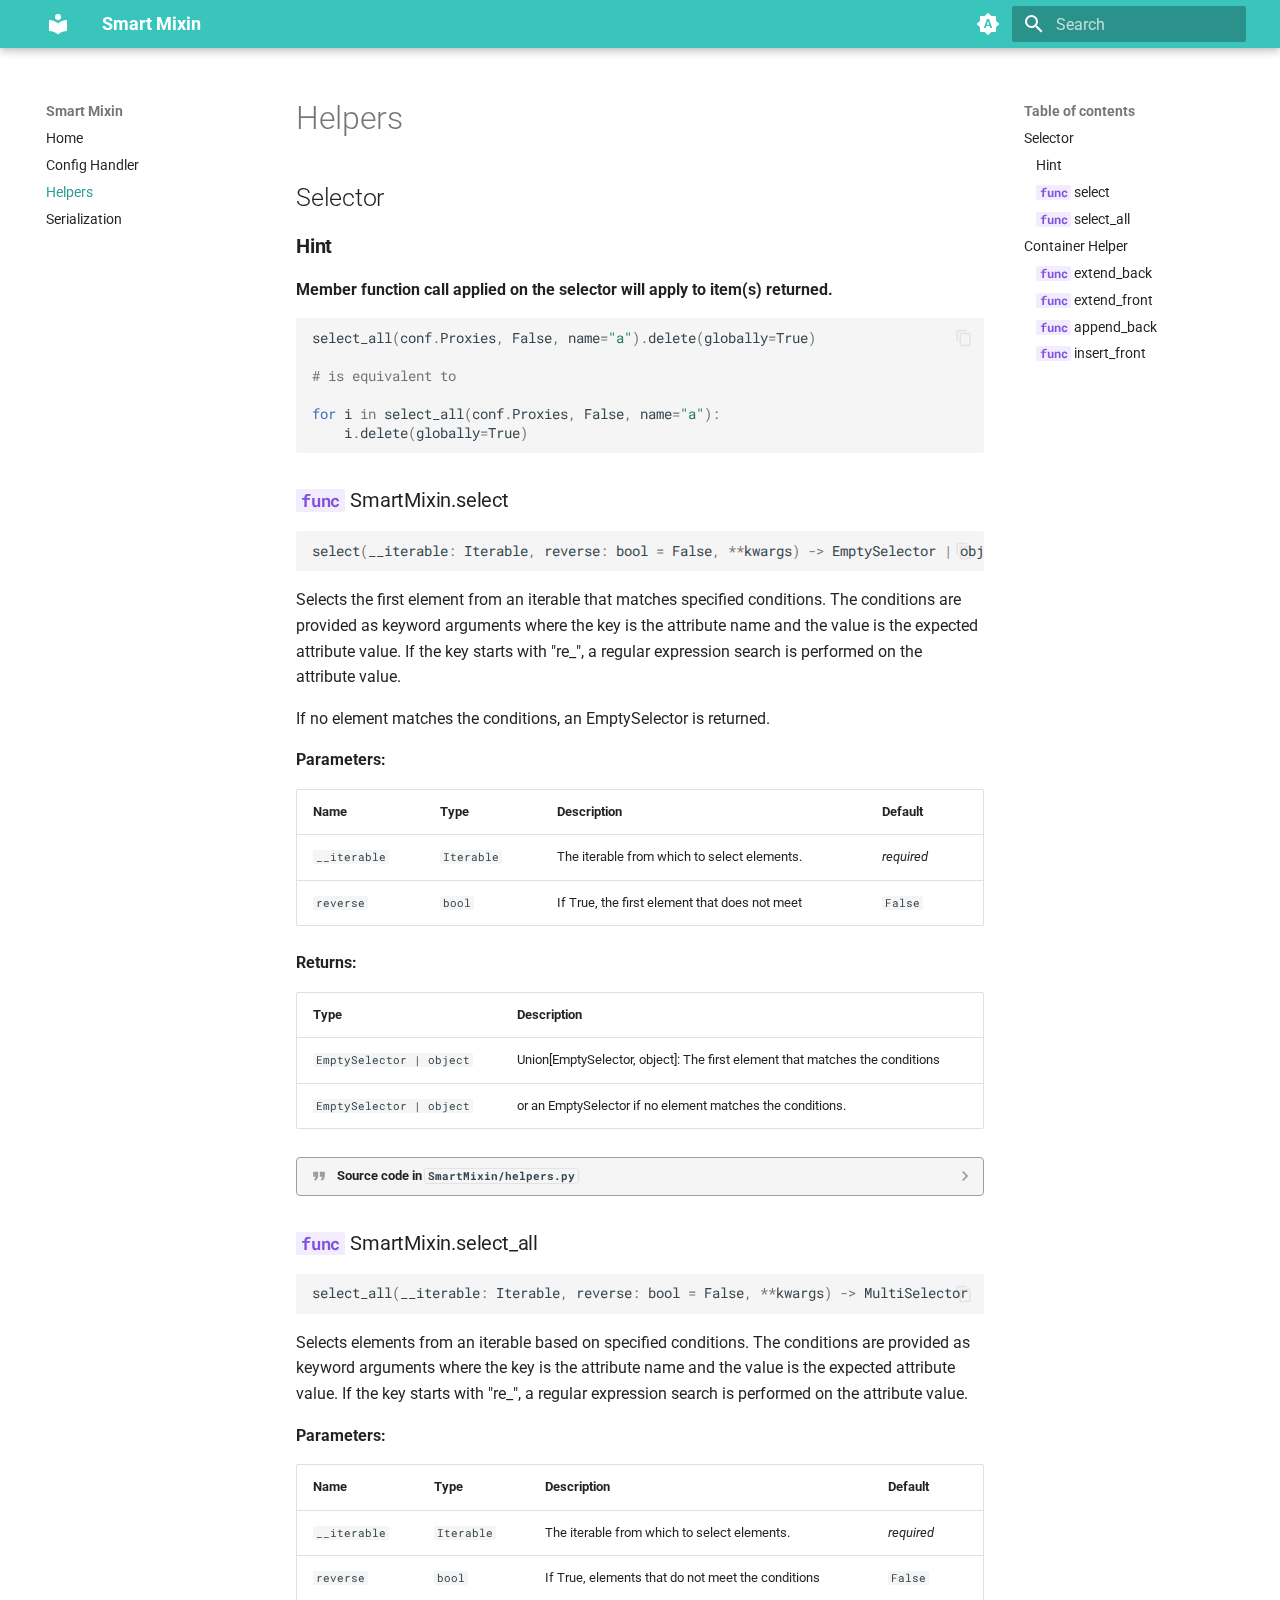
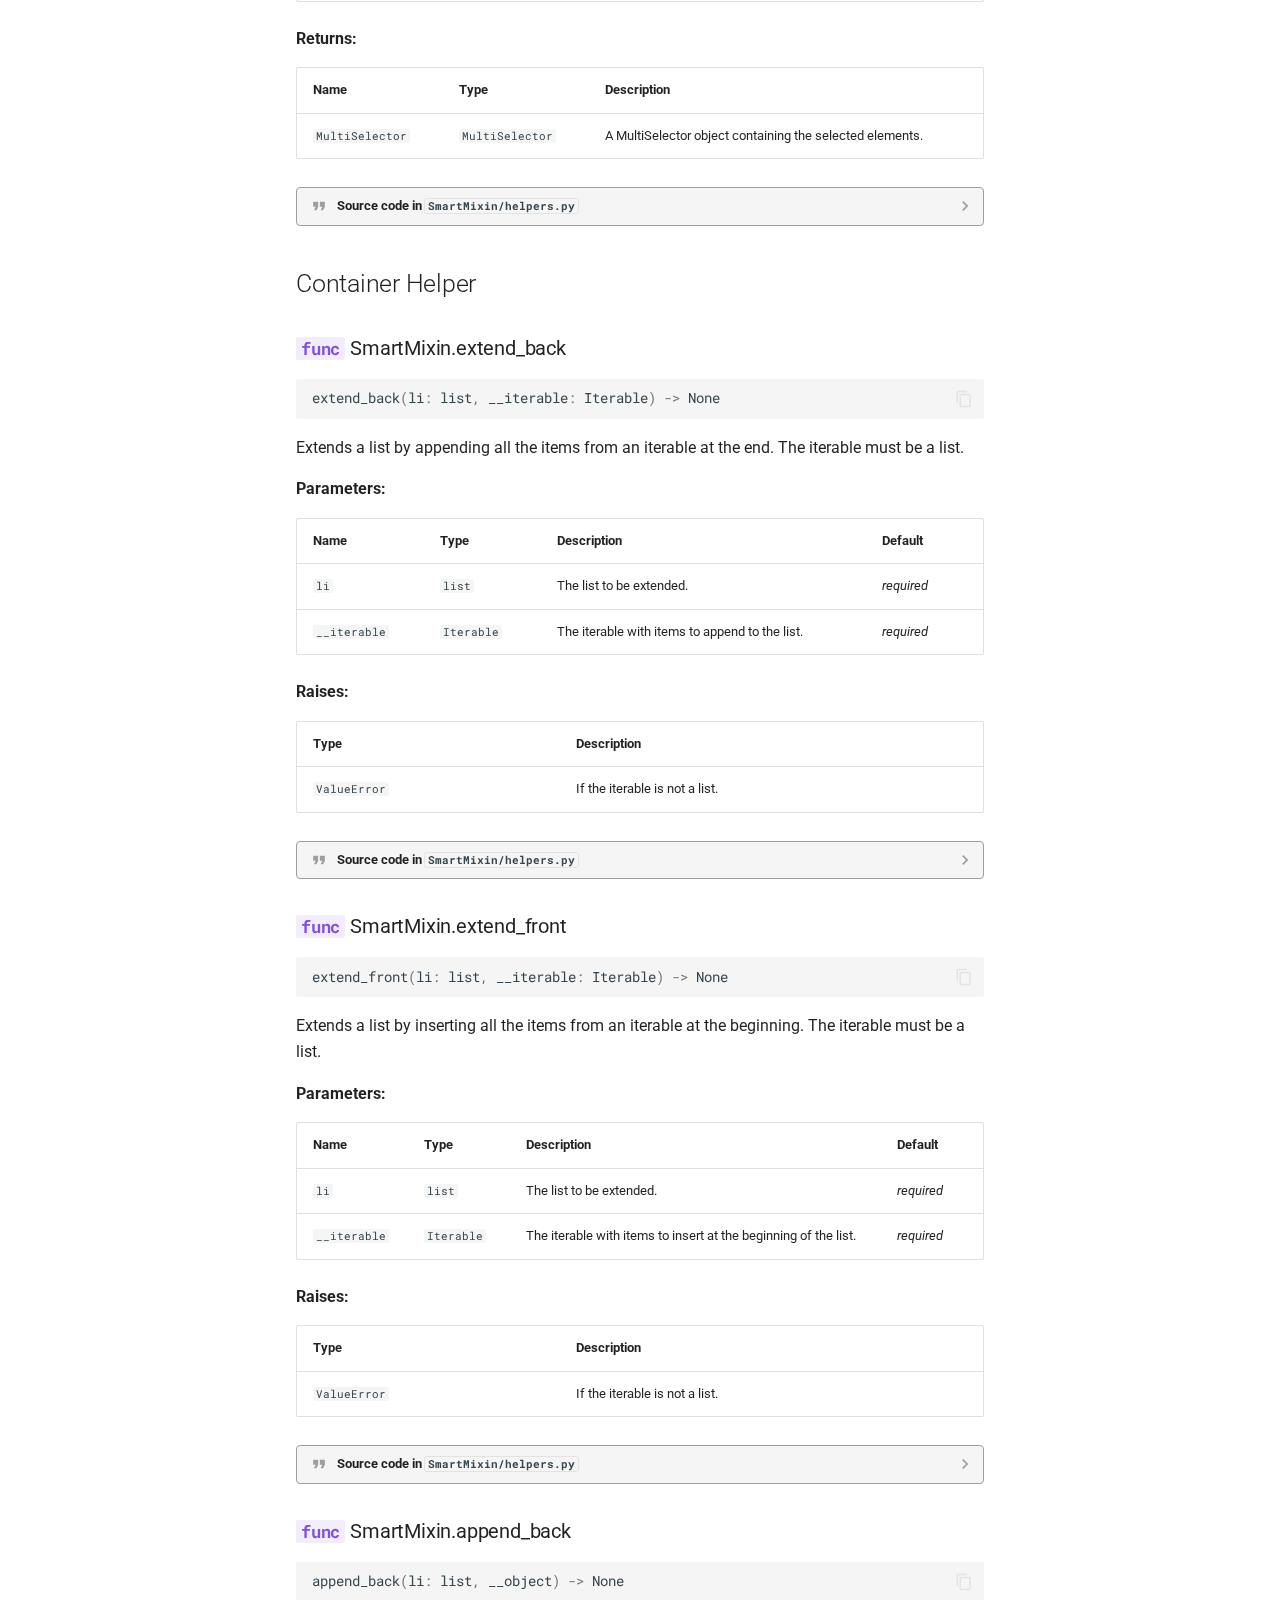
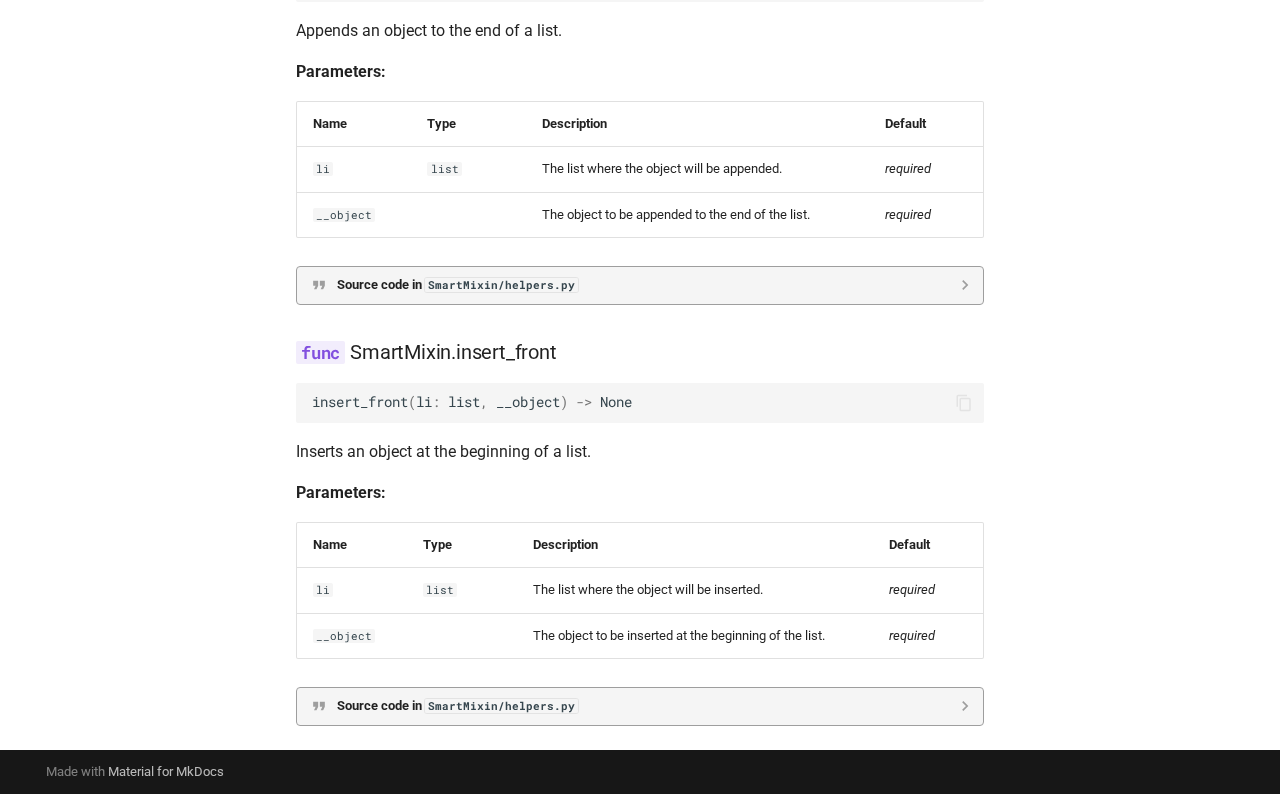
<file: Helpers/index.html>
<!doctype html>
<html lang="en" class="no-js">
  <head>
    
      <meta charset="utf-8">
      <meta name="viewport" content="width=device-width,initial-scale=1">
      
      
      
      
        <link rel="prev" href="../ConfigHandler/">
      
      
        <link rel="next" href="../Serialization/">
      
      
      <link rel="icon" href="../assets/images/favicon.png">
      <meta name="generator" content="mkdocs-1.5.3, mkdocs-material-9.5.7">
    
    
      
        <title>Helpers - Smart Mixin</title>
      
    
    
      <link rel="stylesheet" href="../assets/stylesheets/main.f2e4d321.min.css">
      
        
        <link rel="stylesheet" href="../assets/stylesheets/palette.06af60db.min.css">
      
      


    
    
      
    
    
      
        
        
        <link rel="preconnect" href="https://fonts.gstatic.com" crossorigin>
        <link rel="stylesheet" href="https://fonts.googleapis.com/css?family=Roboto:300,300i,400,400i,700,700i%7CRoboto+Mono:400,400i,700,700i&display=fallback">
        <style>:root{--md-text-font:"Roboto";--md-code-font:"Roboto Mono"}</style>
      
    
    
      <link rel="stylesheet" href="../assets/_mkdocstrings.css">
    
      <link rel="stylesheet" href="../stylesheets/extra.css">
    
    <script>__md_scope=new URL("..",location),__md_hash=e=>[...e].reduce((e,_)=>(e<<5)-e+_.charCodeAt(0),0),__md_get=(e,_=localStorage,t=__md_scope)=>JSON.parse(_.getItem(t.pathname+"."+e)),__md_set=(e,_,t=localStorage,a=__md_scope)=>{try{t.setItem(a.pathname+"."+e,JSON.stringify(_))}catch(e){}}</script>
    
      

    
    
    
  </head>
  
  
    
    
      
    
    
    
    
    <body dir="ltr" data-md-color-scheme="default" data-md-color-primary="indigo" data-md-color-accent="indigo">
  
    
    <input class="md-toggle" data-md-toggle="drawer" type="checkbox" id="__drawer" autocomplete="off">
    <input class="md-toggle" data-md-toggle="search" type="checkbox" id="__search" autocomplete="off">
    <label class="md-overlay" for="__drawer"></label>
    <div data-md-component="skip">
      
        
        <a href="#helpers" class="md-skip">
          Skip to content
        </a>
      
    </div>
    <div data-md-component="announce">
      
    </div>
    
    
      

  

<header class="md-header md-header--shadow" data-md-component="header">
  <nav class="md-header__inner md-grid" aria-label="Header">
    <a href=".." title="Smart Mixin" class="md-header__button md-logo" aria-label="Smart Mixin" data-md-component="logo">
      
  
  <svg xmlns="http://www.w3.org/2000/svg" viewBox="0 0 24 24"><path d="M12 8a3 3 0 0 0 3-3 3 3 0 0 0-3-3 3 3 0 0 0-3 3 3 3 0 0 0 3 3m0 3.54C9.64 9.35 6.5 8 3 8v11c3.5 0 6.64 1.35 9 3.54 2.36-2.19 5.5-3.54 9-3.54V8c-3.5 0-6.64 1.35-9 3.54Z"/></svg>

    </a>
    <label class="md-header__button md-icon" for="__drawer">
      
      <svg xmlns="http://www.w3.org/2000/svg" viewBox="0 0 24 24"><path d="M3 6h18v2H3V6m0 5h18v2H3v-2m0 5h18v2H3v-2Z"/></svg>
    </label>
    <div class="md-header__title" data-md-component="header-title">
      <div class="md-header__ellipsis">
        <div class="md-header__topic">
          <span class="md-ellipsis">
            Smart Mixin
          </span>
        </div>
        <div class="md-header__topic" data-md-component="header-topic">
          <span class="md-ellipsis">
            
              Helpers
            
          </span>
        </div>
      </div>
    </div>
    
      
        <form class="md-header__option" data-md-component="palette">
  
    
    
    
    <input class="md-option" data-md-color-media="(prefers-color-scheme)" data-md-color-scheme="default" data-md-color-primary="indigo" data-md-color-accent="indigo"  aria-label="Switch to light mode"  type="radio" name="__palette" id="__palette_0">
    
      <label class="md-header__button md-icon" title="Switch to light mode" for="__palette_1" hidden>
        <svg xmlns="http://www.w3.org/2000/svg" viewBox="0 0 24 24"><path d="m14.3 16-.7-2h-3.2l-.7 2H7.8L11 7h2l3.2 9h-1.9M20 8.69V4h-4.69L12 .69 8.69 4H4v4.69L.69 12 4 15.31V20h4.69L12 23.31 15.31 20H20v-4.69L23.31 12 20 8.69m-9.15 3.96h2.3L12 9l-1.15 3.65Z"/></svg>
      </label>
    
  
    
    
    
    <input class="md-option" data-md-color-media="(prefers-color-scheme: light)" data-md-color-scheme="default" data-md-color-primary="indigo" data-md-color-accent="indigo"  aria-label="Switch to dark mode"  type="radio" name="__palette" id="__palette_1">
    
      <label class="md-header__button md-icon" title="Switch to dark mode" for="__palette_2" hidden>
        <svg xmlns="http://www.w3.org/2000/svg" viewBox="0 0 24 24"><path d="M12 8a4 4 0 0 0-4 4 4 4 0 0 0 4 4 4 4 0 0 0 4-4 4 4 0 0 0-4-4m0 10a6 6 0 0 1-6-6 6 6 0 0 1 6-6 6 6 0 0 1 6 6 6 6 0 0 1-6 6m8-9.31V4h-4.69L12 .69 8.69 4H4v4.69L.69 12 4 15.31V20h4.69L12 23.31 15.31 20H20v-4.69L23.31 12 20 8.69Z"/></svg>
      </label>
    
  
    
    
    
    <input class="md-option" data-md-color-media="(prefers-color-scheme: dark)" data-md-color-scheme="slate" data-md-color-primary="indigo" data-md-color-accent="indigo"  aria-label="Switch to system preference"  type="radio" name="__palette" id="__palette_2">
    
      <label class="md-header__button md-icon" title="Switch to system preference" for="__palette_0" hidden>
        <svg xmlns="http://www.w3.org/2000/svg" viewBox="0 0 24 24"><path d="M12 18c-.89 0-1.74-.2-2.5-.55C11.56 16.5 13 14.42 13 12c0-2.42-1.44-4.5-3.5-5.45C10.26 6.2 11.11 6 12 6a6 6 0 0 1 6 6 6 6 0 0 1-6 6m8-9.31V4h-4.69L12 .69 8.69 4H4v4.69L.69 12 4 15.31V20h4.69L12 23.31 15.31 20H20v-4.69L23.31 12 20 8.69Z"/></svg>
      </label>
    
  
</form>
      
    
    
      <script>var media,input,key,value,palette=__md_get("__palette");if(palette&&palette.color){"(prefers-color-scheme)"===palette.color.media&&(media=matchMedia("(prefers-color-scheme: light)"),input=document.querySelector(media.matches?"[data-md-color-media='(prefers-color-scheme: light)']":"[data-md-color-media='(prefers-color-scheme: dark)']"),palette.color.media=input.getAttribute("data-md-color-media"),palette.color.scheme=input.getAttribute("data-md-color-scheme"),palette.color.primary=input.getAttribute("data-md-color-primary"),palette.color.accent=input.getAttribute("data-md-color-accent"));for([key,value]of Object.entries(palette.color))document.body.setAttribute("data-md-color-"+key,value)}</script>
    
    
    
      <label class="md-header__button md-icon" for="__search">
        
        <svg xmlns="http://www.w3.org/2000/svg" viewBox="0 0 24 24"><path d="M9.5 3A6.5 6.5 0 0 1 16 9.5c0 1.61-.59 3.09-1.56 4.23l.27.27h.79l5 5-1.5 1.5-5-5v-.79l-.27-.27A6.516 6.516 0 0 1 9.5 16 6.5 6.5 0 0 1 3 9.5 6.5 6.5 0 0 1 9.5 3m0 2C7 5 5 7 5 9.5S7 14 9.5 14 14 12 14 9.5 12 5 9.5 5Z"/></svg>
      </label>
      <div class="md-search" data-md-component="search" role="dialog">
  <label class="md-search__overlay" for="__search"></label>
  <div class="md-search__inner" role="search">
    <form class="md-search__form" name="search">
      <input type="text" class="md-search__input" name="query" aria-label="Search" placeholder="Search" autocapitalize="off" autocorrect="off" autocomplete="off" spellcheck="false" data-md-component="search-query" required>
      <label class="md-search__icon md-icon" for="__search">
        
        <svg xmlns="http://www.w3.org/2000/svg" viewBox="0 0 24 24"><path d="M9.5 3A6.5 6.5 0 0 1 16 9.5c0 1.61-.59 3.09-1.56 4.23l.27.27h.79l5 5-1.5 1.5-5-5v-.79l-.27-.27A6.516 6.516 0 0 1 9.5 16 6.5 6.5 0 0 1 3 9.5 6.5 6.5 0 0 1 9.5 3m0 2C7 5 5 7 5 9.5S7 14 9.5 14 14 12 14 9.5 12 5 9.5 5Z"/></svg>
        
        <svg xmlns="http://www.w3.org/2000/svg" viewBox="0 0 24 24"><path d="M20 11v2H8l5.5 5.5-1.42 1.42L4.16 12l7.92-7.92L13.5 5.5 8 11h12Z"/></svg>
      </label>
      <nav class="md-search__options" aria-label="Search">
        
        <button type="reset" class="md-search__icon md-icon" title="Clear" aria-label="Clear" tabindex="-1">
          
          <svg xmlns="http://www.w3.org/2000/svg" viewBox="0 0 24 24"><path d="M19 6.41 17.59 5 12 10.59 6.41 5 5 6.41 10.59 12 5 17.59 6.41 19 12 13.41 17.59 19 19 17.59 13.41 12 19 6.41Z"/></svg>
        </button>
      </nav>
      
    </form>
    <div class="md-search__output">
      <div class="md-search__scrollwrap" data-md-scrollfix>
        <div class="md-search-result" data-md-component="search-result">
          <div class="md-search-result__meta">
            Initializing search
          </div>
          <ol class="md-search-result__list" role="presentation"></ol>
        </div>
      </div>
    </div>
  </div>
</div>
    
    
  </nav>
  
</header>
    
    <div class="md-container" data-md-component="container">
      
      
        
          
        
      
      <main class="md-main" data-md-component="main">
        <div class="md-main__inner md-grid">
          
            
              
              <div class="md-sidebar md-sidebar--primary" data-md-component="sidebar" data-md-type="navigation" >
                <div class="md-sidebar__scrollwrap">
                  <div class="md-sidebar__inner">
                    



<nav class="md-nav md-nav--primary" aria-label="Navigation" data-md-level="0">
  <label class="md-nav__title" for="__drawer">
    <a href=".." title="Smart Mixin" class="md-nav__button md-logo" aria-label="Smart Mixin" data-md-component="logo">
      
  
  <svg xmlns="http://www.w3.org/2000/svg" viewBox="0 0 24 24"><path d="M12 8a3 3 0 0 0 3-3 3 3 0 0 0-3-3 3 3 0 0 0-3 3 3 3 0 0 0 3 3m0 3.54C9.64 9.35 6.5 8 3 8v11c3.5 0 6.64 1.35 9 3.54 2.36-2.19 5.5-3.54 9-3.54V8c-3.5 0-6.64 1.35-9 3.54Z"/></svg>

    </a>
    Smart Mixin
  </label>
  
  <ul class="md-nav__list" data-md-scrollfix>
    
      
      
  
  
  
  
    <li class="md-nav__item">
      <a href=".." class="md-nav__link">
        
  
  <span class="md-ellipsis">
    Home
  </span>
  

      </a>
    </li>
  

    
      
      
  
  
  
  
    <li class="md-nav__item">
      <a href="../ConfigHandler/" class="md-nav__link">
        
  
  <span class="md-ellipsis">
    Config Handler
  </span>
  

      </a>
    </li>
  

    
      
      
  
  
    
  
  
  
    <li class="md-nav__item md-nav__item--active">
      
      <input class="md-nav__toggle md-toggle" type="checkbox" id="__toc">
      
      
        
      
      
        <label class="md-nav__link md-nav__link--active" for="__toc">
          
  
  <span class="md-ellipsis">
    Helpers
  </span>
  

          <span class="md-nav__icon md-icon"></span>
        </label>
      
      <a href="./" class="md-nav__link md-nav__link--active">
        
  
  <span class="md-ellipsis">
    Helpers
  </span>
  

      </a>
      
        

<nav class="md-nav md-nav--secondary" aria-label="Table of contents">
  
  
  
    
  
  
    <label class="md-nav__title" for="__toc">
      <span class="md-nav__icon md-icon"></span>
      Table of contents
    </label>
    <ul class="md-nav__list" data-md-component="toc" data-md-scrollfix>
      
        <li class="md-nav__item">
  <a href="#selector" class="md-nav__link">
    <span class="md-ellipsis">
      Selector
    </span>
  </a>
  
    <nav class="md-nav" aria-label="Selector">
      <ul class="md-nav__list">
        
          <li class="md-nav__item">
  <a href="#hint" class="md-nav__link">
    <span class="md-ellipsis">
      Hint
    </span>
  </a>
  
</li>
        
          <li class="md-nav__item">
  <a href="#SmartMixin.select" class="md-nav__link">
    <span class="md-ellipsis">
      <code class="doc-symbol doc-symbol-toc doc-symbol-function"></code>&nbsp;select
    </span>
  </a>
  
</li>
        
          <li class="md-nav__item">
  <a href="#SmartMixin.select_all" class="md-nav__link">
    <span class="md-ellipsis">
      <code class="doc-symbol doc-symbol-toc doc-symbol-function"></code>&nbsp;select_all
    </span>
  </a>
  
</li>
        
      </ul>
    </nav>
  
</li>
      
        <li class="md-nav__item">
  <a href="#container-helper" class="md-nav__link">
    <span class="md-ellipsis">
      Container Helper
    </span>
  </a>
  
    <nav class="md-nav" aria-label="Container Helper">
      <ul class="md-nav__list">
        
          <li class="md-nav__item">
  <a href="#SmartMixin.extend_back" class="md-nav__link">
    <span class="md-ellipsis">
      <code class="doc-symbol doc-symbol-toc doc-symbol-function"></code>&nbsp;extend_back
    </span>
  </a>
  
</li>
        
          <li class="md-nav__item">
  <a href="#SmartMixin.extend_front" class="md-nav__link">
    <span class="md-ellipsis">
      <code class="doc-symbol doc-symbol-toc doc-symbol-function"></code>&nbsp;extend_front
    </span>
  </a>
  
</li>
        
          <li class="md-nav__item">
  <a href="#SmartMixin.append_back" class="md-nav__link">
    <span class="md-ellipsis">
      <code class="doc-symbol doc-symbol-toc doc-symbol-function"></code>&nbsp;append_back
    </span>
  </a>
  
</li>
        
          <li class="md-nav__item">
  <a href="#SmartMixin.insert_front" class="md-nav__link">
    <span class="md-ellipsis">
      <code class="doc-symbol doc-symbol-toc doc-symbol-function"></code>&nbsp;insert_front
    </span>
  </a>
  
</li>
        
      </ul>
    </nav>
  
</li>
      
    </ul>
  
</nav>
      
    </li>
  

    
      
      
  
  
  
  
    <li class="md-nav__item">
      <a href="../Serialization/" class="md-nav__link">
        
  
  <span class="md-ellipsis">
    Serialization
  </span>
  

      </a>
    </li>
  

    
  </ul>
</nav>
                  </div>
                </div>
              </div>
            
            
              
              <div class="md-sidebar md-sidebar--secondary" data-md-component="sidebar" data-md-type="toc" >
                <div class="md-sidebar__scrollwrap">
                  <div class="md-sidebar__inner">
                    

<nav class="md-nav md-nav--secondary" aria-label="Table of contents">
  
  
  
    
  
  
    <label class="md-nav__title" for="__toc">
      <span class="md-nav__icon md-icon"></span>
      Table of contents
    </label>
    <ul class="md-nav__list" data-md-component="toc" data-md-scrollfix>
      
        <li class="md-nav__item">
  <a href="#selector" class="md-nav__link">
    <span class="md-ellipsis">
      Selector
    </span>
  </a>
  
    <nav class="md-nav" aria-label="Selector">
      <ul class="md-nav__list">
        
          <li class="md-nav__item">
  <a href="#hint" class="md-nav__link">
    <span class="md-ellipsis">
      Hint
    </span>
  </a>
  
</li>
        
          <li class="md-nav__item">
  <a href="#SmartMixin.select" class="md-nav__link">
    <span class="md-ellipsis">
      <code class="doc-symbol doc-symbol-toc doc-symbol-function"></code>&nbsp;select
    </span>
  </a>
  
</li>
        
          <li class="md-nav__item">
  <a href="#SmartMixin.select_all" class="md-nav__link">
    <span class="md-ellipsis">
      <code class="doc-symbol doc-symbol-toc doc-symbol-function"></code>&nbsp;select_all
    </span>
  </a>
  
</li>
        
      </ul>
    </nav>
  
</li>
      
        <li class="md-nav__item">
  <a href="#container-helper" class="md-nav__link">
    <span class="md-ellipsis">
      Container Helper
    </span>
  </a>
  
    <nav class="md-nav" aria-label="Container Helper">
      <ul class="md-nav__list">
        
          <li class="md-nav__item">
  <a href="#SmartMixin.extend_back" class="md-nav__link">
    <span class="md-ellipsis">
      <code class="doc-symbol doc-symbol-toc doc-symbol-function"></code>&nbsp;extend_back
    </span>
  </a>
  
</li>
        
          <li class="md-nav__item">
  <a href="#SmartMixin.extend_front" class="md-nav__link">
    <span class="md-ellipsis">
      <code class="doc-symbol doc-symbol-toc doc-symbol-function"></code>&nbsp;extend_front
    </span>
  </a>
  
</li>
        
          <li class="md-nav__item">
  <a href="#SmartMixin.append_back" class="md-nav__link">
    <span class="md-ellipsis">
      <code class="doc-symbol doc-symbol-toc doc-symbol-function"></code>&nbsp;append_back
    </span>
  </a>
  
</li>
        
          <li class="md-nav__item">
  <a href="#SmartMixin.insert_front" class="md-nav__link">
    <span class="md-ellipsis">
      <code class="doc-symbol doc-symbol-toc doc-symbol-function"></code>&nbsp;insert_front
    </span>
  </a>
  
</li>
        
      </ul>
    </nav>
  
</li>
      
    </ul>
  
</nav>
                  </div>
                </div>
              </div>
            
          
          
            <div class="md-content" data-md-component="content">
              <article class="md-content__inner md-typeset">
                
                  


<h1 id="helpers">Helpers</h1>
<h2 id="selector">Selector</h2>
<h3 id="hint"><strong>Hint</strong></h3>
<p><strong>Member function call applied on the selector will apply to item(s) returned.</strong></p>
<div class="language-python highlight"><pre><span></span><code><span id="__span-0-1"><a id="__codelineno-0-1" name="__codelineno-0-1" href="#__codelineno-0-1"></a><span class="n">select_all</span><span class="p">(</span><span class="n">conf</span><span class="o">.</span><span class="n">Proxies</span><span class="p">,</span> <span class="kc">False</span><span class="p">,</span> <span class="n">name</span><span class="o">=</span><span class="s2">&quot;a&quot;</span><span class="p">)</span><span class="o">.</span><span class="n">delete</span><span class="p">(</span><span class="n">globally</span><span class="o">=</span><span class="kc">True</span><span class="p">)</span>
</span><span id="__span-0-2"><a id="__codelineno-0-2" name="__codelineno-0-2" href="#__codelineno-0-2"></a>
</span><span id="__span-0-3"><a id="__codelineno-0-3" name="__codelineno-0-3" href="#__codelineno-0-3"></a><span class="c1"># is equivalent to</span>
</span><span id="__span-0-4"><a id="__codelineno-0-4" name="__codelineno-0-4" href="#__codelineno-0-4"></a>
</span><span id="__span-0-5"><a id="__codelineno-0-5" name="__codelineno-0-5" href="#__codelineno-0-5"></a><span class="k">for</span> <span class="n">i</span> <span class="ow">in</span> <span class="n">select_all</span><span class="p">(</span><span class="n">conf</span><span class="o">.</span><span class="n">Proxies</span><span class="p">,</span> <span class="kc">False</span><span class="p">,</span> <span class="n">name</span><span class="o">=</span><span class="s2">&quot;a&quot;</span><span class="p">):</span>
</span><span id="__span-0-6"><a id="__codelineno-0-6" name="__codelineno-0-6" href="#__codelineno-0-6"></a>    <span class="n">i</span><span class="o">.</span><span class="n">delete</span><span class="p">(</span><span class="n">globally</span><span class="o">=</span><span class="kc">True</span><span class="p">)</span>
</span></code></pre></div>



<div class="doc doc-object doc-function">



<h3 id="SmartMixin.select" class="doc doc-heading">
<code class="doc-symbol doc-symbol-heading doc-symbol-function"></code>          <span class="doc doc-object-name doc-function-name">SmartMixin.select</span>


</h3>
<div class="doc-signature highlight"><pre><span></span><code><span id="__span-0-1"><a id="__codelineno-0-1" name="__codelineno-0-1" href="#__codelineno-0-1"></a><span class="n">select</span><span class="p">(</span><span class="n">__iterable</span><span class="p">:</span> <span class="n"><span title="typing.Iterable">Iterable</span></span><span class="p">,</span> <span class="n">reverse</span><span class="p">:</span> <span class="n">bool</span> <span class="o">=</span> <span class="kc">False</span><span class="p">,</span> <span class="o">**</span><span class="n">kwargs</span><span class="p">)</span> <span class="o">-&gt;</span> <span class="n"><span title="SmartMixin.helpers.EmptySelector">EmptySelector</span></span> <span class="o">|</span> <span class="n">object</span>
</span></code></pre></div>

  <div class="doc doc-contents first">
  
      <p>Selects the first element from an iterable that matches specified conditions. 
The conditions are provided as keyword arguments where the key is the attribute 
name and the value is the expected attribute value. If the key starts with "re_", 
a regular expression search is performed on the attribute value.</p>
<p>If no element matches the conditions, an EmptySelector is returned.</p>



  <p><strong>Parameters:</strong></p>
  <table>
    <thead>
      <tr>
        <th>Name</th>
        <th>Type</th>
        <th>Description</th>
        <th>Default</th>
      </tr>
    </thead>
    <tbody>
        <tr>
          <td><code>__iterable</code></td>
          <td>
                <code><span title="typing.Iterable">Iterable</span></code>
          </td>
          <td>
            <div class="doc-md-description">
              <p>The iterable from which to select elements.</p>
            </div>
          </td>
          <td>
              <em>required</em>
          </td>
        </tr>
        <tr>
          <td><code>reverse</code></td>
          <td>
                <code>bool</code>
          </td>
          <td>
            <div class="doc-md-description">
              <p>If True, the first element that does not meet </p>
            </div>
          </td>
          <td>
                <code>False</code>
          </td>
        </tr>
    </tbody>
  </table>



  <p><strong>Returns:</strong></p>
  <table>
    <thead>
      <tr>
        <th>Type</th>
        <th>Description</th>
      </tr>
    </thead>
    <tbody>
        <tr>
          <td>
                <code><span title="SmartMixin.helpers.EmptySelector">EmptySelector</span> | object</code>
          </td>
          <td>
            <div class="doc-md-description">
              <p>Union[EmptySelector, object]: The first element that matches the conditions </p>
            </div>
          </td>
        </tr>
        <tr>
          <td>
                <code><span title="SmartMixin.helpers.EmptySelector">EmptySelector</span> | object</code>
          </td>
          <td>
            <div class="doc-md-description">
              <p>or an EmptySelector if no element matches the conditions.</p>
            </div>
          </td>
        </tr>
    </tbody>
  </table>

          <details class="quote">
            <summary>Source code in <code>SmartMixin/helpers.py</code></summary>
            <div class="highlight"><table class="highlighttable"><tr><td class="linenos"><div class="linenodiv"><pre><span></span><span class="normal"><a href="#__codelineno-0-222">222</a></span>
<span class="normal"><a href="#__codelineno-0-223">223</a></span>
<span class="normal"><a href="#__codelineno-0-224">224</a></span>
<span class="normal"><a href="#__codelineno-0-225">225</a></span>
<span class="normal"><a href="#__codelineno-0-226">226</a></span>
<span class="normal"><a href="#__codelineno-0-227">227</a></span>
<span class="normal"><a href="#__codelineno-0-228">228</a></span>
<span class="normal"><a href="#__codelineno-0-229">229</a></span>
<span class="normal"><a href="#__codelineno-0-230">230</a></span>
<span class="normal"><a href="#__codelineno-0-231">231</a></span>
<span class="normal"><a href="#__codelineno-0-232">232</a></span>
<span class="normal"><a href="#__codelineno-0-233">233</a></span>
<span class="normal"><a href="#__codelineno-0-234">234</a></span>
<span class="normal"><a href="#__codelineno-0-235">235</a></span>
<span class="normal"><a href="#__codelineno-0-236">236</a></span>
<span class="normal"><a href="#__codelineno-0-237">237</a></span>
<span class="normal"><a href="#__codelineno-0-238">238</a></span>
<span class="normal"><a href="#__codelineno-0-239">239</a></span>
<span class="normal"><a href="#__codelineno-0-240">240</a></span>
<span class="normal"><a href="#__codelineno-0-241">241</a></span>
<span class="normal"><a href="#__codelineno-0-242">242</a></span>
<span class="normal"><a href="#__codelineno-0-243">243</a></span>
<span class="normal"><a href="#__codelineno-0-244">244</a></span>
<span class="normal"><a href="#__codelineno-0-245">245</a></span>
<span class="normal"><a href="#__codelineno-0-246">246</a></span>
<span class="normal"><a href="#__codelineno-0-247">247</a></span>
<span class="normal"><a href="#__codelineno-0-248">248</a></span>
<span class="normal"><a href="#__codelineno-0-249">249</a></span>
<span class="normal"><a href="#__codelineno-0-250">250</a></span>
<span class="normal"><a href="#__codelineno-0-251">251</a></span>
<span class="normal"><a href="#__codelineno-0-252">252</a></span>
<span class="normal"><a href="#__codelineno-0-253">253</a></span>
<span class="normal"><a href="#__codelineno-0-254">254</a></span>
<span class="normal"><a href="#__codelineno-0-255">255</a></span>
<span class="normal"><a href="#__codelineno-0-256">256</a></span>
<span class="normal"><a href="#__codelineno-0-257">257</a></span></pre></div></td><td class="code"><div><pre><span></span><code><span id="__span-0-222"><a id="__codelineno-0-222" name="__codelineno-0-222"></a><span class="k">def</span> <span class="nf">select</span><span class="p">(</span><span class="n">__iterable</span><span class="p">:</span> <span class="n">Iterable</span><span class="p">,</span> <span class="n">reverse</span><span class="p">:</span> <span class="nb">bool</span> <span class="o">=</span> <span class="kc">False</span><span class="p">,</span> <span class="o">**</span><span class="n">kwargs</span><span class="p">)</span> <span class="o">-&gt;</span> <span class="n">EmptySelector</span> <span class="o">|</span> <span class="nb">object</span><span class="p">:</span>
</span><span id="__span-0-223"><a id="__codelineno-0-223" name="__codelineno-0-223"></a><span class="w">    </span><span class="sd">&quot;&quot;&quot;</span>
</span><span id="__span-0-224"><a id="__codelineno-0-224" name="__codelineno-0-224"></a><span class="sd">    Selects the first element from an iterable that matches specified conditions. </span>
</span><span id="__span-0-225"><a id="__codelineno-0-225" name="__codelineno-0-225"></a><span class="sd">    The conditions are provided as keyword arguments where the key is the attribute </span>
</span><span id="__span-0-226"><a id="__codelineno-0-226" name="__codelineno-0-226"></a><span class="sd">    name and the value is the expected attribute value. If the key starts with &quot;re_&quot;, </span>
</span><span id="__span-0-227"><a id="__codelineno-0-227" name="__codelineno-0-227"></a><span class="sd">    a regular expression search is performed on the attribute value.</span>
</span><span id="__span-0-228"><a id="__codelineno-0-228" name="__codelineno-0-228"></a>
</span><span id="__span-0-229"><a id="__codelineno-0-229" name="__codelineno-0-229"></a><span class="sd">    If no element matches the conditions, an EmptySelector is returned.</span>
</span><span id="__span-0-230"><a id="__codelineno-0-230" name="__codelineno-0-230"></a>
</span><span id="__span-0-231"><a id="__codelineno-0-231" name="__codelineno-0-231"></a><span class="sd">    Args:</span>
</span><span id="__span-0-232"><a id="__codelineno-0-232" name="__codelineno-0-232"></a><span class="sd">        __iterable (Iterable): The iterable from which to select elements.</span>
</span><span id="__span-0-233"><a id="__codelineno-0-233" name="__codelineno-0-233"></a><span class="sd">        reverse (bool, optional): If True, the first element that does not meet </span>
</span><span id="__span-0-234"><a id="__codelineno-0-234" name="__codelineno-0-234"></a><span class="sd">        the conditions is selected. If False, the first element that meets the </span>
</span><span id="__span-0-235"><a id="__codelineno-0-235" name="__codelineno-0-235"></a><span class="sd">        conditions is selected. Defaults to False.</span>
</span><span id="__span-0-236"><a id="__codelineno-0-236" name="__codelineno-0-236"></a>
</span><span id="__span-0-237"><a id="__codelineno-0-237" name="__codelineno-0-237"></a><span class="sd">    Returns:</span>
</span><span id="__span-0-238"><a id="__codelineno-0-238" name="__codelineno-0-238"></a><span class="sd">        Union[EmptySelector, object]: The first element that matches the conditions </span>
</span><span id="__span-0-239"><a id="__codelineno-0-239" name="__codelineno-0-239"></a><span class="sd">        or an EmptySelector if no element matches the conditions.</span>
</span><span id="__span-0-240"><a id="__codelineno-0-240" name="__codelineno-0-240"></a><span class="sd">    &quot;&quot;&quot;</span>
</span><span id="__span-0-241"><a id="__codelineno-0-241" name="__codelineno-0-241"></a>
</span><span id="__span-0-242"><a id="__codelineno-0-242" name="__codelineno-0-242"></a>    <span class="k">for</span> <span class="n">i</span> <span class="ow">in</span> <span class="n">__iterable</span><span class="p">:</span>
</span><span id="__span-0-243"><a id="__codelineno-0-243" name="__codelineno-0-243"></a>        <span class="n">tmp</span> <span class="o">=</span> <span class="kc">True</span>
</span><span id="__span-0-244"><a id="__codelineno-0-244" name="__codelineno-0-244"></a>        <span class="k">for</span> <span class="n">j</span> <span class="ow">in</span> <span class="n">kwargs</span><span class="o">.</span><span class="n">keys</span><span class="p">():</span>
</span><span id="__span-0-245"><a id="__codelineno-0-245" name="__codelineno-0-245"></a>            <span class="k">if</span> <span class="n">j</span><span class="o">.</span><span class="n">startswith</span><span class="p">(</span><span class="s2">&quot;re_&quot;</span><span class="p">):</span>
</span><span id="__span-0-246"><a id="__codelineno-0-246" name="__codelineno-0-246"></a>                <span class="k">if</span> <span class="ow">not</span> <span class="n">re</span><span class="o">.</span><span class="n">search</span><span class="p">(</span><span class="n">kwargs</span><span class="p">[</span><span class="n">j</span><span class="p">],</span> <span class="nb">getattr</span><span class="p">(</span><span class="n">i</span><span class="p">,</span> <span class="n">j</span><span class="p">[</span><span class="mi">3</span><span class="p">:])):</span>
</span><span id="__span-0-247"><a id="__codelineno-0-247" name="__codelineno-0-247"></a>                    <span class="n">tmp</span> <span class="o">=</span> <span class="kc">False</span>
</span><span id="__span-0-248"><a id="__codelineno-0-248" name="__codelineno-0-248"></a>                    <span class="k">break</span>
</span><span id="__span-0-249"><a id="__codelineno-0-249" name="__codelineno-0-249"></a>            <span class="k">else</span><span class="p">:</span>
</span><span id="__span-0-250"><a id="__codelineno-0-250" name="__codelineno-0-250"></a>                <span class="k">if</span> <span class="ow">not</span> <span class="n">kwargs</span><span class="p">[</span><span class="n">j</span><span class="p">]</span> <span class="o">==</span> <span class="nb">getattr</span><span class="p">(</span><span class="n">i</span><span class="p">,</span> <span class="n">j</span><span class="p">):</span>
</span><span id="__span-0-251"><a id="__codelineno-0-251" name="__codelineno-0-251"></a>                    <span class="n">tmp</span> <span class="o">=</span> <span class="kc">False</span>
</span><span id="__span-0-252"><a id="__codelineno-0-252" name="__codelineno-0-252"></a>                    <span class="k">break</span>
</span><span id="__span-0-253"><a id="__codelineno-0-253" name="__codelineno-0-253"></a>        <span class="k">if</span> <span class="n">tmp</span> <span class="ow">and</span> <span class="ow">not</span> <span class="n">reverse</span><span class="p">:</span>
</span><span id="__span-0-254"><a id="__codelineno-0-254" name="__codelineno-0-254"></a>            <span class="k">return</span> <span class="n">i</span>
</span><span id="__span-0-255"><a id="__codelineno-0-255" name="__codelineno-0-255"></a>        <span class="k">elif</span> <span class="ow">not</span> <span class="n">tmp</span> <span class="ow">and</span> <span class="n">reverse</span><span class="p">:</span>
</span><span id="__span-0-256"><a id="__codelineno-0-256" name="__codelineno-0-256"></a>            <span class="k">return</span> <span class="n">i</span>
</span><span id="__span-0-257"><a id="__codelineno-0-257" name="__codelineno-0-257"></a>    <span class="k">return</span> <span class="n">EmptySelector</span><span class="p">()</span>
</span></code></pre></div></td></tr></table></div>
          </details>
  </div>

</div>


<div class="doc doc-object doc-function">



<h3 id="SmartMixin.select_all" class="doc doc-heading">
<code class="doc-symbol doc-symbol-heading doc-symbol-function"></code>          <span class="doc doc-object-name doc-function-name">SmartMixin.select_all</span>


</h3>
<div class="doc-signature highlight"><pre><span></span><code><span id="__span-0-1"><a id="__codelineno-0-1" name="__codelineno-0-1" href="#__codelineno-0-1"></a><span class="n">select_all</span><span class="p">(</span><span class="n">__iterable</span><span class="p">:</span> <span class="n"><span title="typing.Iterable">Iterable</span></span><span class="p">,</span> <span class="n">reverse</span><span class="p">:</span> <span class="n">bool</span> <span class="o">=</span> <span class="kc">False</span><span class="p">,</span> <span class="o">**</span><span class="n">kwargs</span><span class="p">)</span> <span class="o">-&gt;</span> <span class="n"><span title="SmartMixin.helpers.MultiSelector">MultiSelector</span></span>
</span></code></pre></div>

  <div class="doc doc-contents first">
  
      <p>Selects elements from an iterable based on specified conditions. The conditions 
are provided as keyword arguments where the key is the attribute name and the 
value is the expected attribute value. If the key starts with "re_", a regular 
expression search is performed on the attribute value.</p>



  <p><strong>Parameters:</strong></p>
  <table>
    <thead>
      <tr>
        <th>Name</th>
        <th>Type</th>
        <th>Description</th>
        <th>Default</th>
      </tr>
    </thead>
    <tbody>
        <tr>
          <td><code>__iterable</code></td>
          <td>
                <code><span title="typing.Iterable">Iterable</span></code>
          </td>
          <td>
            <div class="doc-md-description">
              <p>The iterable from which to select elements.</p>
            </div>
          </td>
          <td>
              <em>required</em>
          </td>
        </tr>
        <tr>
          <td><code>reverse</code></td>
          <td>
                <code>bool</code>
          </td>
          <td>
            <div class="doc-md-description">
              <p>If True, elements that do not meet the conditions </p>
            </div>
          </td>
          <td>
                <code>False</code>
          </td>
        </tr>
    </tbody>
  </table>



  <p><strong>Returns:</strong></p>
  <table>
    <thead>
      <tr>
<th>Name</th>        <th>Type</th>
        <th>Description</th>
      </tr>
    </thead>
    <tbody>
        <tr>
<td><code>MultiSelector</code></td>          <td>
                <code><span title="SmartMixin.helpers.MultiSelector">MultiSelector</span></code>
          </td>
          <td>
            <div class="doc-md-description">
              <p>A MultiSelector object containing the selected elements.</p>
            </div>
          </td>
        </tr>
    </tbody>
  </table>

          <details class="quote">
            <summary>Source code in <code>SmartMixin/helpers.py</code></summary>
            <div class="highlight"><table class="highlighttable"><tr><td class="linenos"><div class="linenodiv"><pre><span></span><span class="normal"><a href="#__codelineno-0-186">186</a></span>
<span class="normal"><a href="#__codelineno-0-187">187</a></span>
<span class="normal"><a href="#__codelineno-0-188">188</a></span>
<span class="normal"><a href="#__codelineno-0-189">189</a></span>
<span class="normal"><a href="#__codelineno-0-190">190</a></span>
<span class="normal"><a href="#__codelineno-0-191">191</a></span>
<span class="normal"><a href="#__codelineno-0-192">192</a></span>
<span class="normal"><a href="#__codelineno-0-193">193</a></span>
<span class="normal"><a href="#__codelineno-0-194">194</a></span>
<span class="normal"><a href="#__codelineno-0-195">195</a></span>
<span class="normal"><a href="#__codelineno-0-196">196</a></span>
<span class="normal"><a href="#__codelineno-0-197">197</a></span>
<span class="normal"><a href="#__codelineno-0-198">198</a></span>
<span class="normal"><a href="#__codelineno-0-199">199</a></span>
<span class="normal"><a href="#__codelineno-0-200">200</a></span>
<span class="normal"><a href="#__codelineno-0-201">201</a></span>
<span class="normal"><a href="#__codelineno-0-202">202</a></span>
<span class="normal"><a href="#__codelineno-0-203">203</a></span>
<span class="normal"><a href="#__codelineno-0-204">204</a></span>
<span class="normal"><a href="#__codelineno-0-205">205</a></span>
<span class="normal"><a href="#__codelineno-0-206">206</a></span>
<span class="normal"><a href="#__codelineno-0-207">207</a></span>
<span class="normal"><a href="#__codelineno-0-208">208</a></span>
<span class="normal"><a href="#__codelineno-0-209">209</a></span>
<span class="normal"><a href="#__codelineno-0-210">210</a></span>
<span class="normal"><a href="#__codelineno-0-211">211</a></span>
<span class="normal"><a href="#__codelineno-0-212">212</a></span>
<span class="normal"><a href="#__codelineno-0-213">213</a></span>
<span class="normal"><a href="#__codelineno-0-214">214</a></span>
<span class="normal"><a href="#__codelineno-0-215">215</a></span>
<span class="normal"><a href="#__codelineno-0-216">216</a></span>
<span class="normal"><a href="#__codelineno-0-217">217</a></span>
<span class="normal"><a href="#__codelineno-0-218">218</a></span>
<span class="normal"><a href="#__codelineno-0-219">219</a></span></pre></div></td><td class="code"><div><pre><span></span><code><span id="__span-0-186"><a id="__codelineno-0-186" name="__codelineno-0-186"></a><span class="k">def</span> <span class="nf">select_all</span><span class="p">(</span><span class="n">__iterable</span><span class="p">:</span> <span class="n">Iterable</span><span class="p">,</span> <span class="n">reverse</span><span class="p">:</span> <span class="nb">bool</span> <span class="o">=</span> <span class="kc">False</span><span class="p">,</span> <span class="o">**</span><span class="n">kwargs</span><span class="p">)</span> <span class="o">-&gt;</span> <span class="n">MultiSelector</span><span class="p">:</span>
</span><span id="__span-0-187"><a id="__codelineno-0-187" name="__codelineno-0-187"></a><span class="w">    </span><span class="sd">&quot;&quot;&quot;</span>
</span><span id="__span-0-188"><a id="__codelineno-0-188" name="__codelineno-0-188"></a><span class="sd">    Selects elements from an iterable based on specified conditions. The conditions </span>
</span><span id="__span-0-189"><a id="__codelineno-0-189" name="__codelineno-0-189"></a><span class="sd">    are provided as keyword arguments where the key is the attribute name and the </span>
</span><span id="__span-0-190"><a id="__codelineno-0-190" name="__codelineno-0-190"></a><span class="sd">    value is the expected attribute value. If the key starts with &quot;re_&quot;, a regular </span>
</span><span id="__span-0-191"><a id="__codelineno-0-191" name="__codelineno-0-191"></a><span class="sd">    expression search is performed on the attribute value.</span>
</span><span id="__span-0-192"><a id="__codelineno-0-192" name="__codelineno-0-192"></a>
</span><span id="__span-0-193"><a id="__codelineno-0-193" name="__codelineno-0-193"></a><span class="sd">    Args:</span>
</span><span id="__span-0-194"><a id="__codelineno-0-194" name="__codelineno-0-194"></a><span class="sd">        __iterable (Iterable): The iterable from which to select elements.</span>
</span><span id="__span-0-195"><a id="__codelineno-0-195" name="__codelineno-0-195"></a><span class="sd">        reverse (bool, optional): If True, elements that do not meet the conditions </span>
</span><span id="__span-0-196"><a id="__codelineno-0-196" name="__codelineno-0-196"></a><span class="sd">        are selected. If False, elements that meet the conditions are selected. </span>
</span><span id="__span-0-197"><a id="__codelineno-0-197" name="__codelineno-0-197"></a><span class="sd">        Defaults to False.</span>
</span><span id="__span-0-198"><a id="__codelineno-0-198" name="__codelineno-0-198"></a>
</span><span id="__span-0-199"><a id="__codelineno-0-199" name="__codelineno-0-199"></a><span class="sd">    Returns:</span>
</span><span id="__span-0-200"><a id="__codelineno-0-200" name="__codelineno-0-200"></a><span class="sd">        MultiSelector: A MultiSelector object containing the selected elements.</span>
</span><span id="__span-0-201"><a id="__codelineno-0-201" name="__codelineno-0-201"></a><span class="sd">    &quot;&quot;&quot;</span>
</span><span id="__span-0-202"><a id="__codelineno-0-202" name="__codelineno-0-202"></a>
</span><span id="__span-0-203"><a id="__codelineno-0-203" name="__codelineno-0-203"></a>    <span class="n">result</span> <span class="o">=</span> <span class="p">[]</span>
</span><span id="__span-0-204"><a id="__codelineno-0-204" name="__codelineno-0-204"></a>    <span class="k">for</span> <span class="n">i</span> <span class="ow">in</span> <span class="n">__iterable</span><span class="p">:</span>
</span><span id="__span-0-205"><a id="__codelineno-0-205" name="__codelineno-0-205"></a>        <span class="n">tmp</span> <span class="o">=</span> <span class="kc">True</span>
</span><span id="__span-0-206"><a id="__codelineno-0-206" name="__codelineno-0-206"></a>        <span class="k">for</span> <span class="n">j</span> <span class="ow">in</span> <span class="n">kwargs</span><span class="o">.</span><span class="n">keys</span><span class="p">():</span>
</span><span id="__span-0-207"><a id="__codelineno-0-207" name="__codelineno-0-207"></a>            <span class="k">if</span> <span class="n">j</span><span class="o">.</span><span class="n">startswith</span><span class="p">(</span><span class="s2">&quot;re_&quot;</span><span class="p">):</span>
</span><span id="__span-0-208"><a id="__codelineno-0-208" name="__codelineno-0-208"></a>                <span class="k">if</span> <span class="ow">not</span> <span class="n">re</span><span class="o">.</span><span class="n">search</span><span class="p">(</span><span class="n">kwargs</span><span class="p">[</span><span class="n">j</span><span class="p">],</span> <span class="nb">getattr</span><span class="p">(</span><span class="n">i</span><span class="p">,</span> <span class="n">j</span><span class="p">[</span><span class="mi">3</span><span class="p">:])):</span>
</span><span id="__span-0-209"><a id="__codelineno-0-209" name="__codelineno-0-209"></a>                    <span class="n">tmp</span> <span class="o">=</span> <span class="kc">False</span>
</span><span id="__span-0-210"><a id="__codelineno-0-210" name="__codelineno-0-210"></a>                    <span class="k">break</span>
</span><span id="__span-0-211"><a id="__codelineno-0-211" name="__codelineno-0-211"></a>            <span class="k">else</span><span class="p">:</span>
</span><span id="__span-0-212"><a id="__codelineno-0-212" name="__codelineno-0-212"></a>                <span class="k">if</span> <span class="ow">not</span> <span class="n">kwargs</span><span class="p">[</span><span class="n">j</span><span class="p">]</span> <span class="o">==</span> <span class="nb">getattr</span><span class="p">(</span><span class="n">i</span><span class="p">,</span> <span class="n">j</span><span class="p">):</span>
</span><span id="__span-0-213"><a id="__codelineno-0-213" name="__codelineno-0-213"></a>                    <span class="n">tmp</span> <span class="o">=</span> <span class="kc">False</span>
</span><span id="__span-0-214"><a id="__codelineno-0-214" name="__codelineno-0-214"></a>                    <span class="k">break</span>
</span><span id="__span-0-215"><a id="__codelineno-0-215" name="__codelineno-0-215"></a>        <span class="k">if</span> <span class="n">tmp</span> <span class="ow">and</span> <span class="ow">not</span> <span class="n">reverse</span><span class="p">:</span>
</span><span id="__span-0-216"><a id="__codelineno-0-216" name="__codelineno-0-216"></a>            <span class="n">result</span><span class="o">.</span><span class="n">append</span><span class="p">(</span><span class="n">i</span><span class="p">)</span>
</span><span id="__span-0-217"><a id="__codelineno-0-217" name="__codelineno-0-217"></a>        <span class="k">elif</span> <span class="ow">not</span> <span class="n">tmp</span> <span class="ow">and</span> <span class="n">reverse</span><span class="p">:</span>
</span><span id="__span-0-218"><a id="__codelineno-0-218" name="__codelineno-0-218"></a>            <span class="n">result</span><span class="o">.</span><span class="n">append</span><span class="p">(</span><span class="n">i</span><span class="p">)</span>
</span><span id="__span-0-219"><a id="__codelineno-0-219" name="__codelineno-0-219"></a>    <span class="k">return</span> <span class="n">MultiSelector</span><span class="p">(</span><span class="n">result</span><span class="p">)</span>
</span></code></pre></div></td></tr></table></div>
          </details>
  </div>

</div><h2 id="container-helper">Container Helper</h2>



<div class="doc doc-object doc-function">



<h3 id="SmartMixin.extend_back" class="doc doc-heading">
<code class="doc-symbol doc-symbol-heading doc-symbol-function"></code>          <span class="doc doc-object-name doc-function-name">SmartMixin.extend_back</span>


</h3>
<div class="doc-signature highlight"><pre><span></span><code><span id="__span-0-1"><a id="__codelineno-0-1" name="__codelineno-0-1" href="#__codelineno-0-1"></a><span class="n">extend_back</span><span class="p">(</span><span class="n">li</span><span class="p">:</span> <span class="n">list</span><span class="p">,</span> <span class="n">__iterable</span><span class="p">:</span> <span class="n"><span title="typing.Iterable">Iterable</span></span><span class="p">)</span> <span class="o">-&gt;</span> <span class="kc">None</span>
</span></code></pre></div>

  <div class="doc doc-contents first">
  
      <p>Extends a list by appending all the items from an iterable at the end. 
The iterable must be a list.</p>



  <p><strong>Parameters:</strong></p>
  <table>
    <thead>
      <tr>
        <th>Name</th>
        <th>Type</th>
        <th>Description</th>
        <th>Default</th>
      </tr>
    </thead>
    <tbody>
        <tr>
          <td><code>li</code></td>
          <td>
                <code>list</code>
          </td>
          <td>
            <div class="doc-md-description">
              <p>The list to be extended.</p>
            </div>
          </td>
          <td>
              <em>required</em>
          </td>
        </tr>
        <tr>
          <td><code>__iterable</code></td>
          <td>
                <code><span title="typing.Iterable">Iterable</span></code>
          </td>
          <td>
            <div class="doc-md-description">
              <p>The iterable with items to append to the list.</p>
            </div>
          </td>
          <td>
              <em>required</em>
          </td>
        </tr>
    </tbody>
  </table>



  <p><strong>Raises:</strong></p>
  <table>
    <thead>
      <tr>
        <th>Type</th>
        <th>Description</th>
      </tr>
    </thead>
    <tbody>
        <tr>
          <td>
                <code>ValueError</code>
          </td>
          <td>
            <div class="doc-md-description">
              <p>If the iterable is not a list.</p>
            </div>
          </td>
        </tr>
    </tbody>
  </table>

          <details class="quote">
            <summary>Source code in <code>SmartMixin/helpers.py</code></summary>
            <div class="highlight"><table class="highlighttable"><tr><td class="linenos"><div class="linenodiv"><pre><span></span><span class="normal"><a href="#__codelineno-0-284">284</a></span>
<span class="normal"><a href="#__codelineno-0-285">285</a></span>
<span class="normal"><a href="#__codelineno-0-286">286</a></span>
<span class="normal"><a href="#__codelineno-0-287">287</a></span>
<span class="normal"><a href="#__codelineno-0-288">288</a></span>
<span class="normal"><a href="#__codelineno-0-289">289</a></span>
<span class="normal"><a href="#__codelineno-0-290">290</a></span>
<span class="normal"><a href="#__codelineno-0-291">291</a></span>
<span class="normal"><a href="#__codelineno-0-292">292</a></span>
<span class="normal"><a href="#__codelineno-0-293">293</a></span>
<span class="normal"><a href="#__codelineno-0-294">294</a></span>
<span class="normal"><a href="#__codelineno-0-295">295</a></span>
<span class="normal"><a href="#__codelineno-0-296">296</a></span>
<span class="normal"><a href="#__codelineno-0-297">297</a></span>
<span class="normal"><a href="#__codelineno-0-298">298</a></span>
<span class="normal"><a href="#__codelineno-0-299">299</a></span></pre></div></td><td class="code"><div><pre><span></span><code><span id="__span-0-284"><a id="__codelineno-0-284" name="__codelineno-0-284"></a><span class="k">def</span> <span class="nf">extend_back</span><span class="p">(</span><span class="n">li</span><span class="p">:</span> <span class="nb">list</span><span class="p">,</span> <span class="n">__iterable</span><span class="p">:</span> <span class="n">Iterable</span><span class="p">)</span> <span class="o">-&gt;</span> <span class="kc">None</span><span class="p">:</span>
</span><span id="__span-0-285"><a id="__codelineno-0-285" name="__codelineno-0-285"></a><span class="w">    </span><span class="sd">&quot;&quot;&quot;</span>
</span><span id="__span-0-286"><a id="__codelineno-0-286" name="__codelineno-0-286"></a><span class="sd">    Extends a list by appending all the items from an iterable at the end. </span>
</span><span id="__span-0-287"><a id="__codelineno-0-287" name="__codelineno-0-287"></a><span class="sd">    The iterable must be a list.</span>
</span><span id="__span-0-288"><a id="__codelineno-0-288" name="__codelineno-0-288"></a>
</span><span id="__span-0-289"><a id="__codelineno-0-289" name="__codelineno-0-289"></a><span class="sd">    Args:</span>
</span><span id="__span-0-290"><a id="__codelineno-0-290" name="__codelineno-0-290"></a><span class="sd">        li (list): The list to be extended.</span>
</span><span id="__span-0-291"><a id="__codelineno-0-291" name="__codelineno-0-291"></a><span class="sd">        __iterable (Iterable): The iterable with items to append to the list.</span>
</span><span id="__span-0-292"><a id="__codelineno-0-292" name="__codelineno-0-292"></a>
</span><span id="__span-0-293"><a id="__codelineno-0-293" name="__codelineno-0-293"></a><span class="sd">    Raises:</span>
</span><span id="__span-0-294"><a id="__codelineno-0-294" name="__codelineno-0-294"></a><span class="sd">        ValueError: If the iterable is not a list.</span>
</span><span id="__span-0-295"><a id="__codelineno-0-295" name="__codelineno-0-295"></a><span class="sd">    &quot;&quot;&quot;</span>
</span><span id="__span-0-296"><a id="__codelineno-0-296" name="__codelineno-0-296"></a>
</span><span id="__span-0-297"><a id="__codelineno-0-297" name="__codelineno-0-297"></a>    <span class="k">if</span> <span class="ow">not</span> <span class="nb">isinstance</span><span class="p">(</span><span class="n">__iterable</span><span class="p">,</span> <span class="nb">list</span><span class="p">):</span>
</span><span id="__span-0-298"><a id="__codelineno-0-298" name="__codelineno-0-298"></a>        <span class="k">raise</span> <span class="ne">ValueError</span><span class="p">(</span><span class="s2">&quot;YAML List Expected&quot;</span><span class="p">)</span>
</span><span id="__span-0-299"><a id="__codelineno-0-299" name="__codelineno-0-299"></a>    <span class="n">li</span><span class="o">.</span><span class="n">extend</span><span class="p">(</span><span class="n">__iterable</span><span class="p">)</span>
</span></code></pre></div></td></tr></table></div>
          </details>
  </div>

</div>


<div class="doc doc-object doc-function">



<h3 id="SmartMixin.extend_front" class="doc doc-heading">
<code class="doc-symbol doc-symbol-heading doc-symbol-function"></code>          <span class="doc doc-object-name doc-function-name">SmartMixin.extend_front</span>


</h3>
<div class="doc-signature highlight"><pre><span></span><code><span id="__span-0-1"><a id="__codelineno-0-1" name="__codelineno-0-1" href="#__codelineno-0-1"></a><span class="n">extend_front</span><span class="p">(</span><span class="n">li</span><span class="p">:</span> <span class="n">list</span><span class="p">,</span> <span class="n">__iterable</span><span class="p">:</span> <span class="n"><span title="typing.Iterable">Iterable</span></span><span class="p">)</span> <span class="o">-&gt;</span> <span class="kc">None</span>
</span></code></pre></div>

  <div class="doc doc-contents first">
  
      <p>Extends a list by inserting all the items from an iterable at the beginning. 
The iterable must be a list.</p>



  <p><strong>Parameters:</strong></p>
  <table>
    <thead>
      <tr>
        <th>Name</th>
        <th>Type</th>
        <th>Description</th>
        <th>Default</th>
      </tr>
    </thead>
    <tbody>
        <tr>
          <td><code>li</code></td>
          <td>
                <code>list</code>
          </td>
          <td>
            <div class="doc-md-description">
              <p>The list to be extended.</p>
            </div>
          </td>
          <td>
              <em>required</em>
          </td>
        </tr>
        <tr>
          <td><code>__iterable</code></td>
          <td>
                <code><span title="typing.Iterable">Iterable</span></code>
          </td>
          <td>
            <div class="doc-md-description">
              <p>The iterable with items to insert at the beginning of the list.</p>
            </div>
          </td>
          <td>
              <em>required</em>
          </td>
        </tr>
    </tbody>
  </table>



  <p><strong>Raises:</strong></p>
  <table>
    <thead>
      <tr>
        <th>Type</th>
        <th>Description</th>
      </tr>
    </thead>
    <tbody>
        <tr>
          <td>
                <code>ValueError</code>
          </td>
          <td>
            <div class="doc-md-description">
              <p>If the iterable is not a list.</p>
            </div>
          </td>
        </tr>
    </tbody>
  </table>

          <details class="quote">
            <summary>Source code in <code>SmartMixin/helpers.py</code></summary>
            <div class="highlight"><table class="highlighttable"><tr><td class="linenos"><div class="linenodiv"><pre><span></span><span class="normal"><a href="#__codelineno-0-302">302</a></span>
<span class="normal"><a href="#__codelineno-0-303">303</a></span>
<span class="normal"><a href="#__codelineno-0-304">304</a></span>
<span class="normal"><a href="#__codelineno-0-305">305</a></span>
<span class="normal"><a href="#__codelineno-0-306">306</a></span>
<span class="normal"><a href="#__codelineno-0-307">307</a></span>
<span class="normal"><a href="#__codelineno-0-308">308</a></span>
<span class="normal"><a href="#__codelineno-0-309">309</a></span>
<span class="normal"><a href="#__codelineno-0-310">310</a></span>
<span class="normal"><a href="#__codelineno-0-311">311</a></span>
<span class="normal"><a href="#__codelineno-0-312">312</a></span>
<span class="normal"><a href="#__codelineno-0-313">313</a></span>
<span class="normal"><a href="#__codelineno-0-314">314</a></span>
<span class="normal"><a href="#__codelineno-0-315">315</a></span>
<span class="normal"><a href="#__codelineno-0-316">316</a></span>
<span class="normal"><a href="#__codelineno-0-317">317</a></span></pre></div></td><td class="code"><div><pre><span></span><code><span id="__span-0-302"><a id="__codelineno-0-302" name="__codelineno-0-302"></a><span class="k">def</span> <span class="nf">extend_front</span><span class="p">(</span><span class="n">li</span><span class="p">:</span> <span class="nb">list</span><span class="p">,</span> <span class="n">__iterable</span><span class="p">:</span> <span class="n">Iterable</span><span class="p">)</span> <span class="o">-&gt;</span> <span class="kc">None</span><span class="p">:</span>
</span><span id="__span-0-303"><a id="__codelineno-0-303" name="__codelineno-0-303"></a><span class="w">    </span><span class="sd">&quot;&quot;&quot;</span>
</span><span id="__span-0-304"><a id="__codelineno-0-304" name="__codelineno-0-304"></a><span class="sd">    Extends a list by inserting all the items from an iterable at the beginning. </span>
</span><span id="__span-0-305"><a id="__codelineno-0-305" name="__codelineno-0-305"></a><span class="sd">    The iterable must be a list.</span>
</span><span id="__span-0-306"><a id="__codelineno-0-306" name="__codelineno-0-306"></a>
</span><span id="__span-0-307"><a id="__codelineno-0-307" name="__codelineno-0-307"></a><span class="sd">    Args:</span>
</span><span id="__span-0-308"><a id="__codelineno-0-308" name="__codelineno-0-308"></a><span class="sd">        li (list): The list to be extended.</span>
</span><span id="__span-0-309"><a id="__codelineno-0-309" name="__codelineno-0-309"></a><span class="sd">        __iterable (Iterable): The iterable with items to insert at the beginning of the list.</span>
</span><span id="__span-0-310"><a id="__codelineno-0-310" name="__codelineno-0-310"></a>
</span><span id="__span-0-311"><a id="__codelineno-0-311" name="__codelineno-0-311"></a><span class="sd">    Raises:</span>
</span><span id="__span-0-312"><a id="__codelineno-0-312" name="__codelineno-0-312"></a><span class="sd">        ValueError: If the iterable is not a list.</span>
</span><span id="__span-0-313"><a id="__codelineno-0-313" name="__codelineno-0-313"></a><span class="sd">    &quot;&quot;&quot;</span>
</span><span id="__span-0-314"><a id="__codelineno-0-314" name="__codelineno-0-314"></a>
</span><span id="__span-0-315"><a id="__codelineno-0-315" name="__codelineno-0-315"></a>    <span class="k">if</span> <span class="ow">not</span> <span class="nb">isinstance</span><span class="p">(</span><span class="n">__iterable</span><span class="p">,</span> <span class="nb">list</span><span class="p">):</span>
</span><span id="__span-0-316"><a id="__codelineno-0-316" name="__codelineno-0-316"></a>        <span class="k">raise</span> <span class="ne">ValueError</span><span class="p">(</span><span class="s2">&quot;YAML List Expected&quot;</span><span class="p">)</span>
</span><span id="__span-0-317"><a id="__codelineno-0-317" name="__codelineno-0-317"></a>    <span class="n">li</span><span class="p">[</span><span class="mi">0</span><span class="p">:</span><span class="mi">0</span><span class="p">]</span> <span class="o">=</span> <span class="n">__iterable</span>
</span></code></pre></div></td></tr></table></div>
          </details>
  </div>

</div>


<div class="doc doc-object doc-function">



<h3 id="SmartMixin.append_back" class="doc doc-heading">
<code class="doc-symbol doc-symbol-heading doc-symbol-function"></code>          <span class="doc doc-object-name doc-function-name">SmartMixin.append_back</span>


</h3>
<div class="doc-signature highlight"><pre><span></span><code><span id="__span-0-1"><a id="__codelineno-0-1" name="__codelineno-0-1" href="#__codelineno-0-1"></a><span class="n">append_back</span><span class="p">(</span><span class="n">li</span><span class="p">:</span> <span class="n">list</span><span class="p">,</span> <span class="n">__object</span><span class="p">)</span> <span class="o">-&gt;</span> <span class="kc">None</span>
</span></code></pre></div>

  <div class="doc doc-contents first">
  
      <p>Appends an object to the end of a list.</p>



  <p><strong>Parameters:</strong></p>
  <table>
    <thead>
      <tr>
        <th>Name</th>
        <th>Type</th>
        <th>Description</th>
        <th>Default</th>
      </tr>
    </thead>
    <tbody>
        <tr>
          <td><code>li</code></td>
          <td>
                <code>list</code>
          </td>
          <td>
            <div class="doc-md-description">
              <p>The list where the object will be appended.</p>
            </div>
          </td>
          <td>
              <em>required</em>
          </td>
        </tr>
        <tr>
          <td><code>__object</code></td>
          <td>
          </td>
          <td>
            <div class="doc-md-description">
              <p>The object to be appended to the end of the list.</p>
            </div>
          </td>
          <td>
              <em>required</em>
          </td>
        </tr>
    </tbody>
  </table>

          <details class="quote">
            <summary>Source code in <code>SmartMixin/helpers.py</code></summary>
            <div class="highlight"><table class="highlighttable"><tr><td class="linenos"><div class="linenodiv"><pre><span></span><span class="normal"><a href="#__codelineno-0-272">272</a></span>
<span class="normal"><a href="#__codelineno-0-273">273</a></span>
<span class="normal"><a href="#__codelineno-0-274">274</a></span>
<span class="normal"><a href="#__codelineno-0-275">275</a></span>
<span class="normal"><a href="#__codelineno-0-276">276</a></span>
<span class="normal"><a href="#__codelineno-0-277">277</a></span>
<span class="normal"><a href="#__codelineno-0-278">278</a></span>
<span class="normal"><a href="#__codelineno-0-279">279</a></span>
<span class="normal"><a href="#__codelineno-0-280">280</a></span>
<span class="normal"><a href="#__codelineno-0-281">281</a></span></pre></div></td><td class="code"><div><pre><span></span><code><span id="__span-0-272"><a id="__codelineno-0-272" name="__codelineno-0-272"></a><span class="k">def</span> <span class="nf">append_back</span><span class="p">(</span><span class="n">li</span><span class="p">:</span> <span class="nb">list</span><span class="p">,</span> <span class="n">__object</span><span class="p">)</span> <span class="o">-&gt;</span> <span class="kc">None</span><span class="p">:</span>
</span><span id="__span-0-273"><a id="__codelineno-0-273" name="__codelineno-0-273"></a><span class="w">    </span><span class="sd">&quot;&quot;&quot;</span>
</span><span id="__span-0-274"><a id="__codelineno-0-274" name="__codelineno-0-274"></a><span class="sd">    Appends an object to the end of a list.</span>
</span><span id="__span-0-275"><a id="__codelineno-0-275" name="__codelineno-0-275"></a>
</span><span id="__span-0-276"><a id="__codelineno-0-276" name="__codelineno-0-276"></a><span class="sd">    Args:</span>
</span><span id="__span-0-277"><a id="__codelineno-0-277" name="__codelineno-0-277"></a><span class="sd">        li (list): The list where the object will be appended.</span>
</span><span id="__span-0-278"><a id="__codelineno-0-278" name="__codelineno-0-278"></a><span class="sd">        __object: The object to be appended to the end of the list.</span>
</span><span id="__span-0-279"><a id="__codelineno-0-279" name="__codelineno-0-279"></a><span class="sd">    &quot;&quot;&quot;</span>
</span><span id="__span-0-280"><a id="__codelineno-0-280" name="__codelineno-0-280"></a>
</span><span id="__span-0-281"><a id="__codelineno-0-281" name="__codelineno-0-281"></a>    <span class="n">li</span><span class="o">.</span><span class="n">append</span><span class="p">(</span><span class="n">__object</span><span class="p">)</span>
</span></code></pre></div></td></tr></table></div>
          </details>
  </div>

</div>


<div class="doc doc-object doc-function">



<h3 id="SmartMixin.insert_front" class="doc doc-heading">
<code class="doc-symbol doc-symbol-heading doc-symbol-function"></code>          <span class="doc doc-object-name doc-function-name">SmartMixin.insert_front</span>


</h3>
<div class="doc-signature highlight"><pre><span></span><code><span id="__span-0-1"><a id="__codelineno-0-1" name="__codelineno-0-1" href="#__codelineno-0-1"></a><span class="n">insert_front</span><span class="p">(</span><span class="n">li</span><span class="p">:</span> <span class="n">list</span><span class="p">,</span> <span class="n">__object</span><span class="p">)</span> <span class="o">-&gt;</span> <span class="kc">None</span>
</span></code></pre></div>

  <div class="doc doc-contents first">
  
      <p>Inserts an object at the beginning of a list.</p>



  <p><strong>Parameters:</strong></p>
  <table>
    <thead>
      <tr>
        <th>Name</th>
        <th>Type</th>
        <th>Description</th>
        <th>Default</th>
      </tr>
    </thead>
    <tbody>
        <tr>
          <td><code>li</code></td>
          <td>
                <code>list</code>
          </td>
          <td>
            <div class="doc-md-description">
              <p>The list where the object will be inserted.</p>
            </div>
          </td>
          <td>
              <em>required</em>
          </td>
        </tr>
        <tr>
          <td><code>__object</code></td>
          <td>
          </td>
          <td>
            <div class="doc-md-description">
              <p>The object to be inserted at the beginning of the list.</p>
            </div>
          </td>
          <td>
              <em>required</em>
          </td>
        </tr>
    </tbody>
  </table>

          <details class="quote">
            <summary>Source code in <code>SmartMixin/helpers.py</code></summary>
            <div class="highlight"><table class="highlighttable"><tr><td class="linenos"><div class="linenodiv"><pre><span></span><span class="normal"><a href="#__codelineno-0-260">260</a></span>
<span class="normal"><a href="#__codelineno-0-261">261</a></span>
<span class="normal"><a href="#__codelineno-0-262">262</a></span>
<span class="normal"><a href="#__codelineno-0-263">263</a></span>
<span class="normal"><a href="#__codelineno-0-264">264</a></span>
<span class="normal"><a href="#__codelineno-0-265">265</a></span>
<span class="normal"><a href="#__codelineno-0-266">266</a></span>
<span class="normal"><a href="#__codelineno-0-267">267</a></span>
<span class="normal"><a href="#__codelineno-0-268">268</a></span>
<span class="normal"><a href="#__codelineno-0-269">269</a></span></pre></div></td><td class="code"><div><pre><span></span><code><span id="__span-0-260"><a id="__codelineno-0-260" name="__codelineno-0-260"></a><span class="k">def</span> <span class="nf">insert_front</span><span class="p">(</span><span class="n">li</span><span class="p">:</span> <span class="nb">list</span><span class="p">,</span> <span class="n">__object</span><span class="p">)</span> <span class="o">-&gt;</span> <span class="kc">None</span><span class="p">:</span>
</span><span id="__span-0-261"><a id="__codelineno-0-261" name="__codelineno-0-261"></a><span class="w">    </span><span class="sd">&quot;&quot;&quot;</span>
</span><span id="__span-0-262"><a id="__codelineno-0-262" name="__codelineno-0-262"></a><span class="sd">    Inserts an object at the beginning of a list.</span>
</span><span id="__span-0-263"><a id="__codelineno-0-263" name="__codelineno-0-263"></a>
</span><span id="__span-0-264"><a id="__codelineno-0-264" name="__codelineno-0-264"></a><span class="sd">    Args:</span>
</span><span id="__span-0-265"><a id="__codelineno-0-265" name="__codelineno-0-265"></a><span class="sd">        li (list): The list where the object will be inserted.</span>
</span><span id="__span-0-266"><a id="__codelineno-0-266" name="__codelineno-0-266"></a><span class="sd">        __object: The object to be inserted at the beginning of the list.</span>
</span><span id="__span-0-267"><a id="__codelineno-0-267" name="__codelineno-0-267"></a><span class="sd">    &quot;&quot;&quot;</span>
</span><span id="__span-0-268"><a id="__codelineno-0-268" name="__codelineno-0-268"></a>
</span><span id="__span-0-269"><a id="__codelineno-0-269" name="__codelineno-0-269"></a>    <span class="n">li</span><span class="o">.</span><span class="n">insert</span><span class="p">(</span><span class="mi">0</span><span class="p">,</span> <span class="n">__object</span><span class="p">)</span>
</span></code></pre></div></td></tr></table></div>
          </details>
  </div>

</div>












                
              </article>
            </div>
          
          
<script>var target=document.getElementById(location.hash.slice(1));target&&target.name&&(target.checked=target.name.startsWith("__tabbed_"))</script>
        </div>
        
      </main>
      
        <footer class="md-footer">
  
  <div class="md-footer-meta md-typeset">
    <div class="md-footer-meta__inner md-grid">
      <div class="md-copyright">
  
  
    Made with
    <a href="https://squidfunk.github.io/mkdocs-material/" target="_blank" rel="noopener">
      Material for MkDocs
    </a>
  
</div>
      
    </div>
  </div>
</footer>
      
    </div>
    <div class="md-dialog" data-md-component="dialog">
      <div class="md-dialog__inner md-typeset"></div>
    </div>
    
    
    <script id="__config" type="application/json">{"base": "..", "features": ["content.code.copy"], "search": "../assets/javascripts/workers/search.b8dbb3d2.min.js", "translations": {"clipboard.copied": "Copied to clipboard", "clipboard.copy": "Copy to clipboard", "search.result.more.one": "1 more on this page", "search.result.more.other": "# more on this page", "search.result.none": "No matching documents", "search.result.one": "1 matching document", "search.result.other": "# matching documents", "search.result.placeholder": "Type to start searching", "search.result.term.missing": "Missing", "select.version": "Select version"}}</script>
    
    
      <script src="../assets/javascripts/bundle.caa56a14.min.js"></script>
      
    
  </body>
</html>
</file>
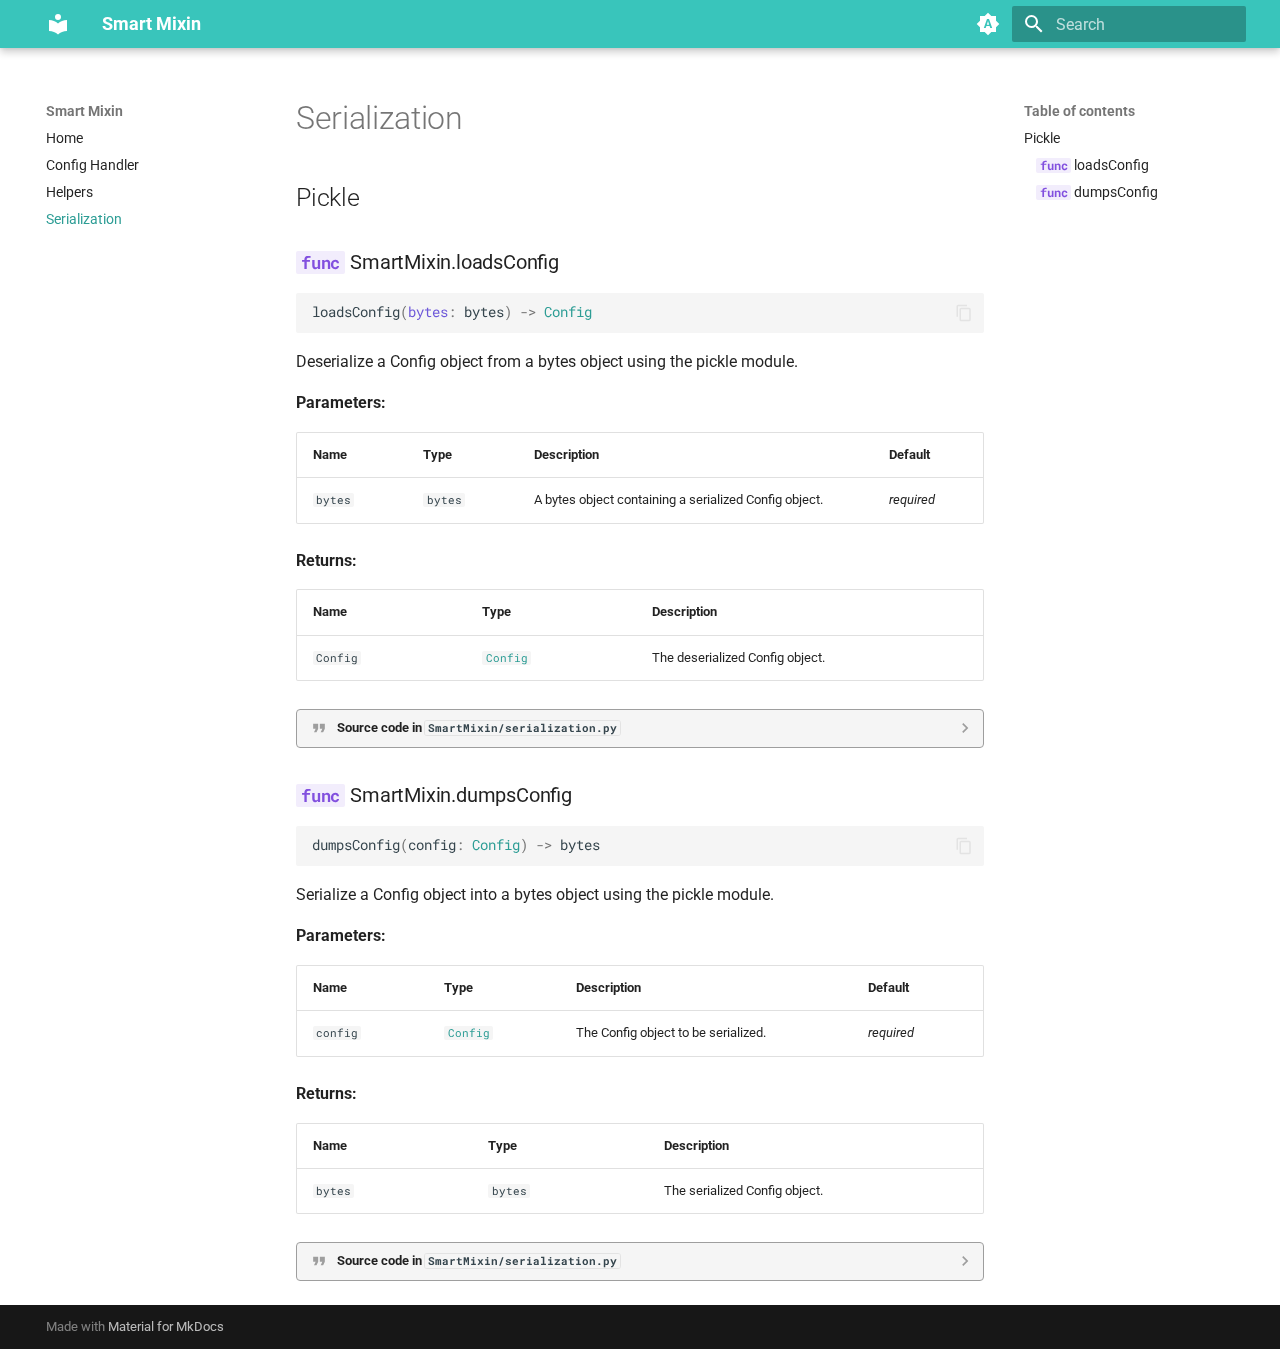
<file: Serialization/index.html>
<!doctype html>
<html lang="en" class="no-js">
  <head>
    
      <meta charset="utf-8">
      <meta name="viewport" content="width=device-width,initial-scale=1">
      
      
      
      
        <link rel="prev" href="../Helpers/">
      
      
      
      <link rel="icon" href="../assets/images/favicon.png">
      <meta name="generator" content="mkdocs-1.5.3, mkdocs-material-9.5.7">
    
    
      
        <title>Serialization - Smart Mixin</title>
      
    
    
      <link rel="stylesheet" href="../assets/stylesheets/main.f2e4d321.min.css">
      
        
        <link rel="stylesheet" href="../assets/stylesheets/palette.06af60db.min.css">
      
      


    
    
      
    
    
      
        
        
        <link rel="preconnect" href="https://fonts.gstatic.com" crossorigin>
        <link rel="stylesheet" href="https://fonts.googleapis.com/css?family=Roboto:300,300i,400,400i,700,700i%7CRoboto+Mono:400,400i,700,700i&display=fallback">
        <style>:root{--md-text-font:"Roboto";--md-code-font:"Roboto Mono"}</style>
      
    
    
      <link rel="stylesheet" href="../assets/_mkdocstrings.css">
    
      <link rel="stylesheet" href="../stylesheets/extra.css">
    
    <script>__md_scope=new URL("..",location),__md_hash=e=>[...e].reduce((e,_)=>(e<<5)-e+_.charCodeAt(0),0),__md_get=(e,_=localStorage,t=__md_scope)=>JSON.parse(_.getItem(t.pathname+"."+e)),__md_set=(e,_,t=localStorage,a=__md_scope)=>{try{t.setItem(a.pathname+"."+e,JSON.stringify(_))}catch(e){}}</script>
    
      

    
    
    
  </head>
  
  
    
    
      
    
    
    
    
    <body dir="ltr" data-md-color-scheme="default" data-md-color-primary="indigo" data-md-color-accent="indigo">
  
    
    <input class="md-toggle" data-md-toggle="drawer" type="checkbox" id="__drawer" autocomplete="off">
    <input class="md-toggle" data-md-toggle="search" type="checkbox" id="__search" autocomplete="off">
    <label class="md-overlay" for="__drawer"></label>
    <div data-md-component="skip">
      
        
        <a href="#serialization" class="md-skip">
          Skip to content
        </a>
      
    </div>
    <div data-md-component="announce">
      
    </div>
    
    
      

  

<header class="md-header md-header--shadow" data-md-component="header">
  <nav class="md-header__inner md-grid" aria-label="Header">
    <a href=".." title="Smart Mixin" class="md-header__button md-logo" aria-label="Smart Mixin" data-md-component="logo">
      
  
  <svg xmlns="http://www.w3.org/2000/svg" viewBox="0 0 24 24"><path d="M12 8a3 3 0 0 0 3-3 3 3 0 0 0-3-3 3 3 0 0 0-3 3 3 3 0 0 0 3 3m0 3.54C9.64 9.35 6.5 8 3 8v11c3.5 0 6.64 1.35 9 3.54 2.36-2.19 5.5-3.54 9-3.54V8c-3.5 0-6.64 1.35-9 3.54Z"/></svg>

    </a>
    <label class="md-header__button md-icon" for="__drawer">
      
      <svg xmlns="http://www.w3.org/2000/svg" viewBox="0 0 24 24"><path d="M3 6h18v2H3V6m0 5h18v2H3v-2m0 5h18v2H3v-2Z"/></svg>
    </label>
    <div class="md-header__title" data-md-component="header-title">
      <div class="md-header__ellipsis">
        <div class="md-header__topic">
          <span class="md-ellipsis">
            Smart Mixin
          </span>
        </div>
        <div class="md-header__topic" data-md-component="header-topic">
          <span class="md-ellipsis">
            
              Serialization
            
          </span>
        </div>
      </div>
    </div>
    
      
        <form class="md-header__option" data-md-component="palette">
  
    
    
    
    <input class="md-option" data-md-color-media="(prefers-color-scheme)" data-md-color-scheme="default" data-md-color-primary="indigo" data-md-color-accent="indigo"  aria-label="Switch to light mode"  type="radio" name="__palette" id="__palette_0">
    
      <label class="md-header__button md-icon" title="Switch to light mode" for="__palette_1" hidden>
        <svg xmlns="http://www.w3.org/2000/svg" viewBox="0 0 24 24"><path d="m14.3 16-.7-2h-3.2l-.7 2H7.8L11 7h2l3.2 9h-1.9M20 8.69V4h-4.69L12 .69 8.69 4H4v4.69L.69 12 4 15.31V20h4.69L12 23.31 15.31 20H20v-4.69L23.31 12 20 8.69m-9.15 3.96h2.3L12 9l-1.15 3.65Z"/></svg>
      </label>
    
  
    
    
    
    <input class="md-option" data-md-color-media="(prefers-color-scheme: light)" data-md-color-scheme="default" data-md-color-primary="indigo" data-md-color-accent="indigo"  aria-label="Switch to dark mode"  type="radio" name="__palette" id="__palette_1">
    
      <label class="md-header__button md-icon" title="Switch to dark mode" for="__palette_2" hidden>
        <svg xmlns="http://www.w3.org/2000/svg" viewBox="0 0 24 24"><path d="M12 8a4 4 0 0 0-4 4 4 4 0 0 0 4 4 4 4 0 0 0 4-4 4 4 0 0 0-4-4m0 10a6 6 0 0 1-6-6 6 6 0 0 1 6-6 6 6 0 0 1 6 6 6 6 0 0 1-6 6m8-9.31V4h-4.69L12 .69 8.69 4H4v4.69L.69 12 4 15.31V20h4.69L12 23.31 15.31 20H20v-4.69L23.31 12 20 8.69Z"/></svg>
      </label>
    
  
    
    
    
    <input class="md-option" data-md-color-media="(prefers-color-scheme: dark)" data-md-color-scheme="slate" data-md-color-primary="indigo" data-md-color-accent="indigo"  aria-label="Switch to system preference"  type="radio" name="__palette" id="__palette_2">
    
      <label class="md-header__button md-icon" title="Switch to system preference" for="__palette_0" hidden>
        <svg xmlns="http://www.w3.org/2000/svg" viewBox="0 0 24 24"><path d="M12 18c-.89 0-1.74-.2-2.5-.55C11.56 16.5 13 14.42 13 12c0-2.42-1.44-4.5-3.5-5.45C10.26 6.2 11.11 6 12 6a6 6 0 0 1 6 6 6 6 0 0 1-6 6m8-9.31V4h-4.69L12 .69 8.69 4H4v4.69L.69 12 4 15.31V20h4.69L12 23.31 15.31 20H20v-4.69L23.31 12 20 8.69Z"/></svg>
      </label>
    
  
</form>
      
    
    
      <script>var media,input,key,value,palette=__md_get("__palette");if(palette&&palette.color){"(prefers-color-scheme)"===palette.color.media&&(media=matchMedia("(prefers-color-scheme: light)"),input=document.querySelector(media.matches?"[data-md-color-media='(prefers-color-scheme: light)']":"[data-md-color-media='(prefers-color-scheme: dark)']"),palette.color.media=input.getAttribute("data-md-color-media"),palette.color.scheme=input.getAttribute("data-md-color-scheme"),palette.color.primary=input.getAttribute("data-md-color-primary"),palette.color.accent=input.getAttribute("data-md-color-accent"));for([key,value]of Object.entries(palette.color))document.body.setAttribute("data-md-color-"+key,value)}</script>
    
    
    
      <label class="md-header__button md-icon" for="__search">
        
        <svg xmlns="http://www.w3.org/2000/svg" viewBox="0 0 24 24"><path d="M9.5 3A6.5 6.5 0 0 1 16 9.5c0 1.61-.59 3.09-1.56 4.23l.27.27h.79l5 5-1.5 1.5-5-5v-.79l-.27-.27A6.516 6.516 0 0 1 9.5 16 6.5 6.5 0 0 1 3 9.5 6.5 6.5 0 0 1 9.5 3m0 2C7 5 5 7 5 9.5S7 14 9.5 14 14 12 14 9.5 12 5 9.5 5Z"/></svg>
      </label>
      <div class="md-search" data-md-component="search" role="dialog">
  <label class="md-search__overlay" for="__search"></label>
  <div class="md-search__inner" role="search">
    <form class="md-search__form" name="search">
      <input type="text" class="md-search__input" name="query" aria-label="Search" placeholder="Search" autocapitalize="off" autocorrect="off" autocomplete="off" spellcheck="false" data-md-component="search-query" required>
      <label class="md-search__icon md-icon" for="__search">
        
        <svg xmlns="http://www.w3.org/2000/svg" viewBox="0 0 24 24"><path d="M9.5 3A6.5 6.5 0 0 1 16 9.5c0 1.61-.59 3.09-1.56 4.23l.27.27h.79l5 5-1.5 1.5-5-5v-.79l-.27-.27A6.516 6.516 0 0 1 9.5 16 6.5 6.5 0 0 1 3 9.5 6.5 6.5 0 0 1 9.5 3m0 2C7 5 5 7 5 9.5S7 14 9.5 14 14 12 14 9.5 12 5 9.5 5Z"/></svg>
        
        <svg xmlns="http://www.w3.org/2000/svg" viewBox="0 0 24 24"><path d="M20 11v2H8l5.5 5.5-1.42 1.42L4.16 12l7.92-7.92L13.5 5.5 8 11h12Z"/></svg>
      </label>
      <nav class="md-search__options" aria-label="Search">
        
        <button type="reset" class="md-search__icon md-icon" title="Clear" aria-label="Clear" tabindex="-1">
          
          <svg xmlns="http://www.w3.org/2000/svg" viewBox="0 0 24 24"><path d="M19 6.41 17.59 5 12 10.59 6.41 5 5 6.41 10.59 12 5 17.59 6.41 19 12 13.41 17.59 19 19 17.59 13.41 12 19 6.41Z"/></svg>
        </button>
      </nav>
      
    </form>
    <div class="md-search__output">
      <div class="md-search__scrollwrap" data-md-scrollfix>
        <div class="md-search-result" data-md-component="search-result">
          <div class="md-search-result__meta">
            Initializing search
          </div>
          <ol class="md-search-result__list" role="presentation"></ol>
        </div>
      </div>
    </div>
  </div>
</div>
    
    
  </nav>
  
</header>
    
    <div class="md-container" data-md-component="container">
      
      
        
          
        
      
      <main class="md-main" data-md-component="main">
        <div class="md-main__inner md-grid">
          
            
              
              <div class="md-sidebar md-sidebar--primary" data-md-component="sidebar" data-md-type="navigation" >
                <div class="md-sidebar__scrollwrap">
                  <div class="md-sidebar__inner">
                    



<nav class="md-nav md-nav--primary" aria-label="Navigation" data-md-level="0">
  <label class="md-nav__title" for="__drawer">
    <a href=".." title="Smart Mixin" class="md-nav__button md-logo" aria-label="Smart Mixin" data-md-component="logo">
      
  
  <svg xmlns="http://www.w3.org/2000/svg" viewBox="0 0 24 24"><path d="M12 8a3 3 0 0 0 3-3 3 3 0 0 0-3-3 3 3 0 0 0-3 3 3 3 0 0 0 3 3m0 3.54C9.64 9.35 6.5 8 3 8v11c3.5 0 6.64 1.35 9 3.54 2.36-2.19 5.5-3.54 9-3.54V8c-3.5 0-6.64 1.35-9 3.54Z"/></svg>

    </a>
    Smart Mixin
  </label>
  
  <ul class="md-nav__list" data-md-scrollfix>
    
      
      
  
  
  
  
    <li class="md-nav__item">
      <a href=".." class="md-nav__link">
        
  
  <span class="md-ellipsis">
    Home
  </span>
  

      </a>
    </li>
  

    
      
      
  
  
  
  
    <li class="md-nav__item">
      <a href="../ConfigHandler/" class="md-nav__link">
        
  
  <span class="md-ellipsis">
    Config Handler
  </span>
  

      </a>
    </li>
  

    
      
      
  
  
  
  
    <li class="md-nav__item">
      <a href="../Helpers/" class="md-nav__link">
        
  
  <span class="md-ellipsis">
    Helpers
  </span>
  

      </a>
    </li>
  

    
      
      
  
  
    
  
  
  
    <li class="md-nav__item md-nav__item--active">
      
      <input class="md-nav__toggle md-toggle" type="checkbox" id="__toc">
      
      
        
      
      
        <label class="md-nav__link md-nav__link--active" for="__toc">
          
  
  <span class="md-ellipsis">
    Serialization
  </span>
  

          <span class="md-nav__icon md-icon"></span>
        </label>
      
      <a href="./" class="md-nav__link md-nav__link--active">
        
  
  <span class="md-ellipsis">
    Serialization
  </span>
  

      </a>
      
        

<nav class="md-nav md-nav--secondary" aria-label="Table of contents">
  
  
  
    
  
  
    <label class="md-nav__title" for="__toc">
      <span class="md-nav__icon md-icon"></span>
      Table of contents
    </label>
    <ul class="md-nav__list" data-md-component="toc" data-md-scrollfix>
      
        <li class="md-nav__item">
  <a href="#pickle" class="md-nav__link">
    <span class="md-ellipsis">
      Pickle
    </span>
  </a>
  
    <nav class="md-nav" aria-label="Pickle">
      <ul class="md-nav__list">
        
          <li class="md-nav__item">
  <a href="#SmartMixin.loadsConfig" class="md-nav__link">
    <span class="md-ellipsis">
      <code class="doc-symbol doc-symbol-toc doc-symbol-function"></code>&nbsp;loadsConfig
    </span>
  </a>
  
</li>
        
          <li class="md-nav__item">
  <a href="#SmartMixin.dumpsConfig" class="md-nav__link">
    <span class="md-ellipsis">
      <code class="doc-symbol doc-symbol-toc doc-symbol-function"></code>&nbsp;dumpsConfig
    </span>
  </a>
  
</li>
        
      </ul>
    </nav>
  
</li>
      
    </ul>
  
</nav>
      
    </li>
  

    
  </ul>
</nav>
                  </div>
                </div>
              </div>
            
            
              
              <div class="md-sidebar md-sidebar--secondary" data-md-component="sidebar" data-md-type="toc" >
                <div class="md-sidebar__scrollwrap">
                  <div class="md-sidebar__inner">
                    

<nav class="md-nav md-nav--secondary" aria-label="Table of contents">
  
  
  
    
  
  
    <label class="md-nav__title" for="__toc">
      <span class="md-nav__icon md-icon"></span>
      Table of contents
    </label>
    <ul class="md-nav__list" data-md-component="toc" data-md-scrollfix>
      
        <li class="md-nav__item">
  <a href="#pickle" class="md-nav__link">
    <span class="md-ellipsis">
      Pickle
    </span>
  </a>
  
    <nav class="md-nav" aria-label="Pickle">
      <ul class="md-nav__list">
        
          <li class="md-nav__item">
  <a href="#SmartMixin.loadsConfig" class="md-nav__link">
    <span class="md-ellipsis">
      <code class="doc-symbol doc-symbol-toc doc-symbol-function"></code>&nbsp;loadsConfig
    </span>
  </a>
  
</li>
        
          <li class="md-nav__item">
  <a href="#SmartMixin.dumpsConfig" class="md-nav__link">
    <span class="md-ellipsis">
      <code class="doc-symbol doc-symbol-toc doc-symbol-function"></code>&nbsp;dumpsConfig
    </span>
  </a>
  
</li>
        
      </ul>
    </nav>
  
</li>
      
    </ul>
  
</nav>
                  </div>
                </div>
              </div>
            
          
          
            <div class="md-content" data-md-component="content">
              <article class="md-content__inner md-typeset">
                
                  


<h1 id="serialization">Serialization</h1>
<h2 id="pickle">Pickle</h2>



<div class="doc doc-object doc-function">



<h3 id="SmartMixin.loadsConfig" class="doc doc-heading">
<code class="doc-symbol doc-symbol-heading doc-symbol-function"></code>          <span class="doc doc-object-name doc-function-name">SmartMixin.loadsConfig</span>


</h3>
<div class="doc-signature highlight"><pre><span></span><code><span id="__span-0-1"><a id="__codelineno-0-1" name="__codelineno-0-1" href="#__codelineno-0-1"></a><span class="n">loadsConfig</span><span class="p">(</span><span class="nb">bytes</span><span class="p">:</span> <span class="n">bytes</span><span class="p">)</span> <span class="o">-&gt;</span> <span class="n"><a class="autorefs autorefs-internal" title="SmartMixin.handler.Config" href="../ConfigHandler/#SmartMixin.Config">Config</a></span>
</span></code></pre></div>

  <div class="doc doc-contents first">
  
      <p>Deserialize a Config object from a bytes object using the pickle module.</p>



  <p><strong>Parameters:</strong></p>
  <table>
    <thead>
      <tr>
        <th>Name</th>
        <th>Type</th>
        <th>Description</th>
        <th>Default</th>
      </tr>
    </thead>
    <tbody>
        <tr>
          <td><code>bytes</code></td>
          <td>
                <code>bytes</code>
          </td>
          <td>
            <div class="doc-md-description">
              <p>A bytes object containing a serialized Config object.</p>
            </div>
          </td>
          <td>
              <em>required</em>
          </td>
        </tr>
    </tbody>
  </table>



  <p><strong>Returns:</strong></p>
  <table>
    <thead>
      <tr>
<th>Name</th>        <th>Type</th>
        <th>Description</th>
      </tr>
    </thead>
    <tbody>
        <tr>
<td><code>Config</code></td>          <td>
                <code><a class="autorefs autorefs-internal" title="SmartMixin.handler.Config" href="../ConfigHandler/#SmartMixin.Config">Config</a></code>
          </td>
          <td>
            <div class="doc-md-description">
              <p>The deserialized Config object.</p>
            </div>
          </td>
        </tr>
    </tbody>
  </table>

          <details class="quote">
            <summary>Source code in <code>SmartMixin/serialization.py</code></summary>
            <div class="highlight"><table class="highlighttable"><tr><td class="linenos"><div class="linenodiv"><pre><span></span><span class="normal"><a href="#__codelineno-0-5"> 5</a></span>
<span class="normal"><a href="#__codelineno-0-6"> 6</a></span>
<span class="normal"><a href="#__codelineno-0-7"> 7</a></span>
<span class="normal"><a href="#__codelineno-0-8"> 8</a></span>
<span class="normal"><a href="#__codelineno-0-9"> 9</a></span>
<span class="normal"><a href="#__codelineno-0-10">10</a></span>
<span class="normal"><a href="#__codelineno-0-11">11</a></span>
<span class="normal"><a href="#__codelineno-0-12">12</a></span>
<span class="normal"><a href="#__codelineno-0-13">13</a></span>
<span class="normal"><a href="#__codelineno-0-14">14</a></span>
<span class="normal"><a href="#__codelineno-0-15">15</a></span>
<span class="normal"><a href="#__codelineno-0-16">16</a></span>
<span class="normal"><a href="#__codelineno-0-17">17</a></span>
<span class="normal"><a href="#__codelineno-0-18">18</a></span>
<span class="normal"><a href="#__codelineno-0-19">19</a></span></pre></div></td><td class="code"><div><pre><span></span><code><span id="__span-0-5"><a id="__codelineno-0-5" name="__codelineno-0-5"></a><span class="k">def</span> <span class="nf">loadsConfig</span><span class="p">(</span><span class="nb">bytes</span><span class="p">:</span> <span class="nb">bytes</span><span class="p">)</span> <span class="o">-&gt;</span> <span class="n">Config</span><span class="p">:</span>
</span><span id="__span-0-6"><a id="__codelineno-0-6" name="__codelineno-0-6"></a><span class="w">    </span><span class="sd">&quot;&quot;&quot;</span>
</span><span id="__span-0-7"><a id="__codelineno-0-7" name="__codelineno-0-7"></a><span class="sd">    Deserialize a Config object from a bytes object using the pickle module.</span>
</span><span id="__span-0-8"><a id="__codelineno-0-8" name="__codelineno-0-8"></a>
</span><span id="__span-0-9"><a id="__codelineno-0-9" name="__codelineno-0-9"></a><span class="sd">    Args:</span>
</span><span id="__span-0-10"><a id="__codelineno-0-10" name="__codelineno-0-10"></a><span class="sd">        bytes (bytes): A bytes object containing a serialized Config object.</span>
</span><span id="__span-0-11"><a id="__codelineno-0-11" name="__codelineno-0-11"></a>
</span><span id="__span-0-12"><a id="__codelineno-0-12" name="__codelineno-0-12"></a><span class="sd">    Returns:</span>
</span><span id="__span-0-13"><a id="__codelineno-0-13" name="__codelineno-0-13"></a><span class="sd">        Config: The deserialized Config object.</span>
</span><span id="__span-0-14"><a id="__codelineno-0-14" name="__codelineno-0-14"></a><span class="sd">    &quot;&quot;&quot;</span>
</span><span id="__span-0-15"><a id="__codelineno-0-15" name="__codelineno-0-15"></a>
</span><span id="__span-0-16"><a id="__codelineno-0-16" name="__codelineno-0-16"></a>    <span class="n">obj</span> <span class="o">=</span> <span class="n">pickle</span><span class="o">.</span><span class="n">loads</span><span class="p">(</span><span class="nb">bytes</span><span class="p">)</span>
</span><span id="__span-0-17"><a id="__codelineno-0-17" name="__codelineno-0-17"></a>    <span class="n">r</span> <span class="o">=</span> <span class="n">Config</span><span class="p">(</span><span class="n">DICT</span><span class="o">=</span><span class="n">obj</span><span class="p">[</span><span class="mi">0</span><span class="p">])</span>
</span><span id="__span-0-18"><a id="__codelineno-0-18" name="__codelineno-0-18"></a>    <span class="n">r</span><span class="o">.</span><span class="n">_meta</span> <span class="o">=</span> <span class="n">obj</span><span class="p">[</span><span class="mi">1</span><span class="p">]</span>
</span><span id="__span-0-19"><a id="__codelineno-0-19" name="__codelineno-0-19"></a>    <span class="k">return</span> <span class="n">r</span>
</span></code></pre></div></td></tr></table></div>
          </details>
  </div>

</div>


<div class="doc doc-object doc-function">



<h3 id="SmartMixin.dumpsConfig" class="doc doc-heading">
<code class="doc-symbol doc-symbol-heading doc-symbol-function"></code>          <span class="doc doc-object-name doc-function-name">SmartMixin.dumpsConfig</span>


</h3>
<div class="doc-signature highlight"><pre><span></span><code><span id="__span-0-1"><a id="__codelineno-0-1" name="__codelineno-0-1" href="#__codelineno-0-1"></a><span class="n">dumpsConfig</span><span class="p">(</span><span class="n">config</span><span class="p">:</span> <span class="n"><a class="autorefs autorefs-internal" title="SmartMixin.handler.Config" href="../ConfigHandler/#SmartMixin.Config">Config</a></span><span class="p">)</span> <span class="o">-&gt;</span> <span class="n">bytes</span>
</span></code></pre></div>

  <div class="doc doc-contents first">
  
      <p>Serialize a Config object into a bytes object using the pickle module.</p>



  <p><strong>Parameters:</strong></p>
  <table>
    <thead>
      <tr>
        <th>Name</th>
        <th>Type</th>
        <th>Description</th>
        <th>Default</th>
      </tr>
    </thead>
    <tbody>
        <tr>
          <td><code>config</code></td>
          <td>
                <code><a class="autorefs autorefs-internal" title="SmartMixin.handler.Config" href="../ConfigHandler/#SmartMixin.Config">Config</a></code>
          </td>
          <td>
            <div class="doc-md-description">
              <p>The Config object to be serialized.</p>
            </div>
          </td>
          <td>
              <em>required</em>
          </td>
        </tr>
    </tbody>
  </table>



  <p><strong>Returns:</strong></p>
  <table>
    <thead>
      <tr>
<th>Name</th>        <th>Type</th>
        <th>Description</th>
      </tr>
    </thead>
    <tbody>
        <tr>
<td><code>bytes</code></td>          <td>
                <code>bytes</code>
          </td>
          <td>
            <div class="doc-md-description">
              <p>The serialized Config object.</p>
            </div>
          </td>
        </tr>
    </tbody>
  </table>

          <details class="quote">
            <summary>Source code in <code>SmartMixin/serialization.py</code></summary>
            <div class="highlight"><table class="highlighttable"><tr><td class="linenos"><div class="linenodiv"><pre><span></span><span class="normal"><a href="#__codelineno-0-22">22</a></span>
<span class="normal"><a href="#__codelineno-0-23">23</a></span>
<span class="normal"><a href="#__codelineno-0-24">24</a></span>
<span class="normal"><a href="#__codelineno-0-25">25</a></span>
<span class="normal"><a href="#__codelineno-0-26">26</a></span>
<span class="normal"><a href="#__codelineno-0-27">27</a></span>
<span class="normal"><a href="#__codelineno-0-28">28</a></span>
<span class="normal"><a href="#__codelineno-0-29">29</a></span>
<span class="normal"><a href="#__codelineno-0-30">30</a></span>
<span class="normal"><a href="#__codelineno-0-31">31</a></span>
<span class="normal"><a href="#__codelineno-0-32">32</a></span>
<span class="normal"><a href="#__codelineno-0-33">33</a></span></pre></div></td><td class="code"><div><pre><span></span><code><span id="__span-0-22"><a id="__codelineno-0-22" name="__codelineno-0-22"></a><span class="k">def</span> <span class="nf">dumpsConfig</span><span class="p">(</span><span class="n">config</span><span class="p">:</span> <span class="n">Config</span><span class="p">)</span> <span class="o">-&gt;</span> <span class="nb">bytes</span><span class="p">:</span>
</span><span id="__span-0-23"><a id="__codelineno-0-23" name="__codelineno-0-23"></a><span class="w">    </span><span class="sd">&quot;&quot;&quot;</span>
</span><span id="__span-0-24"><a id="__codelineno-0-24" name="__codelineno-0-24"></a><span class="sd">    Serialize a Config object into a bytes object using the pickle module.</span>
</span><span id="__span-0-25"><a id="__codelineno-0-25" name="__codelineno-0-25"></a>
</span><span id="__span-0-26"><a id="__codelineno-0-26" name="__codelineno-0-26"></a><span class="sd">    Args:</span>
</span><span id="__span-0-27"><a id="__codelineno-0-27" name="__codelineno-0-27"></a><span class="sd">        config (Config): The Config object to be serialized.</span>
</span><span id="__span-0-28"><a id="__codelineno-0-28" name="__codelineno-0-28"></a>
</span><span id="__span-0-29"><a id="__codelineno-0-29" name="__codelineno-0-29"></a><span class="sd">    Returns:</span>
</span><span id="__span-0-30"><a id="__codelineno-0-30" name="__codelineno-0-30"></a><span class="sd">        bytes: The serialized Config object.</span>
</span><span id="__span-0-31"><a id="__codelineno-0-31" name="__codelineno-0-31"></a><span class="sd">    &quot;&quot;&quot;</span>
</span><span id="__span-0-32"><a id="__codelineno-0-32" name="__codelineno-0-32"></a>
</span><span id="__span-0-33"><a id="__codelineno-0-33" name="__codelineno-0-33"></a>    <span class="k">return</span> <span class="n">pickle</span><span class="o">.</span><span class="n">dumps</span><span class="p">((</span><span class="n">config</span><span class="o">.</span><span class="n">DICT</span><span class="p">,</span> <span class="n">config</span><span class="o">.</span><span class="n">_meta</span><span class="p">))</span>
</span></code></pre></div></td></tr></table></div>
          </details>
  </div>

</div>












                
              </article>
            </div>
          
          
<script>var target=document.getElementById(location.hash.slice(1));target&&target.name&&(target.checked=target.name.startsWith("__tabbed_"))</script>
        </div>
        
      </main>
      
        <footer class="md-footer">
  
  <div class="md-footer-meta md-typeset">
    <div class="md-footer-meta__inner md-grid">
      <div class="md-copyright">
  
  
    Made with
    <a href="https://squidfunk.github.io/mkdocs-material/" target="_blank" rel="noopener">
      Material for MkDocs
    </a>
  
</div>
      
    </div>
  </div>
</footer>
      
    </div>
    <div class="md-dialog" data-md-component="dialog">
      <div class="md-dialog__inner md-typeset"></div>
    </div>
    
    
    <script id="__config" type="application/json">{"base": "..", "features": ["content.code.copy"], "search": "../assets/javascripts/workers/search.b8dbb3d2.min.js", "translations": {"clipboard.copied": "Copied to clipboard", "clipboard.copy": "Copy to clipboard", "search.result.more.one": "1 more on this page", "search.result.more.other": "# more on this page", "search.result.none": "No matching documents", "search.result.one": "1 matching document", "search.result.other": "# matching documents", "search.result.placeholder": "Type to start searching", "search.result.term.missing": "Missing", "select.version": "Select version"}}</script>
    
    
      <script src="../assets/javascripts/bundle.caa56a14.min.js"></script>
      
    
  </body>
</html>
</file>
<file: assets/_mkdocstrings.css>
/* Avoid breaking parameter names, etc. in table cells. */
.doc-contents td code {
  word-break: normal !important;
}

/* No line break before first paragraph of descriptions. */
.doc-md-description,
.doc-md-description>p:first-child {
  display: inline;
}

/* Max width for docstring sections tables. */
.doc .md-typeset__table,
.doc .md-typeset__table table {
  display: table !important;
  width: 100%;
}

.doc .md-typeset__table tr {
  display: table-row;
}

/* Defaults in Spacy table style. */
.doc-param-default {
  float: right;
}

/* Symbols in Navigation and ToC. */
:root,
[data-md-color-scheme="default"] {
  --doc-symbol-attribute-fg-color: #953800;
  --doc-symbol-function-fg-color: #8250df;
  --doc-symbol-method-fg-color: #8250df;
  --doc-symbol-class-fg-color: #0550ae;
  --doc-symbol-module-fg-color: #5cad0f;

  --doc-symbol-attribute-bg-color: #9538001a;
  --doc-symbol-function-bg-color: #8250df1a;
  --doc-symbol-method-bg-color: #8250df1a;
  --doc-symbol-class-bg-color: #0550ae1a;
  --doc-symbol-module-bg-color: #5cad0f1a;
}

[data-md-color-scheme="slate"] {
  --doc-symbol-attribute-fg-color: #ffa657;
  --doc-symbol-function-fg-color: #d2a8ff;
  --doc-symbol-method-fg-color: #d2a8ff;
  --doc-symbol-class-fg-color: #79c0ff;
  --doc-symbol-module-fg-color: #baff79;

  --doc-symbol-attribute-bg-color: #ffa6571a;
  --doc-symbol-function-bg-color: #d2a8ff1a;
  --doc-symbol-method-bg-color: #d2a8ff1a;
  --doc-symbol-class-bg-color: #79c0ff1a;
  --doc-symbol-module-bg-color: #baff791a;
}

code.doc-symbol {
  border-radius: .1rem;
  font-size: .85em;
  padding: 0 .3em;
  font-weight: bold;
}

code.doc-symbol-attribute {
  color: var(--doc-symbol-attribute-fg-color);
  background-color: var(--doc-symbol-attribute-bg-color);
}

code.doc-symbol-attribute::after {
  content: "attr";
}

code.doc-symbol-function {
  color: var(--doc-symbol-function-fg-color);
  background-color: var(--doc-symbol-function-bg-color);
}

code.doc-symbol-function::after {
  content: "func";
}

code.doc-symbol-method {
  color: var(--doc-symbol-method-fg-color);
  background-color: var(--doc-symbol-method-bg-color);
}

code.doc-symbol-method::after {
  content: "meth";
}

code.doc-symbol-class {
  color: var(--doc-symbol-class-fg-color);
  background-color: var(--doc-symbol-class-bg-color);
}

code.doc-symbol-class::after {
  content: "class";
}

code.doc-symbol-module {
  color: var(--doc-symbol-module-fg-color);
  background-color: var(--doc-symbol-module-bg-color);
}

code.doc-symbol-module::after {
  content: "mod";
}
</file>
<file: stylesheets/extra.css>
* {
    --md-primary-fg-color: #39C5BB;
    --md-primary-fg-color--light: #60d0c8;
    --md-primary-fg-color--dark:  #2d9d95;
    --md-accent-fg-color: #60d0c8;
    --md-typeset-a-color: #2d9d95;
}
</file>
<file: assets/stylesheets/main.f2e4d321.min.css>
@charset "UTF-8";html{-webkit-text-size-adjust:none;-moz-text-size-adjust:none;text-size-adjust:none;box-sizing:border-box}*,:after,:before{box-sizing:inherit}@media (prefers-reduced-motion){*,:after,:before{transition:none!important}}body{margin:0}a,button,input,label{-webkit-tap-highlight-color:transparent}a{color:inherit;text-decoration:none}hr{border:0;box-sizing:initial;display:block;height:.05rem;overflow:visible;padding:0}small{font-size:80%}sub,sup{line-height:1em}img{border-style:none}table{border-collapse:initial;border-spacing:0}td,th{font-weight:400;vertical-align:top}button{background:#0000;border:0;font-family:inherit;font-size:inherit;margin:0;padding:0}input{border:0;outline:none}:root{--md-primary-fg-color:#4051b5;--md-primary-fg-color--light:#5d6cc0;--md-primary-fg-color--dark:#303fa1;--md-primary-bg-color:#fff;--md-primary-bg-color--light:#ffffffb3;--md-accent-fg-color:#526cfe;--md-accent-fg-color--transparent:#526cfe1a;--md-accent-bg-color:#fff;--md-accent-bg-color--light:#ffffffb3}[data-md-color-scheme=default]{color-scheme:light}[data-md-color-scheme=default] img[src$="#gh-dark-mode-only"],[data-md-color-scheme=default] img[src$="#only-dark"]{display:none}:root,[data-md-color-scheme=default]{--md-hue:225deg;--md-default-fg-color:#000000de;--md-default-fg-color--light:#0000008a;--md-default-fg-color--lighter:#00000052;--md-default-fg-color--lightest:#00000012;--md-default-bg-color:#fff;--md-default-bg-color--light:#ffffffb3;--md-default-bg-color--lighter:#ffffff4d;--md-default-bg-color--lightest:#ffffff1f;--md-code-fg-color:#36464e;--md-code-bg-color:#f5f5f5;--md-code-hl-color:#4287ff;--md-code-hl-color--light:#4287ff1a;--md-code-hl-number-color:#d52a2a;--md-code-hl-special-color:#db1457;--md-code-hl-function-color:#a846b9;--md-code-hl-constant-color:#6e59d9;--md-code-hl-keyword-color:#3f6ec6;--md-code-hl-string-color:#1c7d4d;--md-code-hl-name-color:var(--md-code-fg-color);--md-code-hl-operator-color:var(--md-default-fg-color--light);--md-code-hl-punctuation-color:var(--md-default-fg-color--light);--md-code-hl-comment-color:var(--md-default-fg-color--light);--md-code-hl-generic-color:var(--md-default-fg-color--light);--md-code-hl-variable-color:var(--md-default-fg-color--light);--md-typeset-color:var(--md-default-fg-color);--md-typeset-a-color:var(--md-primary-fg-color);--md-typeset-del-color:#f5503d26;--md-typeset-ins-color:#0bd57026;--md-typeset-kbd-color:#fafafa;--md-typeset-kbd-accent-color:#fff;--md-typeset-kbd-border-color:#b8b8b8;--md-typeset-mark-color:#ffff0080;--md-typeset-table-color:#0000001f;--md-typeset-table-color--light:rgba(0,0,0,.035);--md-admonition-fg-color:var(--md-default-fg-color);--md-admonition-bg-color:var(--md-default-bg-color);--md-warning-fg-color:#000000de;--md-warning-bg-color:#ff9;--md-footer-fg-color:#fff;--md-footer-fg-color--light:#ffffffb3;--md-footer-fg-color--lighter:#ffffff73;--md-footer-bg-color:#000000de;--md-footer-bg-color--dark:#00000052;--md-shadow-z1:0 0.2rem 0.5rem #0000000d,0 0 0.05rem #0000001a;--md-shadow-z2:0 0.2rem 0.5rem #0000001a,0 0 0.05rem #00000040;--md-shadow-z3:0 0.2rem 0.5rem #0003,0 0 0.05rem #00000059}.md-icon svg{fill:currentcolor;display:block;height:1.2rem;width:1.2rem}body{-webkit-font-smoothing:antialiased;-moz-osx-font-smoothing:grayscale;--md-text-font-family:var(--md-text-font,_),-apple-system,BlinkMacSystemFont,Helvetica,Arial,sans-serif;--md-code-font-family:var(--md-code-font,_),SFMono-Regular,Consolas,Menlo,monospace}aside,body,input{font-feature-settings:"kern","liga";color:var(--md-typeset-color);font-family:var(--md-text-font-family)}code,kbd,pre{font-feature-settings:"kern";font-family:var(--md-code-font-family)}:root{--md-typeset-table-sort-icon:url('data:image/svg+xml;charset=utf-8,<svg xmlns="http://www.w3.org/2000/svg" viewBox="0 0 24 24"><path d="m18 21-4-4h3V7h-3l4-4 4 4h-3v10h3M2 19v-2h10v2M2 13v-2h7v2M2 7V5h4v2H2Z"/></svg>');--md-typeset-table-sort-icon--asc:url('data:image/svg+xml;charset=utf-8,<svg xmlns="http://www.w3.org/2000/svg" viewBox="0 0 24 24"><path d="M19 17h3l-4 4-4-4h3V3h2M2 17h10v2H2M6 5v2H2V5m0 6h7v2H2v-2Z"/></svg>');--md-typeset-table-sort-icon--desc:url('data:image/svg+xml;charset=utf-8,<svg xmlns="http://www.w3.org/2000/svg" viewBox="0 0 24 24"><path d="M19 7h3l-4-4-4 4h3v14h2M2 17h10v2H2M6 5v2H2V5m0 6h7v2H2v-2Z"/></svg>')}.md-typeset{-webkit-print-color-adjust:exact;color-adjust:exact;font-size:.8rem;line-height:1.6}@media print{.md-typeset{font-size:.68rem}}.md-typeset blockquote,.md-typeset dl,.md-typeset figure,.md-typeset ol,.md-typeset pre,.md-typeset ul{margin-bottom:1em;margin-top:1em}.md-typeset h1{color:var(--md-default-fg-color--light);font-size:2em;line-height:1.3;margin:0 0 1.25em}.md-typeset h1,.md-typeset h2{font-weight:300;letter-spacing:-.01em}.md-typeset h2{font-size:1.5625em;line-height:1.4;margin:1.6em 0 .64em}.md-typeset h3{font-size:1.25em;font-weight:400;letter-spacing:-.01em;line-height:1.5;margin:1.6em 0 .8em}.md-typeset h2+h3{margin-top:.8em}.md-typeset h4{font-weight:700;letter-spacing:-.01em;margin:1em 0}.md-typeset h5,.md-typeset h6{color:var(--md-default-fg-color--light);font-size:.8em;font-weight:700;letter-spacing:-.01em;margin:1.25em 0}.md-typeset h5{text-transform:uppercase}.md-typeset hr{border-bottom:.05rem solid var(--md-default-fg-color--lightest);display:flow-root;margin:1.5em 0}.md-typeset a{color:var(--md-typeset-a-color);word-break:break-word}.md-typeset a,.md-typeset a:before{transition:color 125ms}.md-typeset a:focus,.md-typeset a:hover{color:var(--md-accent-fg-color)}.md-typeset a:focus code,.md-typeset a:hover code{background-color:var(--md-accent-fg-color--transparent)}.md-typeset a code{color:currentcolor;transition:background-color 125ms}.md-typeset a.focus-visible{outline-color:var(--md-accent-fg-color);outline-offset:.2rem}.md-typeset code,.md-typeset kbd,.md-typeset pre{color:var(--md-code-fg-color);direction:ltr;font-variant-ligatures:none}@media print{.md-typeset code,.md-typeset kbd,.md-typeset pre{white-space:pre-wrap}}.md-typeset code{background-color:var(--md-code-bg-color);border-radius:.1rem;-webkit-box-decoration-break:clone;box-decoration-break:clone;font-size:.85em;padding:0 .2941176471em;word-break:break-word}.md-typeset code:not(.focus-visible){-webkit-tap-highlight-color:transparent;outline:none}.md-typeset pre{display:flow-root;line-height:1.4;position:relative}.md-typeset pre>code{-webkit-box-decoration-break:slice;box-decoration-break:slice;box-shadow:none;display:block;margin:0;outline-color:var(--md-accent-fg-color);overflow:auto;padding:.7720588235em 1.1764705882em;scrollbar-color:var(--md-default-fg-color--lighter) #0000;scrollbar-width:thin;touch-action:auto;word-break:normal}.md-typeset pre>code:hover{scrollbar-color:var(--md-accent-fg-color) #0000}.md-typeset pre>code::-webkit-scrollbar{height:.2rem;width:.2rem}.md-typeset pre>code::-webkit-scrollbar-thumb{background-color:var(--md-default-fg-color--lighter)}.md-typeset pre>code::-webkit-scrollbar-thumb:hover{background-color:var(--md-accent-fg-color)}.md-typeset kbd{background-color:var(--md-typeset-kbd-color);border-radius:.1rem;box-shadow:0 .1rem 0 .05rem var(--md-typeset-kbd-border-color),0 .1rem 0 var(--md-typeset-kbd-border-color),0 -.1rem .2rem var(--md-typeset-kbd-accent-color) inset;color:var(--md-default-fg-color);display:inline-block;font-size:.75em;padding:0 .6666666667em;vertical-align:text-top;word-break:break-word}.md-typeset mark{background-color:var(--md-typeset-mark-color);-webkit-box-decoration-break:clone;box-decoration-break:clone;color:inherit;word-break:break-word}.md-typeset abbr{border-bottom:.05rem dotted var(--md-default-fg-color--light);cursor:help;text-decoration:none}.md-typeset small{opacity:.75}[dir=ltr] .md-typeset sub,[dir=ltr] .md-typeset sup{margin-left:.078125em}[dir=rtl] .md-typeset sub,[dir=rtl] .md-typeset sup{margin-right:.078125em}[dir=ltr] .md-typeset blockquote{padding-left:.6rem}[dir=rtl] .md-typeset blockquote{padding-right:.6rem}[dir=ltr] .md-typeset blockquote{border-left:.2rem solid var(--md-default-fg-color--lighter)}[dir=rtl] .md-typeset blockquote{border-right:.2rem solid var(--md-default-fg-color--lighter)}.md-typeset blockquote{color:var(--md-default-fg-color--light);margin-left:0;margin-right:0}.md-typeset ul{list-style-type:disc}[dir=ltr] .md-typeset ol,[dir=ltr] .md-typeset ul{margin-left:.625em}[dir=rtl] .md-typeset ol,[dir=rtl] .md-typeset ul{margin-right:.625em}.md-typeset ol,.md-typeset ul{padding:0}.md-typeset ol:not([hidden]),.md-typeset ul:not([hidden]){display:flow-root}.md-typeset ol ol,.md-typeset ul ol{list-style-type:lower-alpha}.md-typeset ol ol ol,.md-typeset ul ol ol{list-style-type:lower-roman}[dir=ltr] .md-typeset ol li,[dir=ltr] .md-typeset ul li{margin-left:1.25em}[dir=rtl] .md-typeset ol li,[dir=rtl] .md-typeset ul li{margin-right:1.25em}.md-typeset ol li,.md-typeset ul li{margin-bottom:.5em}.md-typeset ol li blockquote,.md-typeset ol li p,.md-typeset ul li blockquote,.md-typeset ul li p{margin:.5em 0}.md-typeset ol li:last-child,.md-typeset ul li:last-child{margin-bottom:0}[dir=ltr] .md-typeset ol li ol,[dir=ltr] .md-typeset ol li ul,[dir=ltr] .md-typeset ul li ol,[dir=ltr] .md-typeset ul li ul{margin-left:.625em}[dir=rtl] .md-typeset ol li ol,[dir=rtl] .md-typeset ol li ul,[dir=rtl] .md-typeset ul li ol,[dir=rtl] .md-typeset ul li ul{margin-right:.625em}.md-typeset ol li ol,.md-typeset ol li ul,.md-typeset ul li ol,.md-typeset ul li ul{margin-bottom:.5em;margin-top:.5em}[dir=ltr] .md-typeset dd{margin-left:1.875em}[dir=rtl] .md-typeset dd{margin-right:1.875em}.md-typeset dd{margin-bottom:1.5em;margin-top:1em}.md-typeset img,.md-typeset svg,.md-typeset video{height:auto;max-width:100%}.md-typeset img[align=left]{margin:1em 1em 1em 0}.md-typeset img[align=right]{margin:1em 0 1em 1em}.md-typeset img[align]:only-child{margin-top:0}.md-typeset figure{display:flow-root;margin:1em auto;max-width:100%;text-align:center;width:-webkit-fit-content;width:-moz-fit-content;width:fit-content}.md-typeset figure img{display:block;margin:0 auto}.md-typeset figcaption{font-style:italic;margin:1em auto;max-width:24rem}.md-typeset iframe{max-width:100%}.md-typeset table:not([class]){background-color:var(--md-default-bg-color);border:.05rem solid var(--md-typeset-table-color);border-radius:.1rem;display:inline-block;font-size:.64rem;max-width:100%;overflow:auto;touch-action:auto}@media print{.md-typeset table:not([class]){display:table}}.md-typeset table:not([class])+*{margin-top:1.5em}.md-typeset table:not([class]) td>:first-child,.md-typeset table:not([class]) th>:first-child{margin-top:0}.md-typeset table:not([class]) td>:last-child,.md-typeset table:not([class]) th>:last-child{margin-bottom:0}.md-typeset table:not([class]) td:not([align]),.md-typeset table:not([class]) th:not([align]){text-align:left}[dir=rtl] .md-typeset table:not([class]) td:not([align]),[dir=rtl] .md-typeset table:not([class]) th:not([align]){text-align:right}.md-typeset table:not([class]) th{font-weight:700;min-width:5rem;padding:.9375em 1.25em;vertical-align:top}.md-typeset table:not([class]) td{border-top:.05rem solid var(--md-typeset-table-color);padding:.9375em 1.25em;vertical-align:top}.md-typeset table:not([class]) tbody tr{transition:background-color 125ms}.md-typeset table:not([class]) tbody tr:hover{background-color:var(--md-typeset-table-color--light);box-shadow:0 .05rem 0 var(--md-default-bg-color) inset}.md-typeset table:not([class]) a{word-break:normal}.md-typeset table th[role=columnheader]{cursor:pointer}[dir=ltr] .md-typeset table th[role=columnheader]:after{margin-left:.5em}[dir=rtl] .md-typeset table th[role=columnheader]:after{margin-right:.5em}.md-typeset table th[role=columnheader]:after{content:"";display:inline-block;height:1.2em;-webkit-mask-image:var(--md-typeset-table-sort-icon);mask-image:var(--md-typeset-table-sort-icon);-webkit-mask-repeat:no-repeat;mask-repeat:no-repeat;-webkit-mask-size:contain;mask-size:contain;transition:background-color 125ms;vertical-align:text-bottom;width:1.2em}.md-typeset table th[role=columnheader]:hover:after{background-color:var(--md-default-fg-color--lighter)}.md-typeset table th[role=columnheader][aria-sort=ascending]:after{background-color:var(--md-default-fg-color--light);-webkit-mask-image:var(--md-typeset-table-sort-icon--asc);mask-image:var(--md-typeset-table-sort-icon--asc)}.md-typeset table th[role=columnheader][aria-sort=descending]:after{background-color:var(--md-default-fg-color--light);-webkit-mask-image:var(--md-typeset-table-sort-icon--desc);mask-image:var(--md-typeset-table-sort-icon--desc)}.md-typeset__scrollwrap{margin:1em -.8rem;overflow-x:auto;touch-action:auto}.md-typeset__table{display:inline-block;margin-bottom:.5em;padding:0 .8rem}@media print{.md-typeset__table{display:block}}html .md-typeset__table table{display:table;margin:0;overflow:hidden;width:100%}@media screen and (max-width:44.984375em){.md-content__inner>pre{margin:1em -.8rem}.md-content__inner>pre code{border-radius:0}}.md-typeset .md-author{border-radius:100%;display:block;flex-shrink:0;height:1.6rem;overflow:hidden;position:relative;transition:color 125ms,transform 125ms;width:1.6rem}.md-typeset .md-author img{display:block}.md-typeset .md-author--more{background:var(--md-default-fg-color--lightest);color:var(--md-default-fg-color--lighter);font-size:.6rem;font-weight:700;line-height:1.6rem;text-align:center}.md-typeset .md-author--long{height:2.4rem;width:2.4rem}.md-typeset a.md-author{transform:scale(1)}.md-typeset a.md-author img{filter:grayscale(100%) opacity(75%);transition:filter 125ms}.md-typeset a.md-author:focus,.md-typeset a.md-author:hover{transform:scale(1.1);z-index:1}.md-typeset a.md-author:focus img,.md-typeset a.md-author:hover img{filter:grayscale(0)}.md-banner{background-color:var(--md-footer-bg-color);color:var(--md-footer-fg-color);overflow:auto}@media print{.md-banner{display:none}}.md-banner--warning{background-color:var(--md-warning-bg-color);color:var(--md-warning-fg-color)}.md-banner__inner{font-size:.7rem;margin:.6rem auto;padding:0 .8rem}[dir=ltr] .md-banner__button{float:right}[dir=rtl] .md-banner__button{float:left}.md-banner__button{color:inherit;cursor:pointer;transition:opacity .25s}.no-js .md-banner__button{display:none}.md-banner__button:hover{opacity:.7}html{font-size:125%;height:100%;overflow-x:hidden}@media screen and (min-width:100em){html{font-size:137.5%}}@media screen and (min-width:125em){html{font-size:150%}}body{background-color:var(--md-default-bg-color);display:flex;flex-direction:column;font-size:.5rem;min-height:100%;position:relative;width:100%}@media print{body{display:block}}@media screen and (max-width:59.984375em){body[data-md-scrolllock]{position:fixed}}.md-grid{margin-left:auto;margin-right:auto;max-width:61rem}.md-container{display:flex;flex-direction:column;flex-grow:1}@media print{.md-container{display:block}}.md-main{flex-grow:1}.md-main__inner{display:flex;height:100%;margin-top:1.5rem}.md-ellipsis{overflow:hidden;text-overflow:ellipsis}.md-toggle{display:none}.md-option{height:0;opacity:0;position:absolute;width:0}.md-option:checked+label:not([hidden]){display:block}.md-option.focus-visible+label{outline-color:var(--md-accent-fg-color);outline-style:auto}.md-skip{background-color:var(--md-default-fg-color);border-radius:.1rem;color:var(--md-default-bg-color);font-size:.64rem;margin:.5rem;opacity:0;outline-color:var(--md-accent-fg-color);padding:.3rem .5rem;position:fixed;transform:translateY(.4rem);z-index:-1}.md-skip:focus{opacity:1;transform:translateY(0);transition:transform .25s cubic-bezier(.4,0,.2,1),opacity 175ms 75ms;z-index:10}@page{margin:25mm}:root{--md-clipboard-icon:url('data:image/svg+xml;charset=utf-8,<svg xmlns="http://www.w3.org/2000/svg" viewBox="0 0 24 24"><path d="M19 21H8V7h11m0-2H8a2 2 0 0 0-2 2v14a2 2 0 0 0 2 2h11a2 2 0 0 0 2-2V7a2 2 0 0 0-2-2m-3-4H4a2 2 0 0 0-2 2v14h2V3h12V1Z"/></svg>')}.md-clipboard{border-radius:.1rem;color:var(--md-default-fg-color--lightest);cursor:pointer;height:1.5em;outline-color:var(--md-accent-fg-color);outline-offset:.1rem;position:absolute;right:.5em;top:.5em;transition:color .25s;width:1.5em;z-index:1}@media print{.md-clipboard{display:none}}.md-clipboard:not(.focus-visible){-webkit-tap-highlight-color:transparent;outline:none}:hover>.md-clipboard{color:var(--md-default-fg-color--light)}.md-clipboard:focus,.md-clipboard:hover{color:var(--md-accent-fg-color)}.md-clipboard:after{background-color:currentcolor;content:"";display:block;height:1.125em;margin:0 auto;-webkit-mask-image:var(--md-clipboard-icon);mask-image:var(--md-clipboard-icon);-webkit-mask-position:center;mask-position:center;-webkit-mask-repeat:no-repeat;mask-repeat:no-repeat;-webkit-mask-size:contain;mask-size:contain;width:1.125em}.md-clipboard--inline{cursor:pointer}.md-clipboard--inline code{transition:color .25s,background-color .25s}.md-clipboard--inline:focus code,.md-clipboard--inline:hover code{background-color:var(--md-accent-fg-color--transparent);color:var(--md-accent-fg-color)}@keyframes consent{0%{opacity:0;transform:translateY(100%)}to{opacity:1;transform:translateY(0)}}@keyframes overlay{0%{opacity:0}to{opacity:1}}.md-consent__overlay{animation:overlay .25s both;-webkit-backdrop-filter:blur(.1rem);backdrop-filter:blur(.1rem);background-color:#0000008a;height:100%;opacity:1;position:fixed;top:0;width:100%;z-index:5}.md-consent__inner{animation:consent .5s cubic-bezier(.1,.7,.1,1) both;background-color:var(--md-default-bg-color);border:0;border-radius:.1rem;bottom:0;box-shadow:0 0 .2rem #0000001a,0 .2rem .4rem #0003;max-height:100%;overflow:auto;padding:0;position:fixed;width:100%;z-index:5}.md-consent__form{padding:.8rem}.md-consent__settings{display:none;margin:1em 0}input:checked+.md-consent__settings{display:block}.md-consent__controls{margin-bottom:.8rem}.md-typeset .md-consent__controls .md-button{display:inline}@media screen and (max-width:44.984375em){.md-typeset .md-consent__controls .md-button{display:block;margin-top:.4rem;text-align:center;width:100%}}.md-consent label{cursor:pointer}.md-content{flex-grow:1;min-width:0}.md-content__inner{margin:0 .8rem 1.2rem;padding-top:.6rem}@media screen and (min-width:76.25em){[dir=ltr] .md-sidebar--primary:not([hidden])~.md-content>.md-content__inner{margin-left:1.2rem}[dir=ltr] .md-sidebar--secondary:not([hidden])~.md-content>.md-content__inner,[dir=rtl] .md-sidebar--primary:not([hidden])~.md-content>.md-content__inner{margin-right:1.2rem}[dir=rtl] .md-sidebar--secondary:not([hidden])~.md-content>.md-content__inner{margin-left:1.2rem}}.md-content__inner:before{content:"";display:block;height:.4rem}.md-content__inner>:last-child{margin-bottom:0}[dir=ltr] .md-content__button{float:right}[dir=rtl] .md-content__button{float:left}[dir=ltr] .md-content__button{margin-left:.4rem}[dir=rtl] .md-content__button{margin-right:.4rem}.md-content__button{margin:.4rem 0;padding:0}@media print{.md-content__button{display:none}}.md-typeset .md-content__button{color:var(--md-default-fg-color--lighter)}.md-content__button svg{display:inline;vertical-align:top}[dir=rtl] .md-content__button svg{transform:scaleX(-1)}[dir=ltr] .md-dialog{right:.8rem}[dir=rtl] .md-dialog{left:.8rem}.md-dialog{background-color:var(--md-default-fg-color);border-radius:.1rem;bottom:.8rem;box-shadow:var(--md-shadow-z3);min-width:11.1rem;opacity:0;padding:.4rem .6rem;pointer-events:none;position:fixed;transform:translateY(100%);transition:transform 0ms .4s,opacity .4s;z-index:4}@media print{.md-dialog{display:none}}.md-dialog--active{opacity:1;pointer-events:auto;transform:translateY(0);transition:transform .4s cubic-bezier(.075,.85,.175,1),opacity .4s}.md-dialog__inner{color:var(--md-default-bg-color);font-size:.7rem}.md-feedback{margin:2em 0 1em;text-align:center}.md-feedback fieldset{border:none;margin:0;padding:0}.md-feedback__title{font-weight:700;margin:1em auto}.md-feedback__inner{position:relative}.md-feedback__list{display:flex;flex-wrap:wrap;place-content:baseline center;position:relative}.md-feedback__list:hover .md-icon:not(:disabled){color:var(--md-default-fg-color--lighter)}:disabled .md-feedback__list{min-height:1.8rem}.md-feedback__icon{color:var(--md-default-fg-color--light);cursor:pointer;flex-shrink:0;margin:0 .1rem;transition:color 125ms}.md-feedback__icon:not(:disabled).md-icon:hover{color:var(--md-accent-fg-color)}.md-feedback__icon:disabled{color:var(--md-default-fg-color--lightest);pointer-events:none}.md-feedback__note{opacity:0;position:relative;transform:translateY(.4rem);transition:transform .4s cubic-bezier(.1,.7,.1,1),opacity .15s}.md-feedback__note>*{margin:0 auto;max-width:16rem}:disabled .md-feedback__note{opacity:1;transform:translateY(0)}.md-footer{background-color:var(--md-footer-bg-color);color:var(--md-footer-fg-color)}@media print{.md-footer{display:none}}.md-footer__inner{justify-content:space-between;overflow:auto;padding:.2rem}.md-footer__inner:not([hidden]){display:flex}.md-footer__link{align-items:end;display:flex;flex-grow:0.01;margin-bottom:.4rem;margin-top:1rem;max-width:100%;outline-color:var(--md-accent-fg-color);overflow:hidden;transition:opacity .25s}.md-footer__link:focus,.md-footer__link:hover{opacity:.7}[dir=rtl] .md-footer__link svg{transform:scaleX(-1)}@media screen and (max-width:44.984375em){.md-footer__link--prev{flex-shrink:0}.md-footer__link--prev .md-footer__title{display:none}}[dir=ltr] .md-footer__link--next{margin-left:auto}[dir=rtl] .md-footer__link--next{margin-right:auto}.md-footer__link--next{text-align:right}[dir=rtl] .md-footer__link--next{text-align:left}.md-footer__title{flex-grow:1;font-size:.9rem;margin-bottom:.7rem;max-width:calc(100% - 2.4rem);padding:0 1rem;white-space:nowrap}.md-footer__button{margin:.2rem;padding:.4rem}.md-footer__direction{font-size:.64rem;opacity:.7}.md-footer-meta{background-color:var(--md-footer-bg-color--dark)}.md-footer-meta__inner{display:flex;flex-wrap:wrap;justify-content:space-between;padding:.2rem}html .md-footer-meta.md-typeset a{color:var(--md-footer-fg-color--light)}html .md-footer-meta.md-typeset a:focus,html .md-footer-meta.md-typeset a:hover{color:var(--md-footer-fg-color)}.md-copyright{color:var(--md-footer-fg-color--lighter);font-size:.64rem;margin:auto .6rem;padding:.4rem 0;width:100%}@media screen and (min-width:45em){.md-copyright{width:auto}}.md-copyright__highlight{color:var(--md-footer-fg-color--light)}.md-social{display:inline-flex;gap:.2rem;margin:0 .4rem;padding:.2rem 0 .6rem}@media screen and (min-width:45em){.md-social{padding:.6rem 0}}.md-social__link{display:inline-block;height:1.6rem;text-align:center;width:1.6rem}.md-social__link:before{line-height:1.9}.md-social__link svg{fill:currentcolor;max-height:.8rem;vertical-align:-25%}.md-typeset .md-button{border:.1rem solid;border-radius:.1rem;color:var(--md-primary-fg-color);cursor:pointer;display:inline-block;font-weight:700;padding:.625em 2em;transition:color 125ms,background-color 125ms,border-color 125ms}.md-typeset .md-button--primary{background-color:var(--md-primary-fg-color);border-color:var(--md-primary-fg-color);color:var(--md-primary-bg-color)}.md-typeset .md-button:focus,.md-typeset .md-button:hover{background-color:var(--md-accent-fg-color);border-color:var(--md-accent-fg-color);color:var(--md-accent-bg-color)}[dir=ltr] .md-typeset .md-input{border-top-left-radius:.1rem}[dir=ltr] .md-typeset .md-input,[dir=rtl] .md-typeset .md-input{border-top-right-radius:.1rem}[dir=rtl] .md-typeset .md-input{border-top-left-radius:.1rem}.md-typeset .md-input{border-bottom:.1rem solid var(--md-default-fg-color--lighter);box-shadow:var(--md-shadow-z1);font-size:.8rem;height:1.8rem;padding:0 .6rem;transition:border .25s,box-shadow .25s}.md-typeset .md-input:focus,.md-typeset .md-input:hover{border-bottom-color:var(--md-accent-fg-color);box-shadow:var(--md-shadow-z2)}.md-typeset .md-input--stretch{width:100%}.md-header{background-color:var(--md-primary-fg-color);box-shadow:0 0 .2rem #0000,0 .2rem .4rem #0000;color:var(--md-primary-bg-color);display:block;left:0;position:sticky;right:0;top:0;z-index:4}@media print{.md-header{display:none}}.md-header[hidden]{transform:translateY(-100%);transition:transform .25s cubic-bezier(.8,0,.6,1),box-shadow .25s}.md-header--shadow{box-shadow:0 0 .2rem #0000001a,0 .2rem .4rem #0003;transition:transform .25s cubic-bezier(.1,.7,.1,1),box-shadow .25s}.md-header__inner{align-items:center;display:flex;padding:0 .2rem}.md-header__button{color:currentcolor;cursor:pointer;margin:.2rem;outline-color:var(--md-accent-fg-color);padding:.4rem;position:relative;transition:opacity .25s;vertical-align:middle;z-index:1}.md-header__button:hover{opacity:.7}.md-header__button:not([hidden]){display:inline-block}.md-header__button:not(.focus-visible){-webkit-tap-highlight-color:transparent;outline:none}.md-header__button.md-logo{margin:.2rem;padding:.4rem}@media screen and (max-width:76.234375em){.md-header__button.md-logo{display:none}}.md-header__button.md-logo img,.md-header__button.md-logo svg{fill:currentcolor;display:block;height:1.2rem;width:auto}@media screen and (min-width:60em){.md-header__button[for=__search]{display:none}}.no-js .md-header__button[for=__search]{display:none}[dir=rtl] .md-header__button[for=__search] svg{transform:scaleX(-1)}@media screen and (min-width:76.25em){.md-header__button[for=__drawer]{display:none}}.md-header__topic{display:flex;max-width:100%;position:absolute;transition:transform .4s cubic-bezier(.1,.7,.1,1),opacity .15s;white-space:nowrap}.md-header__topic+.md-header__topic{opacity:0;pointer-events:none;transform:translateX(1.25rem);transition:transform .4s cubic-bezier(1,.7,.1,.1),opacity .15s;z-index:-1}[dir=rtl] .md-header__topic+.md-header__topic{transform:translateX(-1.25rem)}.md-header__topic:first-child{font-weight:700}[dir=ltr] .md-header__title{margin-left:1rem;margin-right:.4rem}[dir=rtl] .md-header__title{margin-left:.4rem;margin-right:1rem}.md-header__title{flex-grow:1;font-size:.9rem;height:2.4rem;line-height:2.4rem}.md-header__title--active .md-header__topic{opacity:0;pointer-events:none;transform:translateX(-1.25rem);transition:transform .4s cubic-bezier(1,.7,.1,.1),opacity .15s;z-index:-1}[dir=rtl] .md-header__title--active .md-header__topic{transform:translateX(1.25rem)}.md-header__title--active .md-header__topic+.md-header__topic{opacity:1;pointer-events:auto;transform:translateX(0);transition:transform .4s cubic-bezier(.1,.7,.1,1),opacity .15s;z-index:0}.md-header__title>.md-header__ellipsis{height:100%;position:relative;width:100%}.md-header__option{display:flex;flex-shrink:0;max-width:100%;transition:max-width 0ms .25s,opacity .25s .25s;white-space:nowrap}[data-md-toggle=search]:checked~.md-header .md-header__option{max-width:0;opacity:0;transition:max-width 0ms,opacity 0ms}.md-header__option>input{bottom:0}.md-header__source{display:none}@media screen and (min-width:60em){[dir=ltr] .md-header__source{margin-left:1rem}[dir=rtl] .md-header__source{margin-right:1rem}.md-header__source{display:block;max-width:11.7rem;width:11.7rem}}@media screen and (min-width:76.25em){[dir=ltr] .md-header__source{margin-left:1.4rem}[dir=rtl] .md-header__source{margin-right:1.4rem}}.md-meta{color:var(--md-default-fg-color--light);font-size:.7rem;line-height:1.3}.md-meta__list{display:inline-flex;flex-wrap:wrap;list-style:none;margin:0;padding:0}.md-meta__item:not(:last-child):after{content:"·";margin-left:.2rem;margin-right:.2rem}.md-meta__link{color:var(--md-typeset-a-color)}.md-meta__link:focus,.md-meta__link:hover{color:var(--md-accent-fg-color)}.md-draft{background-color:#ff1744;border-radius:.125em;color:#fff;display:inline-block;font-weight:700;padding-left:.5714285714em;padding-right:.5714285714em}:root{--md-nav-icon--prev:url('data:image/svg+xml;charset=utf-8,<svg xmlns="http://www.w3.org/2000/svg" viewBox="0 0 24 24"><path d="M20 11v2H8l5.5 5.5-1.42 1.42L4.16 12l7.92-7.92L13.5 5.5 8 11h12Z"/></svg>');--md-nav-icon--next:url('data:image/svg+xml;charset=utf-8,<svg xmlns="http://www.w3.org/2000/svg" viewBox="0 0 24 24"><path d="M8.59 16.58 13.17 12 8.59 7.41 10 6l6 6-6 6-1.41-1.42Z"/></svg>');--md-toc-icon:url('data:image/svg+xml;charset=utf-8,<svg xmlns="http://www.w3.org/2000/svg" viewBox="0 0 24 24"><path d="M3 9h14V7H3v2m0 4h14v-2H3v2m0 4h14v-2H3v2m16 0h2v-2h-2v2m0-10v2h2V7h-2m0 6h2v-2h-2v2Z"/></svg>')}.md-nav{font-size:.7rem;line-height:1.3}.md-nav__title{color:var(--md-default-fg-color--light);display:block;font-weight:700;overflow:hidden;padding:0 .6rem;text-overflow:ellipsis}.md-nav__title .md-nav__button{display:none}.md-nav__title .md-nav__button img{height:100%;width:auto}.md-nav__title .md-nav__button.md-logo img,.md-nav__title .md-nav__button.md-logo svg{fill:currentcolor;display:block;height:2.4rem;max-width:100%;object-fit:contain;width:auto}.md-nav__list{list-style:none;margin:0;padding:0}.md-nav__link{align-items:flex-start;display:flex;gap:.4rem;margin-top:.625em;scroll-snap-align:start;transition:color 125ms}.md-nav__link--passed{color:var(--md-default-fg-color--light)}.md-nav__item .md-nav__link--active,.md-nav__item .md-nav__link--active code{color:var(--md-typeset-a-color)}.md-nav__link .md-ellipsis{position:relative}[dir=ltr] .md-nav__link .md-icon:last-child{margin-left:auto}[dir=rtl] .md-nav__link .md-icon:last-child{margin-right:auto}.md-nav__link svg{fill:currentcolor;flex-shrink:0;height:1.3em}.md-nav__link[for]:focus,.md-nav__link[for]:hover,.md-nav__link[href]:focus,.md-nav__link[href]:hover{color:var(--md-accent-fg-color);cursor:pointer}.md-nav__link.focus-visible{outline-color:var(--md-accent-fg-color);outline-offset:.2rem}.md-nav--primary .md-nav__link[for=__toc]{display:none}.md-nav--primary .md-nav__link[for=__toc] .md-icon:after{background-color:currentcolor;display:block;height:100%;-webkit-mask-image:var(--md-toc-icon);mask-image:var(--md-toc-icon);width:100%}.md-nav--primary .md-nav__link[for=__toc]~.md-nav{display:none}.md-nav__container>.md-nav__link{margin-top:0}.md-nav__container>.md-nav__link:first-child{flex-grow:1;min-width:0}.md-nav__icon{flex-shrink:0}.md-nav__source{display:none}@media screen and (max-width:76.234375em){.md-nav--primary,.md-nav--primary .md-nav{background-color:var(--md-default-bg-color);display:flex;flex-direction:column;height:100%;left:0;position:absolute;right:0;top:0;z-index:1}.md-nav--primary .md-nav__item,.md-nav--primary .md-nav__title{font-size:.8rem;line-height:1.5}.md-nav--primary .md-nav__title{background-color:var(--md-default-fg-color--lightest);color:var(--md-default-fg-color--light);cursor:pointer;height:5.6rem;line-height:2.4rem;padding:3rem .8rem .2rem;position:relative;white-space:nowrap}[dir=ltr] .md-nav--primary .md-nav__title .md-nav__icon{left:.4rem}[dir=rtl] .md-nav--primary .md-nav__title .md-nav__icon{right:.4rem}.md-nav--primary .md-nav__title .md-nav__icon{display:block;height:1.2rem;margin:.2rem;position:absolute;top:.4rem;width:1.2rem}.md-nav--primary .md-nav__title .md-nav__icon:after{background-color:currentcolor;content:"";display:block;height:100%;-webkit-mask-image:var(--md-nav-icon--prev);mask-image:var(--md-nav-icon--prev);-webkit-mask-position:center;mask-position:center;-webkit-mask-repeat:no-repeat;mask-repeat:no-repeat;-webkit-mask-size:contain;mask-size:contain;width:100%}.md-nav--primary .md-nav__title~.md-nav__list{background-color:var(--md-default-bg-color);box-shadow:0 .05rem 0 var(--md-default-fg-color--lightest) inset;overflow-y:auto;scroll-snap-type:y mandatory;touch-action:pan-y}.md-nav--primary .md-nav__title~.md-nav__list>:first-child{border-top:0}.md-nav--primary .md-nav__title[for=__drawer]{background-color:var(--md-primary-fg-color);color:var(--md-primary-bg-color);font-weight:700}.md-nav--primary .md-nav__title .md-logo{display:block;left:.2rem;margin:.2rem;padding:.4rem;position:absolute;right:.2rem;top:.2rem}.md-nav--primary .md-nav__list{flex:1}.md-nav--primary .md-nav__item{border-top:.05rem solid var(--md-default-fg-color--lightest)}.md-nav--primary .md-nav__item--active>.md-nav__link{color:var(--md-typeset-a-color)}.md-nav--primary .md-nav__item--active>.md-nav__link:focus,.md-nav--primary .md-nav__item--active>.md-nav__link:hover{color:var(--md-accent-fg-color)}.md-nav--primary .md-nav__link{margin-top:0;padding:.6rem .8rem}.md-nav--primary .md-nav__link svg{margin-top:.1em}.md-nav--primary .md-nav__link>.md-nav__link{padding:0}[dir=ltr] .md-nav--primary .md-nav__link .md-nav__icon{margin-right:-.2rem}[dir=rtl] .md-nav--primary .md-nav__link .md-nav__icon{margin-left:-.2rem}.md-nav--primary .md-nav__link .md-nav__icon{font-size:1.2rem;height:1.2rem;width:1.2rem}.md-nav--primary .md-nav__link .md-nav__icon:after{background-color:currentcolor;content:"";display:block;height:100%;-webkit-mask-image:var(--md-nav-icon--next);mask-image:var(--md-nav-icon--next);-webkit-mask-position:center;mask-position:center;-webkit-mask-repeat:no-repeat;mask-repeat:no-repeat;-webkit-mask-size:contain;mask-size:contain;width:100%}[dir=rtl] .md-nav--primary .md-nav__icon:after{transform:scale(-1)}.md-nav--primary .md-nav--secondary .md-nav{background-color:initial;position:static}[dir=ltr] .md-nav--primary .md-nav--secondary .md-nav .md-nav__link{padding-left:1.4rem}[dir=rtl] .md-nav--primary .md-nav--secondary .md-nav .md-nav__link{padding-right:1.4rem}[dir=ltr] .md-nav--primary .md-nav--secondary .md-nav .md-nav .md-nav__link{padding-left:2rem}[dir=rtl] .md-nav--primary .md-nav--secondary .md-nav .md-nav .md-nav__link{padding-right:2rem}[dir=ltr] .md-nav--primary .md-nav--secondary .md-nav .md-nav .md-nav .md-nav__link{padding-left:2.6rem}[dir=rtl] .md-nav--primary .md-nav--secondary .md-nav .md-nav .md-nav .md-nav__link{padding-right:2.6rem}[dir=ltr] .md-nav--primary .md-nav--secondary .md-nav .md-nav .md-nav .md-nav .md-nav__link{padding-left:3.2rem}[dir=rtl] .md-nav--primary .md-nav--secondary .md-nav .md-nav .md-nav .md-nav .md-nav__link{padding-right:3.2rem}.md-nav--secondary{background-color:initial}.md-nav__toggle~.md-nav{display:flex;opacity:0;transform:translateX(100%);transition:transform .25s cubic-bezier(.8,0,.6,1),opacity 125ms 50ms}[dir=rtl] .md-nav__toggle~.md-nav{transform:translateX(-100%)}.md-nav__toggle:checked~.md-nav{opacity:1;transform:translateX(0);transition:transform .25s cubic-bezier(.4,0,.2,1),opacity 125ms 125ms}.md-nav__toggle:checked~.md-nav>.md-nav__list{-webkit-backface-visibility:hidden;backface-visibility:hidden}}@media screen and (max-width:59.984375em){.md-nav--primary .md-nav__link[for=__toc]{display:flex}.md-nav--primary .md-nav__link[for=__toc] .md-icon:after{content:""}.md-nav--primary .md-nav__link[for=__toc]+.md-nav__link{display:none}.md-nav--primary .md-nav__link[for=__toc]~.md-nav{display:flex}.md-nav__source{background-color:var(--md-primary-fg-color--dark);color:var(--md-primary-bg-color);display:block;padding:0 .2rem}}@media screen and (min-width:60em) and (max-width:76.234375em){.md-nav--integrated .md-nav__link[for=__toc]{display:flex}.md-nav--integrated .md-nav__link[for=__toc] .md-icon:after{content:""}.md-nav--integrated .md-nav__link[for=__toc]+.md-nav__link{display:none}.md-nav--integrated .md-nav__link[for=__toc]~.md-nav{display:flex}}@media screen and (min-width:60em){.md-nav{margin-bottom:-.4rem}.md-nav--secondary .md-nav__title{background:var(--md-default-bg-color);box-shadow:0 0 .4rem .4rem var(--md-default-bg-color);position:sticky;top:0;z-index:1}.md-nav--secondary .md-nav__title[for=__toc]{scroll-snap-align:start}.md-nav--secondary .md-nav__title .md-nav__icon{display:none}[dir=ltr] .md-nav--secondary .md-nav__list{padding-left:.6rem}[dir=rtl] .md-nav--secondary .md-nav__list{padding-right:.6rem}.md-nav--secondary .md-nav__list{padding-bottom:.4rem}[dir=ltr] .md-nav--secondary .md-nav__item>.md-nav__link{margin-right:.4rem}[dir=rtl] .md-nav--secondary .md-nav__item>.md-nav__link{margin-left:.4rem}}@media screen and (min-width:76.25em){.md-nav{margin-bottom:-.4rem;transition:max-height .25s cubic-bezier(.86,0,.07,1)}.md-nav--primary .md-nav__title{background:var(--md-default-bg-color);box-shadow:0 0 .4rem .4rem var(--md-default-bg-color);position:sticky;top:0;z-index:1}.md-nav--primary .md-nav__title[for=__drawer]{scroll-snap-align:start}.md-nav--primary .md-nav__title .md-nav__icon{display:none}[dir=ltr] .md-nav--primary .md-nav__list{padding-left:.6rem}[dir=rtl] .md-nav--primary .md-nav__list{padding-right:.6rem}.md-nav--primary .md-nav__list{padding-bottom:.4rem}[dir=ltr] .md-nav--primary .md-nav__item>.md-nav__link{margin-right:.4rem}[dir=rtl] .md-nav--primary .md-nav__item>.md-nav__link{margin-left:.4rem}.md-nav__toggle~.md-nav{display:grid;grid-template-rows:0fr;opacity:0;transition:grid-template-rows .25s cubic-bezier(.86,0,.07,1),opacity .25s,visibility 0ms .25s;visibility:collapse}.md-nav__toggle~.md-nav>.md-nav__list{overflow:hidden}.md-nav__toggle.md-toggle--indeterminate~.md-nav,.md-nav__toggle:checked~.md-nav{grid-template-rows:1fr;opacity:1;transition:grid-template-rows .25s cubic-bezier(.86,0,.07,1),opacity .15s .1s,visibility 0ms;visibility:visible}.md-nav__toggle.md-toggle--indeterminate~.md-nav{transition:none}.md-nav__item--nested>.md-nav>.md-nav__title{display:none}.md-nav__item--section{display:block;margin:1.25em 0}.md-nav__item--section:last-child{margin-bottom:0}.md-nav__item--section>.md-nav__link{font-weight:700}.md-nav__item--section>.md-nav__link[for]{color:var(--md-default-fg-color--light)}.md-nav__item--section>.md-nav__link:not(.md-nav__container){pointer-events:none}.md-nav__item--section>.md-nav__link .md-icon,.md-nav__item--section>.md-nav__link>[for]{display:none}[dir=ltr] .md-nav__item--section>.md-nav{margin-left:-.6rem}[dir=rtl] .md-nav__item--section>.md-nav{margin-right:-.6rem}.md-nav__item--section>.md-nav{display:block;opacity:1;visibility:visible}.md-nav__item--section>.md-nav>.md-nav__list>.md-nav__item{padding:0}.md-nav__icon{border-radius:100%;height:.9rem;transition:background-color .25s;width:.9rem}.md-nav__icon:hover{background-color:var(--md-accent-fg-color--transparent)}.md-nav__icon:after{background-color:currentcolor;border-radius:100%;content:"";display:inline-block;height:100%;-webkit-mask-image:var(--md-nav-icon--next);mask-image:var(--md-nav-icon--next);-webkit-mask-position:center;mask-position:center;-webkit-mask-repeat:no-repeat;mask-repeat:no-repeat;-webkit-mask-size:contain;mask-size:contain;transition:transform .25s;vertical-align:-.1rem;width:100%}[dir=rtl] .md-nav__icon:after{transform:rotate(180deg)}.md-nav__item--nested .md-nav__toggle:checked~.md-nav__link .md-nav__icon:after,.md-nav__item--nested .md-toggle--indeterminate~.md-nav__link .md-nav__icon:after{transform:rotate(90deg)}.md-nav--lifted>.md-nav__list>.md-nav__item,.md-nav--lifted>.md-nav__title{display:none}.md-nav--lifted>.md-nav__list>.md-nav__item--active{display:block}.md-nav--lifted>.md-nav__list>.md-nav__item--active>.md-nav__link{background:var(--md-default-bg-color);box-shadow:0 0 .4rem .4rem var(--md-default-bg-color);margin-top:0;position:sticky;top:0;z-index:1}.md-nav--lifted>.md-nav__list>.md-nav__item--active>.md-nav__link:not(.md-nav__container){pointer-events:none}.md-nav--lifted>.md-nav__list>.md-nav__item--active.md-nav__item--section{margin:0}[dir=ltr] .md-nav--lifted>.md-nav__list>.md-nav__item>.md-nav{margin-left:-.6rem}[dir=rtl] .md-nav--lifted>.md-nav__list>.md-nav__item>.md-nav{margin-right:-.6rem}.md-nav--lifted>.md-nav__list>.md-nav__item>[for]{color:var(--md-default-fg-color--light)}.md-nav--lifted .md-nav[data-md-level="1"]{grid-template-rows:1fr;opacity:1;visibility:visible}.md-nav--integrated>.md-nav__list>.md-nav__item--active:not(.md-nav__item--nested){padding:0 .6rem}.md-nav--integrated>.md-nav__list>.md-nav__item--active:not(.md-nav__item--nested)>.md-nav__link{padding:0}[dir=ltr] .md-nav--integrated>.md-nav__list>.md-nav__item--active .md-nav--secondary{border-left:.05rem solid var(--md-primary-fg-color)}[dir=rtl] .md-nav--integrated>.md-nav__list>.md-nav__item--active .md-nav--secondary{border-right:.05rem solid var(--md-primary-fg-color)}.md-nav--integrated>.md-nav__list>.md-nav__item--active .md-nav--secondary{display:block;margin-bottom:1.25em;opacity:1;visibility:visible}.md-nav--integrated>.md-nav__list>.md-nav__item--active .md-nav--secondary>.md-nav__list{overflow:visible;padding-bottom:0}.md-nav--integrated>.md-nav__list>.md-nav__item--active .md-nav--secondary>.md-nav__title{display:none}}.md-pagination{font-size:.8rem;font-weight:700;gap:.4rem}.md-pagination,.md-pagination>*{align-items:center;display:flex;justify-content:center}.md-pagination>*{border-radius:.2rem;height:1.8rem;min-width:1.8rem;text-align:center}.md-pagination__current{background-color:var(--md-default-fg-color--lightest);color:var(--md-default-fg-color--light)}.md-pagination__link{transition:color 125ms,background-color 125ms}.md-pagination__link:focus,.md-pagination__link:hover{background-color:var(--md-accent-fg-color--transparent);color:var(--md-accent-fg-color)}.md-pagination__link:focus svg,.md-pagination__link:hover svg{color:var(--md-accent-fg-color)}.md-pagination__link.focus-visible{outline-color:var(--md-accent-fg-color);outline-offset:.2rem}.md-pagination__link svg{fill:currentcolor;color:var(--md-default-fg-color--lighter);display:block;max-height:100%;width:1.2rem}.md-post__back{border-bottom:.05rem solid var(--md-default-fg-color--lightest);margin-bottom:1.2rem;padding-bottom:1.2rem}@media screen and (max-width:76.234375em){.md-post__back{display:none}}[dir=rtl] .md-post__back svg{transform:scaleX(-1)}.md-post__authors{display:flex;flex-direction:column;gap:.6rem;margin:0 .6rem 1.2rem}.md-post .md-post__meta a{transition:color 125ms}.md-post .md-post__meta a:focus,.md-post .md-post__meta a:hover{color:var(--md-accent-fg-color)}.md-post__title{color:var(--md-default-fg-color--light);font-weight:700}.md-post--excerpt{margin-bottom:3.2rem}.md-post--excerpt .md-post__header{align-items:center;display:flex;gap:.6rem;min-height:1.6rem}.md-post--excerpt .md-post__authors{align-items:center;display:inline-flex;flex-direction:row;gap:.2rem;margin:0;min-height:2.4rem}[dir=ltr] .md-post--excerpt .md-post__meta .md-meta__list{margin-right:.4rem}[dir=rtl] .md-post--excerpt .md-post__meta .md-meta__list{margin-left:.4rem}.md-post--excerpt .md-post__content>:first-child{--md-scroll-margin:6rem;margin-top:0}.md-post>.md-nav--secondary{margin:1em 0}.md-profile{align-items:center;display:flex;font-size:.7rem;gap:.6rem;line-height:1.4;width:100%}.md-profile__description{flex-grow:1}.md-content--post{display:flex}@media screen and (max-width:76.234375em){.md-content--post{flex-flow:column-reverse}}.md-content--post>.md-content__inner{min-width:0}@media screen and (min-width:76.25em){[dir=ltr] .md-content--post>.md-content__inner{margin-left:1.2rem}[dir=rtl] .md-content--post>.md-content__inner{margin-right:1.2rem}}@media screen and (max-width:76.234375em){.md-sidebar.md-sidebar--post{padding:0;position:static;width:100%}.md-sidebar.md-sidebar--post .md-sidebar__scrollwrap{overflow:visible}.md-sidebar.md-sidebar--post .md-sidebar__inner{padding:0}.md-sidebar.md-sidebar--post .md-post__meta{margin-left:.6rem;margin-right:.6rem}.md-sidebar.md-sidebar--post .md-nav__item{border:none;display:inline}.md-sidebar.md-sidebar--post .md-nav__list{display:inline-flex;flex-wrap:wrap;gap:.6rem;padding-bottom:.6rem;padding-top:.6rem}.md-sidebar.md-sidebar--post .md-nav__link{padding:0}.md-sidebar.md-sidebar--post .md-nav{height:auto;margin-bottom:0;position:static}}:root{--md-progress-value:0;--md-progress-delay:400ms}.md-progress{background:var(--md-primary-bg-color);height:.075rem;opacity:min(clamp(0,var(--md-progress-value),1),clamp(0,100 - var(--md-progress-value),1));position:fixed;top:0;transform:scaleX(calc(var(--md-progress-value)*1%));transform-origin:left;transition:transform .5s cubic-bezier(.19,1,.22,1),opacity .25s var(--md-progress-delay);width:100%;z-index:4}:root{--md-search-result-icon:url('data:image/svg+xml;charset=utf-8,<svg xmlns="http://www.w3.org/2000/svg" viewBox="0 0 24 24"><path d="M14 2H6a2 2 0 0 0-2 2v16a2 2 0 0 0 2 2h7c-.41-.25-.8-.56-1.14-.9-.33-.33-.61-.7-.86-1.1H6V4h7v5h5v1.18c.71.16 1.39.43 2 .82V8l-6-6m6.31 16.9c1.33-2.11.69-4.9-1.4-6.22-2.11-1.33-4.91-.68-6.22 1.4-1.34 2.11-.69 4.89 1.4 6.22 1.46.93 3.32.93 4.79.02L22 23.39 23.39 22l-3.08-3.1m-3.81.1a2.5 2.5 0 0 1-2.5-2.5 2.5 2.5 0 0 1 2.5-2.5 2.5 2.5 0 0 1 2.5 2.5 2.5 2.5 0 0 1-2.5 2.5Z"/></svg>')}.md-search{position:relative}@media screen and (min-width:60em){.md-search{padding:.2rem 0}}.no-js .md-search{display:none}.md-search__overlay{opacity:0;z-index:1}@media screen and (max-width:59.984375em){[dir=ltr] .md-search__overlay{left:-2.2rem}[dir=rtl] .md-search__overlay{right:-2.2rem}.md-search__overlay{background-color:var(--md-default-bg-color);border-radius:1rem;height:2rem;overflow:hidden;pointer-events:none;position:absolute;top:-1rem;transform-origin:center;transition:transform .3s .1s,opacity .2s .2s;width:2rem}[data-md-toggle=search]:checked~.md-header .md-search__overlay{opacity:1;transition:transform .4s,opacity .1s}}@media screen and (min-width:60em){[dir=ltr] .md-search__overlay{left:0}[dir=rtl] .md-search__overlay{right:0}.md-search__overlay{background-color:#0000008a;cursor:pointer;height:0;position:fixed;top:0;transition:width 0ms .25s,height 0ms .25s,opacity .25s;width:0}[data-md-toggle=search]:checked~.md-header .md-search__overlay{height:200vh;opacity:1;transition:width 0ms,height 0ms,opacity .25s;width:100%}}@media screen and (max-width:29.984375em){[data-md-toggle=search]:checked~.md-header .md-search__overlay{transform:scale(45)}}@media screen and (min-width:30em) and (max-width:44.984375em){[data-md-toggle=search]:checked~.md-header .md-search__overlay{transform:scale(60)}}@media screen and (min-width:45em) and (max-width:59.984375em){[data-md-toggle=search]:checked~.md-header .md-search__overlay{transform:scale(75)}}.md-search__inner{-webkit-backface-visibility:hidden;backface-visibility:hidden}@media screen and (max-width:59.984375em){[dir=ltr] .md-search__inner{left:0}[dir=rtl] .md-search__inner{right:0}.md-search__inner{height:0;opacity:0;overflow:hidden;position:fixed;top:0;transform:translateX(5%);transition:width 0ms .3s,height 0ms .3s,transform .15s cubic-bezier(.4,0,.2,1) .15s,opacity .15s .15s;width:0;z-index:2}[dir=rtl] .md-search__inner{transform:translateX(-5%)}[data-md-toggle=search]:checked~.md-header .md-search__inner{height:100%;opacity:1;transform:translateX(0);transition:width 0ms 0ms,height 0ms 0ms,transform .15s cubic-bezier(.1,.7,.1,1) .15s,opacity .15s .15s;width:100%}}@media screen and (min-width:60em){[dir=ltr] .md-search__inner{float:right}[dir=rtl] .md-search__inner{float:left}.md-search__inner{padding:.1rem 0;position:relative;transition:width .25s cubic-bezier(.1,.7,.1,1);width:11.7rem}}@media screen and (min-width:60em) and (max-width:76.234375em){[data-md-toggle=search]:checked~.md-header .md-search__inner{width:23.4rem}}@media screen and (min-width:76.25em){[data-md-toggle=search]:checked~.md-header .md-search__inner{width:34.4rem}}.md-search__form{background-color:var(--md-default-bg-color);box-shadow:0 0 .6rem #0000;height:2.4rem;position:relative;transition:color .25s,background-color .25s;z-index:2}@media screen and (min-width:60em){.md-search__form{background-color:#00000042;border-radius:.1rem;height:1.8rem}.md-search__form:hover{background-color:#ffffff1f}}[data-md-toggle=search]:checked~.md-header .md-search__form{background-color:var(--md-default-bg-color);border-radius:.1rem .1rem 0 0;box-shadow:0 0 .6rem #00000012;color:var(--md-default-fg-color)}[dir=ltr] .md-search__input{padding-left:3.6rem;padding-right:2.2rem}[dir=rtl] .md-search__input{padding-left:2.2rem;padding-right:3.6rem}.md-search__input{background:#0000;font-size:.9rem;height:100%;position:relative;text-overflow:ellipsis;width:100%;z-index:2}.md-search__input::placeholder{transition:color .25s}.md-search__input::placeholder,.md-search__input~.md-search__icon{color:var(--md-default-fg-color--light)}.md-search__input::-ms-clear{display:none}@media screen and (max-width:59.984375em){.md-search__input{font-size:.9rem;height:2.4rem;width:100%}}@media screen and (min-width:60em){[dir=ltr] .md-search__input{padding-left:2.2rem}[dir=rtl] .md-search__input{padding-right:2.2rem}.md-search__input{color:inherit;font-size:.8rem}.md-search__input::placeholder{color:var(--md-primary-bg-color--light)}.md-search__input+.md-search__icon{color:var(--md-primary-bg-color)}[data-md-toggle=search]:checked~.md-header .md-search__input{text-overflow:clip}[data-md-toggle=search]:checked~.md-header .md-search__input+.md-search__icon{color:var(--md-default-fg-color--light)}[data-md-toggle=search]:checked~.md-header .md-search__input::placeholder{color:#0000}}.md-search__icon{cursor:pointer;display:inline-block;height:1.2rem;transition:color .25s,opacity .25s;width:1.2rem}.md-search__icon:hover{opacity:.7}[dir=ltr] .md-search__icon[for=__search]{left:.5rem}[dir=rtl] .md-search__icon[for=__search]{right:.5rem}.md-search__icon[for=__search]{position:absolute;top:.3rem;z-index:2}[dir=rtl] .md-search__icon[for=__search] svg{transform:scaleX(-1)}@media screen and (max-width:59.984375em){[dir=ltr] .md-search__icon[for=__search]{left:.8rem}[dir=rtl] .md-search__icon[for=__search]{right:.8rem}.md-search__icon[for=__search]{top:.6rem}.md-search__icon[for=__search] svg:first-child{display:none}}@media screen and (min-width:60em){.md-search__icon[for=__search]{pointer-events:none}.md-search__icon[for=__search] svg:last-child{display:none}}[dir=ltr] .md-search__options{right:.5rem}[dir=rtl] .md-search__options{left:.5rem}.md-search__options{pointer-events:none;position:absolute;top:.3rem;z-index:2}@media screen and (max-width:59.984375em){[dir=ltr] .md-search__options{right:.8rem}[dir=rtl] .md-search__options{left:.8rem}.md-search__options{top:.6rem}}[dir=ltr] .md-search__options>.md-icon{margin-left:.2rem}[dir=rtl] .md-search__options>.md-icon{margin-right:.2rem}.md-search__options>.md-icon{color:var(--md-default-fg-color--light);opacity:0;transform:scale(.75);transition:transform .15s cubic-bezier(.1,.7,.1,1),opacity .15s}.md-search__options>.md-icon:not(.focus-visible){-webkit-tap-highlight-color:transparent;outline:none}[data-md-toggle=search]:checked~.md-header .md-search__input:valid~.md-search__options>.md-icon{opacity:1;pointer-events:auto;transform:scale(1)}[data-md-toggle=search]:checked~.md-header .md-search__input:valid~.md-search__options>.md-icon:hover{opacity:.7}[dir=ltr] .md-search__suggest{padding-left:3.6rem;padding-right:2.2rem}[dir=rtl] .md-search__suggest{padding-left:2.2rem;padding-right:3.6rem}.md-search__suggest{align-items:center;color:var(--md-default-fg-color--lighter);display:flex;font-size:.9rem;height:100%;opacity:0;position:absolute;top:0;transition:opacity 50ms;white-space:nowrap;width:100%}@media screen and (min-width:60em){[dir=ltr] .md-search__suggest{padding-left:2.2rem}[dir=rtl] .md-search__suggest{padding-right:2.2rem}.md-search__suggest{font-size:.8rem}}[data-md-toggle=search]:checked~.md-header .md-search__suggest{opacity:1;transition:opacity .3s .1s}[dir=ltr] .md-search__output{border-bottom-left-radius:.1rem}[dir=ltr] .md-search__output,[dir=rtl] .md-search__output{border-bottom-right-radius:.1rem}[dir=rtl] .md-search__output{border-bottom-left-radius:.1rem}.md-search__output{overflow:hidden;position:absolute;width:100%;z-index:1}@media screen and (max-width:59.984375em){.md-search__output{bottom:0;top:2.4rem}}@media screen and (min-width:60em){.md-search__output{opacity:0;top:1.9rem;transition:opacity .4s}[data-md-toggle=search]:checked~.md-header .md-search__output{box-shadow:var(--md-shadow-z3);opacity:1}}.md-search__scrollwrap{-webkit-backface-visibility:hidden;backface-visibility:hidden;background-color:var(--md-default-bg-color);height:100%;overflow-y:auto;touch-action:pan-y}@media (-webkit-max-device-pixel-ratio:1),(max-resolution:1dppx){.md-search__scrollwrap{transform:translateZ(0)}}@media screen and (min-width:60em) and (max-width:76.234375em){.md-search__scrollwrap{width:23.4rem}}@media screen and (min-width:76.25em){.md-search__scrollwrap{width:34.4rem}}@media screen and (min-width:60em){.md-search__scrollwrap{max-height:0;scrollbar-color:var(--md-default-fg-color--lighter) #0000;scrollbar-width:thin}[data-md-toggle=search]:checked~.md-header .md-search__scrollwrap{max-height:75vh}.md-search__scrollwrap:hover{scrollbar-color:var(--md-accent-fg-color) #0000}.md-search__scrollwrap::-webkit-scrollbar{height:.2rem;width:.2rem}.md-search__scrollwrap::-webkit-scrollbar-thumb{background-color:var(--md-default-fg-color--lighter)}.md-search__scrollwrap::-webkit-scrollbar-thumb:hover{background-color:var(--md-accent-fg-color)}}.md-search-result{color:var(--md-default-fg-color);word-break:break-word}.md-search-result__meta{background-color:var(--md-default-fg-color--lightest);color:var(--md-default-fg-color--light);font-size:.64rem;line-height:1.8rem;padding:0 .8rem;scroll-snap-align:start}@media screen and (min-width:60em){[dir=ltr] .md-search-result__meta{padding-left:2.2rem}[dir=rtl] .md-search-result__meta{padding-right:2.2rem}}.md-search-result__list{list-style:none;margin:0;padding:0;-webkit-user-select:none;user-select:none}.md-search-result__item{box-shadow:0 -.05rem var(--md-default-fg-color--lightest)}.md-search-result__item:first-child{box-shadow:none}.md-search-result__link{display:block;outline:none;scroll-snap-align:start;transition:background-color .25s}.md-search-result__link:focus,.md-search-result__link:hover{background-color:var(--md-accent-fg-color--transparent)}.md-search-result__link:last-child p:last-child{margin-bottom:.6rem}.md-search-result__more>summary{cursor:pointer;display:block;outline:none;position:sticky;scroll-snap-align:start;top:0;z-index:1}.md-search-result__more>summary::marker{display:none}.md-search-result__more>summary::-webkit-details-marker{display:none}.md-search-result__more>summary>div{color:var(--md-typeset-a-color);font-size:.64rem;padding:.75em .8rem;transition:color .25s,background-color .25s}@media screen and (min-width:60em){[dir=ltr] .md-search-result__more>summary>div{padding-left:2.2rem}[dir=rtl] .md-search-result__more>summary>div{padding-right:2.2rem}}.md-search-result__more>summary:focus>div,.md-search-result__more>summary:hover>div{background-color:var(--md-accent-fg-color--transparent);color:var(--md-accent-fg-color)}.md-search-result__more[open]>summary{background-color:var(--md-default-bg-color)}.md-search-result__article{overflow:hidden;padding:0 .8rem;position:relative}@media screen and (min-width:60em){[dir=ltr] .md-search-result__article{padding-left:2.2rem}[dir=rtl] .md-search-result__article{padding-right:2.2rem}}[dir=ltr] .md-search-result__icon{left:0}[dir=rtl] .md-search-result__icon{right:0}.md-search-result__icon{color:var(--md-default-fg-color--light);height:1.2rem;margin:.5rem;position:absolute;width:1.2rem}@media screen and (max-width:59.984375em){.md-search-result__icon{display:none}}.md-search-result__icon:after{background-color:currentcolor;content:"";display:inline-block;height:100%;-webkit-mask-image:var(--md-search-result-icon);mask-image:var(--md-search-result-icon);-webkit-mask-position:center;mask-position:center;-webkit-mask-repeat:no-repeat;mask-repeat:no-repeat;-webkit-mask-size:contain;mask-size:contain;width:100%}[dir=rtl] .md-search-result__icon:after{transform:scaleX(-1)}.md-search-result .md-typeset{color:var(--md-default-fg-color--light);font-size:.64rem;line-height:1.6}.md-search-result .md-typeset h1{color:var(--md-default-fg-color);font-size:.8rem;font-weight:400;line-height:1.4;margin:.55rem 0}.md-search-result .md-typeset h1 mark{text-decoration:none}.md-search-result .md-typeset h2{color:var(--md-default-fg-color);font-size:.64rem;font-weight:700;line-height:1.6;margin:.5em 0}.md-search-result .md-typeset h2 mark{text-decoration:none}.md-search-result__terms{color:var(--md-default-fg-color);display:block;font-size:.64rem;font-style:italic;margin:.5em 0}.md-search-result mark{background-color:initial;color:var(--md-accent-fg-color);text-decoration:underline}.md-select{position:relative;z-index:1}.md-select__inner{background-color:var(--md-default-bg-color);border-radius:.1rem;box-shadow:var(--md-shadow-z2);color:var(--md-default-fg-color);left:50%;margin-top:.2rem;max-height:0;opacity:0;position:absolute;top:calc(100% - .2rem);transform:translate3d(-50%,.3rem,0);transition:transform .25s 375ms,opacity .25s .25s,max-height 0ms .5s}.md-select:focus-within .md-select__inner,.md-select:hover .md-select__inner{max-height:10rem;opacity:1;transform:translate3d(-50%,0,0);transition:transform .25s cubic-bezier(.1,.7,.1,1),opacity .25s,max-height 0ms}.md-select__inner:after{border-bottom:.2rem solid #0000;border-bottom-color:var(--md-default-bg-color);border-left:.2rem solid #0000;border-right:.2rem solid #0000;border-top:0;content:"";height:0;left:50%;margin-left:-.2rem;margin-top:-.2rem;position:absolute;top:0;width:0}.md-select__list{border-radius:.1rem;font-size:.8rem;list-style-type:none;margin:0;max-height:inherit;overflow:auto;padding:0}.md-select__item{line-height:1.8rem}[dir=ltr] .md-select__link{padding-left:.6rem;padding-right:1.2rem}[dir=rtl] .md-select__link{padding-left:1.2rem;padding-right:.6rem}.md-select__link{cursor:pointer;display:block;outline:none;scroll-snap-align:start;transition:background-color .25s,color .25s;width:100%}.md-select__link:focus,.md-select__link:hover{color:var(--md-accent-fg-color)}.md-select__link:focus{background-color:var(--md-default-fg-color--lightest)}.md-sidebar{align-self:flex-start;flex-shrink:0;padding:1.2rem 0;position:sticky;top:2.4rem;width:12.1rem}@media print{.md-sidebar{display:none}}@media screen and (max-width:76.234375em){[dir=ltr] .md-sidebar--primary{left:-12.1rem}[dir=rtl] .md-sidebar--primary{right:-12.1rem}.md-sidebar--primary{background-color:var(--md-default-bg-color);display:block;height:100%;position:fixed;top:0;transform:translateX(0);transition:transform .25s cubic-bezier(.4,0,.2,1),box-shadow .25s;width:12.1rem;z-index:5}[data-md-toggle=drawer]:checked~.md-container .md-sidebar--primary{box-shadow:var(--md-shadow-z3);transform:translateX(12.1rem)}[dir=rtl] [data-md-toggle=drawer]:checked~.md-container .md-sidebar--primary{transform:translateX(-12.1rem)}.md-sidebar--primary .md-sidebar__scrollwrap{bottom:0;left:0;margin:0;overflow:hidden;position:absolute;right:0;scroll-snap-type:none;top:0}}@media screen and (min-width:76.25em){.md-sidebar{height:0}.no-js .md-sidebar{height:auto}.md-header--lifted~.md-container .md-sidebar{top:4.8rem}}.md-sidebar--secondary{display:none;order:2}@media screen and (min-width:60em){.md-sidebar--secondary{height:0}.no-js .md-sidebar--secondary{height:auto}.md-sidebar--secondary:not([hidden]){display:block}.md-sidebar--secondary .md-sidebar__scrollwrap{touch-action:pan-y}}.md-sidebar__scrollwrap{scrollbar-gutter:stable;-webkit-backface-visibility:hidden;backface-visibility:hidden;margin:0 .2rem;overflow-y:auto;scrollbar-color:var(--md-default-fg-color--lighter) #0000;scrollbar-width:thin}.md-sidebar__scrollwrap::-webkit-scrollbar{height:.2rem;width:.2rem}.md-sidebar__scrollwrap:focus-within,.md-sidebar__scrollwrap:hover{scrollbar-color:var(--md-accent-fg-color) #0000}.md-sidebar__scrollwrap:focus-within::-webkit-scrollbar-thumb,.md-sidebar__scrollwrap:hover::-webkit-scrollbar-thumb{background-color:var(--md-default-fg-color--lighter)}.md-sidebar__scrollwrap:focus-within::-webkit-scrollbar-thumb:hover,.md-sidebar__scrollwrap:hover::-webkit-scrollbar-thumb:hover{background-color:var(--md-accent-fg-color)}@supports selector(::-webkit-scrollbar){.md-sidebar__scrollwrap{scrollbar-gutter:auto}[dir=ltr] .md-sidebar__inner{padding-right:calc(100% - 11.5rem)}[dir=rtl] .md-sidebar__inner{padding-left:calc(100% - 11.5rem)}}@media screen and (max-width:76.234375em){.md-overlay{background-color:#0000008a;height:0;opacity:0;position:fixed;top:0;transition:width 0ms .25s,height 0ms .25s,opacity .25s;width:0;z-index:5}[data-md-toggle=drawer]:checked~.md-overlay{height:100%;opacity:1;transition:width 0ms,height 0ms,opacity .25s;width:100%}}@keyframes facts{0%{height:0}to{height:.65rem}}@keyframes fact{0%{opacity:0;transform:translateY(100%)}50%{opacity:0}to{opacity:1;transform:translateY(0)}}:root{--md-source-forks-icon:url('data:image/svg+xml;charset=utf-8,<svg xmlns="http://www.w3.org/2000/svg" viewBox="0 0 16 16"><path d="M5 5.372v.878c0 .414.336.75.75.75h4.5a.75.75 0 0 0 .75-.75v-.878a2.25 2.25 0 1 1 1.5 0v.878a2.25 2.25 0 0 1-2.25 2.25h-1.5v2.128a2.251 2.251 0 1 1-1.5 0V8.5h-1.5A2.25 2.25 0 0 1 3.5 6.25v-.878a2.25 2.25 0 1 1 1.5 0ZM5 3.25a.75.75 0 1 0-1.5 0 .75.75 0 0 0 1.5 0Zm6.75.75a.75.75 0 1 0 0-1.5.75.75 0 0 0 0 1.5Zm-3 8.75a.75.75 0 1 0-1.5 0 .75.75 0 0 0 1.5 0Z"/></svg>');--md-source-repositories-icon:url('data:image/svg+xml;charset=utf-8,<svg xmlns="http://www.w3.org/2000/svg" viewBox="0 0 16 16"><path d="M2 2.5A2.5 2.5 0 0 1 4.5 0h8.75a.75.75 0 0 1 .75.75v12.5a.75.75 0 0 1-.75.75h-2.5a.75.75 0 0 1 0-1.5h1.75v-2h-8a1 1 0 0 0-.714 1.7.75.75 0 1 1-1.072 1.05A2.495 2.495 0 0 1 2 11.5Zm10.5-1h-8a1 1 0 0 0-1 1v6.708A2.486 2.486 0 0 1 4.5 9h8ZM5 12.25a.25.25 0 0 1 .25-.25h3.5a.25.25 0 0 1 .25.25v3.25a.25.25 0 0 1-.4.2l-1.45-1.087a.249.249 0 0 0-.3 0L5.4 15.7a.25.25 0 0 1-.4-.2Z"/></svg>');--md-source-stars-icon:url('data:image/svg+xml;charset=utf-8,<svg xmlns="http://www.w3.org/2000/svg" viewBox="0 0 16 16"><path d="M8 .25a.75.75 0 0 1 .673.418l1.882 3.815 4.21.612a.75.75 0 0 1 .416 1.279l-3.046 2.97.719 4.192a.751.751 0 0 1-1.088.791L8 12.347l-3.766 1.98a.75.75 0 0 1-1.088-.79l.72-4.194L.818 6.374a.75.75 0 0 1 .416-1.28l4.21-.611L7.327.668A.75.75 0 0 1 8 .25Zm0 2.445L6.615 5.5a.75.75 0 0 1-.564.41l-3.097.45 2.24 2.184a.75.75 0 0 1 .216.664l-.528 3.084 2.769-1.456a.75.75 0 0 1 .698 0l2.77 1.456-.53-3.084a.75.75 0 0 1 .216-.664l2.24-2.183-3.096-.45a.75.75 0 0 1-.564-.41L8 2.694Z"/></svg>');--md-source-version-icon:url('data:image/svg+xml;charset=utf-8,<svg xmlns="http://www.w3.org/2000/svg" viewBox="0 0 16 16"><path d="M1 7.775V2.75C1 1.784 1.784 1 2.75 1h5.025c.464 0 .91.184 1.238.513l6.25 6.25a1.75 1.75 0 0 1 0 2.474l-5.026 5.026a1.75 1.75 0 0 1-2.474 0l-6.25-6.25A1.752 1.752 0 0 1 1 7.775Zm1.5 0c0 .066.026.13.073.177l6.25 6.25a.25.25 0 0 0 .354 0l5.025-5.025a.25.25 0 0 0 0-.354l-6.25-6.25a.25.25 0 0 0-.177-.073H2.75a.25.25 0 0 0-.25.25ZM6 5a1 1 0 1 1 0 2 1 1 0 0 1 0-2Z"/></svg>')}.md-source{-webkit-backface-visibility:hidden;backface-visibility:hidden;display:block;font-size:.65rem;line-height:1.2;outline-color:var(--md-accent-fg-color);transition:opacity .25s;white-space:nowrap}.md-source:hover{opacity:.7}.md-source__icon{display:inline-block;height:2.4rem;vertical-align:middle;width:2rem}[dir=ltr] .md-source__icon svg{margin-left:.6rem}[dir=rtl] .md-source__icon svg{margin-right:.6rem}.md-source__icon svg{margin-top:.6rem}[dir=ltr] .md-source__icon+.md-source__repository{padding-left:2rem}[dir=rtl] .md-source__icon+.md-source__repository{padding-right:2rem}[dir=ltr] .md-source__icon+.md-source__repository{margin-left:-2rem}[dir=rtl] .md-source__icon+.md-source__repository{margin-right:-2rem}[dir=ltr] .md-source__repository{margin-left:.6rem}[dir=rtl] .md-source__repository{margin-right:.6rem}.md-source__repository{display:inline-block;max-width:calc(100% - 1.2rem);overflow:hidden;text-overflow:ellipsis;vertical-align:middle}.md-source__facts{display:flex;font-size:.55rem;gap:.4rem;list-style-type:none;margin:.1rem 0 0;opacity:.75;overflow:hidden;padding:0;width:100%}.md-source__repository--active .md-source__facts{animation:facts .25s ease-in}.md-source__fact{overflow:hidden;text-overflow:ellipsis}.md-source__repository--active .md-source__fact{animation:fact .4s ease-out}[dir=ltr] .md-source__fact:before{margin-right:.1rem}[dir=rtl] .md-source__fact:before{margin-left:.1rem}.md-source__fact:before{background-color:currentcolor;content:"";display:inline-block;height:.6rem;-webkit-mask-position:center;mask-position:center;-webkit-mask-repeat:no-repeat;mask-repeat:no-repeat;-webkit-mask-size:contain;mask-size:contain;vertical-align:text-top;width:.6rem}.md-source__fact:nth-child(1n+2){flex-shrink:0}.md-source__fact--version:before{-webkit-mask-image:var(--md-source-version-icon);mask-image:var(--md-source-version-icon)}.md-source__fact--stars:before{-webkit-mask-image:var(--md-source-stars-icon);mask-image:var(--md-source-stars-icon)}.md-source__fact--forks:before{-webkit-mask-image:var(--md-source-forks-icon);mask-image:var(--md-source-forks-icon)}.md-source__fact--repositories:before{-webkit-mask-image:var(--md-source-repositories-icon);mask-image:var(--md-source-repositories-icon)}.md-source-file{margin:1em 0}[dir=ltr] .md-source-file__fact{margin-right:.6rem}[dir=rtl] .md-source-file__fact{margin-left:.6rem}.md-source-file__fact{align-items:center;color:var(--md-default-fg-color--light);display:inline-flex;font-size:.68rem;gap:.3rem}.md-source-file__fact .md-icon{flex-shrink:0;margin-bottom:.05rem}[dir=ltr] .md-source-file__fact .md-author{float:left}[dir=rtl] .md-source-file__fact .md-author{float:right}.md-source-file__fact .md-author{margin-right:.2rem}.md-source-file__fact svg{width:.9rem}:root{--md-status:url('data:image/svg+xml;charset=utf-8,<svg xmlns="http://www.w3.org/2000/svg" viewBox="0 0 24 24"><path d="M11 9h2V7h-2m1 13c-4.41 0-8-3.59-8-8s3.59-8 8-8 8 3.59 8 8-3.59 8-8 8m0-18A10 10 0 0 0 2 12a10 10 0 0 0 10 10 10 10 0 0 0 10-10A10 10 0 0 0 12 2m-1 15h2v-6h-2v6Z"/></svg>');--md-status--new:url('data:image/svg+xml;charset=utf-8,<svg xmlns="http://www.w3.org/2000/svg" viewBox="0 0 24 24"><path d="m23 12-2.44-2.78.34-3.68-3.61-.82-1.89-3.18L12 3 8.6 1.54 6.71 4.72l-3.61.81.34 3.68L1 12l2.44 2.78-.34 3.69 3.61.82 1.89 3.18L12 21l3.4 1.46 1.89-3.18 3.61-.82-.34-3.68L23 12m-10 5h-2v-2h2v2m0-4h-2V7h2v6Z"/></svg>');--md-status--deprecated:url('data:image/svg+xml;charset=utf-8,<svg xmlns="http://www.w3.org/2000/svg" viewBox="0 0 24 24"><path d="M9 3v1H4v2h1v13a2 2 0 0 0 2 2h10a2 2 0 0 0 2-2V6h1V4h-5V3H9m0 5h2v9H9V8m4 0h2v9h-2V8Z"/></svg>');--md-status--encrypted:url('data:image/svg+xml;charset=utf-8,<svg xmlns="http://www.w3.org/2000/svg" viewBox="0 0 24 24"><path d="M12 1 3 5v6c0 5.55 3.84 10.74 9 12 5.16-1.26 9-6.45 9-12V5l-9-4m0 6c1.4 0 2.8 1.1 2.8 2.5V11c.6 0 1.2.6 1.2 1.3v3.5c0 .6-.6 1.2-1.3 1.2H9.2c-.6 0-1.2-.6-1.2-1.3v-3.5c0-.6.6-1.2 1.2-1.2V9.5C9.2 8.1 10.6 7 12 7m0 1.2c-.8 0-1.5.5-1.5 1.3V11h3V9.5c0-.8-.7-1.3-1.5-1.3Z"/></svg>')}.md-status:after{background-color:var(--md-default-fg-color--light);content:"";display:inline-block;height:1.125em;-webkit-mask-image:var(--md-status);mask-image:var(--md-status);-webkit-mask-position:center;mask-position:center;-webkit-mask-repeat:no-repeat;mask-repeat:no-repeat;-webkit-mask-size:contain;mask-size:contain;vertical-align:text-bottom;width:1.125em}.md-status:hover:after{background-color:currentcolor}.md-status--new:after{-webkit-mask-image:var(--md-status--new);mask-image:var(--md-status--new)}.md-status--deprecated:after{-webkit-mask-image:var(--md-status--deprecated);mask-image:var(--md-status--deprecated)}.md-status--encrypted:after{-webkit-mask-image:var(--md-status--encrypted);mask-image:var(--md-status--encrypted)}.md-tabs{background-color:var(--md-primary-fg-color);color:var(--md-primary-bg-color);display:block;line-height:1.3;overflow:auto;width:100%;z-index:3}@media print{.md-tabs{display:none}}@media screen and (max-width:76.234375em){.md-tabs{display:none}}.md-tabs[hidden]{pointer-events:none}[dir=ltr] .md-tabs__list{margin-left:.2rem}[dir=rtl] .md-tabs__list{margin-right:.2rem}.md-tabs__list{contain:content;display:flex;list-style:none;margin:0;overflow:auto;padding:0;scrollbar-width:none;white-space:nowrap}.md-tabs__list::-webkit-scrollbar{display:none}.md-tabs__item{height:2.4rem;padding-left:.6rem;padding-right:.6rem}.md-tabs__item--active .md-tabs__link{color:inherit;opacity:1}.md-tabs__link{-webkit-backface-visibility:hidden;backface-visibility:hidden;display:flex;font-size:.7rem;margin-top:.8rem;opacity:.7;outline-color:var(--md-accent-fg-color);outline-offset:.2rem;transition:transform .4s cubic-bezier(.1,.7,.1,1),opacity .25s}.md-tabs__link:focus,.md-tabs__link:hover{color:inherit;opacity:1}[dir=ltr] .md-tabs__link svg{margin-right:.4rem}[dir=rtl] .md-tabs__link svg{margin-left:.4rem}.md-tabs__link svg{fill:currentcolor;height:1.3em}.md-tabs__item:nth-child(2) .md-tabs__link{transition-delay:20ms}.md-tabs__item:nth-child(3) .md-tabs__link{transition-delay:40ms}.md-tabs__item:nth-child(4) .md-tabs__link{transition-delay:60ms}.md-tabs__item:nth-child(5) .md-tabs__link{transition-delay:80ms}.md-tabs__item:nth-child(6) .md-tabs__link{transition-delay:.1s}.md-tabs__item:nth-child(7) .md-tabs__link{transition-delay:.12s}.md-tabs__item:nth-child(8) .md-tabs__link{transition-delay:.14s}.md-tabs__item:nth-child(9) .md-tabs__link{transition-delay:.16s}.md-tabs__item:nth-child(10) .md-tabs__link{transition-delay:.18s}.md-tabs__item:nth-child(11) .md-tabs__link{transition-delay:.2s}.md-tabs__item:nth-child(12) .md-tabs__link{transition-delay:.22s}.md-tabs__item:nth-child(13) .md-tabs__link{transition-delay:.24s}.md-tabs__item:nth-child(14) .md-tabs__link{transition-delay:.26s}.md-tabs__item:nth-child(15) .md-tabs__link{transition-delay:.28s}.md-tabs__item:nth-child(16) .md-tabs__link{transition-delay:.3s}.md-tabs[hidden] .md-tabs__link{opacity:0;transform:translateY(50%);transition:transform 0ms .1s,opacity .1s}:root{--md-tag-icon:url('data:image/svg+xml;charset=utf-8,<svg xmlns="http://www.w3.org/2000/svg" viewBox="0 0 24 24"><path d="m5.41 21 .71-4h-4l.35-2h4l1.06-6h-4l.35-2h4l.71-4h2l-.71 4h6l.71-4h2l-.71 4h4l-.35 2h-4l-1.06 6h4l-.35 2h-4l-.71 4h-2l.71-4h-6l-.71 4h-2M9.53 9l-1.06 6h6l1.06-6h-6Z"/></svg>')}.md-typeset .md-tags:not([hidden]){display:inline-flex;flex-wrap:wrap;gap:.5em;margin-bottom:.75em;margin-top:-.125em}.md-typeset .md-tag{align-items:center;background:var(--md-default-fg-color--lightest);border-radius:2.4rem;display:inline-flex;font-size:.64rem;font-size:min(.8em,.64rem);font-weight:700;gap:.5em;letter-spacing:normal;line-height:1.6;padding:.3125em .78125em}.md-typeset .md-tag[href]{-webkit-tap-highlight-color:transparent;color:inherit;outline:none;transition:color 125ms,background-color 125ms}.md-typeset .md-tag[href]:focus,.md-typeset .md-tag[href]:hover{background-color:var(--md-accent-fg-color);color:var(--md-accent-bg-color)}[id]>.md-typeset .md-tag{vertical-align:text-top}.md-typeset .md-tag-icon:before{background-color:var(--md-default-fg-color--lighter);content:"";display:inline-block;height:1.2em;-webkit-mask-image:var(--md-tag-icon);mask-image:var(--md-tag-icon);-webkit-mask-position:center;mask-position:center;-webkit-mask-repeat:no-repeat;mask-repeat:no-repeat;-webkit-mask-size:contain;mask-size:contain;transition:background-color 125ms;vertical-align:text-bottom;width:1.2em}.md-typeset .md-tag-icon[href]:focus:before,.md-typeset .md-tag-icon[href]:hover:before{background-color:var(--md-accent-bg-color)}@keyframes pulse{0%{transform:scale(.95)}75%{transform:scale(1)}to{transform:scale(.95)}}:root{--md-annotation-bg-icon:url('data:image/svg+xml;charset=utf-8,<svg xmlns="http://www.w3.org/2000/svg" viewBox="0 0 24 24"><path d="M12 2A10 10 0 0 0 2 12a10 10 0 0 0 10 10 10 10 0 0 0 10-10A10 10 0 0 0 12 2Z"/></svg>');--md-annotation-icon:url('data:image/svg+xml;charset=utf-8,<svg xmlns="http://www.w3.org/2000/svg" viewBox="0 0 24 24"><path d="M17 13h-4v4h-2v-4H7v-2h4V7h2v4h4m-5-9A10 10 0 0 0 2 12a10 10 0 0 0 10 10 10 10 0 0 0 10-10A10 10 0 0 0 12 2Z"/></svg>');--md-tooltip-width:20rem}.md-tooltip{-webkit-backface-visibility:hidden;backface-visibility:hidden;background-color:var(--md-default-bg-color);border-radius:.1rem;box-shadow:var(--md-shadow-z2);color:var(--md-default-fg-color);font-family:var(--md-text-font-family);left:clamp(var(--md-tooltip-0,0rem) + .8rem,var(--md-tooltip-x),100vw + var(--md-tooltip-0,0rem) + .8rem - var(--md-tooltip-width) - 2 * .8rem);max-width:calc(100vw - 1.6rem);opacity:0;position:absolute;top:var(--md-tooltip-y);transform:translateY(-.4rem);transition:transform 0ms .25s,opacity .25s,z-index .25s;width:var(--md-tooltip-width);z-index:0}.md-tooltip--active{opacity:1;transform:translateY(0);transition:transform .25s cubic-bezier(.1,.7,.1,1),opacity .25s,z-index 0ms;z-index:2}.md-tooltip--inline{font-weight:700;-webkit-user-select:none;user-select:none;width:auto}.md-tooltip--inline:not(.md-tooltip--active){transform:translateY(.2rem) scale(.9)}.md-tooltip--inline .md-tooltip__inner{font-size:.5rem;padding:.2rem .4rem}[hidden]+.md-tooltip--inline{display:none}.focus-visible>.md-tooltip,.md-tooltip:target{outline:var(--md-accent-fg-color) auto}.md-tooltip__inner{font-size:.64rem;padding:.8rem}.md-tooltip__inner.md-typeset>:first-child{margin-top:0}.md-tooltip__inner.md-typeset>:last-child{margin-bottom:0}.md-annotation{font-weight:400;outline:none;vertical-align:text-bottom;white-space:normal}[dir=rtl] .md-annotation{direction:rtl}code .md-annotation{font-family:var(--md-code-font-family);font-size:inherit}.md-annotation:not([hidden]){display:inline-block;line-height:1.25}.md-annotation__index{border-radius:.01px;cursor:pointer;display:inline-block;margin-left:.4ch;margin-right:.4ch;outline:none;overflow:hidden;position:relative;-webkit-user-select:none;user-select:none;vertical-align:text-top;z-index:0}.md-annotation .md-annotation__index{transition:z-index .25s}@media screen{.md-annotation__index{width:2.2ch}[data-md-visible]>.md-annotation__index{animation:pulse 2s infinite}.md-annotation__index:before{background:var(--md-default-bg-color);-webkit-mask-image:var(--md-annotation-bg-icon);mask-image:var(--md-annotation-bg-icon)}.md-annotation__index:after,.md-annotation__index:before{content:"";height:2.2ch;-webkit-mask-position:center;mask-position:center;-webkit-mask-repeat:no-repeat;mask-repeat:no-repeat;-webkit-mask-size:contain;mask-size:contain;position:absolute;top:-.1ch;width:2.2ch;z-index:-1}.md-annotation__index:after{background-color:var(--md-default-fg-color--lighter);-webkit-mask-image:var(--md-annotation-icon);mask-image:var(--md-annotation-icon);transform:scale(1.0001);transition:background-color .25s,transform .25s}.md-tooltip--active+.md-annotation__index:after{transform:rotate(45deg)}.md-tooltip--active+.md-annotation__index:after,:hover>.md-annotation__index:after{background-color:var(--md-accent-fg-color)}}.md-tooltip--active+.md-annotation__index{animation-play-state:paused;transition-duration:0ms;z-index:2}.md-annotation__index [data-md-annotation-id]{display:inline-block}@media print{.md-annotation__index [data-md-annotation-id]{background:var(--md-default-fg-color--lighter);border-radius:2ch;color:var(--md-default-bg-color);font-weight:700;padding:0 .6ch;white-space:nowrap}.md-annotation__index [data-md-annotation-id]:after{content:attr(data-md-annotation-id)}}.md-typeset .md-annotation-list{counter-reset:xxx;list-style:none}.md-typeset .md-annotation-list li{position:relative}[dir=ltr] .md-typeset .md-annotation-list li:before{left:-2.125em}[dir=rtl] .md-typeset .md-annotation-list li:before{right:-2.125em}.md-typeset .md-annotation-list li:before{background:var(--md-default-fg-color--lighter);border-radius:2ch;color:var(--md-default-bg-color);content:counter(xxx);counter-increment:xxx;font-size:.8875em;font-weight:700;height:2ch;line-height:1.25;min-width:2ch;padding:0 .6ch;position:absolute;text-align:center;top:.25em}[dir=ltr] .md-top{margin-left:50%}[dir=rtl] .md-top{margin-right:50%}.md-top{background-color:var(--md-default-bg-color);border-radius:1.6rem;box-shadow:var(--md-shadow-z2);color:var(--md-default-fg-color--light);cursor:pointer;display:block;font-size:.7rem;outline:none;padding:.4rem .8rem;position:fixed;top:3.2rem;transform:translate(-50%);transition:color 125ms,background-color 125ms,transform 125ms cubic-bezier(.4,0,.2,1),opacity 125ms;z-index:2}@media print{.md-top{display:none}}[dir=rtl] .md-top{transform:translate(50%)}.md-top[hidden]{opacity:0;pointer-events:none;transform:translate(-50%,.2rem);transition-duration:0ms}[dir=rtl] .md-top[hidden]{transform:translate(50%,.2rem)}.md-top:focus,.md-top:hover{background-color:var(--md-accent-fg-color);color:var(--md-accent-bg-color)}.md-top svg{display:inline-block;vertical-align:-.5em}@keyframes hoverfix{0%{pointer-events:none}}:root{--md-version-icon:url('data:image/svg+xml;charset=utf-8,<svg xmlns="http://www.w3.org/2000/svg" viewBox="0 0 320 512"><!--! Font Awesome Free 6.5.1 by @fontawesome - https://fontawesome.com License - https://fontawesome.com/license/free (Icons: CC BY 4.0, Fonts: SIL OFL 1.1, Code: MIT License) Copyright 2023 Fonticons, Inc.--><path d="M137.4 374.6c12.5 12.5 32.8 12.5 45.3 0l128-128c9.2-9.2 11.9-22.9 6.9-34.9S301 191.9 288 191.9L32 192c-12.9 0-24.6 7.8-29.6 19.8s-2.2 25.7 6.9 34.9l128 128z"/></svg>')}.md-version{flex-shrink:0;font-size:.8rem;height:2.4rem}[dir=ltr] .md-version__current{margin-left:1.4rem;margin-right:.4rem}[dir=rtl] .md-version__current{margin-left:.4rem;margin-right:1.4rem}.md-version__current{color:inherit;cursor:pointer;outline:none;position:relative;top:.05rem}[dir=ltr] .md-version__current:after{margin-left:.4rem}[dir=rtl] .md-version__current:after{margin-right:.4rem}.md-version__current:after{background-color:currentcolor;content:"";display:inline-block;height:.6rem;-webkit-mask-image:var(--md-version-icon);mask-image:var(--md-version-icon);-webkit-mask-position:center;mask-position:center;-webkit-mask-repeat:no-repeat;mask-repeat:no-repeat;-webkit-mask-size:contain;mask-size:contain;width:.4rem}.md-version__list{background-color:var(--md-default-bg-color);border-radius:.1rem;box-shadow:var(--md-shadow-z2);color:var(--md-default-fg-color);list-style-type:none;margin:.2rem .8rem;max-height:0;opacity:0;overflow:auto;padding:0;position:absolute;scroll-snap-type:y mandatory;top:.15rem;transition:max-height 0ms .5s,opacity .25s .25s;z-index:3}.md-version:focus-within .md-version__list,.md-version:hover .md-version__list{max-height:10rem;opacity:1;transition:max-height 0ms,opacity .25s}@media (hover:none),(pointer:coarse){.md-version:hover .md-version__list{animation:hoverfix .25s forwards}.md-version:focus-within .md-version__list{animation:none}}.md-version__item{line-height:1.8rem}[dir=ltr] .md-version__link{padding-left:.6rem;padding-right:1.2rem}[dir=rtl] .md-version__link{padding-left:1.2rem;padding-right:.6rem}.md-version__link{cursor:pointer;display:block;outline:none;scroll-snap-align:start;transition:color .25s,background-color .25s;white-space:nowrap;width:100%}.md-version__link:focus,.md-version__link:hover{color:var(--md-accent-fg-color)}.md-version__link:focus{background-color:var(--md-default-fg-color--lightest)}:root{--md-admonition-icon--note:url('data:image/svg+xml;charset=utf-8,<svg xmlns="http://www.w3.org/2000/svg" viewBox="0 0 24 24"><path d="M12 2C6.47 2 2 6.47 2 12s4.47 10 10 10 10-4.47 10-10S17.53 2 12 2m3.1 5.07c.14 0 .28.05.4.16l1.27 1.27c.23.22.23.57 0 .78l-1 1-2.05-2.05 1-1c.1-.11.24-.16.38-.16m-1.97 1.74 2.06 2.06-6.06 6.06H7.07v-2.06l6.06-6.06Z"/></svg>');--md-admonition-icon--abstract:url('data:image/svg+xml;charset=utf-8,<svg xmlns="http://www.w3.org/2000/svg" viewBox="0 0 24 24"><path d="M17 9H7V7h10m0 6H7v-2h10m-3 6H7v-2h7M12 3a1 1 0 0 1 1 1 1 1 0 0 1-1 1 1 1 0 0 1-1-1 1 1 0 0 1 1-1m7 0h-4.18C14.4 1.84 13.3 1 12 1c-1.3 0-2.4.84-2.82 2H5a2 2 0 0 0-2 2v14a2 2 0 0 0 2 2h14a2 2 0 0 0 2-2V5a2 2 0 0 0-2-2Z"/></svg>');--md-admonition-icon--info:url('data:image/svg+xml;charset=utf-8,<svg xmlns="http://www.w3.org/2000/svg" viewBox="0 0 24 24"><path d="M13 9h-2V7h2m0 10h-2v-6h2m-1-9A10 10 0 0 0 2 12a10 10 0 0 0 10 10 10 10 0 0 0 10-10A10 10 0 0 0 12 2Z"/></svg>');--md-admonition-icon--tip:url('data:image/svg+xml;charset=utf-8,<svg xmlns="http://www.w3.org/2000/svg" viewBox="0 0 24 24"><path d="M17.66 11.2c-.23-.3-.51-.56-.77-.82-.67-.6-1.43-1.03-2.07-1.66C13.33 7.26 13 4.85 13.95 3c-.95.23-1.78.75-2.49 1.32-2.59 2.08-3.61 5.75-2.39 8.9.04.1.08.2.08.33 0 .22-.15.42-.35.5-.23.1-.47.04-.66-.12a.58.58 0 0 1-.14-.17c-1.13-1.43-1.31-3.48-.55-5.12C5.78 10 4.87 12.3 5 14.47c.06.5.12 1 .29 1.5.14.6.41 1.2.71 1.73 1.08 1.73 2.95 2.97 4.96 3.22 2.14.27 4.43-.12 6.07-1.6 1.83-1.66 2.47-4.32 1.53-6.6l-.13-.26c-.21-.46-.77-1.26-.77-1.26m-3.16 6.3c-.28.24-.74.5-1.1.6-1.12.4-2.24-.16-2.9-.82 1.19-.28 1.9-1.16 2.11-2.05.17-.8-.15-1.46-.28-2.23-.12-.74-.1-1.37.17-2.06.19.38.39.76.63 1.06.77 1 1.98 1.44 2.24 2.8.04.14.06.28.06.43.03.82-.33 1.72-.93 2.27Z"/></svg>');--md-admonition-icon--success:url('data:image/svg+xml;charset=utf-8,<svg xmlns="http://www.w3.org/2000/svg" viewBox="0 0 24 24"><path d="M21 7 9 19l-5.5-5.5 1.41-1.41L9 16.17 19.59 5.59 21 7Z"/></svg>');--md-admonition-icon--question:url('data:image/svg+xml;charset=utf-8,<svg xmlns="http://www.w3.org/2000/svg" viewBox="0 0 24 24"><path d="m15.07 11.25-.9.92C13.45 12.89 13 13.5 13 15h-2v-.5c0-1.11.45-2.11 1.17-2.83l1.24-1.26c.37-.36.59-.86.59-1.41a2 2 0 0 0-2-2 2 2 0 0 0-2 2H8a4 4 0 0 1 4-4 4 4 0 0 1 4 4 3.2 3.2 0 0 1-.93 2.25M13 19h-2v-2h2M12 2A10 10 0 0 0 2 12a10 10 0 0 0 10 10 10 10 0 0 0 10-10c0-5.53-4.5-10-10-10Z"/></svg>');--md-admonition-icon--warning:url('data:image/svg+xml;charset=utf-8,<svg xmlns="http://www.w3.org/2000/svg" viewBox="0 0 24 24"><path d="M13 14h-2V9h2m0 9h-2v-2h2M1 21h22L12 2 1 21Z"/></svg>');--md-admonition-icon--failure:url('data:image/svg+xml;charset=utf-8,<svg xmlns="http://www.w3.org/2000/svg" viewBox="0 0 24 24"><path d="M19 6.41 17.59 5 12 10.59 6.41 5 5 6.41 10.59 12 5 17.59 6.41 19 12 13.41 17.59 19 19 17.59 13.41 12 19 6.41Z"/></svg>');--md-admonition-icon--danger:url('data:image/svg+xml;charset=utf-8,<svg xmlns="http://www.w3.org/2000/svg" viewBox="0 0 24 24"><path d="m11.5 20 4.86-9.73H13V4l-5 9.73h3.5V20M12 2c2.75 0 5.1 1 7.05 2.95C21 6.9 22 9.25 22 12s-1 5.1-2.95 7.05C17.1 21 14.75 22 12 22s-5.1-1-7.05-2.95C3 17.1 2 14.75 2 12s1-5.1 2.95-7.05C6.9 3 9.25 2 12 2Z"/></svg>');--md-admonition-icon--bug:url('data:image/svg+xml;charset=utf-8,<svg xmlns="http://www.w3.org/2000/svg" viewBox="0 0 24 24"><path d="M11 13h2v1h-2v-1m10-8v6c0 5.5-3.8 10.7-9 12-5.2-1.3-9-6.5-9-12V5l9-4 9 4m-4 5h-2.2c-.2-.6-.6-1.1-1.1-1.5l1.2-1.2-.7-.7L12.8 8H12c-.2 0-.5 0-.7.1L9.9 6.6l-.8.8 1.2 1.2c-.5.3-.9.8-1.1 1.4H7v1h2v1H7v1h2v1H7v1h2.2c.4 1.2 1.5 2 2.8 2s2.4-.8 2.8-2H17v-1h-2v-1h2v-1h-2v-1h2v-1m-6 2h2v-1h-2v1Z"/></svg>');--md-admonition-icon--example:url('data:image/svg+xml;charset=utf-8,<svg xmlns="http://www.w3.org/2000/svg" viewBox="0 0 24 24"><path d="M7 2v2h1v14a4 4 0 0 0 4 4 4 4 0 0 0 4-4V4h1V2H7m4 14c-.6 0-1-.4-1-1s.4-1 1-1 1 .4 1 1-.4 1-1 1m2-4c-.6 0-1-.4-1-1s.4-1 1-1 1 .4 1 1-.4 1-1 1m1-5h-4V4h4v3Z"/></svg>');--md-admonition-icon--quote:url('data:image/svg+xml;charset=utf-8,<svg xmlns="http://www.w3.org/2000/svg" viewBox="0 0 24 24"><path d="M14 17h3l2-4V7h-6v6h3M6 17h3l2-4V7H5v6h3l-2 4Z"/></svg>')}.md-typeset .admonition,.md-typeset details{background-color:var(--md-admonition-bg-color);border:.075rem solid #448aff;border-radius:.2rem;box-shadow:var(--md-shadow-z1);color:var(--md-admonition-fg-color);display:flow-root;font-size:.64rem;margin:1.5625em 0;padding:0 .6rem;page-break-inside:avoid;transition:box-shadow 125ms}@media print{.md-typeset .admonition,.md-typeset details{box-shadow:none}}.md-typeset .admonition:focus-within,.md-typeset details:focus-within{box-shadow:0 0 0 .2rem #448aff1a}.md-typeset .admonition>*,.md-typeset details>*{box-sizing:border-box}.md-typeset .admonition .admonition,.md-typeset .admonition details,.md-typeset details .admonition,.md-typeset details details{margin-bottom:1em;margin-top:1em}.md-typeset .admonition .md-typeset__scrollwrap,.md-typeset details .md-typeset__scrollwrap{margin:1em -.6rem}.md-typeset .admonition .md-typeset__table,.md-typeset details .md-typeset__table{padding:0 .6rem}.md-typeset .admonition>.tabbed-set:only-child,.md-typeset details>.tabbed-set:only-child{margin-top:0}html .md-typeset .admonition>:last-child,html .md-typeset details>:last-child{margin-bottom:.6rem}[dir=ltr] .md-typeset .admonition-title,[dir=ltr] .md-typeset summary{padding-left:2rem;padding-right:.6rem}[dir=rtl] .md-typeset .admonition-title,[dir=rtl] .md-typeset summary{padding-left:.6rem;padding-right:2rem}[dir=ltr] .md-typeset .admonition-title,[dir=ltr] .md-typeset summary{border-left-width:.2rem}[dir=rtl] .md-typeset .admonition-title,[dir=rtl] .md-typeset summary{border-right-width:.2rem}[dir=ltr] .md-typeset .admonition-title,[dir=ltr] .md-typeset summary{border-top-left-radius:.1rem}[dir=ltr] .md-typeset .admonition-title,[dir=ltr] .md-typeset summary,[dir=rtl] .md-typeset .admonition-title,[dir=rtl] .md-typeset summary{border-top-right-radius:.1rem}[dir=rtl] .md-typeset .admonition-title,[dir=rtl] .md-typeset summary{border-top-left-radius:.1rem}.md-typeset .admonition-title,.md-typeset summary{background-color:#448aff1a;border:none;font-weight:700;margin:0 -.6rem;padding-bottom:.4rem;padding-top:.4rem;position:relative}html .md-typeset .admonition-title:last-child,html .md-typeset summary:last-child{margin-bottom:0}[dir=ltr] .md-typeset .admonition-title:before,[dir=ltr] .md-typeset summary:before{left:.6rem}[dir=rtl] .md-typeset .admonition-title:before,[dir=rtl] .md-typeset summary:before{right:.6rem}.md-typeset .admonition-title:before,.md-typeset summary:before{background-color:#448aff;content:"";height:1rem;-webkit-mask-image:var(--md-admonition-icon--note);mask-image:var(--md-admonition-icon--note);-webkit-mask-position:center;mask-position:center;-webkit-mask-repeat:no-repeat;mask-repeat:no-repeat;-webkit-mask-size:contain;mask-size:contain;position:absolute;top:.625em;width:1rem}.md-typeset .admonition-title code,.md-typeset summary code{box-shadow:0 0 0 .05rem var(--md-default-fg-color--lightest)}.md-typeset .admonition.note,.md-typeset details.note{border-color:#448aff}.md-typeset .admonition.note:focus-within,.md-typeset details.note:focus-within{box-shadow:0 0 0 .2rem #448aff1a}.md-typeset .note>.admonition-title,.md-typeset .note>summary{background-color:#448aff1a}.md-typeset .note>.admonition-title:before,.md-typeset .note>summary:before{background-color:#448aff;-webkit-mask-image:var(--md-admonition-icon--note);mask-image:var(--md-admonition-icon--note)}.md-typeset .note>.admonition-title:after,.md-typeset .note>summary:after{color:#448aff}.md-typeset .admonition.abstract,.md-typeset details.abstract{border-color:#00b0ff}.md-typeset .admonition.abstract:focus-within,.md-typeset details.abstract:focus-within{box-shadow:0 0 0 .2rem #00b0ff1a}.md-typeset .abstract>.admonition-title,.md-typeset .abstract>summary{background-color:#00b0ff1a}.md-typeset .abstract>.admonition-title:before,.md-typeset .abstract>summary:before{background-color:#00b0ff;-webkit-mask-image:var(--md-admonition-icon--abstract);mask-image:var(--md-admonition-icon--abstract)}.md-typeset .abstract>.admonition-title:after,.md-typeset .abstract>summary:after{color:#00b0ff}.md-typeset .admonition.info,.md-typeset details.info{border-color:#00b8d4}.md-typeset .admonition.info:focus-within,.md-typeset details.info:focus-within{box-shadow:0 0 0 .2rem #00b8d41a}.md-typeset .info>.admonition-title,.md-typeset .info>summary{background-color:#00b8d41a}.md-typeset .info>.admonition-title:before,.md-typeset .info>summary:before{background-color:#00b8d4;-webkit-mask-image:var(--md-admonition-icon--info);mask-image:var(--md-admonition-icon--info)}.md-typeset .info>.admonition-title:after,.md-typeset .info>summary:after{color:#00b8d4}.md-typeset .admonition.tip,.md-typeset details.tip{border-color:#00bfa5}.md-typeset .admonition.tip:focus-within,.md-typeset details.tip:focus-within{box-shadow:0 0 0 .2rem #00bfa51a}.md-typeset .tip>.admonition-title,.md-typeset .tip>summary{background-color:#00bfa51a}.md-typeset .tip>.admonition-title:before,.md-typeset .tip>summary:before{background-color:#00bfa5;-webkit-mask-image:var(--md-admonition-icon--tip);mask-image:var(--md-admonition-icon--tip)}.md-typeset .tip>.admonition-title:after,.md-typeset .tip>summary:after{color:#00bfa5}.md-typeset .admonition.success,.md-typeset details.success{border-color:#00c853}.md-typeset .admonition.success:focus-within,.md-typeset details.success:focus-within{box-shadow:0 0 0 .2rem #00c8531a}.md-typeset .success>.admonition-title,.md-typeset .success>summary{background-color:#00c8531a}.md-typeset .success>.admonition-title:before,.md-typeset .success>summary:before{background-color:#00c853;-webkit-mask-image:var(--md-admonition-icon--success);mask-image:var(--md-admonition-icon--success)}.md-typeset .success>.admonition-title:after,.md-typeset .success>summary:after{color:#00c853}.md-typeset .admonition.question,.md-typeset details.question{border-color:#64dd17}.md-typeset .admonition.question:focus-within,.md-typeset details.question:focus-within{box-shadow:0 0 0 .2rem #64dd171a}.md-typeset .question>.admonition-title,.md-typeset .question>summary{background-color:#64dd171a}.md-typeset .question>.admonition-title:before,.md-typeset .question>summary:before{background-color:#64dd17;-webkit-mask-image:var(--md-admonition-icon--question);mask-image:var(--md-admonition-icon--question)}.md-typeset .question>.admonition-title:after,.md-typeset .question>summary:after{color:#64dd17}.md-typeset .admonition.warning,.md-typeset details.warning{border-color:#ff9100}.md-typeset .admonition.warning:focus-within,.md-typeset details.warning:focus-within{box-shadow:0 0 0 .2rem #ff91001a}.md-typeset .warning>.admonition-title,.md-typeset .warning>summary{background-color:#ff91001a}.md-typeset .warning>.admonition-title:before,.md-typeset .warning>summary:before{background-color:#ff9100;-webkit-mask-image:var(--md-admonition-icon--warning);mask-image:var(--md-admonition-icon--warning)}.md-typeset .warning>.admonition-title:after,.md-typeset .warning>summary:after{color:#ff9100}.md-typeset .admonition.failure,.md-typeset details.failure{border-color:#ff5252}.md-typeset .admonition.failure:focus-within,.md-typeset details.failure:focus-within{box-shadow:0 0 0 .2rem #ff52521a}.md-typeset .failure>.admonition-title,.md-typeset .failure>summary{background-color:#ff52521a}.md-typeset .failure>.admonition-title:before,.md-typeset .failure>summary:before{background-color:#ff5252;-webkit-mask-image:var(--md-admonition-icon--failure);mask-image:var(--md-admonition-icon--failure)}.md-typeset .failure>.admonition-title:after,.md-typeset .failure>summary:after{color:#ff5252}.md-typeset .admonition.danger,.md-typeset details.danger{border-color:#ff1744}.md-typeset .admonition.danger:focus-within,.md-typeset details.danger:focus-within{box-shadow:0 0 0 .2rem #ff17441a}.md-typeset .danger>.admonition-title,.md-typeset .danger>summary{background-color:#ff17441a}.md-typeset .danger>.admonition-title:before,.md-typeset .danger>summary:before{background-color:#ff1744;-webkit-mask-image:var(--md-admonition-icon--danger);mask-image:var(--md-admonition-icon--danger)}.md-typeset .danger>.admonition-title:after,.md-typeset .danger>summary:after{color:#ff1744}.md-typeset .admonition.bug,.md-typeset details.bug{border-color:#f50057}.md-typeset .admonition.bug:focus-within,.md-typeset details.bug:focus-within{box-shadow:0 0 0 .2rem #f500571a}.md-typeset .bug>.admonition-title,.md-typeset .bug>summary{background-color:#f500571a}.md-typeset .bug>.admonition-title:before,.md-typeset .bug>summary:before{background-color:#f50057;-webkit-mask-image:var(--md-admonition-icon--bug);mask-image:var(--md-admonition-icon--bug)}.md-typeset .bug>.admonition-title:after,.md-typeset .bug>summary:after{color:#f50057}.md-typeset .admonition.example,.md-typeset details.example{border-color:#7c4dff}.md-typeset .admonition.example:focus-within,.md-typeset details.example:focus-within{box-shadow:0 0 0 .2rem #7c4dff1a}.md-typeset .example>.admonition-title,.md-typeset .example>summary{background-color:#7c4dff1a}.md-typeset .example>.admonition-title:before,.md-typeset .example>summary:before{background-color:#7c4dff;-webkit-mask-image:var(--md-admonition-icon--example);mask-image:var(--md-admonition-icon--example)}.md-typeset .example>.admonition-title:after,.md-typeset .example>summary:after{color:#7c4dff}.md-typeset .admonition.quote,.md-typeset details.quote{border-color:#9e9e9e}.md-typeset .admonition.quote:focus-within,.md-typeset details.quote:focus-within{box-shadow:0 0 0 .2rem #9e9e9e1a}.md-typeset .quote>.admonition-title,.md-typeset .quote>summary{background-color:#9e9e9e1a}.md-typeset .quote>.admonition-title:before,.md-typeset .quote>summary:before{background-color:#9e9e9e;-webkit-mask-image:var(--md-admonition-icon--quote);mask-image:var(--md-admonition-icon--quote)}.md-typeset .quote>.admonition-title:after,.md-typeset .quote>summary:after{color:#9e9e9e}:root{--md-footnotes-icon:url('data:image/svg+xml;charset=utf-8,<svg xmlns="http://www.w3.org/2000/svg" viewBox="0 0 24 24"><path d="M19 7v4H5.83l3.58-3.59L8 6l-6 6 6 6 1.41-1.42L5.83 13H21V7h-2Z"/></svg>')}.md-typeset .footnote{color:var(--md-default-fg-color--light);font-size:.64rem}[dir=ltr] .md-typeset .footnote>ol{margin-left:0}[dir=rtl] .md-typeset .footnote>ol{margin-right:0}.md-typeset .footnote>ol>li{transition:color 125ms}.md-typeset .footnote>ol>li:target{color:var(--md-default-fg-color)}.md-typeset .footnote>ol>li:focus-within .footnote-backref{opacity:1;transform:translateX(0);transition:none}.md-typeset .footnote>ol>li:hover .footnote-backref,.md-typeset .footnote>ol>li:target .footnote-backref{opacity:1;transform:translateX(0)}.md-typeset .footnote>ol>li>:first-child{margin-top:0}.md-typeset .footnote-ref{font-size:.75em;font-weight:700}html .md-typeset .footnote-ref{outline-offset:.1rem}.md-typeset [id^="fnref:"]:target>.footnote-ref{outline:auto}.md-typeset .footnote-backref{color:var(--md-typeset-a-color);display:inline-block;font-size:0;opacity:0;transform:translateX(.25rem);transition:color .25s,transform .25s .25s,opacity 125ms .25s;vertical-align:text-bottom}@media print{.md-typeset .footnote-backref{color:var(--md-typeset-a-color);opacity:1;transform:translateX(0)}}[dir=rtl] .md-typeset .footnote-backref{transform:translateX(-.25rem)}.md-typeset .footnote-backref:hover{color:var(--md-accent-fg-color)}.md-typeset .footnote-backref:before{background-color:currentcolor;content:"";display:inline-block;height:.8rem;-webkit-mask-image:var(--md-footnotes-icon);mask-image:var(--md-footnotes-icon);-webkit-mask-position:center;mask-position:center;-webkit-mask-repeat:no-repeat;mask-repeat:no-repeat;-webkit-mask-size:contain;mask-size:contain;width:.8rem}[dir=rtl] .md-typeset .footnote-backref:before svg{transform:scaleX(-1)}[dir=ltr] .md-typeset .headerlink{margin-left:.5rem}[dir=rtl] .md-typeset .headerlink{margin-right:.5rem}.md-typeset .headerlink{color:var(--md-default-fg-color--lighter);display:inline-block;opacity:0;transition:color .25s,opacity 125ms}@media print{.md-typeset .headerlink{display:none}}.md-typeset .headerlink:focus,.md-typeset :hover>.headerlink,.md-typeset :target>.headerlink{opacity:1;transition:color .25s,opacity 125ms}.md-typeset .headerlink:focus,.md-typeset .headerlink:hover,.md-typeset :target>.headerlink{color:var(--md-accent-fg-color)}.md-typeset :target{--md-scroll-margin:3.6rem;--md-scroll-offset:0rem;scroll-margin-top:calc(var(--md-scroll-margin) - var(--md-scroll-offset))}@media screen and (min-width:76.25em){.md-header--lifted~.md-container .md-typeset :target{--md-scroll-margin:6rem}}.md-typeset h1:target,.md-typeset h2:target,.md-typeset h3:target{--md-scroll-offset:0.2rem}.md-typeset h4:target{--md-scroll-offset:0.15rem}.md-typeset div.arithmatex{overflow:auto}@media screen and (max-width:44.984375em){.md-typeset div.arithmatex{margin:0 -.8rem}.md-typeset div.arithmatex>*{width:-webkit-min-content;width:min-content}}.md-typeset div.arithmatex>*{margin-left:auto!important;margin-right:auto!important;padding:0 .8rem;touch-action:auto}.md-typeset div.arithmatex>* mjx-container{margin:0!important}.md-typeset div.arithmatex mjx-assistive-mml{height:0}.md-typeset del.critic{background-color:var(--md-typeset-del-color)}.md-typeset del.critic,.md-typeset ins.critic{-webkit-box-decoration-break:clone;box-decoration-break:clone}.md-typeset ins.critic{background-color:var(--md-typeset-ins-color)}.md-typeset .critic.comment{-webkit-box-decoration-break:clone;box-decoration-break:clone;color:var(--md-code-hl-comment-color)}.md-typeset .critic.comment:before{content:"/* "}.md-typeset .critic.comment:after{content:" */"}.md-typeset .critic.block{box-shadow:none;display:block;margin:1em 0;overflow:auto;padding-left:.8rem;padding-right:.8rem}.md-typeset .critic.block>:first-child{margin-top:.5em}.md-typeset .critic.block>:last-child{margin-bottom:.5em}:root{--md-details-icon:url('data:image/svg+xml;charset=utf-8,<svg xmlns="http://www.w3.org/2000/svg" viewBox="0 0 24 24"><path d="M8.59 16.58 13.17 12 8.59 7.41 10 6l6 6-6 6-1.41-1.42Z"/></svg>')}.md-typeset details{display:flow-root;overflow:visible;padding-top:0}.md-typeset details[open]>summary:after{transform:rotate(90deg)}.md-typeset details:not([open]){box-shadow:none;padding-bottom:0}.md-typeset details:not([open])>summary{border-radius:.1rem}[dir=ltr] .md-typeset summary{padding-right:1.8rem}[dir=rtl] .md-typeset summary{padding-left:1.8rem}[dir=ltr] .md-typeset summary{border-top-left-radius:.1rem}[dir=ltr] .md-typeset summary,[dir=rtl] .md-typeset summary{border-top-right-radius:.1rem}[dir=rtl] .md-typeset summary{border-top-left-radius:.1rem}.md-typeset summary{cursor:pointer;display:block;min-height:1rem;overflow:hidden}.md-typeset summary.focus-visible{outline-color:var(--md-accent-fg-color);outline-offset:.2rem}.md-typeset summary:not(.focus-visible){-webkit-tap-highlight-color:transparent;outline:none}[dir=ltr] .md-typeset summary:after{right:.4rem}[dir=rtl] .md-typeset summary:after{left:.4rem}.md-typeset summary:after{background-color:currentcolor;content:"";height:1rem;-webkit-mask-image:var(--md-details-icon);mask-image:var(--md-details-icon);-webkit-mask-position:center;mask-position:center;-webkit-mask-repeat:no-repeat;mask-repeat:no-repeat;-webkit-mask-size:contain;mask-size:contain;position:absolute;top:.625em;transform:rotate(0deg);transition:transform .25s;width:1rem}[dir=rtl] .md-typeset summary:after{transform:rotate(180deg)}.md-typeset summary::marker{display:none}.md-typeset summary::-webkit-details-marker{display:none}.md-typeset .emojione,.md-typeset .gemoji,.md-typeset .twemoji{--md-icon-size:1.125em;display:inline-flex;height:var(--md-icon-size);vertical-align:text-top}.md-typeset .emojione svg,.md-typeset .gemoji svg,.md-typeset .twemoji svg{fill:currentcolor;max-height:100%;width:var(--md-icon-size)}.md-typeset .lg,.md-typeset .xl,.md-typeset .xxl,.md-typeset .xxxl{vertical-align:text-bottom}.md-typeset .middle{vertical-align:middle}.md-typeset .lg{--md-icon-size:1.5em}.md-typeset .xl{--md-icon-size:2.25em}.md-typeset .xxl{--md-icon-size:3em}.md-typeset .xxxl{--md-icon-size:4em}.highlight .o,.highlight .ow{color:var(--md-code-hl-operator-color)}.highlight .p{color:var(--md-code-hl-punctuation-color)}.highlight .cpf,.highlight .l,.highlight .s,.highlight .s1,.highlight .s2,.highlight .sb,.highlight .sc,.highlight .si,.highlight .ss{color:var(--md-code-hl-string-color)}.highlight .cp,.highlight .se,.highlight .sh,.highlight .sr,.highlight .sx{color:var(--md-code-hl-special-color)}.highlight .il,.highlight .m,.highlight .mb,.highlight .mf,.highlight .mh,.highlight .mi,.highlight .mo{color:var(--md-code-hl-number-color)}.highlight .k,.highlight .kd,.highlight .kn,.highlight .kp,.highlight .kr,.highlight .kt{color:var(--md-code-hl-keyword-color)}.highlight .kc,.highlight .n{color:var(--md-code-hl-name-color)}.highlight .bp,.highlight .nb,.highlight .no{color:var(--md-code-hl-constant-color)}.highlight .nc,.highlight .ne,.highlight .nf,.highlight .nn{color:var(--md-code-hl-function-color)}.highlight .nd,.highlight .ni,.highlight .nl,.highlight .nt{color:var(--md-code-hl-keyword-color)}.highlight .c,.highlight .c1,.highlight .ch,.highlight .cm,.highlight .cs,.highlight .sd{color:var(--md-code-hl-comment-color)}.highlight .na,.highlight .nv,.highlight .vc,.highlight .vg,.highlight .vi{color:var(--md-code-hl-variable-color)}.highlight .ge,.highlight .gh,.highlight .go,.highlight .gp,.highlight .gr,.highlight .gs,.highlight .gt,.highlight .gu{color:var(--md-code-hl-generic-color)}.highlight .gd,.highlight .gi{border-radius:.1rem;margin:0 -.125em;padding:0 .125em}.highlight .gd{background-color:var(--md-typeset-del-color)}.highlight .gi{background-color:var(--md-typeset-ins-color)}.highlight .hll{background-color:var(--md-code-hl-color--light);box-shadow:2px 0 0 0 var(--md-code-hl-color) inset;display:block;margin:0 -1.1764705882em;padding:0 1.1764705882em}.highlight span.filename{background-color:var(--md-code-bg-color);border-bottom:.05rem solid var(--md-default-fg-color--lightest);border-top-left-radius:.1rem;border-top-right-radius:.1rem;display:flow-root;font-size:.85em;font-weight:700;margin-top:1em;padding:.6617647059em 1.1764705882em;position:relative}.highlight span.filename+pre{margin-top:0}.highlight span.filename+pre>code{border-top-left-radius:0;border-top-right-radius:0}.highlight [data-linenos]:before{background-color:var(--md-code-bg-color);box-shadow:-.05rem 0 var(--md-default-fg-color--lightest) inset;color:var(--md-default-fg-color--light);content:attr(data-linenos);float:left;left:-1.1764705882em;margin-left:-1.1764705882em;margin-right:1.1764705882em;padding-left:1.1764705882em;position:sticky;-webkit-user-select:none;user-select:none;z-index:3}.highlight code a[id]{position:absolute;visibility:hidden}.highlight code[data-md-copying] .hll{display:contents}.highlight code[data-md-copying] .md-annotation{display:none}.highlighttable{display:flow-root}.highlighttable tbody,.highlighttable td{display:block;padding:0}.highlighttable tr{display:flex}.highlighttable pre{margin:0}.highlighttable th.filename{flex-grow:1;padding:0;text-align:left}.highlighttable th.filename span.filename{margin-top:0}.highlighttable .linenos{background-color:var(--md-code-bg-color);border-bottom-left-radius:.1rem;border-top-left-radius:.1rem;font-size:.85em;padding:.7720588235em 0 .7720588235em 1.1764705882em;-webkit-user-select:none;user-select:none}.highlighttable .linenodiv{box-shadow:-.05rem 0 var(--md-default-fg-color--lightest) inset;padding-right:.5882352941em}.highlighttable .linenodiv pre{color:var(--md-default-fg-color--light);text-align:right}.highlighttable .code{flex:1;min-width:0}.linenodiv a{color:inherit}.md-typeset .highlighttable{direction:ltr;margin:1em 0}.md-typeset .highlighttable>tbody>tr>.code>div>pre>code{border-bottom-left-radius:0;border-top-left-radius:0}.md-typeset .highlight+.result{border:.05rem solid var(--md-code-bg-color);border-bottom-left-radius:.1rem;border-bottom-right-radius:.1rem;border-top-width:.1rem;margin-top:-1.125em;overflow:visible;padding:0 1em}.md-typeset .highlight+.result:after{clear:both;content:"";display:block}@media screen and (max-width:44.984375em){.md-content__inner>.highlight{margin:1em -.8rem}.md-content__inner>.highlight>.filename,.md-content__inner>.highlight>.highlighttable>tbody>tr>.code>div>pre>code,.md-content__inner>.highlight>.highlighttable>tbody>tr>.filename span.filename,.md-content__inner>.highlight>.highlighttable>tbody>tr>.linenos,.md-content__inner>.highlight>pre>code{border-radius:0}.md-content__inner>.highlight+.result{border-left-width:0;border-radius:0;border-right-width:0;margin-left:-.8rem;margin-right:-.8rem}}.md-typeset .keys kbd:after,.md-typeset .keys kbd:before{-moz-osx-font-smoothing:initial;-webkit-font-smoothing:initial;color:inherit;margin:0;position:relative}.md-typeset .keys span{color:var(--md-default-fg-color--light);padding:0 .2em}.md-typeset .keys .key-alt:before,.md-typeset .keys .key-left-alt:before,.md-typeset .keys .key-right-alt:before{content:"⎇";padding-right:.4em}.md-typeset .keys .key-command:before,.md-typeset .keys .key-left-command:before,.md-typeset .keys .key-right-command:before{content:"⌘";padding-right:.4em}.md-typeset .keys .key-control:before,.md-typeset .keys .key-left-control:before,.md-typeset .keys .key-right-control:before{content:"⌃";padding-right:.4em}.md-typeset .keys .key-left-meta:before,.md-typeset .keys .key-meta:before,.md-typeset .keys .key-right-meta:before{content:"◆";padding-right:.4em}.md-typeset .keys .key-left-option:before,.md-typeset .keys .key-option:before,.md-typeset .keys .key-right-option:before{content:"⌥";padding-right:.4em}.md-typeset .keys .key-left-shift:before,.md-typeset .keys .key-right-shift:before,.md-typeset .keys .key-shift:before{content:"⇧";padding-right:.4em}.md-typeset .keys .key-left-super:before,.md-typeset .keys .key-right-super:before,.md-typeset .keys .key-super:before{content:"❖";padding-right:.4em}.md-typeset .keys .key-left-windows:before,.md-typeset .keys .key-right-windows:before,.md-typeset .keys .key-windows:before{content:"⊞";padding-right:.4em}.md-typeset .keys .key-arrow-down:before{content:"↓";padding-right:.4em}.md-typeset .keys .key-arrow-left:before{content:"←";padding-right:.4em}.md-typeset .keys .key-arrow-right:before{content:"→";padding-right:.4em}.md-typeset .keys .key-arrow-up:before{content:"↑";padding-right:.4em}.md-typeset .keys .key-backspace:before{content:"⌫";padding-right:.4em}.md-typeset .keys .key-backtab:before{content:"⇤";padding-right:.4em}.md-typeset .keys .key-caps-lock:before{content:"⇪";padding-right:.4em}.md-typeset .keys .key-clear:before{content:"⌧";padding-right:.4em}.md-typeset .keys .key-context-menu:before{content:"☰";padding-right:.4em}.md-typeset .keys .key-delete:before{content:"⌦";padding-right:.4em}.md-typeset .keys .key-eject:before{content:"⏏";padding-right:.4em}.md-typeset .keys .key-end:before{content:"⤓";padding-right:.4em}.md-typeset .keys .key-escape:before{content:"⎋";padding-right:.4em}.md-typeset .keys .key-home:before{content:"⤒";padding-right:.4em}.md-typeset .keys .key-insert:before{content:"⎀";padding-right:.4em}.md-typeset .keys .key-page-down:before{content:"⇟";padding-right:.4em}.md-typeset .keys .key-page-up:before{content:"⇞";padding-right:.4em}.md-typeset .keys .key-print-screen:before{content:"⎙";padding-right:.4em}.md-typeset .keys .key-tab:after{content:"⇥";padding-left:.4em}.md-typeset .keys .key-num-enter:after{content:"⌤";padding-left:.4em}.md-typeset .keys .key-enter:after{content:"⏎";padding-left:.4em}:root{--md-tabbed-icon--prev:url('data:image/svg+xml;charset=utf-8,<svg xmlns="http://www.w3.org/2000/svg" viewBox="0 0 24 24"><path d="M15.41 16.58 10.83 12l4.58-4.59L14 6l-6 6 6 6 1.41-1.42Z"/></svg>');--md-tabbed-icon--next:url('data:image/svg+xml;charset=utf-8,<svg xmlns="http://www.w3.org/2000/svg" viewBox="0 0 24 24"><path d="M8.59 16.58 13.17 12 8.59 7.41 10 6l6 6-6 6-1.41-1.42Z"/></svg>')}.md-typeset .tabbed-set{border-radius:.1rem;display:flex;flex-flow:column wrap;margin:1em 0;position:relative}.md-typeset .tabbed-set>input{height:0;opacity:0;position:absolute;width:0}.md-typeset .tabbed-set>input:target{--md-scroll-offset:0.625em}.md-typeset .tabbed-set>input.focus-visible~.tabbed-labels:before{background-color:var(--md-accent-fg-color)}.md-typeset .tabbed-labels{-ms-overflow-style:none;box-shadow:0 -.05rem var(--md-default-fg-color--lightest) inset;display:flex;max-width:100%;overflow:auto;scrollbar-width:none}@media print{.md-typeset .tabbed-labels{display:contents}}@media screen{.js .md-typeset .tabbed-labels{position:relative}.js .md-typeset .tabbed-labels:before{background:var(--md-default-fg-color);bottom:0;content:"";display:block;height:2px;left:0;position:absolute;transform:translateX(var(--md-indicator-x));transition:width 225ms,background-color .25s,transform .25s;transition-timing-function:cubic-bezier(.4,0,.2,1);width:var(--md-indicator-width)}}.md-typeset .tabbed-labels::-webkit-scrollbar{display:none}.md-typeset .tabbed-labels>label{border-bottom:.1rem solid #0000;border-radius:.1rem .1rem 0 0;color:var(--md-default-fg-color--light);cursor:pointer;flex-shrink:0;font-size:.64rem;font-weight:700;padding:.78125em 1.25em .625em;scroll-margin-inline-start:1rem;transition:background-color .25s,color .25s;white-space:nowrap;width:auto}@media print{.md-typeset .tabbed-labels>label:first-child{order:1}.md-typeset .tabbed-labels>label:nth-child(2){order:2}.md-typeset .tabbed-labels>label:nth-child(3){order:3}.md-typeset .tabbed-labels>label:nth-child(4){order:4}.md-typeset .tabbed-labels>label:nth-child(5){order:5}.md-typeset .tabbed-labels>label:nth-child(6){order:6}.md-typeset .tabbed-labels>label:nth-child(7){order:7}.md-typeset .tabbed-labels>label:nth-child(8){order:8}.md-typeset .tabbed-labels>label:nth-child(9){order:9}.md-typeset .tabbed-labels>label:nth-child(10){order:10}.md-typeset .tabbed-labels>label:nth-child(11){order:11}.md-typeset .tabbed-labels>label:nth-child(12){order:12}.md-typeset .tabbed-labels>label:nth-child(13){order:13}.md-typeset .tabbed-labels>label:nth-child(14){order:14}.md-typeset .tabbed-labels>label:nth-child(15){order:15}.md-typeset .tabbed-labels>label:nth-child(16){order:16}.md-typeset .tabbed-labels>label:nth-child(17){order:17}.md-typeset .tabbed-labels>label:nth-child(18){order:18}.md-typeset .tabbed-labels>label:nth-child(19){order:19}.md-typeset .tabbed-labels>label:nth-child(20){order:20}}.md-typeset .tabbed-labels>label:hover{color:var(--md-default-fg-color)}.md-typeset .tabbed-labels>label>[href]:first-child{color:inherit}.md-typeset .tabbed-labels--linked>label{padding:0}.md-typeset .tabbed-labels--linked>label>a{display:block;padding:.78125em 1.25em .625em}.md-typeset .tabbed-content{width:100%}@media print{.md-typeset .tabbed-content{display:contents}}.md-typeset .tabbed-block{display:none}@media print{.md-typeset .tabbed-block{display:block}.md-typeset .tabbed-block:first-child{order:1}.md-typeset .tabbed-block:nth-child(2){order:2}.md-typeset .tabbed-block:nth-child(3){order:3}.md-typeset .tabbed-block:nth-child(4){order:4}.md-typeset .tabbed-block:nth-child(5){order:5}.md-typeset .tabbed-block:nth-child(6){order:6}.md-typeset .tabbed-block:nth-child(7){order:7}.md-typeset .tabbed-block:nth-child(8){order:8}.md-typeset .tabbed-block:nth-child(9){order:9}.md-typeset .tabbed-block:nth-child(10){order:10}.md-typeset .tabbed-block:nth-child(11){order:11}.md-typeset .tabbed-block:nth-child(12){order:12}.md-typeset .tabbed-block:nth-child(13){order:13}.md-typeset .tabbed-block:nth-child(14){order:14}.md-typeset .tabbed-block:nth-child(15){order:15}.md-typeset .tabbed-block:nth-child(16){order:16}.md-typeset .tabbed-block:nth-child(17){order:17}.md-typeset .tabbed-block:nth-child(18){order:18}.md-typeset .tabbed-block:nth-child(19){order:19}.md-typeset .tabbed-block:nth-child(20){order:20}}.md-typeset .tabbed-block>.highlight:first-child>pre,.md-typeset .tabbed-block>pre:first-child{margin:0}.md-typeset .tabbed-block>.highlight:first-child>pre>code,.md-typeset .tabbed-block>pre:first-child>code{border-top-left-radius:0;border-top-right-radius:0}.md-typeset .tabbed-block>.highlight:first-child>.filename{border-top-left-radius:0;border-top-right-radius:0;margin:0}.md-typeset .tabbed-block>.highlight:first-child>.highlighttable{margin:0}.md-typeset .tabbed-block>.highlight:first-child>.highlighttable>tbody>tr>.filename span.filename,.md-typeset .tabbed-block>.highlight:first-child>.highlighttable>tbody>tr>.linenos{border-top-left-radius:0;border-top-right-radius:0;margin:0}.md-typeset .tabbed-block>.highlight:first-child>.highlighttable>tbody>tr>.code>div>pre>code{border-top-left-radius:0;border-top-right-radius:0}.md-typeset .tabbed-block>.highlight:first-child+.result{margin-top:-.125em}.md-typeset .tabbed-block>.tabbed-set{margin:0}.md-typeset .tabbed-button{align-self:center;border-radius:100%;color:var(--md-default-fg-color--light);cursor:pointer;display:block;height:.9rem;margin-top:.1rem;pointer-events:auto;transition:background-color .25s;width:.9rem}.md-typeset .tabbed-button:hover{background-color:var(--md-accent-fg-color--transparent);color:var(--md-accent-fg-color)}.md-typeset .tabbed-button:after{background-color:currentcolor;content:"";display:block;height:100%;-webkit-mask-image:var(--md-tabbed-icon--prev);mask-image:var(--md-tabbed-icon--prev);-webkit-mask-position:center;mask-position:center;-webkit-mask-repeat:no-repeat;mask-repeat:no-repeat;-webkit-mask-size:contain;mask-size:contain;transition:background-color .25s,transform .25s;width:100%}.md-typeset .tabbed-control{background:linear-gradient(to right,var(--md-default-bg-color) 60%,#0000);display:flex;height:1.9rem;justify-content:start;pointer-events:none;position:absolute;transition:opacity 125ms;width:1.2rem}[dir=rtl] .md-typeset .tabbed-control{transform:rotate(180deg)}.md-typeset .tabbed-control[hidden]{opacity:0}.md-typeset .tabbed-control--next{background:linear-gradient(to left,var(--md-default-bg-color) 60%,#0000);justify-content:end;right:0}.md-typeset .tabbed-control--next .tabbed-button:after{-webkit-mask-image:var(--md-tabbed-icon--next);mask-image:var(--md-tabbed-icon--next)}@media screen and (max-width:44.984375em){[dir=ltr] .md-content__inner>.tabbed-set .tabbed-labels{padding-left:.8rem}[dir=rtl] .md-content__inner>.tabbed-set .tabbed-labels{padding-right:.8rem}.md-content__inner>.tabbed-set .tabbed-labels{margin:0 -.8rem;max-width:100vw;scroll-padding-inline-start:.8rem}[dir=ltr] .md-content__inner>.tabbed-set .tabbed-labels:after{padding-right:.8rem}[dir=rtl] .md-content__inner>.tabbed-set .tabbed-labels:after{padding-left:.8rem}.md-content__inner>.tabbed-set .tabbed-labels:after{content:""}[dir=ltr] .md-content__inner>.tabbed-set .tabbed-labels~.tabbed-control--prev{padding-left:.8rem}[dir=rtl] .md-content__inner>.tabbed-set .tabbed-labels~.tabbed-control--prev{padding-right:.8rem}[dir=ltr] .md-content__inner>.tabbed-set .tabbed-labels~.tabbed-control--prev{margin-left:-.8rem}[dir=rtl] .md-content__inner>.tabbed-set .tabbed-labels~.tabbed-control--prev{margin-right:-.8rem}.md-content__inner>.tabbed-set .tabbed-labels~.tabbed-control--prev{width:2rem}[dir=ltr] .md-content__inner>.tabbed-set .tabbed-labels~.tabbed-control--next{padding-right:.8rem}[dir=rtl] .md-content__inner>.tabbed-set .tabbed-labels~.tabbed-control--next{padding-left:.8rem}[dir=ltr] .md-content__inner>.tabbed-set .tabbed-labels~.tabbed-control--next{margin-right:-.8rem}[dir=rtl] .md-content__inner>.tabbed-set .tabbed-labels~.tabbed-control--next{margin-left:-.8rem}.md-content__inner>.tabbed-set .tabbed-labels~.tabbed-control--next{width:2rem}}@media screen{.md-typeset .tabbed-set>input:first-child:checked~.tabbed-labels>:first-child,.md-typeset .tabbed-set>input:nth-child(10):checked~.tabbed-labels>:nth-child(10),.md-typeset .tabbed-set>input:nth-child(11):checked~.tabbed-labels>:nth-child(11),.md-typeset .tabbed-set>input:nth-child(12):checked~.tabbed-labels>:nth-child(12),.md-typeset .tabbed-set>input:nth-child(13):checked~.tabbed-labels>:nth-child(13),.md-typeset .tabbed-set>input:nth-child(14):checked~.tabbed-labels>:nth-child(14),.md-typeset .tabbed-set>input:nth-child(15):checked~.tabbed-labels>:nth-child(15),.md-typeset .tabbed-set>input:nth-child(16):checked~.tabbed-labels>:nth-child(16),.md-typeset .tabbed-set>input:nth-child(17):checked~.tabbed-labels>:nth-child(17),.md-typeset .tabbed-set>input:nth-child(18):checked~.tabbed-labels>:nth-child(18),.md-typeset .tabbed-set>input:nth-child(19):checked~.tabbed-labels>:nth-child(19),.md-typeset .tabbed-set>input:nth-child(2):checked~.tabbed-labels>:nth-child(2),.md-typeset .tabbed-set>input:nth-child(20):checked~.tabbed-labels>:nth-child(20),.md-typeset .tabbed-set>input:nth-child(3):checked~.tabbed-labels>:nth-child(3),.md-typeset .tabbed-set>input:nth-child(4):checked~.tabbed-labels>:nth-child(4),.md-typeset .tabbed-set>input:nth-child(5):checked~.tabbed-labels>:nth-child(5),.md-typeset .tabbed-set>input:nth-child(6):checked~.tabbed-labels>:nth-child(6),.md-typeset .tabbed-set>input:nth-child(7):checked~.tabbed-labels>:nth-child(7),.md-typeset .tabbed-set>input:nth-child(8):checked~.tabbed-labels>:nth-child(8),.md-typeset .tabbed-set>input:nth-child(9):checked~.tabbed-labels>:nth-child(9){color:var(--md-default-fg-color)}.md-typeset .no-js .tabbed-set>input:first-child:checked~.tabbed-labels>:first-child,.md-typeset .no-js .tabbed-set>input:nth-child(10):checked~.tabbed-labels>:nth-child(10),.md-typeset .no-js .tabbed-set>input:nth-child(11):checked~.tabbed-labels>:nth-child(11),.md-typeset .no-js .tabbed-set>input:nth-child(12):checked~.tabbed-labels>:nth-child(12),.md-typeset .no-js .tabbed-set>input:nth-child(13):checked~.tabbed-labels>:nth-child(13),.md-typeset .no-js .tabbed-set>input:nth-child(14):checked~.tabbed-labels>:nth-child(14),.md-typeset .no-js .tabbed-set>input:nth-child(15):checked~.tabbed-labels>:nth-child(15),.md-typeset .no-js .tabbed-set>input:nth-child(16):checked~.tabbed-labels>:nth-child(16),.md-typeset .no-js .tabbed-set>input:nth-child(17):checked~.tabbed-labels>:nth-child(17),.md-typeset .no-js .tabbed-set>input:nth-child(18):checked~.tabbed-labels>:nth-child(18),.md-typeset .no-js .tabbed-set>input:nth-child(19):checked~.tabbed-labels>:nth-child(19),.md-typeset .no-js .tabbed-set>input:nth-child(2):checked~.tabbed-labels>:nth-child(2),.md-typeset .no-js .tabbed-set>input:nth-child(20):checked~.tabbed-labels>:nth-child(20),.md-typeset .no-js .tabbed-set>input:nth-child(3):checked~.tabbed-labels>:nth-child(3),.md-typeset .no-js .tabbed-set>input:nth-child(4):checked~.tabbed-labels>:nth-child(4),.md-typeset .no-js .tabbed-set>input:nth-child(5):checked~.tabbed-labels>:nth-child(5),.md-typeset .no-js .tabbed-set>input:nth-child(6):checked~.tabbed-labels>:nth-child(6),.md-typeset .no-js .tabbed-set>input:nth-child(7):checked~.tabbed-labels>:nth-child(7),.md-typeset .no-js .tabbed-set>input:nth-child(8):checked~.tabbed-labels>:nth-child(8),.md-typeset .no-js .tabbed-set>input:nth-child(9):checked~.tabbed-labels>:nth-child(9),.no-js .md-typeset .tabbed-set>input:first-child:checked~.tabbed-labels>:first-child,.no-js .md-typeset .tabbed-set>input:nth-child(10):checked~.tabbed-labels>:nth-child(10),.no-js .md-typeset .tabbed-set>input:nth-child(11):checked~.tabbed-labels>:nth-child(11),.no-js .md-typeset .tabbed-set>input:nth-child(12):checked~.tabbed-labels>:nth-child(12),.no-js .md-typeset .tabbed-set>input:nth-child(13):checked~.tabbed-labels>:nth-child(13),.no-js .md-typeset .tabbed-set>input:nth-child(14):checked~.tabbed-labels>:nth-child(14),.no-js .md-typeset .tabbed-set>input:nth-child(15):checked~.tabbed-labels>:nth-child(15),.no-js .md-typeset .tabbed-set>input:nth-child(16):checked~.tabbed-labels>:nth-child(16),.no-js .md-typeset .tabbed-set>input:nth-child(17):checked~.tabbed-labels>:nth-child(17),.no-js .md-typeset .tabbed-set>input:nth-child(18):checked~.tabbed-labels>:nth-child(18),.no-js .md-typeset .tabbed-set>input:nth-child(19):checked~.tabbed-labels>:nth-child(19),.no-js .md-typeset .tabbed-set>input:nth-child(2):checked~.tabbed-labels>:nth-child(2),.no-js .md-typeset .tabbed-set>input:nth-child(20):checked~.tabbed-labels>:nth-child(20),.no-js .md-typeset .tabbed-set>input:nth-child(3):checked~.tabbed-labels>:nth-child(3),.no-js .md-typeset .tabbed-set>input:nth-child(4):checked~.tabbed-labels>:nth-child(4),.no-js .md-typeset .tabbed-set>input:nth-child(5):checked~.tabbed-labels>:nth-child(5),.no-js .md-typeset .tabbed-set>input:nth-child(6):checked~.tabbed-labels>:nth-child(6),.no-js .md-typeset .tabbed-set>input:nth-child(7):checked~.tabbed-labels>:nth-child(7),.no-js .md-typeset .tabbed-set>input:nth-child(8):checked~.tabbed-labels>:nth-child(8),.no-js .md-typeset .tabbed-set>input:nth-child(9):checked~.tabbed-labels>:nth-child(9){border-color:var(--md-default-fg-color)}}.md-typeset .tabbed-set>input:first-child.focus-visible~.tabbed-labels>:first-child,.md-typeset .tabbed-set>input:nth-child(10).focus-visible~.tabbed-labels>:nth-child(10),.md-typeset .tabbed-set>input:nth-child(11).focus-visible~.tabbed-labels>:nth-child(11),.md-typeset .tabbed-set>input:nth-child(12).focus-visible~.tabbed-labels>:nth-child(12),.md-typeset .tabbed-set>input:nth-child(13).focus-visible~.tabbed-labels>:nth-child(13),.md-typeset .tabbed-set>input:nth-child(14).focus-visible~.tabbed-labels>:nth-child(14),.md-typeset .tabbed-set>input:nth-child(15).focus-visible~.tabbed-labels>:nth-child(15),.md-typeset .tabbed-set>input:nth-child(16).focus-visible~.tabbed-labels>:nth-child(16),.md-typeset .tabbed-set>input:nth-child(17).focus-visible~.tabbed-labels>:nth-child(17),.md-typeset .tabbed-set>input:nth-child(18).focus-visible~.tabbed-labels>:nth-child(18),.md-typeset .tabbed-set>input:nth-child(19).focus-visible~.tabbed-labels>:nth-child(19),.md-typeset .tabbed-set>input:nth-child(2).focus-visible~.tabbed-labels>:nth-child(2),.md-typeset .tabbed-set>input:nth-child(20).focus-visible~.tabbed-labels>:nth-child(20),.md-typeset .tabbed-set>input:nth-child(3).focus-visible~.tabbed-labels>:nth-child(3),.md-typeset .tabbed-set>input:nth-child(4).focus-visible~.tabbed-labels>:nth-child(4),.md-typeset .tabbed-set>input:nth-child(5).focus-visible~.tabbed-labels>:nth-child(5),.md-typeset .tabbed-set>input:nth-child(6).focus-visible~.tabbed-labels>:nth-child(6),.md-typeset .tabbed-set>input:nth-child(7).focus-visible~.tabbed-labels>:nth-child(7),.md-typeset .tabbed-set>input:nth-child(8).focus-visible~.tabbed-labels>:nth-child(8),.md-typeset .tabbed-set>input:nth-child(9).focus-visible~.tabbed-labels>:nth-child(9){color:var(--md-accent-fg-color)}.md-typeset .tabbed-set>input:first-child:checked~.tabbed-content>:first-child,.md-typeset .tabbed-set>input:nth-child(10):checked~.tabbed-content>:nth-child(10),.md-typeset .tabbed-set>input:nth-child(11):checked~.tabbed-content>:nth-child(11),.md-typeset .tabbed-set>input:nth-child(12):checked~.tabbed-content>:nth-child(12),.md-typeset .tabbed-set>input:nth-child(13):checked~.tabbed-content>:nth-child(13),.md-typeset .tabbed-set>input:nth-child(14):checked~.tabbed-content>:nth-child(14),.md-typeset .tabbed-set>input:nth-child(15):checked~.tabbed-content>:nth-child(15),.md-typeset .tabbed-set>input:nth-child(16):checked~.tabbed-content>:nth-child(16),.md-typeset .tabbed-set>input:nth-child(17):checked~.tabbed-content>:nth-child(17),.md-typeset .tabbed-set>input:nth-child(18):checked~.tabbed-content>:nth-child(18),.md-typeset .tabbed-set>input:nth-child(19):checked~.tabbed-content>:nth-child(19),.md-typeset .tabbed-set>input:nth-child(2):checked~.tabbed-content>:nth-child(2),.md-typeset .tabbed-set>input:nth-child(20):checked~.tabbed-content>:nth-child(20),.md-typeset .tabbed-set>input:nth-child(3):checked~.tabbed-content>:nth-child(3),.md-typeset .tabbed-set>input:nth-child(4):checked~.tabbed-content>:nth-child(4),.md-typeset .tabbed-set>input:nth-child(5):checked~.tabbed-content>:nth-child(5),.md-typeset .tabbed-set>input:nth-child(6):checked~.tabbed-content>:nth-child(6),.md-typeset .tabbed-set>input:nth-child(7):checked~.tabbed-content>:nth-child(7),.md-typeset .tabbed-set>input:nth-child(8):checked~.tabbed-content>:nth-child(8),.md-typeset .tabbed-set>input:nth-child(9):checked~.tabbed-content>:nth-child(9){display:block}:root{--md-tasklist-icon:url('data:image/svg+xml;charset=utf-8,<svg xmlns="http://www.w3.org/2000/svg" viewBox="0 0 24 24"><path d="M1 12C1 5.925 5.925 1 12 1s11 4.925 11 11-4.925 11-11 11S1 18.075 1 12Zm16.28-2.72a.751.751 0 0 0-.018-1.042.751.751 0 0 0-1.042-.018l-5.97 5.97-2.47-2.47a.751.751 0 0 0-1.042.018.751.751 0 0 0-.018 1.042l3 3a.75.75 0 0 0 1.06 0Z"/></svg>');--md-tasklist-icon--checked:url('data:image/svg+xml;charset=utf-8,<svg xmlns="http://www.w3.org/2000/svg" viewBox="0 0 24 24"><path d="M1 12C1 5.925 5.925 1 12 1s11 4.925 11 11-4.925 11-11 11S1 18.075 1 12Zm16.28-2.72a.751.751 0 0 0-.018-1.042.751.751 0 0 0-1.042-.018l-5.97 5.97-2.47-2.47a.751.751 0 0 0-1.042.018.751.751 0 0 0-.018 1.042l3 3a.75.75 0 0 0 1.06 0Z"/></svg>')}.md-typeset .task-list-item{list-style-type:none;position:relative}[dir=ltr] .md-typeset .task-list-item [type=checkbox]{left:-2em}[dir=rtl] .md-typeset .task-list-item [type=checkbox]{right:-2em}.md-typeset .task-list-item [type=checkbox]{position:absolute;top:.45em}.md-typeset .task-list-control [type=checkbox]{opacity:0;z-index:-1}[dir=ltr] .md-typeset .task-list-indicator:before{left:-1.5em}[dir=rtl] .md-typeset .task-list-indicator:before{right:-1.5em}.md-typeset .task-list-indicator:before{background-color:var(--md-default-fg-color--lightest);content:"";height:1.25em;-webkit-mask-image:var(--md-tasklist-icon);mask-image:var(--md-tasklist-icon);-webkit-mask-position:center;mask-position:center;-webkit-mask-repeat:no-repeat;mask-repeat:no-repeat;-webkit-mask-size:contain;mask-size:contain;position:absolute;top:.15em;width:1.25em}.md-typeset [type=checkbox]:checked+.task-list-indicator:before{background-color:#00e676;-webkit-mask-image:var(--md-tasklist-icon--checked);mask-image:var(--md-tasklist-icon--checked)}:root>*{--md-mermaid-font-family:var(--md-text-font-family),sans-serif;--md-mermaid-edge-color:var(--md-code-fg-color);--md-mermaid-node-bg-color:var(--md-accent-fg-color--transparent);--md-mermaid-node-fg-color:var(--md-accent-fg-color);--md-mermaid-label-bg-color:var(--md-default-bg-color);--md-mermaid-label-fg-color:var(--md-code-fg-color);--md-mermaid-sequence-actor-bg-color:var(--md-mermaid-label-bg-color);--md-mermaid-sequence-actor-fg-color:var(--md-mermaid-label-fg-color);--md-mermaid-sequence-actor-border-color:var(--md-mermaid-node-fg-color);--md-mermaid-sequence-actor-line-color:var(--md-default-fg-color--lighter);--md-mermaid-sequence-actorman-bg-color:var(--md-mermaid-label-bg-color);--md-mermaid-sequence-actorman-line-color:var(--md-mermaid-node-fg-color);--md-mermaid-sequence-box-bg-color:var(--md-mermaid-node-bg-color);--md-mermaid-sequence-box-fg-color:var(--md-mermaid-edge-color);--md-mermaid-sequence-label-bg-color:var(--md-mermaid-node-bg-color);--md-mermaid-sequence-label-fg-color:var(--md-mermaid-node-fg-color);--md-mermaid-sequence-loop-bg-color:var(--md-mermaid-node-bg-color);--md-mermaid-sequence-loop-fg-color:var(--md-mermaid-edge-color);--md-mermaid-sequence-loop-border-color:var(--md-mermaid-node-fg-color);--md-mermaid-sequence-message-fg-color:var(--md-mermaid-edge-color);--md-mermaid-sequence-message-line-color:var(--md-mermaid-edge-color);--md-mermaid-sequence-note-bg-color:var(--md-mermaid-label-bg-color);--md-mermaid-sequence-note-fg-color:var(--md-mermaid-edge-color);--md-mermaid-sequence-note-border-color:var(--md-mermaid-label-fg-color);--md-mermaid-sequence-number-bg-color:var(--md-mermaid-node-fg-color);--md-mermaid-sequence-number-fg-color:var(--md-accent-bg-color)}.mermaid{line-height:normal;margin:1em 0}.md-typeset .grid{grid-gap:.4rem;display:grid;grid-template-columns:repeat(auto-fit,minmax(min(100%,16rem),1fr));margin:1em 0}.md-typeset .grid.cards>ol,.md-typeset .grid.cards>ul{display:contents}.md-typeset .grid.cards>ol>li,.md-typeset .grid.cards>ul>li,.md-typeset .grid>.card{border:.05rem solid var(--md-default-fg-color--lightest);border-radius:.1rem;display:block;margin:0;padding:.8rem;transition:border .25s,box-shadow .25s}.md-typeset .grid.cards>ol>li:focus-within,.md-typeset .grid.cards>ol>li:hover,.md-typeset .grid.cards>ul>li:focus-within,.md-typeset .grid.cards>ul>li:hover,.md-typeset .grid>.card:focus-within,.md-typeset .grid>.card:hover{border-color:#0000;box-shadow:var(--md-shadow-z2)}.md-typeset .grid.cards>ol>li>hr,.md-typeset .grid.cards>ul>li>hr,.md-typeset .grid>.card>hr{margin-bottom:1em;margin-top:1em}.md-typeset .grid.cards>ol>li>:first-child,.md-typeset .grid.cards>ul>li>:first-child,.md-typeset .grid>.card>:first-child{margin-top:0}.md-typeset .grid.cards>ol>li>:last-child,.md-typeset .grid.cards>ul>li>:last-child,.md-typeset .grid>.card>:last-child{margin-bottom:0}.md-typeset .grid>*,.md-typeset .grid>.admonition,.md-typeset .grid>.highlight>*,.md-typeset .grid>.highlighttable,.md-typeset .grid>.md-typeset details,.md-typeset .grid>details,.md-typeset .grid>pre{margin-bottom:0;margin-top:0}.md-typeset .grid>.highlight>pre:only-child,.md-typeset .grid>.highlight>pre>code,.md-typeset .grid>.highlighttable,.md-typeset .grid>.highlighttable>tbody,.md-typeset .grid>.highlighttable>tbody>tr,.md-typeset .grid>.highlighttable>tbody>tr>.code,.md-typeset .grid>.highlighttable>tbody>tr>.code>.highlight,.md-typeset .grid>.highlighttable>tbody>tr>.code>.highlight>pre,.md-typeset .grid>.highlighttable>tbody>tr>.code>.highlight>pre>code{height:100%}.md-typeset .grid>.tabbed-set{margin-bottom:0;margin-top:0}@media screen and (min-width:45em){[dir=ltr] .md-typeset .inline{float:left}[dir=rtl] .md-typeset .inline{float:right}[dir=ltr] .md-typeset .inline{margin-right:.8rem}[dir=rtl] .md-typeset .inline{margin-left:.8rem}.md-typeset .inline{margin-bottom:.8rem;margin-top:0;width:11.7rem}[dir=ltr] .md-typeset .inline.end{float:right}[dir=rtl] .md-typeset .inline.end{float:left}[dir=ltr] .md-typeset .inline.end{margin-left:.8rem;margin-right:0}[dir=rtl] .md-typeset .inline.end{margin-left:0;margin-right:.8rem}}
</file>
<file: assets/stylesheets/palette.06af60db.min.css>
@media screen{[data-md-color-scheme=slate]{--md-default-fg-color:hsla(var(--md-hue),15%,90%,0.82);--md-default-fg-color--light:hsla(var(--md-hue),15%,90%,0.56);--md-default-fg-color--lighter:hsla(var(--md-hue),15%,90%,0.32);--md-default-fg-color--lightest:hsla(var(--md-hue),15%,90%,0.12);--md-default-bg-color:hsla(var(--md-hue),15%,14%,1);--md-default-bg-color--light:hsla(var(--md-hue),15%,14%,0.54);--md-default-bg-color--lighter:hsla(var(--md-hue),15%,14%,0.26);--md-default-bg-color--lightest:hsla(var(--md-hue),15%,14%,0.07);--md-code-fg-color:hsla(var(--md-hue),18%,86%,0.82);--md-code-bg-color:hsla(var(--md-hue),15%,18%,1);--md-code-hl-color:#2977ff;--md-code-hl-color--light:#2977ff1a;--md-code-hl-number-color:#e6695b;--md-code-hl-special-color:#f06090;--md-code-hl-function-color:#c973d9;--md-code-hl-constant-color:#9383e2;--md-code-hl-keyword-color:#6791e0;--md-code-hl-string-color:#2fb170;--md-code-hl-name-color:var(--md-code-fg-color);--md-code-hl-operator-color:var(--md-default-fg-color--light);--md-code-hl-punctuation-color:var(--md-default-fg-color--light);--md-code-hl-comment-color:var(--md-default-fg-color--light);--md-code-hl-generic-color:var(--md-default-fg-color--light);--md-code-hl-variable-color:var(--md-default-fg-color--light);--md-typeset-color:var(--md-default-fg-color);--md-typeset-a-color:var(--md-primary-fg-color);--md-typeset-kbd-color:hsla(var(--md-hue),15%,90%,0.12);--md-typeset-kbd-accent-color:hsla(var(--md-hue),15%,90%,0.2);--md-typeset-kbd-border-color:hsla(var(--md-hue),15%,14%,1);--md-typeset-mark-color:#4287ff4d;--md-typeset-table-color:hsla(var(--md-hue),15%,95%,0.12);--md-typeset-table-color--light:hsla(var(--md-hue),15%,95%,0.035);--md-admonition-fg-color:var(--md-default-fg-color);--md-admonition-bg-color:var(--md-default-bg-color);--md-footer-bg-color:hsla(var(--md-hue),15%,10%,0.87);--md-footer-bg-color--dark:hsla(var(--md-hue),15%,8%,1);--md-shadow-z1:0 0.2rem 0.5rem #0000000d,0 0 0.05rem #0000001a;--md-shadow-z2:0 0.2rem 0.5rem #00000040,0 0 0.05rem #00000040;--md-shadow-z3:0 0.2rem 0.5rem #0006,0 0 0.05rem #00000059;color-scheme:dark}[data-md-color-scheme=slate] img[src$="#gh-light-mode-only"],[data-md-color-scheme=slate] img[src$="#only-light"]{display:none}[data-md-color-scheme=slate][data-md-color-primary=pink]{--md-typeset-a-color:#ed5487}[data-md-color-scheme=slate][data-md-color-primary=purple]{--md-typeset-a-color:#c46fd3}[data-md-color-scheme=slate][data-md-color-primary=deep-purple]{--md-typeset-a-color:#a47bea}[data-md-color-scheme=slate][data-md-color-primary=indigo]{--md-typeset-a-color:#5488e8}[data-md-color-scheme=slate][data-md-color-primary=teal]{--md-typeset-a-color:#00ccb8}[data-md-color-scheme=slate][data-md-color-primary=green]{--md-typeset-a-color:#71c174}[data-md-color-scheme=slate][data-md-color-primary=deep-orange]{--md-typeset-a-color:#ff764d}[data-md-color-scheme=slate][data-md-color-primary=brown]{--md-typeset-a-color:#c1775c}[data-md-color-scheme=slate][data-md-color-primary=black],[data-md-color-scheme=slate][data-md-color-primary=blue-grey],[data-md-color-scheme=slate][data-md-color-primary=grey],[data-md-color-scheme=slate][data-md-color-primary=white]{--md-typeset-a-color:#5e8bde}[data-md-color-switching] *,[data-md-color-switching] :after,[data-md-color-switching] :before{transition-duration:0ms!important}}[data-md-color-accent=red]{--md-accent-fg-color:#ff1947;--md-accent-fg-color--transparent:#ff19471a;--md-accent-bg-color:#fff;--md-accent-bg-color--light:#ffffffb3}[data-md-color-accent=pink]{--md-accent-fg-color:#f50056;--md-accent-fg-color--transparent:#f500561a;--md-accent-bg-color:#fff;--md-accent-bg-color--light:#ffffffb3}[data-md-color-accent=purple]{--md-accent-fg-color:#df41fb;--md-accent-fg-color--transparent:#df41fb1a;--md-accent-bg-color:#fff;--md-accent-bg-color--light:#ffffffb3}[data-md-color-accent=deep-purple]{--md-accent-fg-color:#7c4dff;--md-accent-fg-color--transparent:#7c4dff1a;--md-accent-bg-color:#fff;--md-accent-bg-color--light:#ffffffb3}[data-md-color-accent=indigo]{--md-accent-fg-color:#526cfe;--md-accent-fg-color--transparent:#526cfe1a;--md-accent-bg-color:#fff;--md-accent-bg-color--light:#ffffffb3}[data-md-color-accent=blue]{--md-accent-fg-color:#4287ff;--md-accent-fg-color--transparent:#4287ff1a;--md-accent-bg-color:#fff;--md-accent-bg-color--light:#ffffffb3}[data-md-color-accent=light-blue]{--md-accent-fg-color:#0091eb;--md-accent-fg-color--transparent:#0091eb1a;--md-accent-bg-color:#fff;--md-accent-bg-color--light:#ffffffb3}[data-md-color-accent=cyan]{--md-accent-fg-color:#00bad6;--md-accent-fg-color--transparent:#00bad61a;--md-accent-bg-color:#fff;--md-accent-bg-color--light:#ffffffb3}[data-md-color-accent=teal]{--md-accent-fg-color:#00bda4;--md-accent-fg-color--transparent:#00bda41a;--md-accent-bg-color:#fff;--md-accent-bg-color--light:#ffffffb3}[data-md-color-accent=green]{--md-accent-fg-color:#00c753;--md-accent-fg-color--transparent:#00c7531a;--md-accent-bg-color:#fff;--md-accent-bg-color--light:#ffffffb3}[data-md-color-accent=light-green]{--md-accent-fg-color:#63de17;--md-accent-fg-color--transparent:#63de171a;--md-accent-bg-color:#fff;--md-accent-bg-color--light:#ffffffb3}[data-md-color-accent=lime]{--md-accent-fg-color:#b0eb00;--md-accent-fg-color--transparent:#b0eb001a;--md-accent-bg-color:#000000de;--md-accent-bg-color--light:#0000008a}[data-md-color-accent=yellow]{--md-accent-fg-color:#ffd500;--md-accent-fg-color--transparent:#ffd5001a;--md-accent-bg-color:#000000de;--md-accent-bg-color--light:#0000008a}[data-md-color-accent=amber]{--md-accent-fg-color:#fa0;--md-accent-fg-color--transparent:#ffaa001a;--md-accent-bg-color:#000000de;--md-accent-bg-color--light:#0000008a}[data-md-color-accent=orange]{--md-accent-fg-color:#ff9100;--md-accent-fg-color--transparent:#ff91001a;--md-accent-bg-color:#000000de;--md-accent-bg-color--light:#0000008a}[data-md-color-accent=deep-orange]{--md-accent-fg-color:#ff6e42;--md-accent-fg-color--transparent:#ff6e421a;--md-accent-bg-color:#fff;--md-accent-bg-color--light:#ffffffb3}[data-md-color-primary=red]{--md-primary-fg-color:#ef5552;--md-primary-fg-color--light:#e57171;--md-primary-fg-color--dark:#e53734;--md-primary-bg-color:#fff;--md-primary-bg-color--light:#ffffffb3}[data-md-color-primary=pink]{--md-primary-fg-color:#e92063;--md-primary-fg-color--light:#ec417a;--md-primary-fg-color--dark:#c3185d;--md-primary-bg-color:#fff;--md-primary-bg-color--light:#ffffffb3}[data-md-color-primary=purple]{--md-primary-fg-color:#ab47bd;--md-primary-fg-color--light:#bb69c9;--md-primary-fg-color--dark:#8c24a8;--md-primary-bg-color:#fff;--md-primary-bg-color--light:#ffffffb3}[data-md-color-primary=deep-purple]{--md-primary-fg-color:#7e56c2;--md-primary-fg-color--light:#9574cd;--md-primary-fg-color--dark:#673ab6;--md-primary-bg-color:#fff;--md-primary-bg-color--light:#ffffffb3}[data-md-color-primary=indigo]{--md-primary-fg-color:#4051b5;--md-primary-fg-color--light:#5d6cc0;--md-primary-fg-color--dark:#303fa1;--md-primary-bg-color:#fff;--md-primary-bg-color--light:#ffffffb3}[data-md-color-primary=blue]{--md-primary-fg-color:#2094f3;--md-primary-fg-color--light:#42a5f5;--md-primary-fg-color--dark:#1975d2;--md-primary-bg-color:#fff;--md-primary-bg-color--light:#ffffffb3}[data-md-color-primary=light-blue]{--md-primary-fg-color:#02a6f2;--md-primary-fg-color--light:#28b5f6;--md-primary-fg-color--dark:#0287cf;--md-primary-bg-color:#fff;--md-primary-bg-color--light:#ffffffb3}[data-md-color-primary=cyan]{--md-primary-fg-color:#00bdd6;--md-primary-fg-color--light:#25c5da;--md-primary-fg-color--dark:#0097a8;--md-primary-bg-color:#fff;--md-primary-bg-color--light:#ffffffb3}[data-md-color-primary=teal]{--md-primary-fg-color:#009485;--md-primary-fg-color--light:#26a699;--md-primary-fg-color--dark:#007a6c;--md-primary-bg-color:#fff;--md-primary-bg-color--light:#ffffffb3}[data-md-color-primary=green]{--md-primary-fg-color:#4cae4f;--md-primary-fg-color--light:#68bb6c;--md-primary-fg-color--dark:#398e3d;--md-primary-bg-color:#fff;--md-primary-bg-color--light:#ffffffb3}[data-md-color-primary=light-green]{--md-primary-fg-color:#8bc34b;--md-primary-fg-color--light:#9ccc66;--md-primary-fg-color--dark:#689f38;--md-primary-bg-color:#fff;--md-primary-bg-color--light:#ffffffb3}[data-md-color-primary=lime]{--md-primary-fg-color:#cbdc38;--md-primary-fg-color--light:#d3e156;--md-primary-fg-color--dark:#b0b52c;--md-primary-bg-color:#000000de;--md-primary-bg-color--light:#0000008a}[data-md-color-primary=yellow]{--md-primary-fg-color:#ffec3d;--md-primary-fg-color--light:#ffee57;--md-primary-fg-color--dark:#fbc02d;--md-primary-bg-color:#000000de;--md-primary-bg-color--light:#0000008a}[data-md-color-primary=amber]{--md-primary-fg-color:#ffc105;--md-primary-fg-color--light:#ffc929;--md-primary-fg-color--dark:#ffa200;--md-primary-bg-color:#000000de;--md-primary-bg-color--light:#0000008a}[data-md-color-primary=orange]{--md-primary-fg-color:#ffa724;--md-primary-fg-color--light:#ffa724;--md-primary-fg-color--dark:#fa8900;--md-primary-bg-color:#000000de;--md-primary-bg-color--light:#0000008a}[data-md-color-primary=deep-orange]{--md-primary-fg-color:#ff6e42;--md-primary-fg-color--light:#ff8a66;--md-primary-fg-color--dark:#f4511f;--md-primary-bg-color:#fff;--md-primary-bg-color--light:#ffffffb3}[data-md-color-primary=brown]{--md-primary-fg-color:#795649;--md-primary-fg-color--light:#8d6e62;--md-primary-fg-color--dark:#5d4037;--md-primary-bg-color:#fff;--md-primary-bg-color--light:#ffffffb3}[data-md-color-primary=grey]{--md-primary-fg-color:#757575;--md-primary-fg-color--light:#9e9e9e;--md-primary-fg-color--dark:#616161;--md-primary-bg-color:#fff;--md-primary-bg-color--light:#ffffffb3;--md-typeset-a-color:#4051b5}[data-md-color-primary=blue-grey]{--md-primary-fg-color:#546d78;--md-primary-fg-color--light:#607c8a;--md-primary-fg-color--dark:#455a63;--md-primary-bg-color:#fff;--md-primary-bg-color--light:#ffffffb3;--md-typeset-a-color:#4051b5}[data-md-color-primary=light-green]:not([data-md-color-scheme=slate]){--md-typeset-a-color:#72ad2e}[data-md-color-primary=lime]:not([data-md-color-scheme=slate]){--md-typeset-a-color:#8b990a}[data-md-color-primary=yellow]:not([data-md-color-scheme=slate]){--md-typeset-a-color:#b8a500}[data-md-color-primary=amber]:not([data-md-color-scheme=slate]){--md-typeset-a-color:#d19d00}[data-md-color-primary=orange]:not([data-md-color-scheme=slate]){--md-typeset-a-color:#e68a00}[data-md-color-primary=white]{--md-primary-fg-color:hsla(var(--md-hue),0%,100%,1);--md-primary-fg-color--light:hsla(var(--md-hue),0%,100%,0.7);--md-primary-fg-color--dark:hsla(var(--md-hue),0%,0%,0.07);--md-primary-bg-color:hsla(var(--md-hue),0%,0%,0.87);--md-primary-bg-color--light:hsla(var(--md-hue),0%,0%,0.54);--md-typeset-a-color:#4051b5}[data-md-color-primary=white] .md-button{color:var(--md-typeset-a-color)}[data-md-color-primary=white] .md-button--primary{background-color:var(--md-typeset-a-color);border-color:var(--md-typeset-a-color);color:hsla(var(--md-hue),0%,100%,1)}@media screen and (min-width:60em){[data-md-color-primary=white] .md-search__form{background-color:hsla(var(--md-hue),0%,0%,.07)}[data-md-color-primary=white] .md-search__form:hover{background-color:hsla(var(--md-hue),0%,0%,.32)}[data-md-color-primary=white] .md-search__input+.md-search__icon{color:hsla(var(--md-hue),0%,0%,.87)}}@media screen and (min-width:76.25em){[data-md-color-primary=white] .md-tabs{border-bottom:.05rem solid #00000012}}[data-md-color-primary=black]{--md-primary-fg-color:hsla(var(--md-hue),15%,9%,1);--md-primary-fg-color--light:hsla(var(--md-hue),15%,9%,0.54);--md-primary-fg-color--dark:hsla(var(--md-hue),15%,9%,1);--md-primary-bg-color:hsla(var(--md-hue),15%,100%,1);--md-primary-bg-color--light:hsla(var(--md-hue),15%,100%,0.7);--md-typeset-a-color:#4051b5}[data-md-color-primary=black] .md-button{color:var(--md-typeset-a-color)}[data-md-color-primary=black] .md-button--primary{background-color:var(--md-typeset-a-color);border-color:var(--md-typeset-a-color);color:hsla(var(--md-hue),0%,100%,1)}[data-md-color-primary=black] .md-header{background-color:hsla(var(--md-hue),15%,9%,1)}@media screen and (max-width:59.984375em){[data-md-color-primary=black] .md-nav__source{background-color:hsla(var(--md-hue),15%,11%,.87)}}@media screen and (max-width:76.234375em){html [data-md-color-primary=black] .md-nav--primary .md-nav__title[for=__drawer]{background-color:hsla(var(--md-hue),15%,9%,1)}}@media screen and (min-width:76.25em){[data-md-color-primary=black] .md-tabs{background-color:hsla(var(--md-hue),15%,9%,1)}}
</file>
